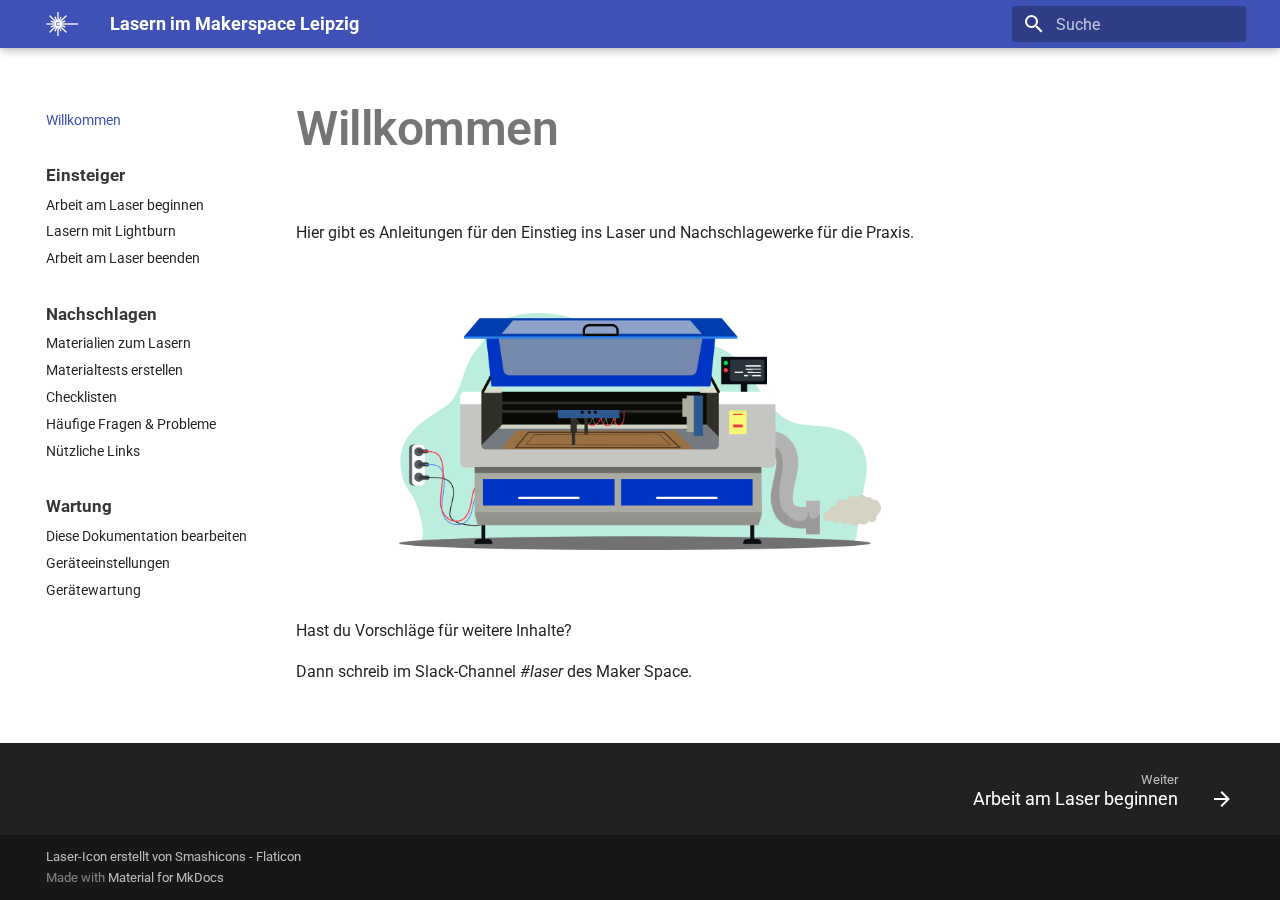
<file: index.html>
<!doctype html>
<html lang="de" class="no-js">
  <head>
    
      <meta charset="utf-8">
      <meta name="viewport" content="width=device-width,initial-scale=1">
      
      
      
      
      
        <link rel="next" href="einsteiger_ger%C3%A4testart.html">
      
      
      <link rel="icon" href="assets/images/favicon.png">
      <meta name="generator" content="mkdocs-1.5.3, mkdocs-material-9.5.6">
    
    
      
        <title>Lasern im Makerspace Leipzig</title>
      
    
    
      <link rel="stylesheet" href="assets/stylesheets/main.50c56a3b.min.css">
      
      


    
    
      
    
    
      
        
        
        <link rel="preconnect" href="https://fonts.gstatic.com" crossorigin>
        <link rel="stylesheet" href="https://fonts.googleapis.com/css?family=Roboto:300,300i,400,400i,700,700i%7CRoboto+Mono:400,400i,700,700i&display=fallback">
        <style>:root{--md-text-font:"Roboto";--md-code-font:"Roboto Mono"}</style>
      
    
    
      <link rel="stylesheet" href="style.css">
    
    <script>__md_scope=new URL(".",location),__md_hash=e=>[...e].reduce((e,_)=>(e<<5)-e+_.charCodeAt(0),0),__md_get=(e,_=localStorage,t=__md_scope)=>JSON.parse(_.getItem(t.pathname+"."+e)),__md_set=(e,_,t=localStorage,a=__md_scope)=>{try{t.setItem(a.pathname+"."+e,JSON.stringify(_))}catch(e){}}</script>
    
      

    
    
    
  </head>
  
  
    <body dir="ltr">
  
    
    <input class="md-toggle" data-md-toggle="drawer" type="checkbox" id="__drawer" autocomplete="off">
    <input class="md-toggle" data-md-toggle="search" type="checkbox" id="__search" autocomplete="off">
    <label class="md-overlay" for="__drawer"></label>
    <div data-md-component="skip">
      
        
        <a href="#willkommen" class="md-skip">
          Zum Inhalt
        </a>
      
    </div>
    <div data-md-component="announce">
      
    </div>
    
    
      

  

<header class="md-header md-header--shadow" data-md-component="header">
  <nav class="md-header__inner md-grid" aria-label="Kopfzeile">
    <a href="index.html" title="Lasern im Makerspace Leipzig" class="md-header__button md-logo" aria-label="Lasern im Makerspace Leipzig" data-md-component="logo">
      
  <img src="assets/Icon - Laser.png" alt="logo">

    </a>
    <label class="md-header__button md-icon" for="__drawer">
      
      <svg xmlns="http://www.w3.org/2000/svg" viewBox="0 0 24 24"><path d="M3 6h18v2H3V6m0 5h18v2H3v-2m0 5h18v2H3v-2Z"/></svg>
    </label>
    <div class="md-header__title" data-md-component="header-title">
      <div class="md-header__ellipsis">
        <div class="md-header__topic">
          <span class="md-ellipsis">
            Lasern im Makerspace Leipzig
          </span>
        </div>
        <div class="md-header__topic" data-md-component="header-topic">
          <span class="md-ellipsis">
            
              Willkommen
            
          </span>
        </div>
      </div>
    </div>
    
    
      <script>var media,input,key,value,palette=__md_get("__palette");if(palette&&palette.color){"(prefers-color-scheme)"===palette.color.media&&(media=matchMedia("(prefers-color-scheme: light)"),input=document.querySelector(media.matches?"[data-md-color-media='(prefers-color-scheme: light)']":"[data-md-color-media='(prefers-color-scheme: dark)']"),palette.color.media=input.getAttribute("data-md-color-media"),palette.color.scheme=input.getAttribute("data-md-color-scheme"),palette.color.primary=input.getAttribute("data-md-color-primary"),palette.color.accent=input.getAttribute("data-md-color-accent"));for([key,value]of Object.entries(palette.color))document.body.setAttribute("data-md-color-"+key,value)}</script>
    
    
    
      <label class="md-header__button md-icon" for="__search">
        
        <svg xmlns="http://www.w3.org/2000/svg" viewBox="0 0 24 24"><path d="M9.5 3A6.5 6.5 0 0 1 16 9.5c0 1.61-.59 3.09-1.56 4.23l.27.27h.79l5 5-1.5 1.5-5-5v-.79l-.27-.27A6.516 6.516 0 0 1 9.5 16 6.5 6.5 0 0 1 3 9.5 6.5 6.5 0 0 1 9.5 3m0 2C7 5 5 7 5 9.5S7 14 9.5 14 14 12 14 9.5 12 5 9.5 5Z"/></svg>
      </label>
      <div class="md-search" data-md-component="search" role="dialog">
  <label class="md-search__overlay" for="__search"></label>
  <div class="md-search__inner" role="search">
    <form class="md-search__form" name="search">
      <input type="text" class="md-search__input" name="query" aria-label="Suche" placeholder="Suche" autocapitalize="off" autocorrect="off" autocomplete="off" spellcheck="false" data-md-component="search-query" required>
      <label class="md-search__icon md-icon" for="__search">
        
        <svg xmlns="http://www.w3.org/2000/svg" viewBox="0 0 24 24"><path d="M9.5 3A6.5 6.5 0 0 1 16 9.5c0 1.61-.59 3.09-1.56 4.23l.27.27h.79l5 5-1.5 1.5-5-5v-.79l-.27-.27A6.516 6.516 0 0 1 9.5 16 6.5 6.5 0 0 1 3 9.5 6.5 6.5 0 0 1 9.5 3m0 2C7 5 5 7 5 9.5S7 14 9.5 14 14 12 14 9.5 12 5 9.5 5Z"/></svg>
        
        <svg xmlns="http://www.w3.org/2000/svg" viewBox="0 0 24 24"><path d="M20 11v2H8l5.5 5.5-1.42 1.42L4.16 12l7.92-7.92L13.5 5.5 8 11h12Z"/></svg>
      </label>
      <nav class="md-search__options" aria-label="Suche">
        
        <button type="reset" class="md-search__icon md-icon" title="Zurücksetzen" aria-label="Zurücksetzen" tabindex="-1">
          
          <svg xmlns="http://www.w3.org/2000/svg" viewBox="0 0 24 24"><path d="M19 6.41 17.59 5 12 10.59 6.41 5 5 6.41 10.59 12 5 17.59 6.41 19 12 13.41 17.59 19 19 17.59 13.41 12 19 6.41Z"/></svg>
        </button>
      </nav>
      
    </form>
    <div class="md-search__output">
      <div class="md-search__scrollwrap" data-md-scrollfix>
        <div class="md-search-result" data-md-component="search-result">
          <div class="md-search-result__meta">
            Suche wird initialisiert
          </div>
          <ol class="md-search-result__list" role="presentation"></ol>
        </div>
      </div>
    </div>
  </div>
</div>
    
    
  </nav>
  
</header>
    
    <div class="md-container" data-md-component="container">
      
      
        
          
        
      
      <main class="md-main" data-md-component="main">
        <div class="md-main__inner md-grid">
          
            
              
              <div class="md-sidebar md-sidebar--primary" data-md-component="sidebar" data-md-type="navigation" >
                <div class="md-sidebar__scrollwrap">
                  <div class="md-sidebar__inner">
                    



<nav class="md-nav md-nav--primary" aria-label="Navigation" data-md-level="0">
  <label class="md-nav__title" for="__drawer">
    <a href="index.html" title="Lasern im Makerspace Leipzig" class="md-nav__button md-logo" aria-label="Lasern im Makerspace Leipzig" data-md-component="logo">
      
  <img src="assets/Icon - Laser.png" alt="logo">

    </a>
    Lasern im Makerspace Leipzig
  </label>
  
  <ul class="md-nav__list" data-md-scrollfix>
    
      
      
  
  
    
  
  
  
    <li class="md-nav__item md-nav__item--active">
      
      <input class="md-nav__toggle md-toggle" type="checkbox" id="__toc">
      
      
        
      
      
      <a href="index.html" class="md-nav__link md-nav__link--active">
        
  
  <span class="md-ellipsis">
    Willkommen
  </span>
  

      </a>
      
    </li>
  

    
      
      
  
  
  
  
    
    
    
    
    
      
      
    
    <li class="md-nav__item md-nav__item--section md-nav__item--nested">
      
        
        
        
        <input class="md-nav__toggle md-toggle " type="checkbox" id="__nav_2" >
        
          
          <label class="md-nav__link" for="__nav_2" id="__nav_2_label" tabindex="">
            
  
  <span class="md-ellipsis">
    Einsteiger
  </span>
  

            <span class="md-nav__icon md-icon"></span>
          </label>
        
        <nav class="md-nav" data-md-level="1" aria-labelledby="__nav_2_label" aria-expanded="false">
          <label class="md-nav__title" for="__nav_2">
            <span class="md-nav__icon md-icon"></span>
            Einsteiger
          </label>
          <ul class="md-nav__list" data-md-scrollfix>
            
              
                
  
  
  
  
    <li class="md-nav__item">
      <a href="einsteiger_ger%C3%A4testart.html" class="md-nav__link">
        
  
  <span class="md-ellipsis">
    Arbeit am Laser beginnen
  </span>
  

      </a>
    </li>
  

              
            
              
                
  
  
  
  
    <li class="md-nav__item">
      <a href="einsteiger_lightburn_lasern.html" class="md-nav__link">
        
  
  <span class="md-ellipsis">
    Lasern mit Lightburn
  </span>
  

      </a>
    </li>
  

              
            
              
                
  
  
  
  
    <li class="md-nav__item">
      <a href="einsteiger_beenden.html" class="md-nav__link">
        
  
  <span class="md-ellipsis">
    Arbeit am Laser beenden
  </span>
  

      </a>
    </li>
  

              
            
          </ul>
        </nav>
      
    </li>
  

    
      
      
  
  
  
  
    
    
    
    
    
      
      
    
    <li class="md-nav__item md-nav__item--section md-nav__item--nested">
      
        
        
        
        <input class="md-nav__toggle md-toggle " type="checkbox" id="__nav_3" >
        
          
          <label class="md-nav__link" for="__nav_3" id="__nav_3_label" tabindex="">
            
  
  <span class="md-ellipsis">
    Nachschlagen
  </span>
  

            <span class="md-nav__icon md-icon"></span>
          </label>
        
        <nav class="md-nav" data-md-level="1" aria-labelledby="__nav_3_label" aria-expanded="false">
          <label class="md-nav__title" for="__nav_3">
            <span class="md-nav__icon md-icon"></span>
            Nachschlagen
          </label>
          <ul class="md-nav__list" data-md-scrollfix>
            
              
                
  
  
  
  
    <li class="md-nav__item">
      <a href="nachschlagen_materialliste.html" class="md-nav__link">
        
  
  <span class="md-ellipsis">
    Materialien zum Lasern
  </span>
  

      </a>
    </li>
  

              
            
              
                
  
  
  
  
    <li class="md-nav__item">
      <a href="nachschlagen_materialtest.html" class="md-nav__link">
        
  
  <span class="md-ellipsis">
    Materialtests erstellen
  </span>
  

      </a>
    </li>
  

              
            
              
                
  
  
  
  
    <li class="md-nav__item">
      <a href="nachschlagen_checklisten.html" class="md-nav__link">
        
  
  <span class="md-ellipsis">
    Checklisten
  </span>
  

      </a>
    </li>
  

              
            
              
                
  
  
  
  
    <li class="md-nav__item">
      <a href="nachschlagen_faq.html" class="md-nav__link">
        
  
  <span class="md-ellipsis">
    Häufige Fragen & Probleme
  </span>
  

      </a>
    </li>
  

              
            
              
                
  
  
  
  
    <li class="md-nav__item">
      <a href="nachschlagen_links.html" class="md-nav__link">
        
  
  <span class="md-ellipsis">
    Nützliche Links
  </span>
  

      </a>
    </li>
  

              
            
          </ul>
        </nav>
      
    </li>
  

    
      
      
  
  
  
  
    
    
    
    
    
      
      
    
    <li class="md-nav__item md-nav__item--section md-nav__item--nested">
      
        
        
        
        <input class="md-nav__toggle md-toggle " type="checkbox" id="__nav_4" >
        
          
          <label class="md-nav__link" for="__nav_4" id="__nav_4_label" tabindex="">
            
  
  <span class="md-ellipsis">
    Wartung
  </span>
  

            <span class="md-nav__icon md-icon"></span>
          </label>
        
        <nav class="md-nav" data-md-level="1" aria-labelledby="__nav_4_label" aria-expanded="false">
          <label class="md-nav__title" for="__nav_4">
            <span class="md-nav__icon md-icon"></span>
            Wartung
          </label>
          <ul class="md-nav__list" data-md-scrollfix>
            
              
                
  
  
  
  
    <li class="md-nav__item">
      <a href="wartung_dokumentation.html" class="md-nav__link">
        
  
  <span class="md-ellipsis">
    Diese Dokumentation bearbeiten
  </span>
  

      </a>
    </li>
  

              
            
              
                
  
  
  
  
    <li class="md-nav__item">
      <a href="wartung_ger%C3%A4teeinstellungen.html" class="md-nav__link">
        
  
  <span class="md-ellipsis">
    Geräteeinstellungen
  </span>
  

      </a>
    </li>
  

              
            
              
                
  
  
  
  
    <li class="md-nav__item">
      <a href="wartung_ger%C3%A4tewartung.html" class="md-nav__link">
        
  
  <span class="md-ellipsis">
    Gerätewartung
  </span>
  

      </a>
    </li>
  

              
            
          </ul>
        </nav>
      
    </li>
  

    
  </ul>
</nav>
                  </div>
                </div>
              </div>
            
            
              
              <div class="md-sidebar md-sidebar--secondary" data-md-component="sidebar" data-md-type="toc" >
                <div class="md-sidebar__scrollwrap">
                  <div class="md-sidebar__inner">
                    

<nav class="md-nav md-nav--secondary" aria-label="Inhaltsverzeichnis">
  
  
  
    
  
  
</nav>
                  </div>
                </div>
              </div>
            
          
          
            <div class="md-content" data-md-component="content">
              <article class="md-content__inner md-typeset">
                
                  


<h1 id="willkommen">Willkommen</h1>
<p>Hier gibt es Anleitungen für den Einstieg ins Laser und Nachschlagewerke für die Praxis.</p>
<p><br><br>
<img alt="img70" src="assets/Grafik%20-%20Lasercutter.png" /></p>
<p><br><br>
Hast du Vorschläge für weitere Inhalte?</p>
<p>Dann schreib im Slack-Channel <em>#laser</em> des Maker Space.</p>












                
              </article>
            </div>
          
          
<script>var target=document.getElementById(location.hash.slice(1));target&&target.name&&(target.checked=target.name.startsWith("__tabbed_"))</script>
        </div>
        
      </main>
      
        <footer class="md-footer">
  
    
      
      <nav class="md-footer__inner md-grid" aria-label="Fußzeile" >
        
        
          
          <a href="einsteiger_ger%C3%A4testart.html" class="md-footer__link md-footer__link--next" aria-label="Weiter: Arbeit am Laser beginnen">
            <div class="md-footer__title">
              <span class="md-footer__direction">
                Weiter
              </span>
              <div class="md-ellipsis">
                Arbeit am Laser beginnen
              </div>
            </div>
            <div class="md-footer__button md-icon">
              
              <svg xmlns="http://www.w3.org/2000/svg" viewBox="0 0 24 24"><path d="M4 11v2h12l-5.5 5.5 1.42 1.42L19.84 12l-7.92-7.92L10.5 5.5 16 11H4Z"/></svg>
            </div>
          </a>
        
      </nav>
    
  
  <div class="md-footer-meta md-typeset">
    <div class="md-footer-meta__inner md-grid">
      <div class="md-copyright">
  
    <div class="md-copyright__highlight">
      <a href="https://www.flaticon.com/de/kostenlose-icons/laser-behandlung" target="_blank" title="Laser-Icon">Laser-Icon erstellt von Smashicons - Flaticon</a>
    </div>
  
  
    Made with
    <a href="https://squidfunk.github.io/mkdocs-material/" target="_blank" rel="noopener">
      Material for MkDocs
    </a>
  
</div>
      
    </div>
  </div>
</footer>
      
    </div>
    <div class="md-dialog" data-md-component="dialog">
      <div class="md-dialog__inner md-typeset"></div>
    </div>
    
    
    <script id="__config" type="application/json">{"base": ".", "features": ["navigation.sections", "navigation.footer"], "search": "assets/javascripts/workers/search.b8dbb3d2.min.js", "translations": {"clipboard.copied": "In Zwischenablage kopiert", "clipboard.copy": "In Zwischenablage kopieren", "search.result.more.one": "1 weiteres Suchergebnis auf dieser Seite", "search.result.more.other": "# weitere Suchergebnisse auf dieser Seite", "search.result.none": "Keine Suchergebnisse", "search.result.one": "1 Suchergebnis", "search.result.other": "# Suchergebnisse", "search.result.placeholder": "Suchbegriff eingeben", "search.result.term.missing": "Es fehlt", "select.version": "Version ausw\u00e4hlen"}}</script>
    
    
      <script src="assets/javascripts/bundle.e1c3ead8.min.js"></script>
      
    
  </body>
</html>
</file>
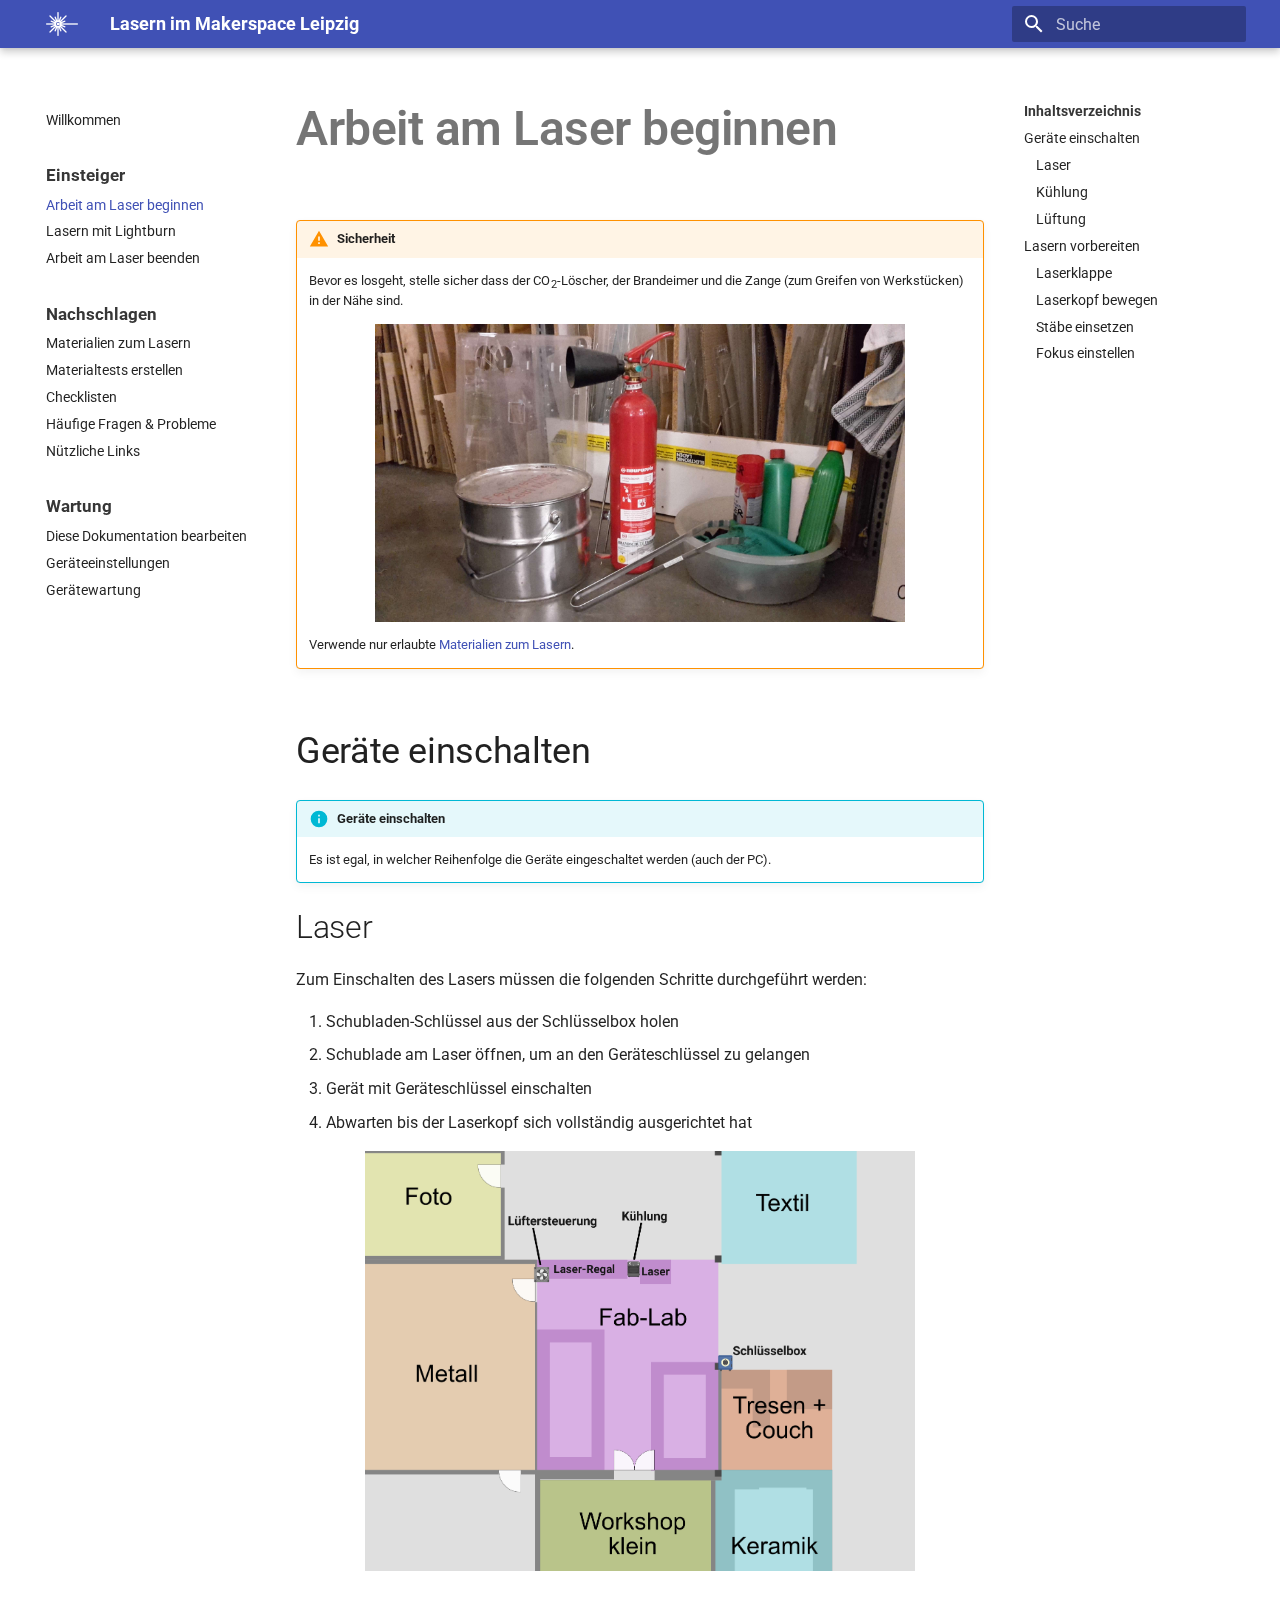
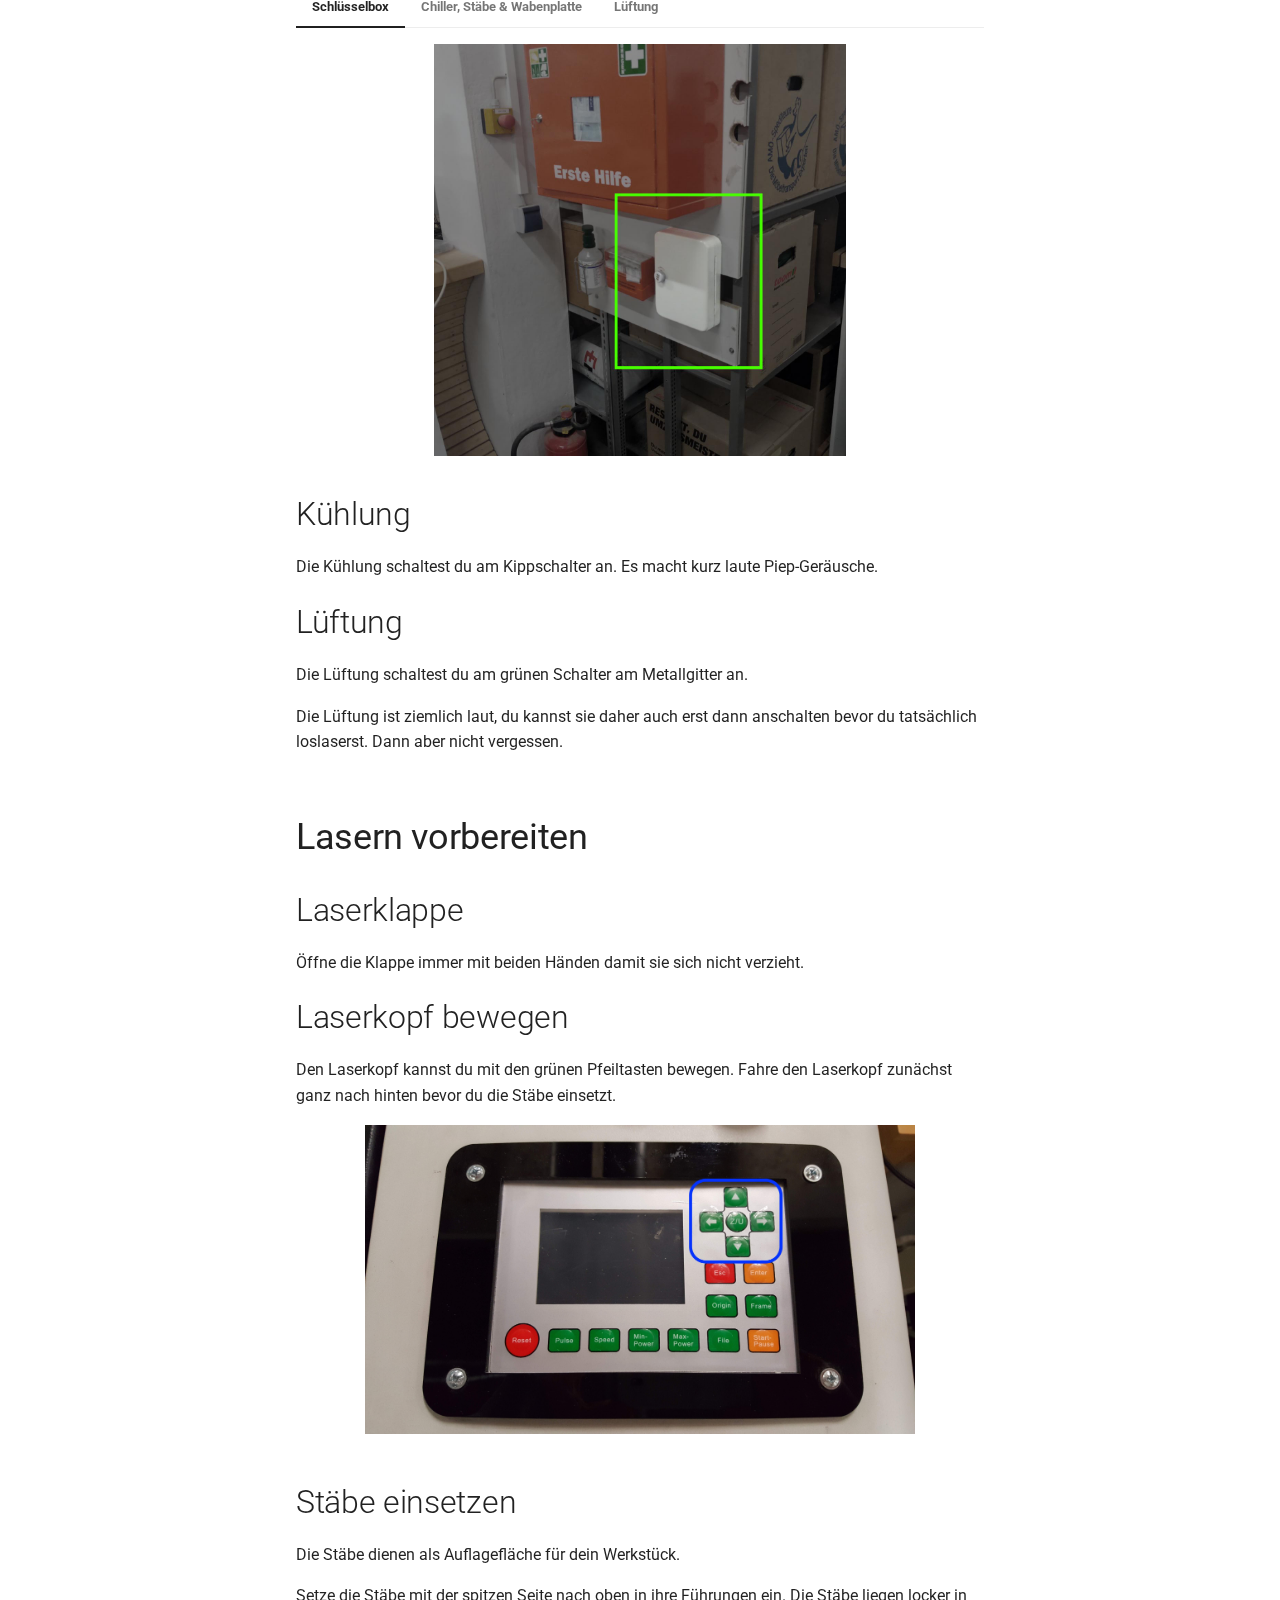
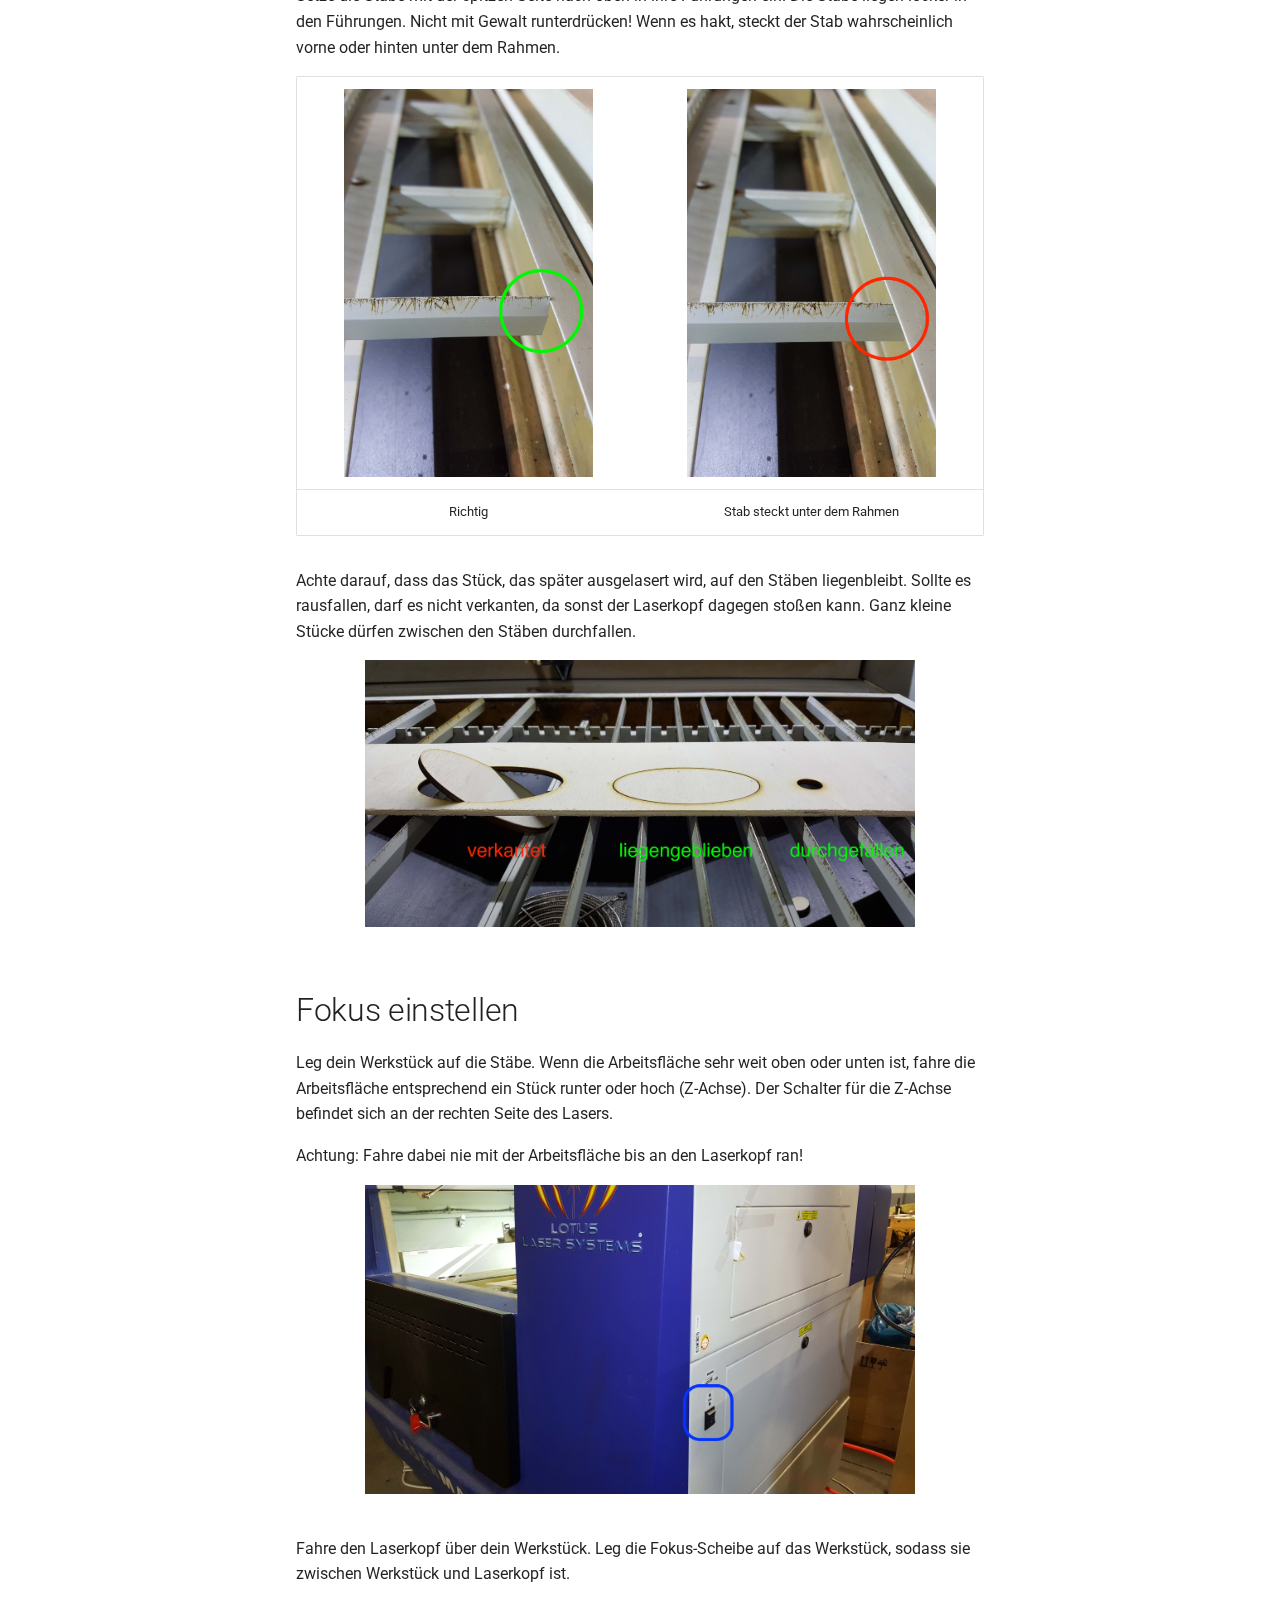
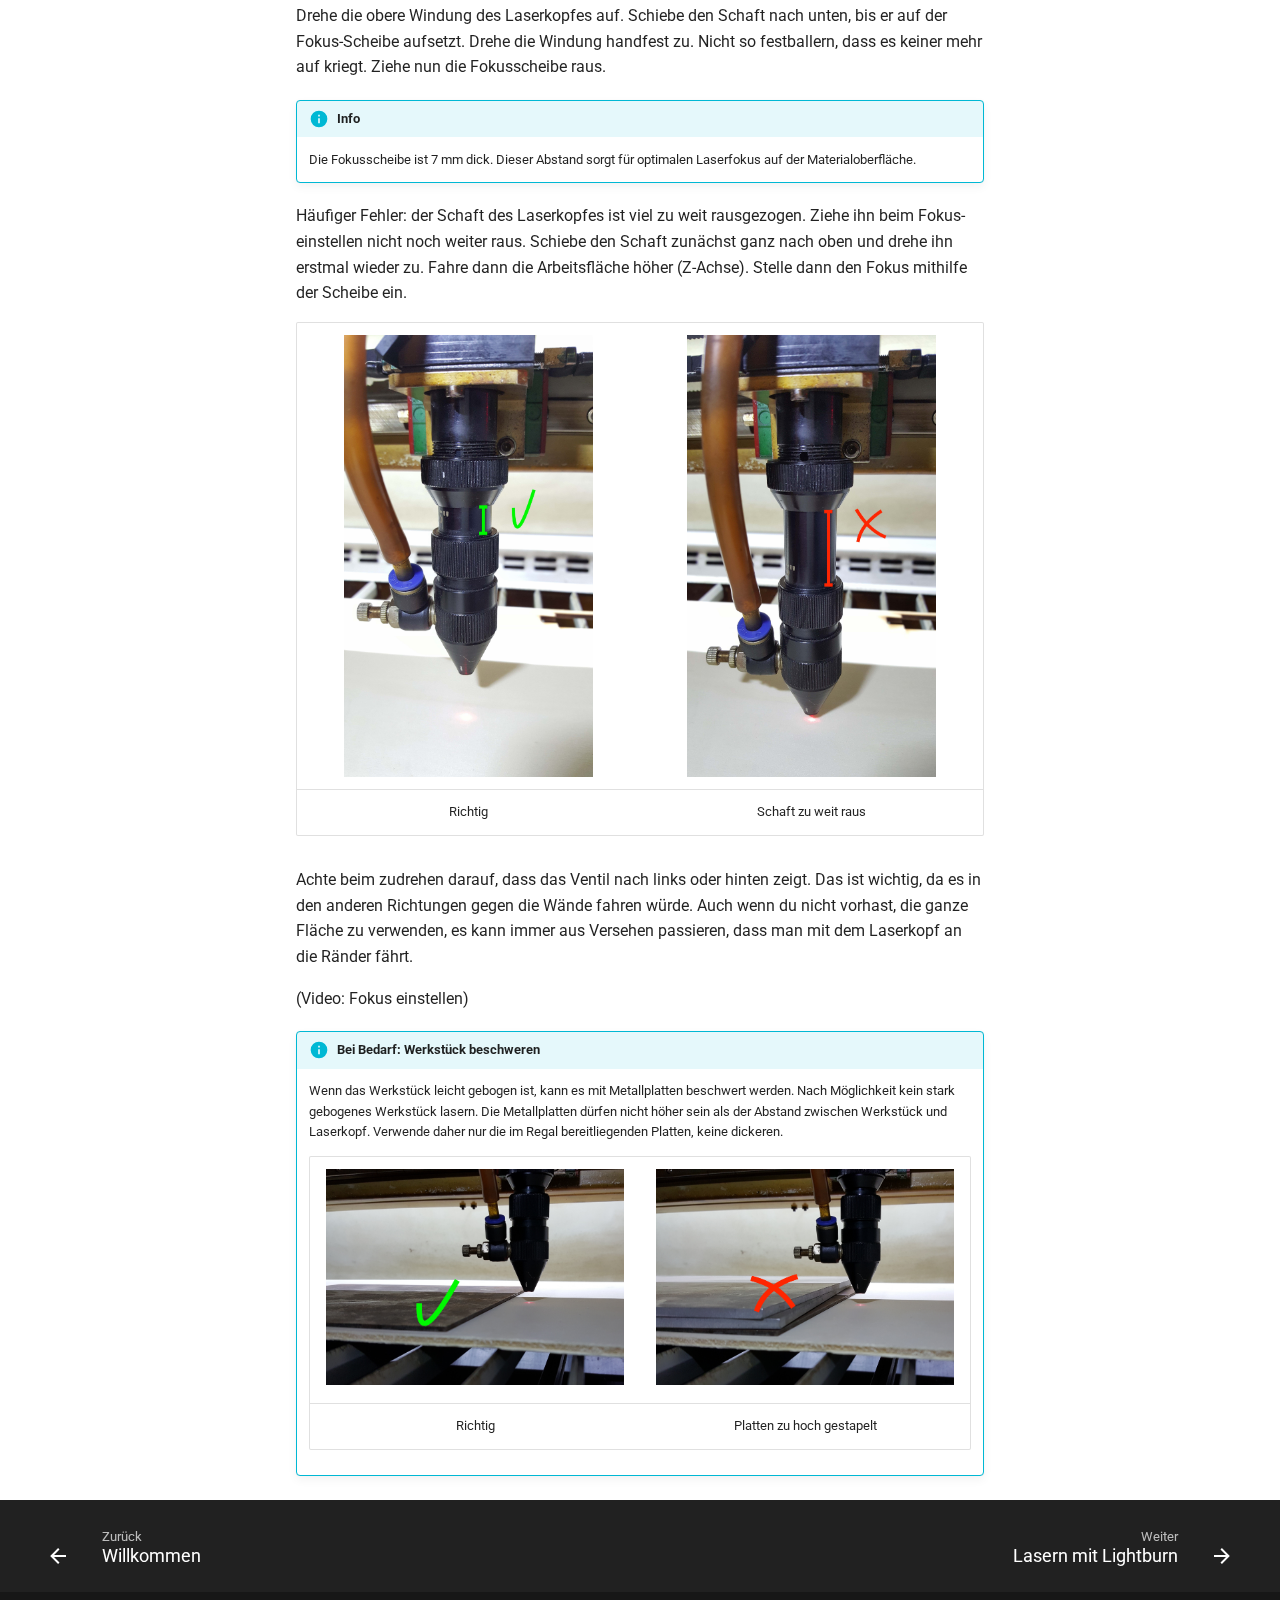
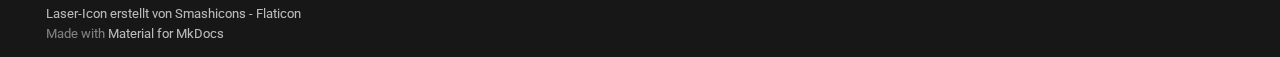
<file: einsteiger_gerätestart.html>
<!doctype html>
<html lang="de" class="no-js">
  <head>
    
      <meta charset="utf-8">
      <meta name="viewport" content="width=device-width,initial-scale=1">
      
      
      
      
        <link rel="prev" href="index.html">
      
      
        <link rel="next" href="einsteiger_lightburn_lasern.html">
      
      
      <link rel="icon" href="assets/images/favicon.png">
      <meta name="generator" content="mkdocs-1.5.3, mkdocs-material-9.5.6">
    
    
      
        <title>Arbeit am Laser beginnen - Lasern im Makerspace Leipzig</title>
      
    
    
      <link rel="stylesheet" href="assets/stylesheets/main.50c56a3b.min.css">
      
      


    
    
      
    
    
      
        
        
        <link rel="preconnect" href="https://fonts.gstatic.com" crossorigin>
        <link rel="stylesheet" href="https://fonts.googleapis.com/css?family=Roboto:300,300i,400,400i,700,700i%7CRoboto+Mono:400,400i,700,700i&display=fallback">
        <style>:root{--md-text-font:"Roboto";--md-code-font:"Roboto Mono"}</style>
      
    
    
      <link rel="stylesheet" href="style.css">
    
    <script>__md_scope=new URL(".",location),__md_hash=e=>[...e].reduce((e,_)=>(e<<5)-e+_.charCodeAt(0),0),__md_get=(e,_=localStorage,t=__md_scope)=>JSON.parse(_.getItem(t.pathname+"."+e)),__md_set=(e,_,t=localStorage,a=__md_scope)=>{try{t.setItem(a.pathname+"."+e,JSON.stringify(_))}catch(e){}}</script>
    
      

    
    
    
  </head>
  
  
    <body dir="ltr">
  
    
    <input class="md-toggle" data-md-toggle="drawer" type="checkbox" id="__drawer" autocomplete="off">
    <input class="md-toggle" data-md-toggle="search" type="checkbox" id="__search" autocomplete="off">
    <label class="md-overlay" for="__drawer"></label>
    <div data-md-component="skip">
      
        
        <a href="#arbeit-am-laser-beginnen" class="md-skip">
          Zum Inhalt
        </a>
      
    </div>
    <div data-md-component="announce">
      
    </div>
    
    
      

  

<header class="md-header md-header--shadow" data-md-component="header">
  <nav class="md-header__inner md-grid" aria-label="Kopfzeile">
    <a href="index.html" title="Lasern im Makerspace Leipzig" class="md-header__button md-logo" aria-label="Lasern im Makerspace Leipzig" data-md-component="logo">
      
  <img src="assets/Icon - Laser.png" alt="logo">

    </a>
    <label class="md-header__button md-icon" for="__drawer">
      
      <svg xmlns="http://www.w3.org/2000/svg" viewBox="0 0 24 24"><path d="M3 6h18v2H3V6m0 5h18v2H3v-2m0 5h18v2H3v-2Z"/></svg>
    </label>
    <div class="md-header__title" data-md-component="header-title">
      <div class="md-header__ellipsis">
        <div class="md-header__topic">
          <span class="md-ellipsis">
            Lasern im Makerspace Leipzig
          </span>
        </div>
        <div class="md-header__topic" data-md-component="header-topic">
          <span class="md-ellipsis">
            
              Arbeit am Laser beginnen
            
          </span>
        </div>
      </div>
    </div>
    
    
      <script>var media,input,key,value,palette=__md_get("__palette");if(palette&&palette.color){"(prefers-color-scheme)"===palette.color.media&&(media=matchMedia("(prefers-color-scheme: light)"),input=document.querySelector(media.matches?"[data-md-color-media='(prefers-color-scheme: light)']":"[data-md-color-media='(prefers-color-scheme: dark)']"),palette.color.media=input.getAttribute("data-md-color-media"),palette.color.scheme=input.getAttribute("data-md-color-scheme"),palette.color.primary=input.getAttribute("data-md-color-primary"),palette.color.accent=input.getAttribute("data-md-color-accent"));for([key,value]of Object.entries(palette.color))document.body.setAttribute("data-md-color-"+key,value)}</script>
    
    
    
      <label class="md-header__button md-icon" for="__search">
        
        <svg xmlns="http://www.w3.org/2000/svg" viewBox="0 0 24 24"><path d="M9.5 3A6.5 6.5 0 0 1 16 9.5c0 1.61-.59 3.09-1.56 4.23l.27.27h.79l5 5-1.5 1.5-5-5v-.79l-.27-.27A6.516 6.516 0 0 1 9.5 16 6.5 6.5 0 0 1 3 9.5 6.5 6.5 0 0 1 9.5 3m0 2C7 5 5 7 5 9.5S7 14 9.5 14 14 12 14 9.5 12 5 9.5 5Z"/></svg>
      </label>
      <div class="md-search" data-md-component="search" role="dialog">
  <label class="md-search__overlay" for="__search"></label>
  <div class="md-search__inner" role="search">
    <form class="md-search__form" name="search">
      <input type="text" class="md-search__input" name="query" aria-label="Suche" placeholder="Suche" autocapitalize="off" autocorrect="off" autocomplete="off" spellcheck="false" data-md-component="search-query" required>
      <label class="md-search__icon md-icon" for="__search">
        
        <svg xmlns="http://www.w3.org/2000/svg" viewBox="0 0 24 24"><path d="M9.5 3A6.5 6.5 0 0 1 16 9.5c0 1.61-.59 3.09-1.56 4.23l.27.27h.79l5 5-1.5 1.5-5-5v-.79l-.27-.27A6.516 6.516 0 0 1 9.5 16 6.5 6.5 0 0 1 3 9.5 6.5 6.5 0 0 1 9.5 3m0 2C7 5 5 7 5 9.5S7 14 9.5 14 14 12 14 9.5 12 5 9.5 5Z"/></svg>
        
        <svg xmlns="http://www.w3.org/2000/svg" viewBox="0 0 24 24"><path d="M20 11v2H8l5.5 5.5-1.42 1.42L4.16 12l7.92-7.92L13.5 5.5 8 11h12Z"/></svg>
      </label>
      <nav class="md-search__options" aria-label="Suche">
        
        <button type="reset" class="md-search__icon md-icon" title="Zurücksetzen" aria-label="Zurücksetzen" tabindex="-1">
          
          <svg xmlns="http://www.w3.org/2000/svg" viewBox="0 0 24 24"><path d="M19 6.41 17.59 5 12 10.59 6.41 5 5 6.41 10.59 12 5 17.59 6.41 19 12 13.41 17.59 19 19 17.59 13.41 12 19 6.41Z"/></svg>
        </button>
      </nav>
      
    </form>
    <div class="md-search__output">
      <div class="md-search__scrollwrap" data-md-scrollfix>
        <div class="md-search-result" data-md-component="search-result">
          <div class="md-search-result__meta">
            Suche wird initialisiert
          </div>
          <ol class="md-search-result__list" role="presentation"></ol>
        </div>
      </div>
    </div>
  </div>
</div>
    
    
  </nav>
  
</header>
    
    <div class="md-container" data-md-component="container">
      
      
        
          
        
      
      <main class="md-main" data-md-component="main">
        <div class="md-main__inner md-grid">
          
            
              
              <div class="md-sidebar md-sidebar--primary" data-md-component="sidebar" data-md-type="navigation" >
                <div class="md-sidebar__scrollwrap">
                  <div class="md-sidebar__inner">
                    



<nav class="md-nav md-nav--primary" aria-label="Navigation" data-md-level="0">
  <label class="md-nav__title" for="__drawer">
    <a href="index.html" title="Lasern im Makerspace Leipzig" class="md-nav__button md-logo" aria-label="Lasern im Makerspace Leipzig" data-md-component="logo">
      
  <img src="assets/Icon - Laser.png" alt="logo">

    </a>
    Lasern im Makerspace Leipzig
  </label>
  
  <ul class="md-nav__list" data-md-scrollfix>
    
      
      
  
  
  
  
    <li class="md-nav__item">
      <a href="index.html" class="md-nav__link">
        
  
  <span class="md-ellipsis">
    Willkommen
  </span>
  

      </a>
    </li>
  

    
      
      
  
  
    
  
  
  
    
    
    
    
    
      
      
    
    <li class="md-nav__item md-nav__item--active md-nav__item--section md-nav__item--nested">
      
        
        
        
        <input class="md-nav__toggle md-toggle " type="checkbox" id="__nav_2" checked>
        
          
          <label class="md-nav__link" for="__nav_2" id="__nav_2_label" tabindex="">
            
  
  <span class="md-ellipsis">
    Einsteiger
  </span>
  

            <span class="md-nav__icon md-icon"></span>
          </label>
        
        <nav class="md-nav" data-md-level="1" aria-labelledby="__nav_2_label" aria-expanded="true">
          <label class="md-nav__title" for="__nav_2">
            <span class="md-nav__icon md-icon"></span>
            Einsteiger
          </label>
          <ul class="md-nav__list" data-md-scrollfix>
            
              
                
  
  
    
  
  
  
    <li class="md-nav__item md-nav__item--active">
      
      <input class="md-nav__toggle md-toggle" type="checkbox" id="__toc">
      
      
        
      
      
        <label class="md-nav__link md-nav__link--active" for="__toc">
          
  
  <span class="md-ellipsis">
    Arbeit am Laser beginnen
  </span>
  

          <span class="md-nav__icon md-icon"></span>
        </label>
      
      <a href="einsteiger_ger%C3%A4testart.html" class="md-nav__link md-nav__link--active">
        
  
  <span class="md-ellipsis">
    Arbeit am Laser beginnen
  </span>
  

      </a>
      
        

<nav class="md-nav md-nav--secondary" aria-label="Inhaltsverzeichnis">
  
  
  
    
  
  
    <label class="md-nav__title" for="__toc">
      <span class="md-nav__icon md-icon"></span>
      Inhaltsverzeichnis
    </label>
    <ul class="md-nav__list" data-md-component="toc" data-md-scrollfix>
      
        <li class="md-nav__item">
  <a href="#gerate-einschalten" class="md-nav__link">
    <span class="md-ellipsis">
      Geräte einschalten
    </span>
  </a>
  
    <nav class="md-nav" aria-label="Geräte einschalten">
      <ul class="md-nav__list">
        
          <li class="md-nav__item">
  <a href="#laser" class="md-nav__link">
    <span class="md-ellipsis">
      Laser
    </span>
  </a>
  
</li>
        
          <li class="md-nav__item">
  <a href="#kuhlung" class="md-nav__link">
    <span class="md-ellipsis">
      Kühlung
    </span>
  </a>
  
</li>
        
          <li class="md-nav__item">
  <a href="#luftung" class="md-nav__link">
    <span class="md-ellipsis">
      Lüftung
    </span>
  </a>
  
</li>
        
      </ul>
    </nav>
  
</li>
      
        <li class="md-nav__item">
  <a href="#lasern-vorbereiten" class="md-nav__link">
    <span class="md-ellipsis">
      Lasern vorbereiten
    </span>
  </a>
  
    <nav class="md-nav" aria-label="Lasern vorbereiten">
      <ul class="md-nav__list">
        
          <li class="md-nav__item">
  <a href="#laserklappe" class="md-nav__link">
    <span class="md-ellipsis">
      Laserklappe
    </span>
  </a>
  
</li>
        
          <li class="md-nav__item">
  <a href="#laserkopf-bewegen" class="md-nav__link">
    <span class="md-ellipsis">
      Laserkopf bewegen
    </span>
  </a>
  
</li>
        
          <li class="md-nav__item">
  <a href="#stabe-einsetzen" class="md-nav__link">
    <span class="md-ellipsis">
      Stäbe einsetzen
    </span>
  </a>
  
</li>
        
          <li class="md-nav__item">
  <a href="#fokus-einstellen" class="md-nav__link">
    <span class="md-ellipsis">
      Fokus einstellen
    </span>
  </a>
  
</li>
        
      </ul>
    </nav>
  
</li>
      
    </ul>
  
</nav>
      
    </li>
  

              
            
              
                
  
  
  
  
    <li class="md-nav__item">
      <a href="einsteiger_lightburn_lasern.html" class="md-nav__link">
        
  
  <span class="md-ellipsis">
    Lasern mit Lightburn
  </span>
  

      </a>
    </li>
  

              
            
              
                
  
  
  
  
    <li class="md-nav__item">
      <a href="einsteiger_beenden.html" class="md-nav__link">
        
  
  <span class="md-ellipsis">
    Arbeit am Laser beenden
  </span>
  

      </a>
    </li>
  

              
            
          </ul>
        </nav>
      
    </li>
  

    
      
      
  
  
  
  
    
    
    
    
    
      
      
    
    <li class="md-nav__item md-nav__item--section md-nav__item--nested">
      
        
        
        
        <input class="md-nav__toggle md-toggle " type="checkbox" id="__nav_3" >
        
          
          <label class="md-nav__link" for="__nav_3" id="__nav_3_label" tabindex="">
            
  
  <span class="md-ellipsis">
    Nachschlagen
  </span>
  

            <span class="md-nav__icon md-icon"></span>
          </label>
        
        <nav class="md-nav" data-md-level="1" aria-labelledby="__nav_3_label" aria-expanded="false">
          <label class="md-nav__title" for="__nav_3">
            <span class="md-nav__icon md-icon"></span>
            Nachschlagen
          </label>
          <ul class="md-nav__list" data-md-scrollfix>
            
              
                
  
  
  
  
    <li class="md-nav__item">
      <a href="nachschlagen_materialliste.html" class="md-nav__link">
        
  
  <span class="md-ellipsis">
    Materialien zum Lasern
  </span>
  

      </a>
    </li>
  

              
            
              
                
  
  
  
  
    <li class="md-nav__item">
      <a href="nachschlagen_materialtest.html" class="md-nav__link">
        
  
  <span class="md-ellipsis">
    Materialtests erstellen
  </span>
  

      </a>
    </li>
  

              
            
              
                
  
  
  
  
    <li class="md-nav__item">
      <a href="nachschlagen_checklisten.html" class="md-nav__link">
        
  
  <span class="md-ellipsis">
    Checklisten
  </span>
  

      </a>
    </li>
  

              
            
              
                
  
  
  
  
    <li class="md-nav__item">
      <a href="nachschlagen_faq.html" class="md-nav__link">
        
  
  <span class="md-ellipsis">
    Häufige Fragen & Probleme
  </span>
  

      </a>
    </li>
  

              
            
              
                
  
  
  
  
    <li class="md-nav__item">
      <a href="nachschlagen_links.html" class="md-nav__link">
        
  
  <span class="md-ellipsis">
    Nützliche Links
  </span>
  

      </a>
    </li>
  

              
            
          </ul>
        </nav>
      
    </li>
  

    
      
      
  
  
  
  
    
    
    
    
    
      
      
    
    <li class="md-nav__item md-nav__item--section md-nav__item--nested">
      
        
        
        
        <input class="md-nav__toggle md-toggle " type="checkbox" id="__nav_4" >
        
          
          <label class="md-nav__link" for="__nav_4" id="__nav_4_label" tabindex="">
            
  
  <span class="md-ellipsis">
    Wartung
  </span>
  

            <span class="md-nav__icon md-icon"></span>
          </label>
        
        <nav class="md-nav" data-md-level="1" aria-labelledby="__nav_4_label" aria-expanded="false">
          <label class="md-nav__title" for="__nav_4">
            <span class="md-nav__icon md-icon"></span>
            Wartung
          </label>
          <ul class="md-nav__list" data-md-scrollfix>
            
              
                
  
  
  
  
    <li class="md-nav__item">
      <a href="wartung_dokumentation.html" class="md-nav__link">
        
  
  <span class="md-ellipsis">
    Diese Dokumentation bearbeiten
  </span>
  

      </a>
    </li>
  

              
            
              
                
  
  
  
  
    <li class="md-nav__item">
      <a href="wartung_ger%C3%A4teeinstellungen.html" class="md-nav__link">
        
  
  <span class="md-ellipsis">
    Geräteeinstellungen
  </span>
  

      </a>
    </li>
  

              
            
              
                
  
  
  
  
    <li class="md-nav__item">
      <a href="wartung_ger%C3%A4tewartung.html" class="md-nav__link">
        
  
  <span class="md-ellipsis">
    Gerätewartung
  </span>
  

      </a>
    </li>
  

              
            
          </ul>
        </nav>
      
    </li>
  

    
  </ul>
</nav>
                  </div>
                </div>
              </div>
            
            
              
              <div class="md-sidebar md-sidebar--secondary" data-md-component="sidebar" data-md-type="toc" >
                <div class="md-sidebar__scrollwrap">
                  <div class="md-sidebar__inner">
                    

<nav class="md-nav md-nav--secondary" aria-label="Inhaltsverzeichnis">
  
  
  
    
  
  
    <label class="md-nav__title" for="__toc">
      <span class="md-nav__icon md-icon"></span>
      Inhaltsverzeichnis
    </label>
    <ul class="md-nav__list" data-md-component="toc" data-md-scrollfix>
      
        <li class="md-nav__item">
  <a href="#gerate-einschalten" class="md-nav__link">
    <span class="md-ellipsis">
      Geräte einschalten
    </span>
  </a>
  
    <nav class="md-nav" aria-label="Geräte einschalten">
      <ul class="md-nav__list">
        
          <li class="md-nav__item">
  <a href="#laser" class="md-nav__link">
    <span class="md-ellipsis">
      Laser
    </span>
  </a>
  
</li>
        
          <li class="md-nav__item">
  <a href="#kuhlung" class="md-nav__link">
    <span class="md-ellipsis">
      Kühlung
    </span>
  </a>
  
</li>
        
          <li class="md-nav__item">
  <a href="#luftung" class="md-nav__link">
    <span class="md-ellipsis">
      Lüftung
    </span>
  </a>
  
</li>
        
      </ul>
    </nav>
  
</li>
      
        <li class="md-nav__item">
  <a href="#lasern-vorbereiten" class="md-nav__link">
    <span class="md-ellipsis">
      Lasern vorbereiten
    </span>
  </a>
  
    <nav class="md-nav" aria-label="Lasern vorbereiten">
      <ul class="md-nav__list">
        
          <li class="md-nav__item">
  <a href="#laserklappe" class="md-nav__link">
    <span class="md-ellipsis">
      Laserklappe
    </span>
  </a>
  
</li>
        
          <li class="md-nav__item">
  <a href="#laserkopf-bewegen" class="md-nav__link">
    <span class="md-ellipsis">
      Laserkopf bewegen
    </span>
  </a>
  
</li>
        
          <li class="md-nav__item">
  <a href="#stabe-einsetzen" class="md-nav__link">
    <span class="md-ellipsis">
      Stäbe einsetzen
    </span>
  </a>
  
</li>
        
          <li class="md-nav__item">
  <a href="#fokus-einstellen" class="md-nav__link">
    <span class="md-ellipsis">
      Fokus einstellen
    </span>
  </a>
  
</li>
        
      </ul>
    </nav>
  
</li>
      
    </ul>
  
</nav>
                  </div>
                </div>
              </div>
            
          
          
            <div class="md-content" data-md-component="content">
              <article class="md-content__inner md-typeset">
                
                  


<h1 id="arbeit-am-laser-beginnen">Arbeit am Laser beginnen</h1>
<div class="admonition warning">
<p class="admonition-title">Sicherheit</p>
<p>Bevor es losgeht, stelle sicher dass der CO<sub>2</sub>-Löscher, der Brandeimer und die Zange (zum Greifen von Werkstücken) in der Nähe sind.</p>
<p><img alt="img80" src="assets/fotoSicherheit.jpg" /></p>
<p>Verwende nur erlaubte <a href="nachschlagen_materialliste.html">Materialien zum Lasern</a>.</p>
</div>
<h2 id="gerate-einschalten">Geräte einschalten</h2>
<div class="admonition info">
<p class="admonition-title">Geräte einschalten</p>
<p>Es ist egal, in welcher Reihenfolge die Geräte eingeschaltet werden (auch der PC).</p>
</div>
<h3 id="laser">Laser</h3>
<p>Zum Einschalten des Lasers müssen die folgenden Schritte durchgeführt werden:</p>
<ol>
<li>Schubladen-Schlüssel aus der Schlüsselbox holen</li>
<li>Schublade am Laser öffnen, um an den Geräteschlüssel zu gelangen</li>
<li>Gerät mit Geräteschlüssel einschalten</li>
<li>Abwarten bis der Laserkopf sich vollständig ausgerichtet hat</li>
</ol>
<p><img alt="img80" src="assets/Grafik%20-%20Lageplan.png" /></p>
<div class="tabbed-set tabbed-alternate" data-tabs="1:3"><input checked="checked" id="__tabbed_1_1" name="__tabbed_1" type="radio" /><input id="__tabbed_1_2" name="__tabbed_1" type="radio" /><input id="__tabbed_1_3" name="__tabbed_1" type="radio" /><div class="tabbed-labels"><label for="__tabbed_1_1">Schlüsselbox</label><label for="__tabbed_1_2">Chiller, Stäbe &amp; Wabenplatte</label><label for="__tabbed_1_3">Lüftung</label></div>
<div class="tabbed-content">
<div class="tabbed-block">
<p><img alt="img60" src="assets/Foto%20-%20Safe.jpg" /></p>
</div>
<div class="tabbed-block">
<p><img alt="img60" src="assets/Foto%20-%20Chiller.jpg" /></p>
</div>
<div class="tabbed-block">
<p><img alt="img60" src="assets/Foto%20-%20L%C3%BCftung.jpg" /></p>
</div>
</div>
</div>
<h3 id="kuhlung">Kühlung</h3>
<p>Die Kühlung schaltest du am Kippschalter an. Es macht kurz laute Piep-Geräusche.</p>
<h3 id="luftung">Lüftung</h3>
<p>Die Lüftung schaltest du am grünen Schalter am Metallgitter an.</p>
<p>Die Lüftung ist ziemlich laut, du kannst sie daher auch erst dann anschalten bevor du tatsächlich loslaserst. Dann aber nicht vergessen.</p>
<p><br></p>
<h2 id="lasern-vorbereiten">Lasern vorbereiten</h2>
<h3 id="laserklappe">Laserklappe</h3>
<p>Öffne die Klappe immer mit beiden Händen damit sie sich nicht verzieht.</p>
<h3 id="laserkopf-bewegen">Laserkopf bewegen</h3>
<p>Den Laserkopf kannst du mit den grünen Pfeiltasten bewegen. Fahre den Laserkopf zunächst ganz nach hinten bevor du die Stäbe einsetzt.</p>
<p><img alt="img80" src="assets/fotoLasertasten.jpg" />
<br></p>
<h3 id="stabe-einsetzen">Stäbe einsetzen</h3>
<p>Die Stäbe dienen als Auflagefläche für dein Werkstück.</p>
<p>Setze die Stäbe mit der spitzen Seite nach oben in ihre Führungen ein. Die Stäbe liegen locker in den Führungen. Nicht mit Gewalt runterdrücken! Wenn es hakt, steckt der Stab wahrscheinlich vorne oder hinten unter dem Rahmen.</p>
<table>
<thead>
<tr>
<th><img alt="img80" src="assets/fotoStabRichtig.jpg" /></th>
<th style="text-align: center;"><img alt="img80" src="assets/fotoStabFalsch.jpg" /></th>
</tr>
</thead>
<tbody>
<tr>
<td><p style="text-align: center;">Richtig</p></td>
<td style="text-align: center;"><p style="text-align: center;">Stab steckt unter dem Rahmen</p></td>
</tr>
</tbody>
</table>
<p>Achte darauf, dass das Stück, das später ausgelasert wird, auf den Stäben liegenbleibt. Sollte es rausfallen, darf es nicht verkanten, da sonst der Laserkopf dagegen stoßen kann. Ganz kleine Stücke dürfen zwischen den Stäben durchfallen.</p>
<p><img alt="img80" src="assets/fotoVerkantet.jpg" /></p>
<p><br></p>
<h3 id="fokus-einstellen">Fokus einstellen</h3>
<p>Leg dein Werkstück auf die Stäbe. Wenn die Arbeitsfläche sehr weit oben oder unten ist, fahre die Arbeitsfläche entsprechend ein Stück runter oder hoch (Z-Achse). Der Schalter für die Z-Achse befindet sich an der rechten Seite des Lasers.</p>
<p>Achtung: Fahre dabei nie mit der Arbeitsfläche bis an den Laserkopf ran!</p>
<p><img alt="img80" src="assets/fotoZAchse.jpg" />
<br></p>
<p>Fahre den Laserkopf über dein Werkstück. Leg die Fokus-Scheibe auf das Werkstück, sodass sie zwischen Werkstück und Laserkopf ist.</p>
<p>Drehe die obere Windung des Laserkopfes auf. Schiebe den Schaft nach unten, bis er auf der Fokus-Scheibe aufsetzt. Drehe die Windung handfest zu. Nicht so festballern, dass es keiner mehr auf kriegt. Ziehe nun die Fokusscheibe raus.</p>
<div class="admonition info">
<p class="admonition-title">Info</p>
<p>Die Fokusscheibe ist 7 mm dick. Dieser Abstand sorgt für optimalen Laserfokus auf der Materialoberfläche.</p>
</div>
<p>Häufiger Fehler: der Schaft des Laserkopfes ist viel zu weit rausgezogen. Ziehe ihn beim Fokus-einstellen nicht noch weiter raus. Schiebe den Schaft zunächst ganz nach oben und drehe ihn erstmal wieder zu. Fahre dann die Arbeitsfläche höher (Z-Achse). Stelle dann den Fokus mithilfe der Scheibe ein.</p>
<table>
<thead>
<tr>
<th><img alt="img80" src="assets/fotoSchaftRichtig.jpg" /></th>
<th style="text-align: center;"><img alt="img80" src="assets/fotoSchaftFalsch.jpg" /></th>
</tr>
</thead>
<tbody>
<tr>
<td><p style="text-align: center;">Richtig</p></td>
<td style="text-align: center;"><p style="text-align: center;">Schaft zu weit raus</p></td>
</tr>
</tbody>
</table>
<p>Achte beim zudrehen darauf, dass das Ventil nach links oder hinten zeigt. Das ist wichtig, da es in den anderen Richtungen gegen die Wände fahren würde. Auch wenn du nicht vorhast, die ganze Fläche zu verwenden, es kann immer aus Versehen passieren, dass man mit dem Laserkopf an die Ränder fährt.</p>
<p>(Video: Fokus einstellen)</p>
<div class="admonition info">
<p class="admonition-title">Bei Bedarf: Werkstück beschweren</p>
<p>Wenn das Werkstück leicht gebogen ist, kann es mit Metallplatten beschwert werden. Nach Möglichkeit kein stark gebogenes Werkstück lasern.
Die Metallplatten dürfen nicht höher sein als der Abstand zwischen Werkstück und Laserkopf. Verwende daher nur die im Regal bereitliegenden Platten, keine dickeren.</p>
<table>
<thead>
<tr>
<th><img alt="img" src="assets/fotoPlattenRichtig.jpg" /></th>
<th style="text-align: center;"><img alt="img" src="assets/fotoPlattenFalsch.jpg" /></th>
</tr>
</thead>
<tbody>
<tr>
<td><p style="text-align: center;">Richtig</p></td>
<td style="text-align: center;"><p style="text-align: center;">Platten zu hoch gestapelt</p></td>
</tr>
</tbody>
</table>
</div>












                
              </article>
            </div>
          
          
<script>var target=document.getElementById(location.hash.slice(1));target&&target.name&&(target.checked=target.name.startsWith("__tabbed_"))</script>
        </div>
        
      </main>
      
        <footer class="md-footer">
  
    
      
      <nav class="md-footer__inner md-grid" aria-label="Fußzeile" >
        
          
          <a href="index.html" class="md-footer__link md-footer__link--prev" aria-label="Zurück: Willkommen">
            <div class="md-footer__button md-icon">
              
              <svg xmlns="http://www.w3.org/2000/svg" viewBox="0 0 24 24"><path d="M20 11v2H8l5.5 5.5-1.42 1.42L4.16 12l7.92-7.92L13.5 5.5 8 11h12Z"/></svg>
            </div>
            <div class="md-footer__title">
              <span class="md-footer__direction">
                Zurück
              </span>
              <div class="md-ellipsis">
                Willkommen
              </div>
            </div>
          </a>
        
        
          
          <a href="einsteiger_lightburn_lasern.html" class="md-footer__link md-footer__link--next" aria-label="Weiter: Lasern mit Lightburn">
            <div class="md-footer__title">
              <span class="md-footer__direction">
                Weiter
              </span>
              <div class="md-ellipsis">
                Lasern mit Lightburn
              </div>
            </div>
            <div class="md-footer__button md-icon">
              
              <svg xmlns="http://www.w3.org/2000/svg" viewBox="0 0 24 24"><path d="M4 11v2h12l-5.5 5.5 1.42 1.42L19.84 12l-7.92-7.92L10.5 5.5 16 11H4Z"/></svg>
            </div>
          </a>
        
      </nav>
    
  
  <div class="md-footer-meta md-typeset">
    <div class="md-footer-meta__inner md-grid">
      <div class="md-copyright">
  
    <div class="md-copyright__highlight">
      <a href="https://www.flaticon.com/de/kostenlose-icons/laser-behandlung" target="_blank" title="Laser-Icon">Laser-Icon erstellt von Smashicons - Flaticon</a>
    </div>
  
  
    Made with
    <a href="https://squidfunk.github.io/mkdocs-material/" target="_blank" rel="noopener">
      Material for MkDocs
    </a>
  
</div>
      
    </div>
  </div>
</footer>
      
    </div>
    <div class="md-dialog" data-md-component="dialog">
      <div class="md-dialog__inner md-typeset"></div>
    </div>
    
    
    <script id="__config" type="application/json">{"base": ".", "features": ["navigation.sections", "navigation.footer"], "search": "assets/javascripts/workers/search.b8dbb3d2.min.js", "translations": {"clipboard.copied": "In Zwischenablage kopiert", "clipboard.copy": "In Zwischenablage kopieren", "search.result.more.one": "1 weiteres Suchergebnis auf dieser Seite", "search.result.more.other": "# weitere Suchergebnisse auf dieser Seite", "search.result.none": "Keine Suchergebnisse", "search.result.one": "1 Suchergebnis", "search.result.other": "# Suchergebnisse", "search.result.placeholder": "Suchbegriff eingeben", "search.result.term.missing": "Es fehlt", "select.version": "Version ausw\u00e4hlen"}}</script>
    
    
      <script src="assets/javascripts/bundle.e1c3ead8.min.js"></script>
      
    
  </body>
</html>
</file>
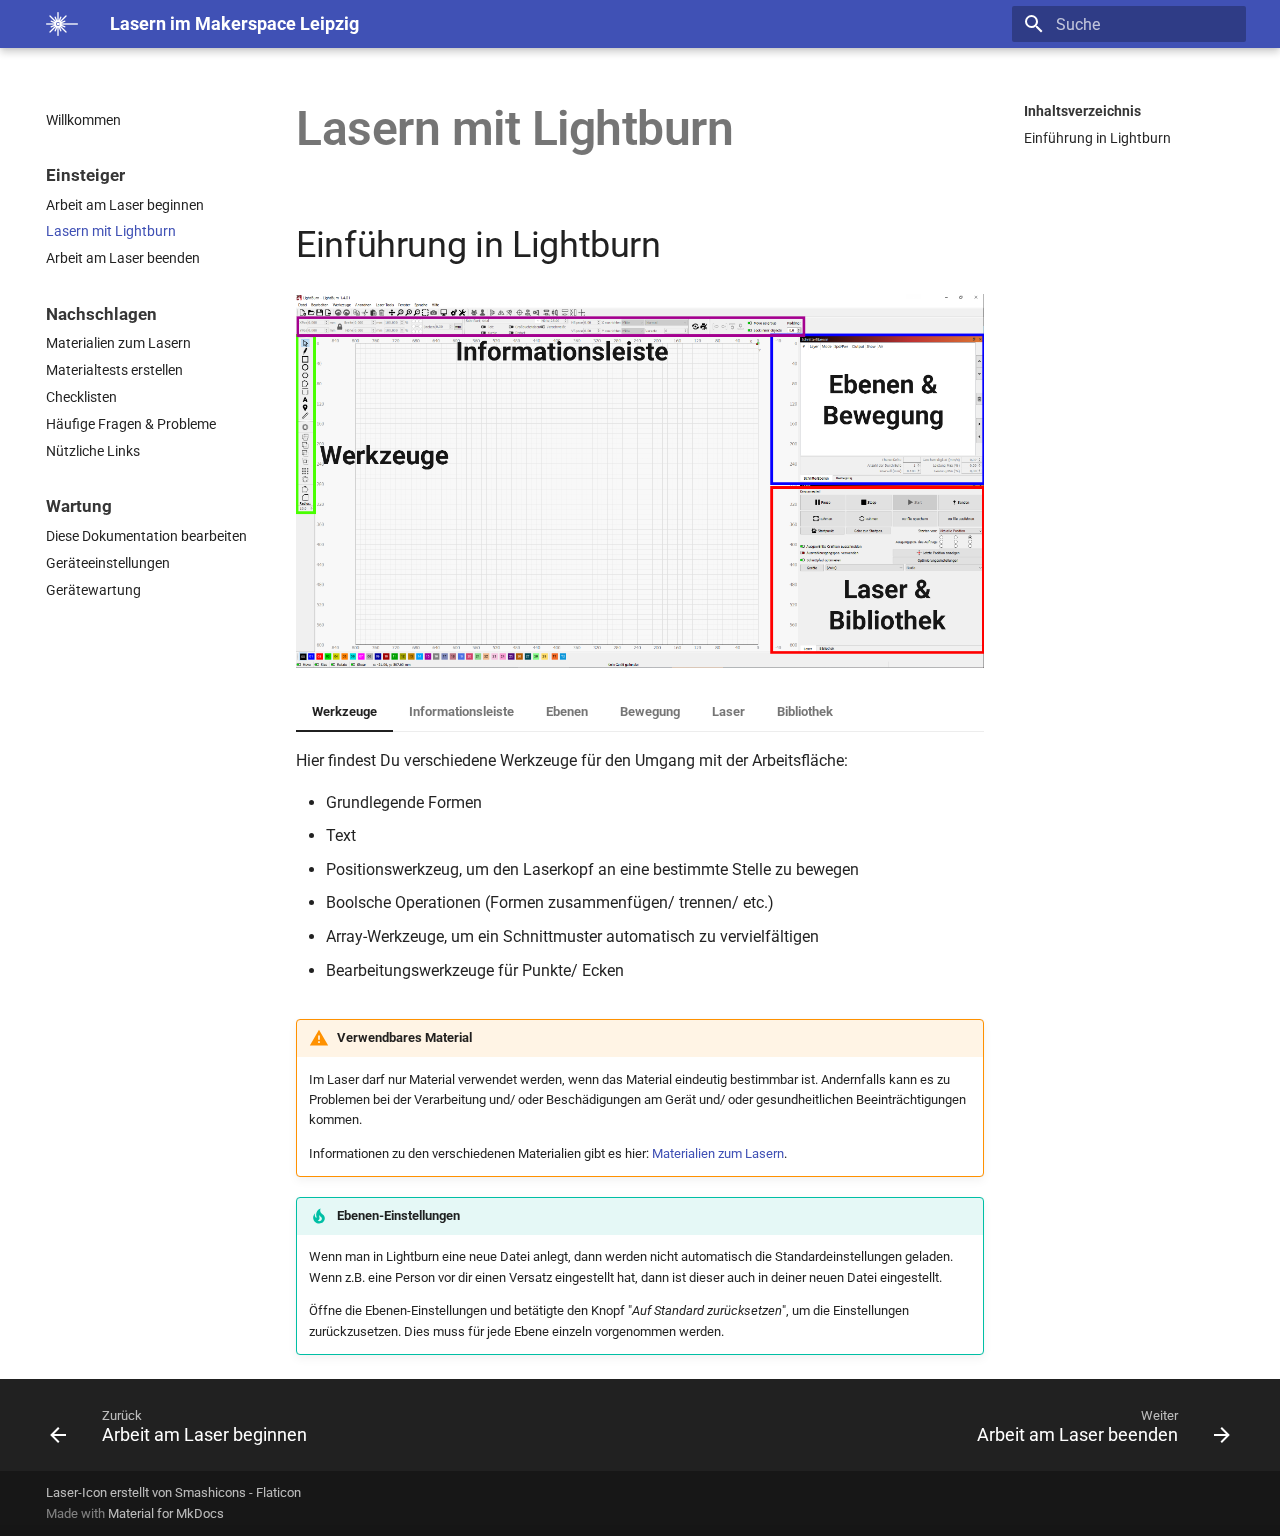
<file: einsteiger_lightburn_lasern.html>
<!doctype html>
<html lang="de" class="no-js">
  <head>
    
      <meta charset="utf-8">
      <meta name="viewport" content="width=device-width,initial-scale=1">
      
      
      
      
        <link rel="prev" href="einsteiger_ger%C3%A4testart.html">
      
      
        <link rel="next" href="einsteiger_beenden.html">
      
      
      <link rel="icon" href="assets/images/favicon.png">
      <meta name="generator" content="mkdocs-1.5.3, mkdocs-material-9.4.12">
    
    
      
        <title>Lasern mit Lightburn - Lasern im Makerspace Leipzig</title>
      
    
    
      <link rel="stylesheet" href="assets/stylesheets/main.fad675c6.min.css">
      
      


    
    
      
    
    
      
        
        
        <link rel="preconnect" href="https://fonts.gstatic.com" crossorigin>
        <link rel="stylesheet" href="https://fonts.googleapis.com/css?family=Roboto:300,300i,400,400i,700,700i%7CRoboto+Mono:400,400i,700,700i&display=fallback">
        <style>:root{--md-text-font:"Roboto";--md-code-font:"Roboto Mono"}</style>
      
    
    
      <link rel="stylesheet" href="style.css">
    
    <script>__md_scope=new URL(".",location),__md_hash=e=>[...e].reduce((e,_)=>(e<<5)-e+_.charCodeAt(0),0),__md_get=(e,_=localStorage,t=__md_scope)=>JSON.parse(_.getItem(t.pathname+"."+e)),__md_set=(e,_,t=localStorage,a=__md_scope)=>{try{t.setItem(a.pathname+"."+e,JSON.stringify(_))}catch(e){}}</script>
    
      

    
    
    
  </head>
  
  
    <body dir="ltr">
  
    
    
      <script>var palette=__md_get("__palette");if(palette&&"object"==typeof palette.color)for(var key of Object.keys(palette.color))document.body.setAttribute("data-md-color-"+key,palette.color[key])</script>
    
    <input class="md-toggle" data-md-toggle="drawer" type="checkbox" id="__drawer" autocomplete="off">
    <input class="md-toggle" data-md-toggle="search" type="checkbox" id="__search" autocomplete="off">
    <label class="md-overlay" for="__drawer"></label>
    <div data-md-component="skip">
      
        
        <a href="#lasern-mit-lightburn" class="md-skip">
          Zum Inhalt
        </a>
      
    </div>
    <div data-md-component="announce">
      
    </div>
    
    
      

  

<header class="md-header md-header--shadow" data-md-component="header">
  <nav class="md-header__inner md-grid" aria-label="Kopfzeile">
    <a href="index.html" title="Lasern im Makerspace Leipzig" class="md-header__button md-logo" aria-label="Lasern im Makerspace Leipzig" data-md-component="logo">
      
  <img src="assets/Icon - Laser.png" alt="logo">

    </a>
    <label class="md-header__button md-icon" for="__drawer">
      
      <svg xmlns="http://www.w3.org/2000/svg" viewBox="0 0 24 24"><path d="M3 6h18v2H3V6m0 5h18v2H3v-2m0 5h18v2H3v-2Z"/></svg>
    </label>
    <div class="md-header__title" data-md-component="header-title">
      <div class="md-header__ellipsis">
        <div class="md-header__topic">
          <span class="md-ellipsis">
            Lasern im Makerspace Leipzig
          </span>
        </div>
        <div class="md-header__topic" data-md-component="header-topic">
          <span class="md-ellipsis">
            
              Lasern mit Lightburn
            
          </span>
        </div>
      </div>
    </div>
    
    
    
      <label class="md-header__button md-icon" for="__search">
        
        <svg xmlns="http://www.w3.org/2000/svg" viewBox="0 0 24 24"><path d="M9.5 3A6.5 6.5 0 0 1 16 9.5c0 1.61-.59 3.09-1.56 4.23l.27.27h.79l5 5-1.5 1.5-5-5v-.79l-.27-.27A6.516 6.516 0 0 1 9.5 16 6.5 6.5 0 0 1 3 9.5 6.5 6.5 0 0 1 9.5 3m0 2C7 5 5 7 5 9.5S7 14 9.5 14 14 12 14 9.5 12 5 9.5 5Z"/></svg>
      </label>
      <div class="md-search" data-md-component="search" role="dialog">
  <label class="md-search__overlay" for="__search"></label>
  <div class="md-search__inner" role="search">
    <form class="md-search__form" name="search">
      <input type="text" class="md-search__input" name="query" aria-label="Suche" placeholder="Suche" autocapitalize="off" autocorrect="off" autocomplete="off" spellcheck="false" data-md-component="search-query" required>
      <label class="md-search__icon md-icon" for="__search">
        
        <svg xmlns="http://www.w3.org/2000/svg" viewBox="0 0 24 24"><path d="M9.5 3A6.5 6.5 0 0 1 16 9.5c0 1.61-.59 3.09-1.56 4.23l.27.27h.79l5 5-1.5 1.5-5-5v-.79l-.27-.27A6.516 6.516 0 0 1 9.5 16 6.5 6.5 0 0 1 3 9.5 6.5 6.5 0 0 1 9.5 3m0 2C7 5 5 7 5 9.5S7 14 9.5 14 14 12 14 9.5 12 5 9.5 5Z"/></svg>
        
        <svg xmlns="http://www.w3.org/2000/svg" viewBox="0 0 24 24"><path d="M20 11v2H8l5.5 5.5-1.42 1.42L4.16 12l7.92-7.92L13.5 5.5 8 11h12Z"/></svg>
      </label>
      <nav class="md-search__options" aria-label="Suche">
        
        <button type="reset" class="md-search__icon md-icon" title="Zurücksetzen" aria-label="Zurücksetzen" tabindex="-1">
          
          <svg xmlns="http://www.w3.org/2000/svg" viewBox="0 0 24 24"><path d="M19 6.41 17.59 5 12 10.59 6.41 5 5 6.41 10.59 12 5 17.59 6.41 19 12 13.41 17.59 19 19 17.59 13.41 12 19 6.41Z"/></svg>
        </button>
      </nav>
      
    </form>
    <div class="md-search__output">
      <div class="md-search__scrollwrap" data-md-scrollfix>
        <div class="md-search-result" data-md-component="search-result">
          <div class="md-search-result__meta">
            Suche wird initialisiert
          </div>
          <ol class="md-search-result__list" role="presentation"></ol>
        </div>
      </div>
    </div>
  </div>
</div>
    
    
  </nav>
  
</header>
    
    <div class="md-container" data-md-component="container">
      
      
        
          
        
      
      <main class="md-main" data-md-component="main">
        <div class="md-main__inner md-grid">
          
            
              
              <div class="md-sidebar md-sidebar--primary" data-md-component="sidebar" data-md-type="navigation" >
                <div class="md-sidebar__scrollwrap">
                  <div class="md-sidebar__inner">
                    



<nav class="md-nav md-nav--primary" aria-label="Navigation" data-md-level="0">
  <label class="md-nav__title" for="__drawer">
    <a href="index.html" title="Lasern im Makerspace Leipzig" class="md-nav__button md-logo" aria-label="Lasern im Makerspace Leipzig" data-md-component="logo">
      
  <img src="assets/Icon - Laser.png" alt="logo">

    </a>
    Lasern im Makerspace Leipzig
  </label>
  
  <ul class="md-nav__list" data-md-scrollfix>
    
      
      
  
  
  
    <li class="md-nav__item">
      <a href="index.html" class="md-nav__link">
        
  
  <span class="md-ellipsis">
    Willkommen
  </span>
  

      </a>
    </li>
  

    
      
      
  
  
    
  
  
    
    
    
    
    
      
      
    
    <li class="md-nav__item md-nav__item--active md-nav__item--section md-nav__item--nested">
      
        
        
        
        <input class="md-nav__toggle md-toggle " type="checkbox" id="__nav_2" checked>
        
          
          <label class="md-nav__link" for="__nav_2" id="__nav_2_label" tabindex="">
            
  
  <span class="md-ellipsis">
    Einsteiger
  </span>
  

            <span class="md-nav__icon md-icon"></span>
          </label>
        
        <nav class="md-nav" data-md-level="1" aria-labelledby="__nav_2_label" aria-expanded="true">
          <label class="md-nav__title" for="__nav_2">
            <span class="md-nav__icon md-icon"></span>
            Einsteiger
          </label>
          <ul class="md-nav__list" data-md-scrollfix>
            
              
                
  
  
  
    <li class="md-nav__item">
      <a href="einsteiger_ger%C3%A4testart.html" class="md-nav__link">
        
  
  <span class="md-ellipsis">
    Arbeit am Laser beginnen
  </span>
  

      </a>
    </li>
  

              
            
              
                
  
  
    
  
  
    <li class="md-nav__item md-nav__item--active">
      
      <input class="md-nav__toggle md-toggle" type="checkbox" id="__toc">
      
      
        
      
      
        <label class="md-nav__link md-nav__link--active" for="__toc">
          
  
  <span class="md-ellipsis">
    Lasern mit Lightburn
  </span>
  

          <span class="md-nav__icon md-icon"></span>
        </label>
      
      <a href="einsteiger_lightburn_lasern.html" class="md-nav__link md-nav__link--active">
        
  
  <span class="md-ellipsis">
    Lasern mit Lightburn
  </span>
  

      </a>
      
        

<nav class="md-nav md-nav--secondary" aria-label="Inhaltsverzeichnis">
  
  
  
    
  
  
    <label class="md-nav__title" for="__toc">
      <span class="md-nav__icon md-icon"></span>
      Inhaltsverzeichnis
    </label>
    <ul class="md-nav__list" data-md-component="toc" data-md-scrollfix>
      
        <li class="md-nav__item">
  <a href="#einfuhrung-in-lightburn" class="md-nav__link">
    <span class="md-ellipsis">
      Einführung in Lightburn
    </span>
  </a>
  
</li>
      
    </ul>
  
</nav>
      
    </li>
  

              
            
              
                
  
  
  
    <li class="md-nav__item">
      <a href="einsteiger_beenden.html" class="md-nav__link">
        
  
  <span class="md-ellipsis">
    Arbeit am Laser beenden
  </span>
  

      </a>
    </li>
  

              
            
          </ul>
        </nav>
      
    </li>
  

    
      
      
  
  
  
    
    
    
    
    
      
      
    
    <li class="md-nav__item md-nav__item--section md-nav__item--nested">
      
        
        
        
        <input class="md-nav__toggle md-toggle " type="checkbox" id="__nav_3" >
        
          
          <label class="md-nav__link" for="__nav_3" id="__nav_3_label" tabindex="">
            
  
  <span class="md-ellipsis">
    Nachschlagen
  </span>
  

            <span class="md-nav__icon md-icon"></span>
          </label>
        
        <nav class="md-nav" data-md-level="1" aria-labelledby="__nav_3_label" aria-expanded="false">
          <label class="md-nav__title" for="__nav_3">
            <span class="md-nav__icon md-icon"></span>
            Nachschlagen
          </label>
          <ul class="md-nav__list" data-md-scrollfix>
            
              
                
  
  
  
    <li class="md-nav__item">
      <a href="nachschlagen_materialliste.html" class="md-nav__link">
        
  
  <span class="md-ellipsis">
    Materialien zum Lasern
  </span>
  

      </a>
    </li>
  

              
            
              
                
  
  
  
    <li class="md-nav__item">
      <a href="nachschlagen_materialtest.html" class="md-nav__link">
        
  
  <span class="md-ellipsis">
    Materialtests erstellen
  </span>
  

      </a>
    </li>
  

              
            
              
                
  
  
  
    <li class="md-nav__item">
      <a href="nachschlagen_checklisten.html" class="md-nav__link">
        
  
  <span class="md-ellipsis">
    Checklisten
  </span>
  

      </a>
    </li>
  

              
            
              
                
  
  
  
    <li class="md-nav__item">
      <a href="nachschlagen_faq.html" class="md-nav__link">
        
  
  <span class="md-ellipsis">
    Häufige Fragen & Probleme
  </span>
  

      </a>
    </li>
  

              
            
              
                
  
  
  
    <li class="md-nav__item">
      <a href="nachschlagen_links.html" class="md-nav__link">
        
  
  <span class="md-ellipsis">
    Nützliche Links
  </span>
  

      </a>
    </li>
  

              
            
          </ul>
        </nav>
      
    </li>
  

    
      
      
  
  
  
    
    
    
    
    
      
      
    
    <li class="md-nav__item md-nav__item--section md-nav__item--nested">
      
        
        
        
        <input class="md-nav__toggle md-toggle " type="checkbox" id="__nav_4" >
        
          
          <label class="md-nav__link" for="__nav_4" id="__nav_4_label" tabindex="">
            
  
  <span class="md-ellipsis">
    Wartung
  </span>
  

            <span class="md-nav__icon md-icon"></span>
          </label>
        
        <nav class="md-nav" data-md-level="1" aria-labelledby="__nav_4_label" aria-expanded="false">
          <label class="md-nav__title" for="__nav_4">
            <span class="md-nav__icon md-icon"></span>
            Wartung
          </label>
          <ul class="md-nav__list" data-md-scrollfix>
            
              
                
  
  
  
    <li class="md-nav__item">
      <a href="wartung_dokumentation.html" class="md-nav__link">
        
  
  <span class="md-ellipsis">
    Diese Dokumentation bearbeiten
  </span>
  

      </a>
    </li>
  

              
            
              
                
  
  
  
    <li class="md-nav__item">
      <a href="wartung_ger%C3%A4teeinstellungen.html" class="md-nav__link">
        
  
  <span class="md-ellipsis">
    Geräteeinstellungen
  </span>
  

      </a>
    </li>
  

              
            
              
                
  
  
  
    <li class="md-nav__item">
      <a href="wartung_ger%C3%A4tewartung.html" class="md-nav__link">
        
  
  <span class="md-ellipsis">
    Gerätewartung
  </span>
  

      </a>
    </li>
  

              
            
          </ul>
        </nav>
      
    </li>
  

    
  </ul>
</nav>
                  </div>
                </div>
              </div>
            
            
              
              <div class="md-sidebar md-sidebar--secondary" data-md-component="sidebar" data-md-type="toc" >
                <div class="md-sidebar__scrollwrap">
                  <div class="md-sidebar__inner">
                    

<nav class="md-nav md-nav--secondary" aria-label="Inhaltsverzeichnis">
  
  
  
    
  
  
    <label class="md-nav__title" for="__toc">
      <span class="md-nav__icon md-icon"></span>
      Inhaltsverzeichnis
    </label>
    <ul class="md-nav__list" data-md-component="toc" data-md-scrollfix>
      
        <li class="md-nav__item">
  <a href="#einfuhrung-in-lightburn" class="md-nav__link">
    <span class="md-ellipsis">
      Einführung in Lightburn
    </span>
  </a>
  
</li>
      
    </ul>
  
</nav>
                  </div>
                </div>
              </div>
            
          
          
            <div class="md-content" data-md-component="content">
              <article class="md-content__inner md-typeset">
                
                  


<h1 id="lasern-mit-lightburn">Lasern mit Lightburn</h1>
<h2 id="einfuhrung-in-lightburn">Einführung in Lightburn</h2>
<p><img alt="Screenshot Lightburn" src="assets/Screenshot%20-%20Lightburn.png" /></p>
<div class="tabbed-set tabbed-alternate" data-tabs="1:6"><input checked="checked" id="__tabbed_1_1" name="__tabbed_1" type="radio" /><input id="__tabbed_1_2" name="__tabbed_1" type="radio" /><input id="__tabbed_1_3" name="__tabbed_1" type="radio" /><input id="__tabbed_1_4" name="__tabbed_1" type="radio" /><input id="__tabbed_1_5" name="__tabbed_1" type="radio" /><input id="__tabbed_1_6" name="__tabbed_1" type="radio" /><div class="tabbed-labels"><label for="__tabbed_1_1">Werkzeuge</label><label for="__tabbed_1_2">Informationsleiste</label><label for="__tabbed_1_3">Ebenen</label><label for="__tabbed_1_4">Bewegung</label><label for="__tabbed_1_5">Laser</label><label for="__tabbed_1_6">Bibliothek</label></div>
<div class="tabbed-content">
<div class="tabbed-block">
<p>Hier findest Du verschiedene Werkzeuge für den Umgang mit der Arbeitsfläche:</p>
<ul>
<li>Grundlegende Formen</li>
<li>Text</li>
<li>Positionswerkzeug, um den Laserkopf an eine bestimmte Stelle zu bewegen</li>
<li>Boolsche Operationen (Formen zusammenfügen/ trennen/ etc.)</li>
<li>Array-Werkzeuge, um ein Schnittmuster automatisch zu vervielfältigen</li>
<li>Bearbeitungswerkzeuge für Punkte/ Ecken</li>
</ul>
</div>
<div class="tabbed-block">
<p>Hier werden Informationen (u.a. Position, Größe) zum aktuell ausgewählten Objekt angezeigt. Wenn ein Text ausgewählt ist, dann kann hier die Schriftart, -größe usw. eingestellt werden.</p>
<p>Im rechten Teil der Leiste befinden sich erweiterte Funktionen zum Anordnen von Objekten.</p>
</div>
<div class="tabbed-block">
<p>Schnittmuster können auf mehrere Ebenen verteilt werden. So kannst Du bequem unterschiedliche Teile deines Schnittmusters mit unterschiedlichen Einstellungen lasern.</p>
<p>Bei den Ebenen wird die Art des Laserns (Schneiden/ Gravur) sowie die Laserstärke eingestellt. Bei Bedarf auch andere Einstellungen (z.B. Anzahl der Durchgänge, Versatz).</p>
<p>Die Bedienfelder <em>Ebenen</em> und <em>Bewegung</em> befinden sich an der gleichen Stelle. Man wechselt zwischen beiden über die Tabs.</p>
</div>
<div class="tabbed-block">
<p>Hier kann der Laserkopf manuell gesteuert. Dabei kann die Geschwindigkeit und die Schrittweite eingestellt werden.</p>
<p>Je nach persönlicher Arbeitsweise ersetzt oder ergänzt dieses Bedienfeld die Steuerung direkt am Gerät.</p>
</div>
<div class="tabbed-block">
<p>Hier erfolgt die grundlegende Steuerung des Laservorgangs (Start, Stop, Pause, Ausgangspunkt des Laserns).</p>
</div>
<div class="tabbed-block">
<p>In der Materialbibliothek können Einstellungen zum Lasern abgelegt werden, sodass diese später bequem wiederverwendet können.</p>
</div>
</div>
</div>
<div class="admonition warning">
<p class="admonition-title">Verwendbares Material</p>
<p>Im Laser darf nur Material verwendet werden, wenn das Material eindeutig bestimmbar ist. Andernfalls kann es zu Problemen bei der Verarbeitung und/ oder Beschädigungen am Gerät und/ oder gesundheitlichen Beeinträchtigungen kommen.</p>
<p>Informationen zu den verschiedenen Materialien gibt es hier: <a href="nachschlagen_materialliste.html">Materialien zum Lasern</a>.</p>
</div>
<div class="admonition tip">
<p class="admonition-title">Ebenen-Einstellungen</p>
<p>Wenn man in Lightburn eine neue Datei anlegt, dann werden nicht automatisch die Standardeinstellungen geladen. Wenn z.B. eine Person vor dir einen Versatz eingestellt hat, dann ist dieser auch in deiner neuen Datei eingestellt.</p>
<p>Öffne die Ebenen-Einstellungen und betätigte den Knopf "<em>Auf Standard zurücksetzen</em>", um die Einstellungen zurückzusetzen. Dies muss für jede Ebene einzeln vorgenommen werden.</p>
</div>





                
              </article>
            </div>
          
          
        </div>
        
      </main>
      
        <footer class="md-footer">
  
    
      
      <nav class="md-footer__inner md-grid" aria-label="Fußzeile" >
        
          
          <a href="einsteiger_ger%C3%A4testart.html" class="md-footer__link md-footer__link--prev" aria-label="Zurück: Arbeit am Laser beginnen">
            <div class="md-footer__button md-icon">
              
              <svg xmlns="http://www.w3.org/2000/svg" viewBox="0 0 24 24"><path d="M20 11v2H8l5.5 5.5-1.42 1.42L4.16 12l7.92-7.92L13.5 5.5 8 11h12Z"/></svg>
            </div>
            <div class="md-footer__title">
              <span class="md-footer__direction">
                Zurück
              </span>
              <div class="md-ellipsis">
                Arbeit am Laser beginnen
              </div>
            </div>
          </a>
        
        
          
          <a href="einsteiger_beenden.html" class="md-footer__link md-footer__link--next" aria-label="Weiter: Arbeit am Laser beenden">
            <div class="md-footer__title">
              <span class="md-footer__direction">
                Weiter
              </span>
              <div class="md-ellipsis">
                Arbeit am Laser beenden
              </div>
            </div>
            <div class="md-footer__button md-icon">
              
              <svg xmlns="http://www.w3.org/2000/svg" viewBox="0 0 24 24"><path d="M4 11v2h12l-5.5 5.5 1.42 1.42L19.84 12l-7.92-7.92L10.5 5.5 16 11H4Z"/></svg>
            </div>
          </a>
        
      </nav>
    
  
  <div class="md-footer-meta md-typeset">
    <div class="md-footer-meta__inner md-grid">
      <div class="md-copyright">
  
    <div class="md-copyright__highlight">
      <a href="https://www.flaticon.com/de/kostenlose-icons/laser-behandlung" target="_blank" title="Laser-Icon">Laser-Icon erstellt von Smashicons - Flaticon</a>
    </div>
  
  
    Made with
    <a href="https://squidfunk.github.io/mkdocs-material/" target="_blank" rel="noopener">
      Material for MkDocs
    </a>
  
</div>
      
    </div>
  </div>
</footer>
      
    </div>
    <div class="md-dialog" data-md-component="dialog">
      <div class="md-dialog__inner md-typeset"></div>
    </div>
    
    
    <script id="__config" type="application/json">{"base": ".", "features": ["navigation.sections", "navigation.footer"], "search": "assets/javascripts/workers/search.f886a092.min.js", "translations": {"clipboard.copied": "In Zwischenablage kopiert", "clipboard.copy": "In Zwischenablage kopieren", "search.result.more.one": "1 weiteres Suchergebnis auf dieser Seite", "search.result.more.other": "# weitere Suchergebnisse auf dieser Seite", "search.result.none": "Keine Suchergebnisse", "search.result.one": "1 Suchergebnis", "search.result.other": "# Suchergebnisse", "search.result.placeholder": "Suchbegriff eingeben", "search.result.term.missing": "Es fehlt", "select.version": "Version ausw\u00e4hlen"}}</script>
    
    
      <script src="assets/javascripts/bundle.6c14ae12.min.js"></script>
      
    
  </body>
</html>
</file>
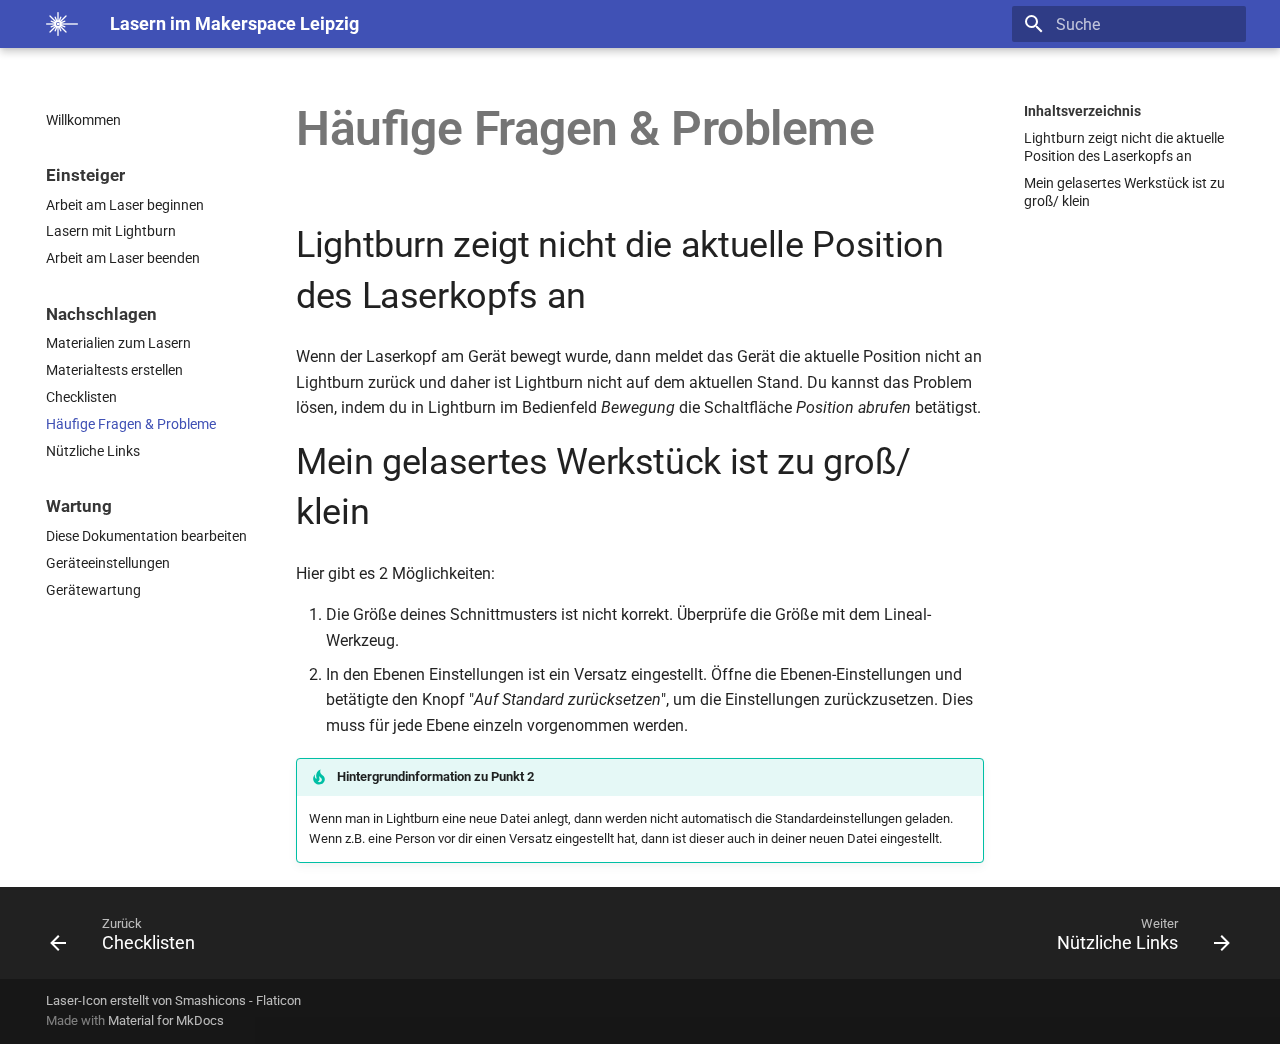
<file: nachschlagen_faq.html>
<!doctype html>
<html lang="de" class="no-js">
  <head>
    
      <meta charset="utf-8">
      <meta name="viewport" content="width=device-width,initial-scale=1">
      
      
      
      
        <link rel="prev" href="nachschlagen_checklisten.html">
      
      
        <link rel="next" href="nachschlagen_links.html">
      
      
      <link rel="icon" href="assets/images/favicon.png">
      <meta name="generator" content="mkdocs-1.5.3, mkdocs-material-9.4.12">
    
    
      
        <title>Häufige Fragen & Probleme - Lasern im Makerspace Leipzig</title>
      
    
    
      <link rel="stylesheet" href="assets/stylesheets/main.fad675c6.min.css">
      
      


    
    
      
    
    
      
        
        
        <link rel="preconnect" href="https://fonts.gstatic.com" crossorigin>
        <link rel="stylesheet" href="https://fonts.googleapis.com/css?family=Roboto:300,300i,400,400i,700,700i%7CRoboto+Mono:400,400i,700,700i&display=fallback">
        <style>:root{--md-text-font:"Roboto";--md-code-font:"Roboto Mono"}</style>
      
    
    
      <link rel="stylesheet" href="style.css">
    
    <script>__md_scope=new URL(".",location),__md_hash=e=>[...e].reduce((e,_)=>(e<<5)-e+_.charCodeAt(0),0),__md_get=(e,_=localStorage,t=__md_scope)=>JSON.parse(_.getItem(t.pathname+"."+e)),__md_set=(e,_,t=localStorage,a=__md_scope)=>{try{t.setItem(a.pathname+"."+e,JSON.stringify(_))}catch(e){}}</script>
    
      

    
    
    
  </head>
  
  
    <body dir="ltr">
  
    
    
      <script>var palette=__md_get("__palette");if(palette&&"object"==typeof palette.color)for(var key of Object.keys(palette.color))document.body.setAttribute("data-md-color-"+key,palette.color[key])</script>
    
    <input class="md-toggle" data-md-toggle="drawer" type="checkbox" id="__drawer" autocomplete="off">
    <input class="md-toggle" data-md-toggle="search" type="checkbox" id="__search" autocomplete="off">
    <label class="md-overlay" for="__drawer"></label>
    <div data-md-component="skip">
      
        
        <a href="#haufige-fragen-probleme" class="md-skip">
          Zum Inhalt
        </a>
      
    </div>
    <div data-md-component="announce">
      
    </div>
    
    
      

  

<header class="md-header md-header--shadow" data-md-component="header">
  <nav class="md-header__inner md-grid" aria-label="Kopfzeile">
    <a href="index.html" title="Lasern im Makerspace Leipzig" class="md-header__button md-logo" aria-label="Lasern im Makerspace Leipzig" data-md-component="logo">
      
  <img src="assets/Icon - Laser.png" alt="logo">

    </a>
    <label class="md-header__button md-icon" for="__drawer">
      
      <svg xmlns="http://www.w3.org/2000/svg" viewBox="0 0 24 24"><path d="M3 6h18v2H3V6m0 5h18v2H3v-2m0 5h18v2H3v-2Z"/></svg>
    </label>
    <div class="md-header__title" data-md-component="header-title">
      <div class="md-header__ellipsis">
        <div class="md-header__topic">
          <span class="md-ellipsis">
            Lasern im Makerspace Leipzig
          </span>
        </div>
        <div class="md-header__topic" data-md-component="header-topic">
          <span class="md-ellipsis">
            
              Häufige Fragen & Probleme
            
          </span>
        </div>
      </div>
    </div>
    
    
    
      <label class="md-header__button md-icon" for="__search">
        
        <svg xmlns="http://www.w3.org/2000/svg" viewBox="0 0 24 24"><path d="M9.5 3A6.5 6.5 0 0 1 16 9.5c0 1.61-.59 3.09-1.56 4.23l.27.27h.79l5 5-1.5 1.5-5-5v-.79l-.27-.27A6.516 6.516 0 0 1 9.5 16 6.5 6.5 0 0 1 3 9.5 6.5 6.5 0 0 1 9.5 3m0 2C7 5 5 7 5 9.5S7 14 9.5 14 14 12 14 9.5 12 5 9.5 5Z"/></svg>
      </label>
      <div class="md-search" data-md-component="search" role="dialog">
  <label class="md-search__overlay" for="__search"></label>
  <div class="md-search__inner" role="search">
    <form class="md-search__form" name="search">
      <input type="text" class="md-search__input" name="query" aria-label="Suche" placeholder="Suche" autocapitalize="off" autocorrect="off" autocomplete="off" spellcheck="false" data-md-component="search-query" required>
      <label class="md-search__icon md-icon" for="__search">
        
        <svg xmlns="http://www.w3.org/2000/svg" viewBox="0 0 24 24"><path d="M9.5 3A6.5 6.5 0 0 1 16 9.5c0 1.61-.59 3.09-1.56 4.23l.27.27h.79l5 5-1.5 1.5-5-5v-.79l-.27-.27A6.516 6.516 0 0 1 9.5 16 6.5 6.5 0 0 1 3 9.5 6.5 6.5 0 0 1 9.5 3m0 2C7 5 5 7 5 9.5S7 14 9.5 14 14 12 14 9.5 12 5 9.5 5Z"/></svg>
        
        <svg xmlns="http://www.w3.org/2000/svg" viewBox="0 0 24 24"><path d="M20 11v2H8l5.5 5.5-1.42 1.42L4.16 12l7.92-7.92L13.5 5.5 8 11h12Z"/></svg>
      </label>
      <nav class="md-search__options" aria-label="Suche">
        
        <button type="reset" class="md-search__icon md-icon" title="Zurücksetzen" aria-label="Zurücksetzen" tabindex="-1">
          
          <svg xmlns="http://www.w3.org/2000/svg" viewBox="0 0 24 24"><path d="M19 6.41 17.59 5 12 10.59 6.41 5 5 6.41 10.59 12 5 17.59 6.41 19 12 13.41 17.59 19 19 17.59 13.41 12 19 6.41Z"/></svg>
        </button>
      </nav>
      
    </form>
    <div class="md-search__output">
      <div class="md-search__scrollwrap" data-md-scrollfix>
        <div class="md-search-result" data-md-component="search-result">
          <div class="md-search-result__meta">
            Suche wird initialisiert
          </div>
          <ol class="md-search-result__list" role="presentation"></ol>
        </div>
      </div>
    </div>
  </div>
</div>
    
    
  </nav>
  
</header>
    
    <div class="md-container" data-md-component="container">
      
      
        
          
        
      
      <main class="md-main" data-md-component="main">
        <div class="md-main__inner md-grid">
          
            
              
              <div class="md-sidebar md-sidebar--primary" data-md-component="sidebar" data-md-type="navigation" >
                <div class="md-sidebar__scrollwrap">
                  <div class="md-sidebar__inner">
                    



<nav class="md-nav md-nav--primary" aria-label="Navigation" data-md-level="0">
  <label class="md-nav__title" for="__drawer">
    <a href="index.html" title="Lasern im Makerspace Leipzig" class="md-nav__button md-logo" aria-label="Lasern im Makerspace Leipzig" data-md-component="logo">
      
  <img src="assets/Icon - Laser.png" alt="logo">

    </a>
    Lasern im Makerspace Leipzig
  </label>
  
  <ul class="md-nav__list" data-md-scrollfix>
    
      
      
  
  
  
    <li class="md-nav__item">
      <a href="index.html" class="md-nav__link">
        
  
  <span class="md-ellipsis">
    Willkommen
  </span>
  

      </a>
    </li>
  

    
      
      
  
  
  
    
    
    
    
    
      
      
    
    <li class="md-nav__item md-nav__item--section md-nav__item--nested">
      
        
        
        
        <input class="md-nav__toggle md-toggle " type="checkbox" id="__nav_2" >
        
          
          <label class="md-nav__link" for="__nav_2" id="__nav_2_label" tabindex="">
            
  
  <span class="md-ellipsis">
    Einsteiger
  </span>
  

            <span class="md-nav__icon md-icon"></span>
          </label>
        
        <nav class="md-nav" data-md-level="1" aria-labelledby="__nav_2_label" aria-expanded="false">
          <label class="md-nav__title" for="__nav_2">
            <span class="md-nav__icon md-icon"></span>
            Einsteiger
          </label>
          <ul class="md-nav__list" data-md-scrollfix>
            
              
                
  
  
  
    <li class="md-nav__item">
      <a href="einsteiger_ger%C3%A4testart.html" class="md-nav__link">
        
  
  <span class="md-ellipsis">
    Arbeit am Laser beginnen
  </span>
  

      </a>
    </li>
  

              
            
              
                
  
  
  
    <li class="md-nav__item">
      <a href="einsteiger_lightburn_lasern.html" class="md-nav__link">
        
  
  <span class="md-ellipsis">
    Lasern mit Lightburn
  </span>
  

      </a>
    </li>
  

              
            
              
                
  
  
  
    <li class="md-nav__item">
      <a href="einsteiger_beenden.html" class="md-nav__link">
        
  
  <span class="md-ellipsis">
    Arbeit am Laser beenden
  </span>
  

      </a>
    </li>
  

              
            
          </ul>
        </nav>
      
    </li>
  

    
      
      
  
  
    
  
  
    
    
    
    
    
      
      
    
    <li class="md-nav__item md-nav__item--active md-nav__item--section md-nav__item--nested">
      
        
        
        
        <input class="md-nav__toggle md-toggle " type="checkbox" id="__nav_3" checked>
        
          
          <label class="md-nav__link" for="__nav_3" id="__nav_3_label" tabindex="">
            
  
  <span class="md-ellipsis">
    Nachschlagen
  </span>
  

            <span class="md-nav__icon md-icon"></span>
          </label>
        
        <nav class="md-nav" data-md-level="1" aria-labelledby="__nav_3_label" aria-expanded="true">
          <label class="md-nav__title" for="__nav_3">
            <span class="md-nav__icon md-icon"></span>
            Nachschlagen
          </label>
          <ul class="md-nav__list" data-md-scrollfix>
            
              
                
  
  
  
    <li class="md-nav__item">
      <a href="nachschlagen_materialliste.html" class="md-nav__link">
        
  
  <span class="md-ellipsis">
    Materialien zum Lasern
  </span>
  

      </a>
    </li>
  

              
            
              
                
  
  
  
    <li class="md-nav__item">
      <a href="nachschlagen_materialtest.html" class="md-nav__link">
        
  
  <span class="md-ellipsis">
    Materialtests erstellen
  </span>
  

      </a>
    </li>
  

              
            
              
                
  
  
  
    <li class="md-nav__item">
      <a href="nachschlagen_checklisten.html" class="md-nav__link">
        
  
  <span class="md-ellipsis">
    Checklisten
  </span>
  

      </a>
    </li>
  

              
            
              
                
  
  
    
  
  
    <li class="md-nav__item md-nav__item--active">
      
      <input class="md-nav__toggle md-toggle" type="checkbox" id="__toc">
      
      
        
      
      
        <label class="md-nav__link md-nav__link--active" for="__toc">
          
  
  <span class="md-ellipsis">
    Häufige Fragen & Probleme
  </span>
  

          <span class="md-nav__icon md-icon"></span>
        </label>
      
      <a href="nachschlagen_faq.html" class="md-nav__link md-nav__link--active">
        
  
  <span class="md-ellipsis">
    Häufige Fragen & Probleme
  </span>
  

      </a>
      
        

<nav class="md-nav md-nav--secondary" aria-label="Inhaltsverzeichnis">
  
  
  
    
  
  
    <label class="md-nav__title" for="__toc">
      <span class="md-nav__icon md-icon"></span>
      Inhaltsverzeichnis
    </label>
    <ul class="md-nav__list" data-md-component="toc" data-md-scrollfix>
      
        <li class="md-nav__item">
  <a href="#lightburn-zeigt-nicht-die-aktuelle-position-des-laserkopfs-an" class="md-nav__link">
    <span class="md-ellipsis">
      Lightburn zeigt nicht die aktuelle Position des Laserkopfs an
    </span>
  </a>
  
</li>
      
        <li class="md-nav__item">
  <a href="#mein-gelasertes-werkstuck-ist-zu-gro-klein" class="md-nav__link">
    <span class="md-ellipsis">
      Mein gelasertes Werkstück ist zu groß/ klein
    </span>
  </a>
  
</li>
      
    </ul>
  
</nav>
      
    </li>
  

              
            
              
                
  
  
  
    <li class="md-nav__item">
      <a href="nachschlagen_links.html" class="md-nav__link">
        
  
  <span class="md-ellipsis">
    Nützliche Links
  </span>
  

      </a>
    </li>
  

              
            
          </ul>
        </nav>
      
    </li>
  

    
      
      
  
  
  
    
    
    
    
    
      
      
    
    <li class="md-nav__item md-nav__item--section md-nav__item--nested">
      
        
        
        
        <input class="md-nav__toggle md-toggle " type="checkbox" id="__nav_4" >
        
          
          <label class="md-nav__link" for="__nav_4" id="__nav_4_label" tabindex="">
            
  
  <span class="md-ellipsis">
    Wartung
  </span>
  

            <span class="md-nav__icon md-icon"></span>
          </label>
        
        <nav class="md-nav" data-md-level="1" aria-labelledby="__nav_4_label" aria-expanded="false">
          <label class="md-nav__title" for="__nav_4">
            <span class="md-nav__icon md-icon"></span>
            Wartung
          </label>
          <ul class="md-nav__list" data-md-scrollfix>
            
              
                
  
  
  
    <li class="md-nav__item">
      <a href="wartung_dokumentation.html" class="md-nav__link">
        
  
  <span class="md-ellipsis">
    Diese Dokumentation bearbeiten
  </span>
  

      </a>
    </li>
  

              
            
              
                
  
  
  
    <li class="md-nav__item">
      <a href="wartung_ger%C3%A4teeinstellungen.html" class="md-nav__link">
        
  
  <span class="md-ellipsis">
    Geräteeinstellungen
  </span>
  

      </a>
    </li>
  

              
            
              
                
  
  
  
    <li class="md-nav__item">
      <a href="wartung_ger%C3%A4tewartung.html" class="md-nav__link">
        
  
  <span class="md-ellipsis">
    Gerätewartung
  </span>
  

      </a>
    </li>
  

              
            
          </ul>
        </nav>
      
    </li>
  

    
  </ul>
</nav>
                  </div>
                </div>
              </div>
            
            
              
              <div class="md-sidebar md-sidebar--secondary" data-md-component="sidebar" data-md-type="toc" >
                <div class="md-sidebar__scrollwrap">
                  <div class="md-sidebar__inner">
                    

<nav class="md-nav md-nav--secondary" aria-label="Inhaltsverzeichnis">
  
  
  
    
  
  
    <label class="md-nav__title" for="__toc">
      <span class="md-nav__icon md-icon"></span>
      Inhaltsverzeichnis
    </label>
    <ul class="md-nav__list" data-md-component="toc" data-md-scrollfix>
      
        <li class="md-nav__item">
  <a href="#lightburn-zeigt-nicht-die-aktuelle-position-des-laserkopfs-an" class="md-nav__link">
    <span class="md-ellipsis">
      Lightburn zeigt nicht die aktuelle Position des Laserkopfs an
    </span>
  </a>
  
</li>
      
        <li class="md-nav__item">
  <a href="#mein-gelasertes-werkstuck-ist-zu-gro-klein" class="md-nav__link">
    <span class="md-ellipsis">
      Mein gelasertes Werkstück ist zu groß/ klein
    </span>
  </a>
  
</li>
      
    </ul>
  
</nav>
                  </div>
                </div>
              </div>
            
          
          
            <div class="md-content" data-md-component="content">
              <article class="md-content__inner md-typeset">
                
                  


<h1 id="haufige-fragen-probleme">Häufige Fragen &amp; Probleme</h1>
<h2 id="lightburn-zeigt-nicht-die-aktuelle-position-des-laserkopfs-an">Lightburn zeigt nicht die aktuelle Position des Laserkopfs an</h2>
<p>Wenn der Laserkopf am Gerät bewegt wurde, dann meldet das Gerät die aktuelle Position nicht an Lightburn zurück und daher ist Lightburn nicht auf dem aktuellen Stand. Du kannst das Problem lösen, indem du in Lightburn im Bedienfeld <em>Bewegung</em> die Schaltfläche <em>Position abrufen</em> betätigst.</p>
<h2 id="mein-gelasertes-werkstuck-ist-zu-gro-klein">Mein gelasertes Werkstück ist zu groß/ klein</h2>
<p>Hier gibt es 2 Möglichkeiten:</p>
<ol>
<li>Die Größe deines Schnittmusters ist nicht korrekt. Überprüfe die Größe mit dem Lineal-Werkzeug.</li>
<li>In den Ebenen Einstellungen ist ein Versatz eingestellt. Öffne die Ebenen-Einstellungen und betätigte den Knopf "<em>Auf Standard zurücksetzen</em>", um die Einstellungen zurückzusetzen. Dies muss für jede Ebene einzeln vorgenommen werden.</li>
</ol>
<div class="admonition tip">
<p class="admonition-title">Hintergrundinformation zu Punkt 2</p>
<p>Wenn man in Lightburn eine neue Datei anlegt, dann werden nicht automatisch die Standardeinstellungen geladen. Wenn z.B. eine Person vor dir einen Versatz eingestellt hat, dann ist dieser auch in deiner neuen Datei eingestellt.</p>
</div>





                
              </article>
            </div>
          
          
        </div>
        
      </main>
      
        <footer class="md-footer">
  
    
      
      <nav class="md-footer__inner md-grid" aria-label="Fußzeile" >
        
          
          <a href="nachschlagen_checklisten.html" class="md-footer__link md-footer__link--prev" aria-label="Zurück: Checklisten">
            <div class="md-footer__button md-icon">
              
              <svg xmlns="http://www.w3.org/2000/svg" viewBox="0 0 24 24"><path d="M20 11v2H8l5.5 5.5-1.42 1.42L4.16 12l7.92-7.92L13.5 5.5 8 11h12Z"/></svg>
            </div>
            <div class="md-footer__title">
              <span class="md-footer__direction">
                Zurück
              </span>
              <div class="md-ellipsis">
                Checklisten
              </div>
            </div>
          </a>
        
        
          
          <a href="nachschlagen_links.html" class="md-footer__link md-footer__link--next" aria-label="Weiter: Nützliche Links">
            <div class="md-footer__title">
              <span class="md-footer__direction">
                Weiter
              </span>
              <div class="md-ellipsis">
                Nützliche Links
              </div>
            </div>
            <div class="md-footer__button md-icon">
              
              <svg xmlns="http://www.w3.org/2000/svg" viewBox="0 0 24 24"><path d="M4 11v2h12l-5.5 5.5 1.42 1.42L19.84 12l-7.92-7.92L10.5 5.5 16 11H4Z"/></svg>
            </div>
          </a>
        
      </nav>
    
  
  <div class="md-footer-meta md-typeset">
    <div class="md-footer-meta__inner md-grid">
      <div class="md-copyright">
  
    <div class="md-copyright__highlight">
      <a href="https://www.flaticon.com/de/kostenlose-icons/laser-behandlung" target="_blank" title="Laser-Icon">Laser-Icon erstellt von Smashicons - Flaticon</a>
    </div>
  
  
    Made with
    <a href="https://squidfunk.github.io/mkdocs-material/" target="_blank" rel="noopener">
      Material for MkDocs
    </a>
  
</div>
      
    </div>
  </div>
</footer>
      
    </div>
    <div class="md-dialog" data-md-component="dialog">
      <div class="md-dialog__inner md-typeset"></div>
    </div>
    
    
    <script id="__config" type="application/json">{"base": ".", "features": ["navigation.sections", "navigation.footer"], "search": "assets/javascripts/workers/search.f886a092.min.js", "translations": {"clipboard.copied": "In Zwischenablage kopiert", "clipboard.copy": "In Zwischenablage kopieren", "search.result.more.one": "1 weiteres Suchergebnis auf dieser Seite", "search.result.more.other": "# weitere Suchergebnisse auf dieser Seite", "search.result.none": "Keine Suchergebnisse", "search.result.one": "1 Suchergebnis", "search.result.other": "# Suchergebnisse", "search.result.placeholder": "Suchbegriff eingeben", "search.result.term.missing": "Es fehlt", "select.version": "Version ausw\u00e4hlen"}}</script>
    
    
      <script src="assets/javascripts/bundle.6c14ae12.min.js"></script>
      
    
  </body>
</html>
</file>
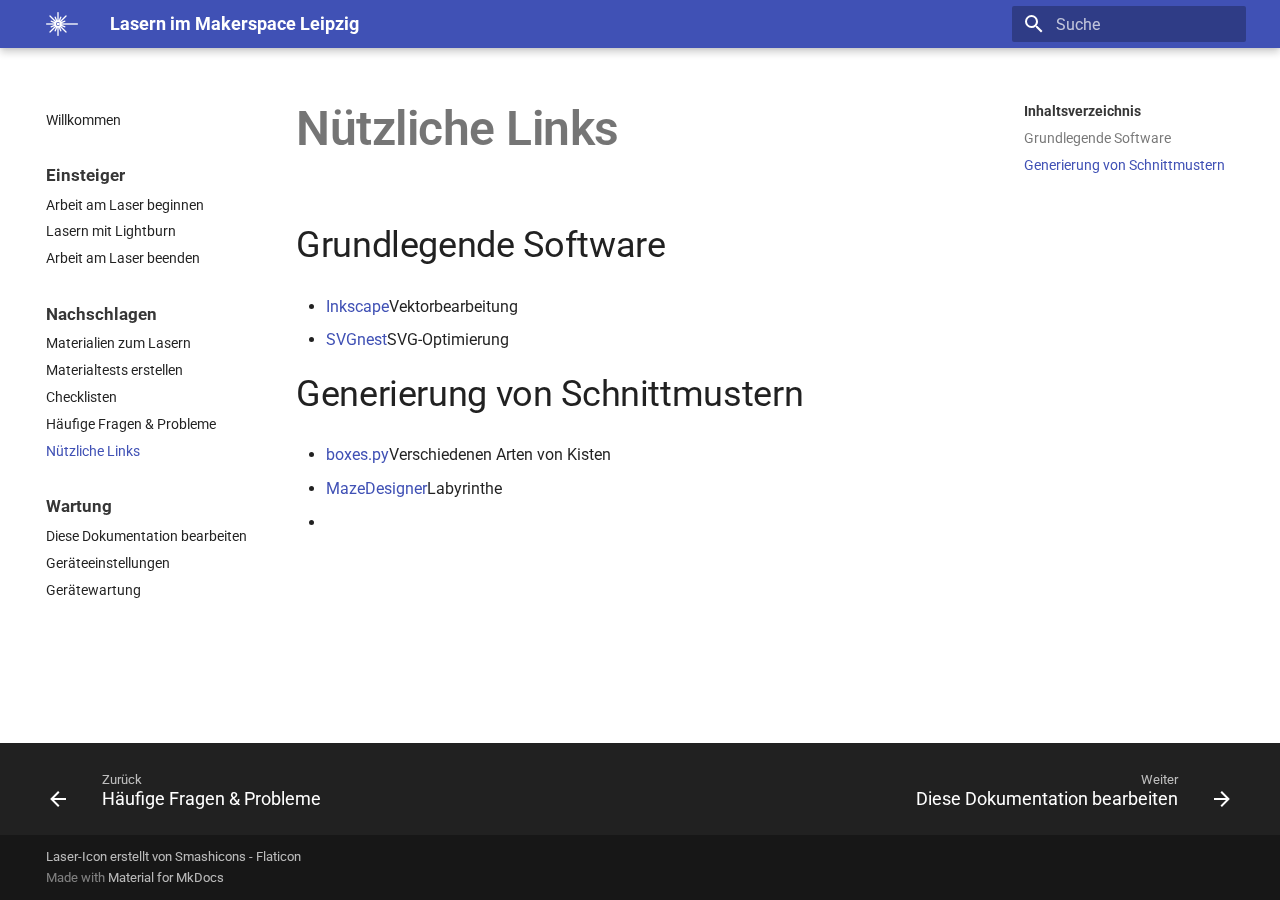
<file: nachschlagen_links.html>
<!doctype html>
<html lang="de" class="no-js">
  <head>
    
      <meta charset="utf-8">
      <meta name="viewport" content="width=device-width,initial-scale=1">
      
      
      
      
        <link rel="prev" href="nachschlagen_faq.html">
      
      
        <link rel="next" href="wartung_dokumentation.html">
      
      
      <link rel="icon" href="assets/images/favicon.png">
      <meta name="generator" content="mkdocs-1.5.3, mkdocs-material-9.4.12">
    
    
      
        <title>Nützliche Links - Lasern im Makerspace Leipzig</title>
      
    
    
      <link rel="stylesheet" href="assets/stylesheets/main.fad675c6.min.css">
      
      


    
    
      
    
    
      
        
        
        <link rel="preconnect" href="https://fonts.gstatic.com" crossorigin>
        <link rel="stylesheet" href="https://fonts.googleapis.com/css?family=Roboto:300,300i,400,400i,700,700i%7CRoboto+Mono:400,400i,700,700i&display=fallback">
        <style>:root{--md-text-font:"Roboto";--md-code-font:"Roboto Mono"}</style>
      
    
    
      <link rel="stylesheet" href="style.css">
    
    <script>__md_scope=new URL(".",location),__md_hash=e=>[...e].reduce((e,_)=>(e<<5)-e+_.charCodeAt(0),0),__md_get=(e,_=localStorage,t=__md_scope)=>JSON.parse(_.getItem(t.pathname+"."+e)),__md_set=(e,_,t=localStorage,a=__md_scope)=>{try{t.setItem(a.pathname+"."+e,JSON.stringify(_))}catch(e){}}</script>
    
      

    
    
    
  </head>
  
  
    <body dir="ltr">
  
    
    
      <script>var palette=__md_get("__palette");if(palette&&"object"==typeof palette.color)for(var key of Object.keys(palette.color))document.body.setAttribute("data-md-color-"+key,palette.color[key])</script>
    
    <input class="md-toggle" data-md-toggle="drawer" type="checkbox" id="__drawer" autocomplete="off">
    <input class="md-toggle" data-md-toggle="search" type="checkbox" id="__search" autocomplete="off">
    <label class="md-overlay" for="__drawer"></label>
    <div data-md-component="skip">
      
        
        <a href="#nutzliche-links" class="md-skip">
          Zum Inhalt
        </a>
      
    </div>
    <div data-md-component="announce">
      
    </div>
    
    
      

  

<header class="md-header md-header--shadow" data-md-component="header">
  <nav class="md-header__inner md-grid" aria-label="Kopfzeile">
    <a href="index.html" title="Lasern im Makerspace Leipzig" class="md-header__button md-logo" aria-label="Lasern im Makerspace Leipzig" data-md-component="logo">
      
  <img src="assets/Icon - Laser.png" alt="logo">

    </a>
    <label class="md-header__button md-icon" for="__drawer">
      
      <svg xmlns="http://www.w3.org/2000/svg" viewBox="0 0 24 24"><path d="M3 6h18v2H3V6m0 5h18v2H3v-2m0 5h18v2H3v-2Z"/></svg>
    </label>
    <div class="md-header__title" data-md-component="header-title">
      <div class="md-header__ellipsis">
        <div class="md-header__topic">
          <span class="md-ellipsis">
            Lasern im Makerspace Leipzig
          </span>
        </div>
        <div class="md-header__topic" data-md-component="header-topic">
          <span class="md-ellipsis">
            
              Nützliche Links
            
          </span>
        </div>
      </div>
    </div>
    
    
    
      <label class="md-header__button md-icon" for="__search">
        
        <svg xmlns="http://www.w3.org/2000/svg" viewBox="0 0 24 24"><path d="M9.5 3A6.5 6.5 0 0 1 16 9.5c0 1.61-.59 3.09-1.56 4.23l.27.27h.79l5 5-1.5 1.5-5-5v-.79l-.27-.27A6.516 6.516 0 0 1 9.5 16 6.5 6.5 0 0 1 3 9.5 6.5 6.5 0 0 1 9.5 3m0 2C7 5 5 7 5 9.5S7 14 9.5 14 14 12 14 9.5 12 5 9.5 5Z"/></svg>
      </label>
      <div class="md-search" data-md-component="search" role="dialog">
  <label class="md-search__overlay" for="__search"></label>
  <div class="md-search__inner" role="search">
    <form class="md-search__form" name="search">
      <input type="text" class="md-search__input" name="query" aria-label="Suche" placeholder="Suche" autocapitalize="off" autocorrect="off" autocomplete="off" spellcheck="false" data-md-component="search-query" required>
      <label class="md-search__icon md-icon" for="__search">
        
        <svg xmlns="http://www.w3.org/2000/svg" viewBox="0 0 24 24"><path d="M9.5 3A6.5 6.5 0 0 1 16 9.5c0 1.61-.59 3.09-1.56 4.23l.27.27h.79l5 5-1.5 1.5-5-5v-.79l-.27-.27A6.516 6.516 0 0 1 9.5 16 6.5 6.5 0 0 1 3 9.5 6.5 6.5 0 0 1 9.5 3m0 2C7 5 5 7 5 9.5S7 14 9.5 14 14 12 14 9.5 12 5 9.5 5Z"/></svg>
        
        <svg xmlns="http://www.w3.org/2000/svg" viewBox="0 0 24 24"><path d="M20 11v2H8l5.5 5.5-1.42 1.42L4.16 12l7.92-7.92L13.5 5.5 8 11h12Z"/></svg>
      </label>
      <nav class="md-search__options" aria-label="Suche">
        
        <button type="reset" class="md-search__icon md-icon" title="Zurücksetzen" aria-label="Zurücksetzen" tabindex="-1">
          
          <svg xmlns="http://www.w3.org/2000/svg" viewBox="0 0 24 24"><path d="M19 6.41 17.59 5 12 10.59 6.41 5 5 6.41 10.59 12 5 17.59 6.41 19 12 13.41 17.59 19 19 17.59 13.41 12 19 6.41Z"/></svg>
        </button>
      </nav>
      
    </form>
    <div class="md-search__output">
      <div class="md-search__scrollwrap" data-md-scrollfix>
        <div class="md-search-result" data-md-component="search-result">
          <div class="md-search-result__meta">
            Suche wird initialisiert
          </div>
          <ol class="md-search-result__list" role="presentation"></ol>
        </div>
      </div>
    </div>
  </div>
</div>
    
    
  </nav>
  
</header>
    
    <div class="md-container" data-md-component="container">
      
      
        
          
        
      
      <main class="md-main" data-md-component="main">
        <div class="md-main__inner md-grid">
          
            
              
              <div class="md-sidebar md-sidebar--primary" data-md-component="sidebar" data-md-type="navigation" >
                <div class="md-sidebar__scrollwrap">
                  <div class="md-sidebar__inner">
                    



<nav class="md-nav md-nav--primary" aria-label="Navigation" data-md-level="0">
  <label class="md-nav__title" for="__drawer">
    <a href="index.html" title="Lasern im Makerspace Leipzig" class="md-nav__button md-logo" aria-label="Lasern im Makerspace Leipzig" data-md-component="logo">
      
  <img src="assets/Icon - Laser.png" alt="logo">

    </a>
    Lasern im Makerspace Leipzig
  </label>
  
  <ul class="md-nav__list" data-md-scrollfix>
    
      
      
  
  
  
    <li class="md-nav__item">
      <a href="index.html" class="md-nav__link">
        
  
  <span class="md-ellipsis">
    Willkommen
  </span>
  

      </a>
    </li>
  

    
      
      
  
  
  
    
    
    
    
    
      
      
    
    <li class="md-nav__item md-nav__item--section md-nav__item--nested">
      
        
        
        
        <input class="md-nav__toggle md-toggle " type="checkbox" id="__nav_2" >
        
          
          <label class="md-nav__link" for="__nav_2" id="__nav_2_label" tabindex="">
            
  
  <span class="md-ellipsis">
    Einsteiger
  </span>
  

            <span class="md-nav__icon md-icon"></span>
          </label>
        
        <nav class="md-nav" data-md-level="1" aria-labelledby="__nav_2_label" aria-expanded="false">
          <label class="md-nav__title" for="__nav_2">
            <span class="md-nav__icon md-icon"></span>
            Einsteiger
          </label>
          <ul class="md-nav__list" data-md-scrollfix>
            
              
                
  
  
  
    <li class="md-nav__item">
      <a href="einsteiger_ger%C3%A4testart.html" class="md-nav__link">
        
  
  <span class="md-ellipsis">
    Arbeit am Laser beginnen
  </span>
  

      </a>
    </li>
  

              
            
              
                
  
  
  
    <li class="md-nav__item">
      <a href="einsteiger_lightburn_lasern.html" class="md-nav__link">
        
  
  <span class="md-ellipsis">
    Lasern mit Lightburn
  </span>
  

      </a>
    </li>
  

              
            
              
                
  
  
  
    <li class="md-nav__item">
      <a href="einsteiger_beenden.html" class="md-nav__link">
        
  
  <span class="md-ellipsis">
    Arbeit am Laser beenden
  </span>
  

      </a>
    </li>
  

              
            
          </ul>
        </nav>
      
    </li>
  

    
      
      
  
  
    
  
  
    
    
    
    
    
      
      
    
    <li class="md-nav__item md-nav__item--active md-nav__item--section md-nav__item--nested">
      
        
        
        
        <input class="md-nav__toggle md-toggle " type="checkbox" id="__nav_3" checked>
        
          
          <label class="md-nav__link" for="__nav_3" id="__nav_3_label" tabindex="">
            
  
  <span class="md-ellipsis">
    Nachschlagen
  </span>
  

            <span class="md-nav__icon md-icon"></span>
          </label>
        
        <nav class="md-nav" data-md-level="1" aria-labelledby="__nav_3_label" aria-expanded="true">
          <label class="md-nav__title" for="__nav_3">
            <span class="md-nav__icon md-icon"></span>
            Nachschlagen
          </label>
          <ul class="md-nav__list" data-md-scrollfix>
            
              
                
  
  
  
    <li class="md-nav__item">
      <a href="nachschlagen_materialliste.html" class="md-nav__link">
        
  
  <span class="md-ellipsis">
    Materialien zum Lasern
  </span>
  

      </a>
    </li>
  

              
            
              
                
  
  
  
    <li class="md-nav__item">
      <a href="nachschlagen_materialtest.html" class="md-nav__link">
        
  
  <span class="md-ellipsis">
    Materialtests erstellen
  </span>
  

      </a>
    </li>
  

              
            
              
                
  
  
  
    <li class="md-nav__item">
      <a href="nachschlagen_checklisten.html" class="md-nav__link">
        
  
  <span class="md-ellipsis">
    Checklisten
  </span>
  

      </a>
    </li>
  

              
            
              
                
  
  
  
    <li class="md-nav__item">
      <a href="nachschlagen_faq.html" class="md-nav__link">
        
  
  <span class="md-ellipsis">
    Häufige Fragen & Probleme
  </span>
  

      </a>
    </li>
  

              
            
              
                
  
  
    
  
  
    <li class="md-nav__item md-nav__item--active">
      
      <input class="md-nav__toggle md-toggle" type="checkbox" id="__toc">
      
      
        
      
      
        <label class="md-nav__link md-nav__link--active" for="__toc">
          
  
  <span class="md-ellipsis">
    Nützliche Links
  </span>
  

          <span class="md-nav__icon md-icon"></span>
        </label>
      
      <a href="nachschlagen_links.html" class="md-nav__link md-nav__link--active">
        
  
  <span class="md-ellipsis">
    Nützliche Links
  </span>
  

      </a>
      
        

<nav class="md-nav md-nav--secondary" aria-label="Inhaltsverzeichnis">
  
  
  
    
  
  
    <label class="md-nav__title" for="__toc">
      <span class="md-nav__icon md-icon"></span>
      Inhaltsverzeichnis
    </label>
    <ul class="md-nav__list" data-md-component="toc" data-md-scrollfix>
      
        <li class="md-nav__item">
  <a href="#grundlegende-software" class="md-nav__link">
    <span class="md-ellipsis">
      Grundlegende Software
    </span>
  </a>
  
</li>
      
        <li class="md-nav__item">
  <a href="#generierung-von-schnittmustern" class="md-nav__link">
    <span class="md-ellipsis">
      Generierung von Schnittmustern
    </span>
  </a>
  
</li>
      
    </ul>
  
</nav>
      
    </li>
  

              
            
          </ul>
        </nav>
      
    </li>
  

    
      
      
  
  
  
    
    
    
    
    
      
      
    
    <li class="md-nav__item md-nav__item--section md-nav__item--nested">
      
        
        
        
        <input class="md-nav__toggle md-toggle " type="checkbox" id="__nav_4" >
        
          
          <label class="md-nav__link" for="__nav_4" id="__nav_4_label" tabindex="">
            
  
  <span class="md-ellipsis">
    Wartung
  </span>
  

            <span class="md-nav__icon md-icon"></span>
          </label>
        
        <nav class="md-nav" data-md-level="1" aria-labelledby="__nav_4_label" aria-expanded="false">
          <label class="md-nav__title" for="__nav_4">
            <span class="md-nav__icon md-icon"></span>
            Wartung
          </label>
          <ul class="md-nav__list" data-md-scrollfix>
            
              
                
  
  
  
    <li class="md-nav__item">
      <a href="wartung_dokumentation.html" class="md-nav__link">
        
  
  <span class="md-ellipsis">
    Diese Dokumentation bearbeiten
  </span>
  

      </a>
    </li>
  

              
            
              
                
  
  
  
    <li class="md-nav__item">
      <a href="wartung_ger%C3%A4teeinstellungen.html" class="md-nav__link">
        
  
  <span class="md-ellipsis">
    Geräteeinstellungen
  </span>
  

      </a>
    </li>
  

              
            
              
                
  
  
  
    <li class="md-nav__item">
      <a href="wartung_ger%C3%A4tewartung.html" class="md-nav__link">
        
  
  <span class="md-ellipsis">
    Gerätewartung
  </span>
  

      </a>
    </li>
  

              
            
          </ul>
        </nav>
      
    </li>
  

    
  </ul>
</nav>
                  </div>
                </div>
              </div>
            
            
              
              <div class="md-sidebar md-sidebar--secondary" data-md-component="sidebar" data-md-type="toc" >
                <div class="md-sidebar__scrollwrap">
                  <div class="md-sidebar__inner">
                    

<nav class="md-nav md-nav--secondary" aria-label="Inhaltsverzeichnis">
  
  
  
    
  
  
    <label class="md-nav__title" for="__toc">
      <span class="md-nav__icon md-icon"></span>
      Inhaltsverzeichnis
    </label>
    <ul class="md-nav__list" data-md-component="toc" data-md-scrollfix>
      
        <li class="md-nav__item">
  <a href="#grundlegende-software" class="md-nav__link">
    <span class="md-ellipsis">
      Grundlegende Software
    </span>
  </a>
  
</li>
      
        <li class="md-nav__item">
  <a href="#generierung-von-schnittmustern" class="md-nav__link">
    <span class="md-ellipsis">
      Generierung von Schnittmustern
    </span>
  </a>
  
</li>
      
    </ul>
  
</nav>
                  </div>
                </div>
              </div>
            
          
          
            <div class="md-content" data-md-component="content">
              <article class="md-content__inner md-typeset">
                
                  


<h1 id="nutzliche-links">Nützliche Links</h1>
<h2 id="grundlegende-software">Grundlegende Software</h2>
<ul>
<li><a href="https://inkscape.org/" target="_blank">Inkscape</a>Vektorbearbeitung</li>
<li><a href="https://svgnest.com/" target="_blank">SVGnest</a>SVG-Optimierung</li>
</ul>
<h2 id="generierung-von-schnittmustern">Generierung von Schnittmustern</h2>
<ul>
<li><a href="https://www.festi.info/boxes.py/" target="_blank">boxes.py</a>Verschiedenen Arten von Kisten</li>
<li><a href="https://adashrod.github.io/LaserCutMazes/" target="_blank">MazeDesigner</a>Labyrinthe</li>
<li></li>
</ul>





                
              </article>
            </div>
          
          
        </div>
        
      </main>
      
        <footer class="md-footer">
  
    
      
      <nav class="md-footer__inner md-grid" aria-label="Fußzeile" >
        
          
          <a href="nachschlagen_faq.html" class="md-footer__link md-footer__link--prev" aria-label="Zurück: Häufige Fragen &amp; Probleme">
            <div class="md-footer__button md-icon">
              
              <svg xmlns="http://www.w3.org/2000/svg" viewBox="0 0 24 24"><path d="M20 11v2H8l5.5 5.5-1.42 1.42L4.16 12l7.92-7.92L13.5 5.5 8 11h12Z"/></svg>
            </div>
            <div class="md-footer__title">
              <span class="md-footer__direction">
                Zurück
              </span>
              <div class="md-ellipsis">
                Häufige Fragen & Probleme
              </div>
            </div>
          </a>
        
        
          
          <a href="wartung_dokumentation.html" class="md-footer__link md-footer__link--next" aria-label="Weiter: Diese Dokumentation bearbeiten">
            <div class="md-footer__title">
              <span class="md-footer__direction">
                Weiter
              </span>
              <div class="md-ellipsis">
                Diese Dokumentation bearbeiten
              </div>
            </div>
            <div class="md-footer__button md-icon">
              
              <svg xmlns="http://www.w3.org/2000/svg" viewBox="0 0 24 24"><path d="M4 11v2h12l-5.5 5.5 1.42 1.42L19.84 12l-7.92-7.92L10.5 5.5 16 11H4Z"/></svg>
            </div>
          </a>
        
      </nav>
    
  
  <div class="md-footer-meta md-typeset">
    <div class="md-footer-meta__inner md-grid">
      <div class="md-copyright">
  
    <div class="md-copyright__highlight">
      <a href="https://www.flaticon.com/de/kostenlose-icons/laser-behandlung" target="_blank" title="Laser-Icon">Laser-Icon erstellt von Smashicons - Flaticon</a>
    </div>
  
  
    Made with
    <a href="https://squidfunk.github.io/mkdocs-material/" target="_blank" rel="noopener">
      Material for MkDocs
    </a>
  
</div>
      
    </div>
  </div>
</footer>
      
    </div>
    <div class="md-dialog" data-md-component="dialog">
      <div class="md-dialog__inner md-typeset"></div>
    </div>
    
    
    <script id="__config" type="application/json">{"base": ".", "features": ["navigation.sections", "navigation.footer"], "search": "assets/javascripts/workers/search.f886a092.min.js", "translations": {"clipboard.copied": "In Zwischenablage kopiert", "clipboard.copy": "In Zwischenablage kopieren", "search.result.more.one": "1 weiteres Suchergebnis auf dieser Seite", "search.result.more.other": "# weitere Suchergebnisse auf dieser Seite", "search.result.none": "Keine Suchergebnisse", "search.result.one": "1 Suchergebnis", "search.result.other": "# Suchergebnisse", "search.result.placeholder": "Suchbegriff eingeben", "search.result.term.missing": "Es fehlt", "select.version": "Version ausw\u00e4hlen"}}</script>
    
    
      <script src="assets/javascripts/bundle.6c14ae12.min.js"></script>
      
    
  </body>
</html>
</file>
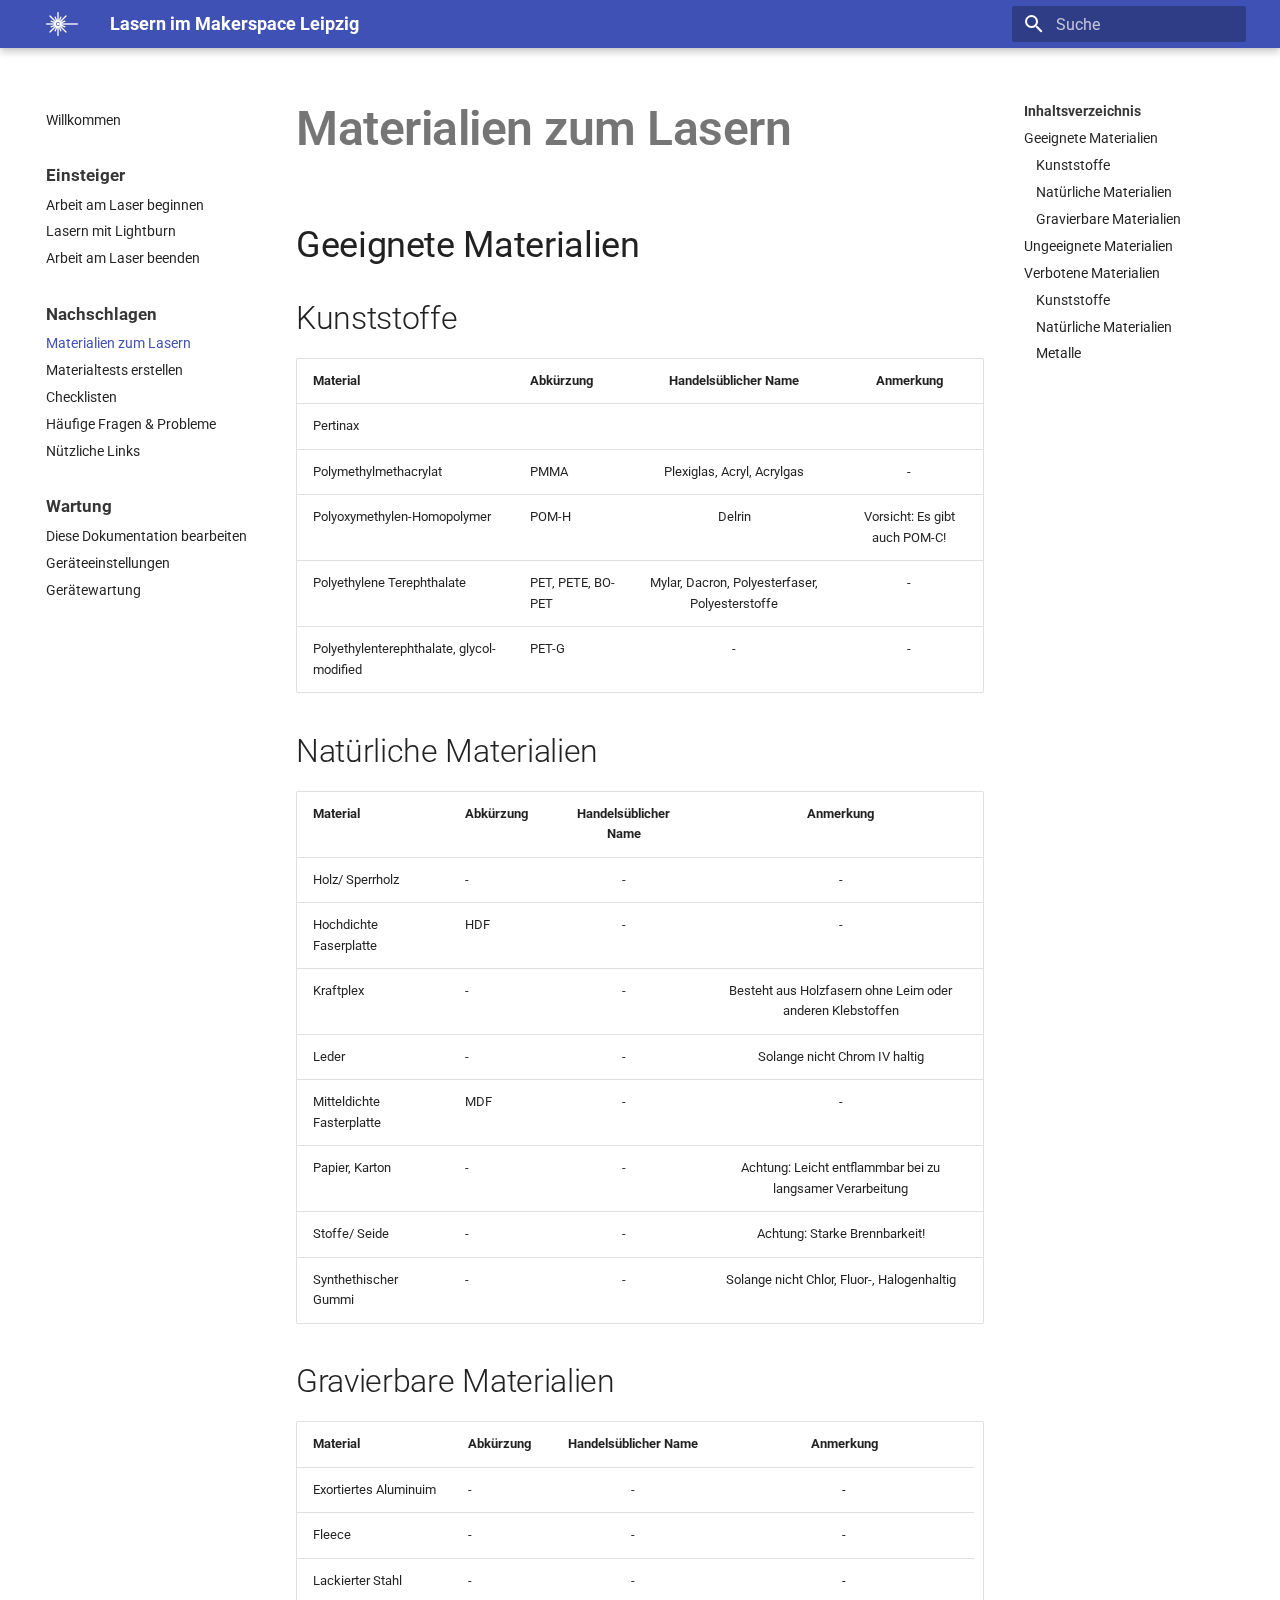
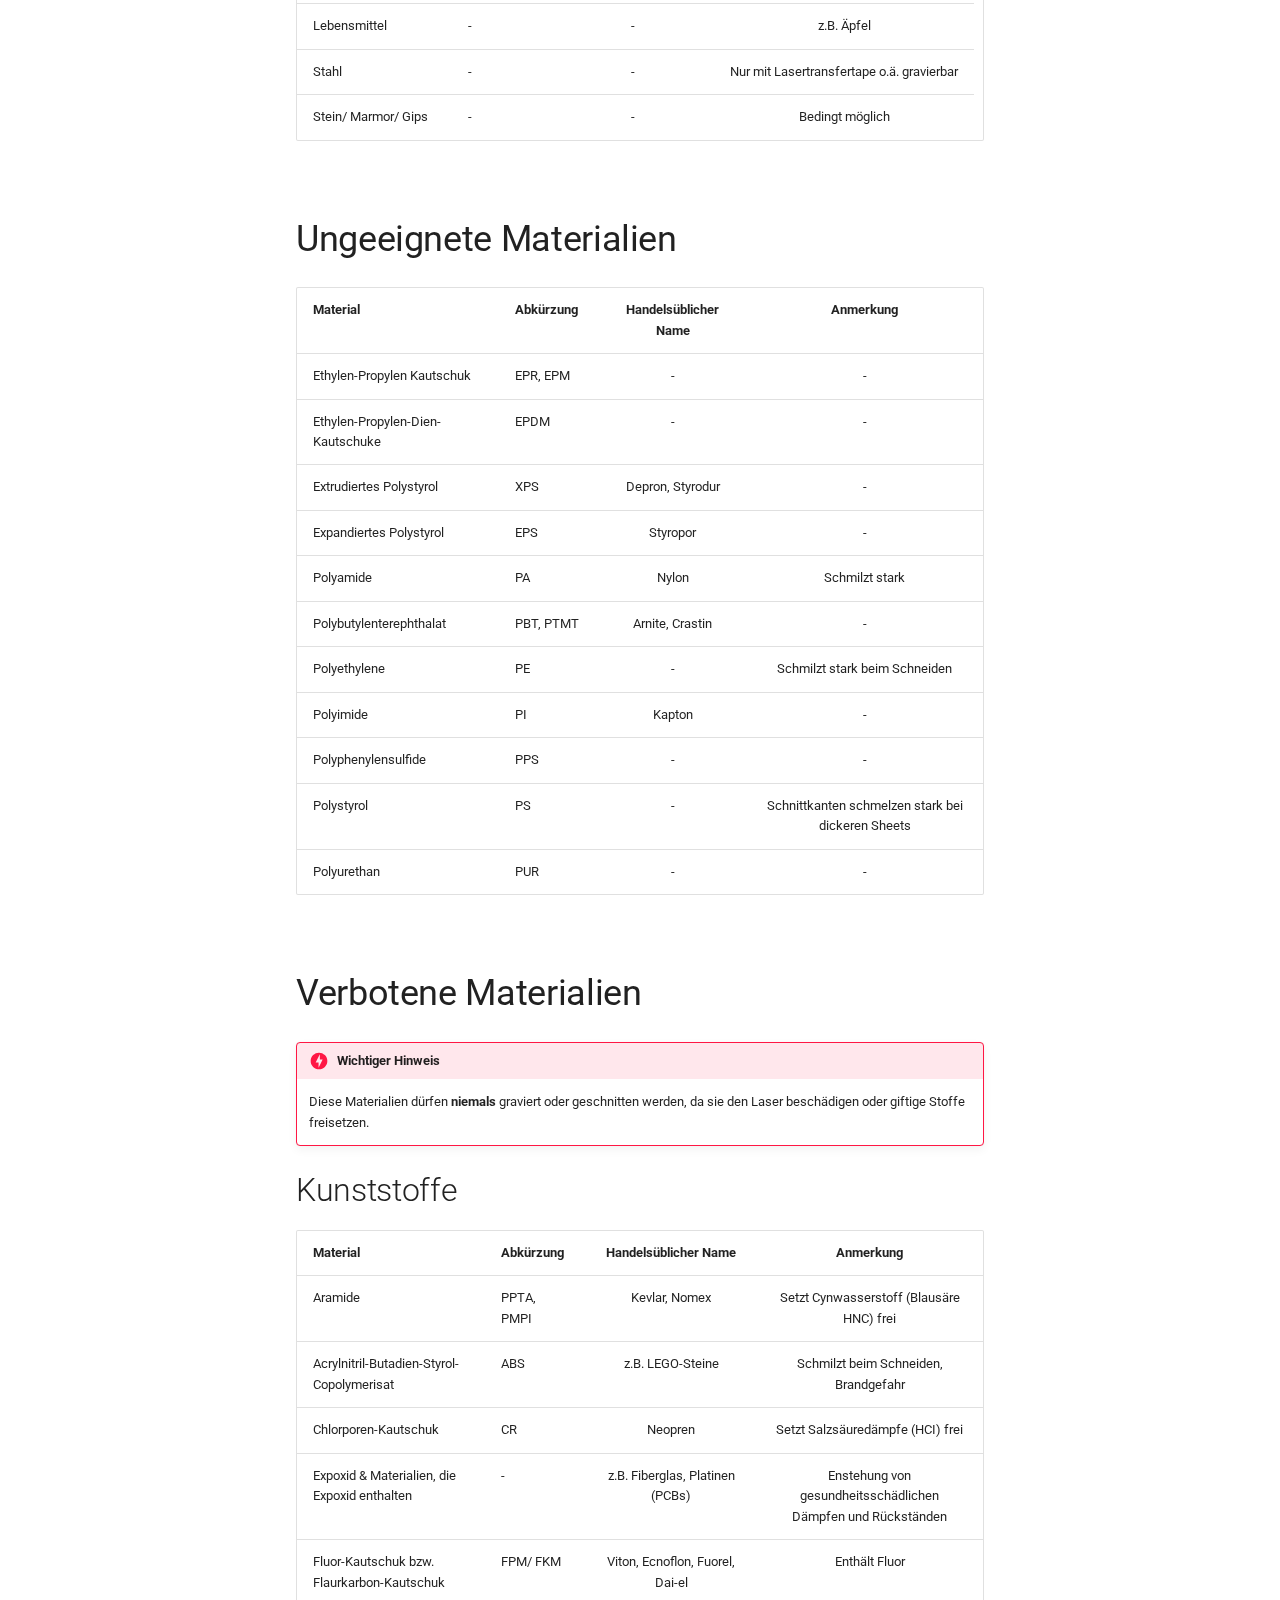
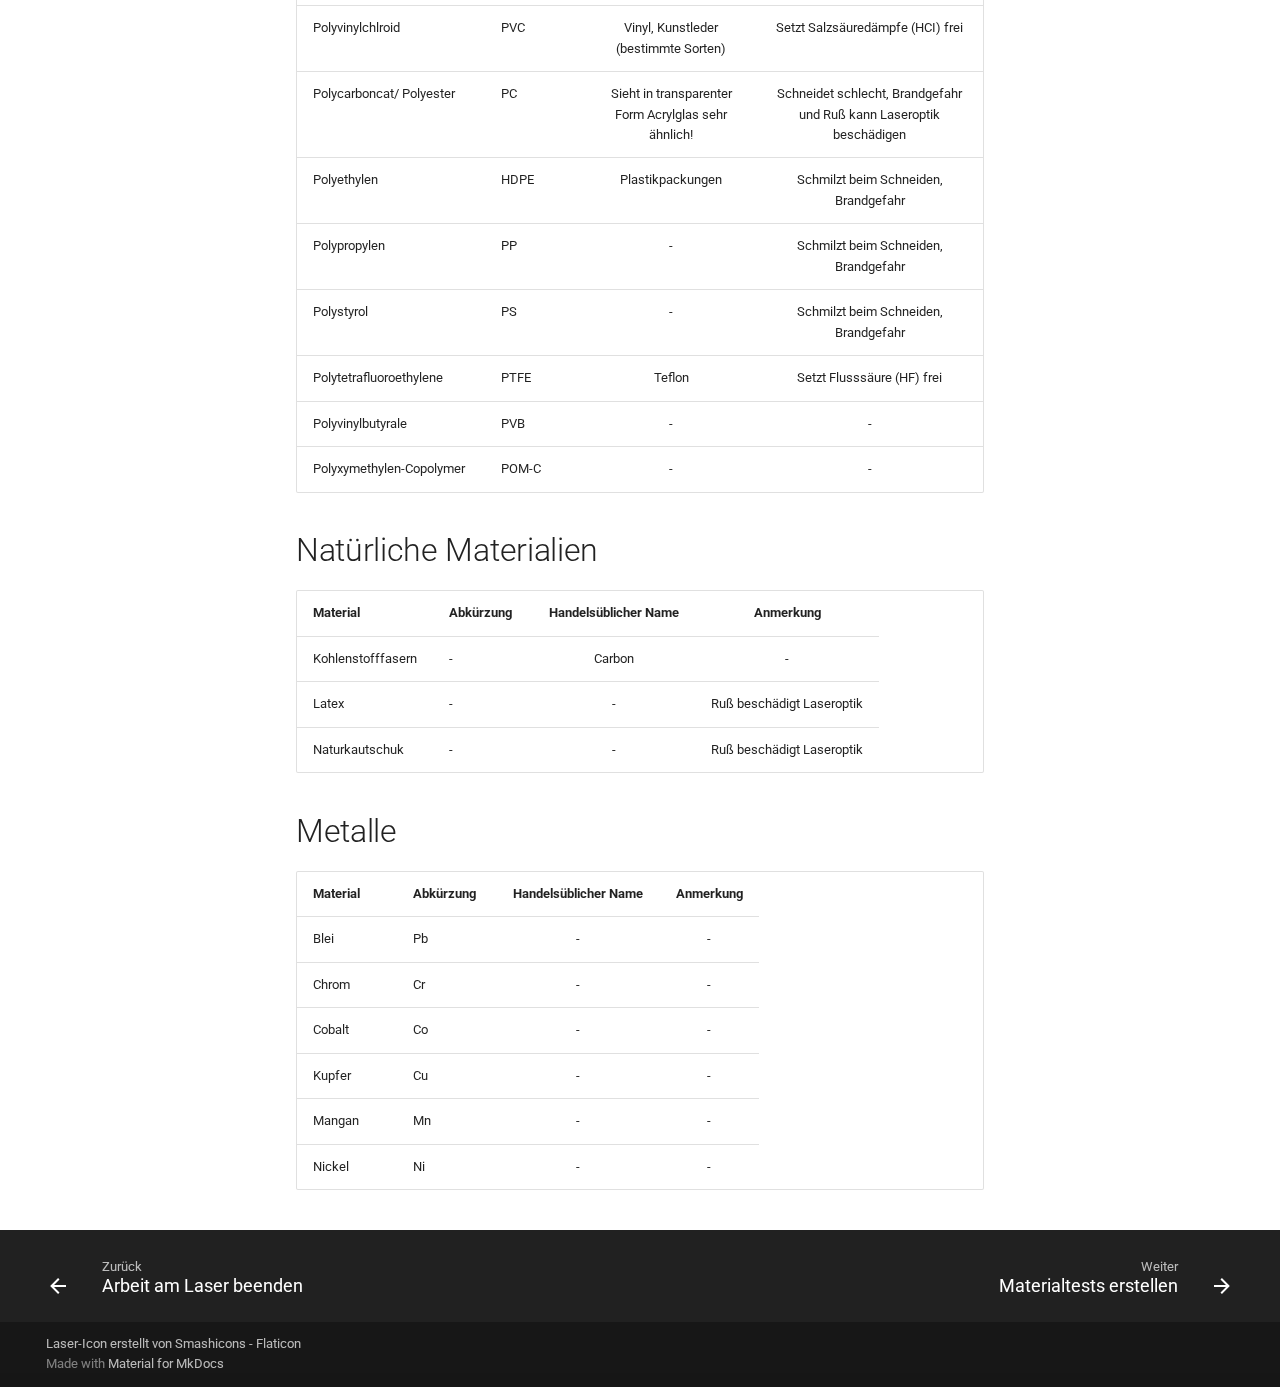
<file: nachschlagen_materialliste.html>
<!doctype html>
<html lang="de" class="no-js">
  <head>
    
      <meta charset="utf-8">
      <meta name="viewport" content="width=device-width,initial-scale=1">
      
      
      
      
        <link rel="prev" href="einsteiger_beenden.html">
      
      
        <link rel="next" href="nachschlagen_materialtest.html">
      
      
      <link rel="icon" href="assets/images/favicon.png">
      <meta name="generator" content="mkdocs-1.5.3, mkdocs-material-9.5.6">
    
    
      
        <title>Materialien zum Lasern - Lasern im Makerspace Leipzig</title>
      
    
    
      <link rel="stylesheet" href="assets/stylesheets/main.50c56a3b.min.css">
      
      


    
    
      
    
    
      
        
        
        <link rel="preconnect" href="https://fonts.gstatic.com" crossorigin>
        <link rel="stylesheet" href="https://fonts.googleapis.com/css?family=Roboto:300,300i,400,400i,700,700i%7CRoboto+Mono:400,400i,700,700i&display=fallback">
        <style>:root{--md-text-font:"Roboto";--md-code-font:"Roboto Mono"}</style>
      
    
    
      <link rel="stylesheet" href="style.css">
    
    <script>__md_scope=new URL(".",location),__md_hash=e=>[...e].reduce((e,_)=>(e<<5)-e+_.charCodeAt(0),0),__md_get=(e,_=localStorage,t=__md_scope)=>JSON.parse(_.getItem(t.pathname+"."+e)),__md_set=(e,_,t=localStorage,a=__md_scope)=>{try{t.setItem(a.pathname+"."+e,JSON.stringify(_))}catch(e){}}</script>
    
      

    
    
    
  </head>
  
  
    <body dir="ltr">
  
    
    <input class="md-toggle" data-md-toggle="drawer" type="checkbox" id="__drawer" autocomplete="off">
    <input class="md-toggle" data-md-toggle="search" type="checkbox" id="__search" autocomplete="off">
    <label class="md-overlay" for="__drawer"></label>
    <div data-md-component="skip">
      
        
        <a href="#materialien-zum-lasern" class="md-skip">
          Zum Inhalt
        </a>
      
    </div>
    <div data-md-component="announce">
      
    </div>
    
    
      

  

<header class="md-header md-header--shadow" data-md-component="header">
  <nav class="md-header__inner md-grid" aria-label="Kopfzeile">
    <a href="index.html" title="Lasern im Makerspace Leipzig" class="md-header__button md-logo" aria-label="Lasern im Makerspace Leipzig" data-md-component="logo">
      
  <img src="assets/Icon - Laser.png" alt="logo">

    </a>
    <label class="md-header__button md-icon" for="__drawer">
      
      <svg xmlns="http://www.w3.org/2000/svg" viewBox="0 0 24 24"><path d="M3 6h18v2H3V6m0 5h18v2H3v-2m0 5h18v2H3v-2Z"/></svg>
    </label>
    <div class="md-header__title" data-md-component="header-title">
      <div class="md-header__ellipsis">
        <div class="md-header__topic">
          <span class="md-ellipsis">
            Lasern im Makerspace Leipzig
          </span>
        </div>
        <div class="md-header__topic" data-md-component="header-topic">
          <span class="md-ellipsis">
            
              Materialien zum Lasern
            
          </span>
        </div>
      </div>
    </div>
    
    
      <script>var media,input,key,value,palette=__md_get("__palette");if(palette&&palette.color){"(prefers-color-scheme)"===palette.color.media&&(media=matchMedia("(prefers-color-scheme: light)"),input=document.querySelector(media.matches?"[data-md-color-media='(prefers-color-scheme: light)']":"[data-md-color-media='(prefers-color-scheme: dark)']"),palette.color.media=input.getAttribute("data-md-color-media"),palette.color.scheme=input.getAttribute("data-md-color-scheme"),palette.color.primary=input.getAttribute("data-md-color-primary"),palette.color.accent=input.getAttribute("data-md-color-accent"));for([key,value]of Object.entries(palette.color))document.body.setAttribute("data-md-color-"+key,value)}</script>
    
    
    
      <label class="md-header__button md-icon" for="__search">
        
        <svg xmlns="http://www.w3.org/2000/svg" viewBox="0 0 24 24"><path d="M9.5 3A6.5 6.5 0 0 1 16 9.5c0 1.61-.59 3.09-1.56 4.23l.27.27h.79l5 5-1.5 1.5-5-5v-.79l-.27-.27A6.516 6.516 0 0 1 9.5 16 6.5 6.5 0 0 1 3 9.5 6.5 6.5 0 0 1 9.5 3m0 2C7 5 5 7 5 9.5S7 14 9.5 14 14 12 14 9.5 12 5 9.5 5Z"/></svg>
      </label>
      <div class="md-search" data-md-component="search" role="dialog">
  <label class="md-search__overlay" for="__search"></label>
  <div class="md-search__inner" role="search">
    <form class="md-search__form" name="search">
      <input type="text" class="md-search__input" name="query" aria-label="Suche" placeholder="Suche" autocapitalize="off" autocorrect="off" autocomplete="off" spellcheck="false" data-md-component="search-query" required>
      <label class="md-search__icon md-icon" for="__search">
        
        <svg xmlns="http://www.w3.org/2000/svg" viewBox="0 0 24 24"><path d="M9.5 3A6.5 6.5 0 0 1 16 9.5c0 1.61-.59 3.09-1.56 4.23l.27.27h.79l5 5-1.5 1.5-5-5v-.79l-.27-.27A6.516 6.516 0 0 1 9.5 16 6.5 6.5 0 0 1 3 9.5 6.5 6.5 0 0 1 9.5 3m0 2C7 5 5 7 5 9.5S7 14 9.5 14 14 12 14 9.5 12 5 9.5 5Z"/></svg>
        
        <svg xmlns="http://www.w3.org/2000/svg" viewBox="0 0 24 24"><path d="M20 11v2H8l5.5 5.5-1.42 1.42L4.16 12l7.92-7.92L13.5 5.5 8 11h12Z"/></svg>
      </label>
      <nav class="md-search__options" aria-label="Suche">
        
        <button type="reset" class="md-search__icon md-icon" title="Zurücksetzen" aria-label="Zurücksetzen" tabindex="-1">
          
          <svg xmlns="http://www.w3.org/2000/svg" viewBox="0 0 24 24"><path d="M19 6.41 17.59 5 12 10.59 6.41 5 5 6.41 10.59 12 5 17.59 6.41 19 12 13.41 17.59 19 19 17.59 13.41 12 19 6.41Z"/></svg>
        </button>
      </nav>
      
    </form>
    <div class="md-search__output">
      <div class="md-search__scrollwrap" data-md-scrollfix>
        <div class="md-search-result" data-md-component="search-result">
          <div class="md-search-result__meta">
            Suche wird initialisiert
          </div>
          <ol class="md-search-result__list" role="presentation"></ol>
        </div>
      </div>
    </div>
  </div>
</div>
    
    
  </nav>
  
</header>
    
    <div class="md-container" data-md-component="container">
      
      
        
          
        
      
      <main class="md-main" data-md-component="main">
        <div class="md-main__inner md-grid">
          
            
              
              <div class="md-sidebar md-sidebar--primary" data-md-component="sidebar" data-md-type="navigation" >
                <div class="md-sidebar__scrollwrap">
                  <div class="md-sidebar__inner">
                    



<nav class="md-nav md-nav--primary" aria-label="Navigation" data-md-level="0">
  <label class="md-nav__title" for="__drawer">
    <a href="index.html" title="Lasern im Makerspace Leipzig" class="md-nav__button md-logo" aria-label="Lasern im Makerspace Leipzig" data-md-component="logo">
      
  <img src="assets/Icon - Laser.png" alt="logo">

    </a>
    Lasern im Makerspace Leipzig
  </label>
  
  <ul class="md-nav__list" data-md-scrollfix>
    
      
      
  
  
  
  
    <li class="md-nav__item">
      <a href="index.html" class="md-nav__link">
        
  
  <span class="md-ellipsis">
    Willkommen
  </span>
  

      </a>
    </li>
  

    
      
      
  
  
  
  
    
    
    
    
    
      
      
    
    <li class="md-nav__item md-nav__item--section md-nav__item--nested">
      
        
        
        
        <input class="md-nav__toggle md-toggle " type="checkbox" id="__nav_2" >
        
          
          <label class="md-nav__link" for="__nav_2" id="__nav_2_label" tabindex="">
            
  
  <span class="md-ellipsis">
    Einsteiger
  </span>
  

            <span class="md-nav__icon md-icon"></span>
          </label>
        
        <nav class="md-nav" data-md-level="1" aria-labelledby="__nav_2_label" aria-expanded="false">
          <label class="md-nav__title" for="__nav_2">
            <span class="md-nav__icon md-icon"></span>
            Einsteiger
          </label>
          <ul class="md-nav__list" data-md-scrollfix>
            
              
                
  
  
  
  
    <li class="md-nav__item">
      <a href="einsteiger_ger%C3%A4testart.html" class="md-nav__link">
        
  
  <span class="md-ellipsis">
    Arbeit am Laser beginnen
  </span>
  

      </a>
    </li>
  

              
            
              
                
  
  
  
  
    <li class="md-nav__item">
      <a href="einsteiger_lightburn_lasern.html" class="md-nav__link">
        
  
  <span class="md-ellipsis">
    Lasern mit Lightburn
  </span>
  

      </a>
    </li>
  

              
            
              
                
  
  
  
  
    <li class="md-nav__item">
      <a href="einsteiger_beenden.html" class="md-nav__link">
        
  
  <span class="md-ellipsis">
    Arbeit am Laser beenden
  </span>
  

      </a>
    </li>
  

              
            
          </ul>
        </nav>
      
    </li>
  

    
      
      
  
  
    
  
  
  
    
    
    
    
    
      
      
    
    <li class="md-nav__item md-nav__item--active md-nav__item--section md-nav__item--nested">
      
        
        
        
        <input class="md-nav__toggle md-toggle " type="checkbox" id="__nav_3" checked>
        
          
          <label class="md-nav__link" for="__nav_3" id="__nav_3_label" tabindex="">
            
  
  <span class="md-ellipsis">
    Nachschlagen
  </span>
  

            <span class="md-nav__icon md-icon"></span>
          </label>
        
        <nav class="md-nav" data-md-level="1" aria-labelledby="__nav_3_label" aria-expanded="true">
          <label class="md-nav__title" for="__nav_3">
            <span class="md-nav__icon md-icon"></span>
            Nachschlagen
          </label>
          <ul class="md-nav__list" data-md-scrollfix>
            
              
                
  
  
    
  
  
  
    <li class="md-nav__item md-nav__item--active">
      
      <input class="md-nav__toggle md-toggle" type="checkbox" id="__toc">
      
      
        
      
      
        <label class="md-nav__link md-nav__link--active" for="__toc">
          
  
  <span class="md-ellipsis">
    Materialien zum Lasern
  </span>
  

          <span class="md-nav__icon md-icon"></span>
        </label>
      
      <a href="nachschlagen_materialliste.html" class="md-nav__link md-nav__link--active">
        
  
  <span class="md-ellipsis">
    Materialien zum Lasern
  </span>
  

      </a>
      
        

<nav class="md-nav md-nav--secondary" aria-label="Inhaltsverzeichnis">
  
  
  
    
  
  
    <label class="md-nav__title" for="__toc">
      <span class="md-nav__icon md-icon"></span>
      Inhaltsverzeichnis
    </label>
    <ul class="md-nav__list" data-md-component="toc" data-md-scrollfix>
      
        <li class="md-nav__item">
  <a href="#geeignete-materialien" class="md-nav__link">
    <span class="md-ellipsis">
      Geeignete Materialien
    </span>
  </a>
  
    <nav class="md-nav" aria-label="Geeignete Materialien">
      <ul class="md-nav__list">
        
          <li class="md-nav__item">
  <a href="#kunststoffe" class="md-nav__link">
    <span class="md-ellipsis">
      Kunststoffe
    </span>
  </a>
  
</li>
        
          <li class="md-nav__item">
  <a href="#naturliche-materialien" class="md-nav__link">
    <span class="md-ellipsis">
      Natürliche Materialien
    </span>
  </a>
  
</li>
        
          <li class="md-nav__item">
  <a href="#gravierbare-materialien" class="md-nav__link">
    <span class="md-ellipsis">
      Gravierbare Materialien
    </span>
  </a>
  
</li>
        
      </ul>
    </nav>
  
</li>
      
        <li class="md-nav__item">
  <a href="#ungeeignete-materialien" class="md-nav__link">
    <span class="md-ellipsis">
      Ungeeignete Materialien
    </span>
  </a>
  
</li>
      
        <li class="md-nav__item">
  <a href="#verbotene-materialien" class="md-nav__link">
    <span class="md-ellipsis">
      Verbotene Materialien
    </span>
  </a>
  
    <nav class="md-nav" aria-label="Verbotene Materialien">
      <ul class="md-nav__list">
        
          <li class="md-nav__item">
  <a href="#kunststoffe_1" class="md-nav__link">
    <span class="md-ellipsis">
      Kunststoffe
    </span>
  </a>
  
</li>
        
          <li class="md-nav__item">
  <a href="#naturliche-materialien_1" class="md-nav__link">
    <span class="md-ellipsis">
      Natürliche Materialien
    </span>
  </a>
  
</li>
        
          <li class="md-nav__item">
  <a href="#metalle" class="md-nav__link">
    <span class="md-ellipsis">
      Metalle
    </span>
  </a>
  
</li>
        
      </ul>
    </nav>
  
</li>
      
    </ul>
  
</nav>
      
    </li>
  

              
            
              
                
  
  
  
  
    <li class="md-nav__item">
      <a href="nachschlagen_materialtest.html" class="md-nav__link">
        
  
  <span class="md-ellipsis">
    Materialtests erstellen
  </span>
  

      </a>
    </li>
  

              
            
              
                
  
  
  
  
    <li class="md-nav__item">
      <a href="nachschlagen_checklisten.html" class="md-nav__link">
        
  
  <span class="md-ellipsis">
    Checklisten
  </span>
  

      </a>
    </li>
  

              
            
              
                
  
  
  
  
    <li class="md-nav__item">
      <a href="nachschlagen_faq.html" class="md-nav__link">
        
  
  <span class="md-ellipsis">
    Häufige Fragen & Probleme
  </span>
  

      </a>
    </li>
  

              
            
              
                
  
  
  
  
    <li class="md-nav__item">
      <a href="nachschlagen_links.html" class="md-nav__link">
        
  
  <span class="md-ellipsis">
    Nützliche Links
  </span>
  

      </a>
    </li>
  

              
            
          </ul>
        </nav>
      
    </li>
  

    
      
      
  
  
  
  
    
    
    
    
    
      
      
    
    <li class="md-nav__item md-nav__item--section md-nav__item--nested">
      
        
        
        
        <input class="md-nav__toggle md-toggle " type="checkbox" id="__nav_4" >
        
          
          <label class="md-nav__link" for="__nav_4" id="__nav_4_label" tabindex="">
            
  
  <span class="md-ellipsis">
    Wartung
  </span>
  

            <span class="md-nav__icon md-icon"></span>
          </label>
        
        <nav class="md-nav" data-md-level="1" aria-labelledby="__nav_4_label" aria-expanded="false">
          <label class="md-nav__title" for="__nav_4">
            <span class="md-nav__icon md-icon"></span>
            Wartung
          </label>
          <ul class="md-nav__list" data-md-scrollfix>
            
              
                
  
  
  
  
    <li class="md-nav__item">
      <a href="wartung_dokumentation.html" class="md-nav__link">
        
  
  <span class="md-ellipsis">
    Diese Dokumentation bearbeiten
  </span>
  

      </a>
    </li>
  

              
            
              
                
  
  
  
  
    <li class="md-nav__item">
      <a href="wartung_ger%C3%A4teeinstellungen.html" class="md-nav__link">
        
  
  <span class="md-ellipsis">
    Geräteeinstellungen
  </span>
  

      </a>
    </li>
  

              
            
              
                
  
  
  
  
    <li class="md-nav__item">
      <a href="wartung_ger%C3%A4tewartung.html" class="md-nav__link">
        
  
  <span class="md-ellipsis">
    Gerätewartung
  </span>
  

      </a>
    </li>
  

              
            
          </ul>
        </nav>
      
    </li>
  

    
  </ul>
</nav>
                  </div>
                </div>
              </div>
            
            
              
              <div class="md-sidebar md-sidebar--secondary" data-md-component="sidebar" data-md-type="toc" >
                <div class="md-sidebar__scrollwrap">
                  <div class="md-sidebar__inner">
                    

<nav class="md-nav md-nav--secondary" aria-label="Inhaltsverzeichnis">
  
  
  
    
  
  
    <label class="md-nav__title" for="__toc">
      <span class="md-nav__icon md-icon"></span>
      Inhaltsverzeichnis
    </label>
    <ul class="md-nav__list" data-md-component="toc" data-md-scrollfix>
      
        <li class="md-nav__item">
  <a href="#geeignete-materialien" class="md-nav__link">
    <span class="md-ellipsis">
      Geeignete Materialien
    </span>
  </a>
  
    <nav class="md-nav" aria-label="Geeignete Materialien">
      <ul class="md-nav__list">
        
          <li class="md-nav__item">
  <a href="#kunststoffe" class="md-nav__link">
    <span class="md-ellipsis">
      Kunststoffe
    </span>
  </a>
  
</li>
        
          <li class="md-nav__item">
  <a href="#naturliche-materialien" class="md-nav__link">
    <span class="md-ellipsis">
      Natürliche Materialien
    </span>
  </a>
  
</li>
        
          <li class="md-nav__item">
  <a href="#gravierbare-materialien" class="md-nav__link">
    <span class="md-ellipsis">
      Gravierbare Materialien
    </span>
  </a>
  
</li>
        
      </ul>
    </nav>
  
</li>
      
        <li class="md-nav__item">
  <a href="#ungeeignete-materialien" class="md-nav__link">
    <span class="md-ellipsis">
      Ungeeignete Materialien
    </span>
  </a>
  
</li>
      
        <li class="md-nav__item">
  <a href="#verbotene-materialien" class="md-nav__link">
    <span class="md-ellipsis">
      Verbotene Materialien
    </span>
  </a>
  
    <nav class="md-nav" aria-label="Verbotene Materialien">
      <ul class="md-nav__list">
        
          <li class="md-nav__item">
  <a href="#kunststoffe_1" class="md-nav__link">
    <span class="md-ellipsis">
      Kunststoffe
    </span>
  </a>
  
</li>
        
          <li class="md-nav__item">
  <a href="#naturliche-materialien_1" class="md-nav__link">
    <span class="md-ellipsis">
      Natürliche Materialien
    </span>
  </a>
  
</li>
        
          <li class="md-nav__item">
  <a href="#metalle" class="md-nav__link">
    <span class="md-ellipsis">
      Metalle
    </span>
  </a>
  
</li>
        
      </ul>
    </nav>
  
</li>
      
    </ul>
  
</nav>
                  </div>
                </div>
              </div>
            
          
          
            <div class="md-content" data-md-component="content">
              <article class="md-content__inner md-typeset">
                
                  


<h1 id="materialien-zum-lasern">Materialien zum Lasern</h1>
<h2 id="geeignete-materialien">Geeignete Materialien</h2>
<h3 id="kunststoffe">Kunststoffe</h3>
<table>
<thead>
<tr>
<th>Material</th>
<th>Abkürzung</th>
<th style="text-align: center;">Handelsüblicher Name</th>
<th style="text-align: center;">Anmerkung</th>
</tr>
</thead>
<tbody>
<tr>
<td>Pertinax</td>
<td></td>
<td style="text-align: center;"></td>
<td style="text-align: center;"></td>
</tr>
<tr>
<td>Polymethylmethacrylat</td>
<td>PMMA</td>
<td style="text-align: center;">Plexiglas, Acryl, Acrylgas</td>
<td style="text-align: center;">-</td>
</tr>
<tr>
<td>Polyoxymethylen-Homopolymer</td>
<td>POM-H</td>
<td style="text-align: center;">Delrin</td>
<td style="text-align: center;">Vorsicht: Es gibt auch POM-C!</td>
</tr>
<tr>
<td>Polyethylene Terephthalate</td>
<td>PET, PETE, BO-PET</td>
<td style="text-align: center;">Mylar, Dacron, Polyesterfaser, Polyesterstoffe</td>
<td style="text-align: center;">-</td>
</tr>
<tr>
<td>Polyethylenterephthalate, glycol-modified</td>
<td>PET-G</td>
<td style="text-align: center;">-</td>
<td style="text-align: center;">-</td>
</tr>
</tbody>
</table>
<h3 id="naturliche-materialien">Natürliche Materialien</h3>
<table>
<thead>
<tr>
<th>Material</th>
<th>Abkürzung</th>
<th style="text-align: center;">Handelsüblicher Name</th>
<th style="text-align: center;">Anmerkung</th>
</tr>
</thead>
<tbody>
<tr>
<td>Holz/ Sperrholz</td>
<td>-</td>
<td style="text-align: center;">-</td>
<td style="text-align: center;">-</td>
</tr>
<tr>
<td>Hochdichte Faserplatte</td>
<td>HDF</td>
<td style="text-align: center;">-</td>
<td style="text-align: center;">-</td>
</tr>
<tr>
<td>Kraftplex</td>
<td>-</td>
<td style="text-align: center;">-</td>
<td style="text-align: center;">Besteht aus Holzfasern ohne Leim oder anderen Klebstoffen</td>
</tr>
<tr>
<td>Leder</td>
<td>-</td>
<td style="text-align: center;">-</td>
<td style="text-align: center;">Solange nicht Chrom IV haltig</td>
</tr>
<tr>
<td>Mitteldichte Fasterplatte</td>
<td>MDF</td>
<td style="text-align: center;">-</td>
<td style="text-align: center;">-</td>
</tr>
<tr>
<td>Papier, Karton</td>
<td>-</td>
<td style="text-align: center;">-</td>
<td style="text-align: center;">Achtung: Leicht entflammbar bei zu langsamer Verarbeitung</td>
</tr>
<tr>
<td>Stoffe/ Seide</td>
<td>-</td>
<td style="text-align: center;">-</td>
<td style="text-align: center;">Achtung: Starke Brennbarkeit!</td>
</tr>
<tr>
<td>Synthethischer Gummi</td>
<td>-</td>
<td style="text-align: center;">-</td>
<td style="text-align: center;">Solange nicht Chlor, Fluor-, Halogenhaltig</td>
</tr>
</tbody>
</table>
<h3 id="gravierbare-materialien">Gravierbare Materialien</h3>
<table>
<thead>
<tr>
<th>Material</th>
<th>Abkürzung</th>
<th style="text-align: center;">Handelsüblicher Name</th>
<th style="text-align: center;">Anmerkung</th>
</tr>
</thead>
<tbody>
<tr>
<td>Exortiertes Aluminuim</td>
<td>-</td>
<td style="text-align: center;">-</td>
<td style="text-align: center;">-</td>
</tr>
<tr>
<td>Fleece</td>
<td>-</td>
<td style="text-align: center;">-</td>
<td style="text-align: center;">-</td>
</tr>
<tr>
<td>Lackierter Stahl</td>
<td>-</td>
<td style="text-align: center;">-</td>
<td style="text-align: center;">-</td>
</tr>
<tr>
<td>Lebensmittel</td>
<td>-</td>
<td style="text-align: center;">-</td>
<td style="text-align: center;">z.B. Äpfel</td>
</tr>
<tr>
<td>Stahl</td>
<td>-</td>
<td style="text-align: center;">-</td>
<td style="text-align: center;">Nur mit Lasertransfertape o.ä. gravierbar</td>
</tr>
<tr>
<td>Stein/ Marmor/ Gips</td>
<td>-</td>
<td style="text-align: center;">-</td>
<td style="text-align: center;">Bedingt möglich</td>
</tr>
</tbody>
</table>
<p><br></p>
<h2 id="ungeeignete-materialien">Ungeeignete Materialien</h2>
<table>
<thead>
<tr>
<th>Material</th>
<th>Abkürzung</th>
<th style="text-align: center;">Handelsüblicher Name</th>
<th style="text-align: center;">Anmerkung</th>
</tr>
</thead>
<tbody>
<tr>
<td>Ethylen-Propylen Kautschuk</td>
<td>EPR, EPM</td>
<td style="text-align: center;">-</td>
<td style="text-align: center;">-</td>
</tr>
<tr>
<td>Ethylen-Propylen-Dien-Kautschuke</td>
<td>EPDM</td>
<td style="text-align: center;">-</td>
<td style="text-align: center;">-</td>
</tr>
<tr>
<td>Extrudiertes Polystyrol</td>
<td>XPS</td>
<td style="text-align: center;">Depron, Styrodur</td>
<td style="text-align: center;">-</td>
</tr>
<tr>
<td>Expandiertes Polystyrol</td>
<td>EPS</td>
<td style="text-align: center;">Styropor</td>
<td style="text-align: center;">-</td>
</tr>
<tr>
<td>Polyamide</td>
<td>PA</td>
<td style="text-align: center;">Nylon</td>
<td style="text-align: center;">Schmilzt stark</td>
</tr>
<tr>
<td>Polybutylenterephthalat</td>
<td>PBT, PTMT</td>
<td style="text-align: center;">Arnite, Crastin</td>
<td style="text-align: center;">-</td>
</tr>
<tr>
<td>Polyethylene</td>
<td>PE</td>
<td style="text-align: center;">-</td>
<td style="text-align: center;">Schmilzt stark beim Schneiden</td>
</tr>
<tr>
<td>Polyimide</td>
<td>PI</td>
<td style="text-align: center;">Kapton</td>
<td style="text-align: center;">-</td>
</tr>
<tr>
<td>Polyphenylensulfide</td>
<td>PPS</td>
<td style="text-align: center;">-</td>
<td style="text-align: center;">-</td>
</tr>
<tr>
<td>Polystyrol</td>
<td>PS</td>
<td style="text-align: center;">-</td>
<td style="text-align: center;">Schnittkanten schmelzen stark bei dickeren Sheets</td>
</tr>
<tr>
<td>Polyurethan</td>
<td>PUR</td>
<td style="text-align: center;">-</td>
<td style="text-align: center;">-</td>
</tr>
</tbody>
</table>
<p><br></p>
<h2 id="verbotene-materialien">Verbotene Materialien</h2>
<div class="admonition danger">
<p class="admonition-title">Wichtiger Hinweis</p>
<p>Diese Materialien dürfen <strong>niemals</strong> graviert oder geschnitten werden, da sie den Laser beschädigen oder giftige Stoffe freisetzen.</p>
</div>
<h3 id="kunststoffe_1">Kunststoffe</h3>
<table>
<thead>
<tr>
<th>Material</th>
<th>Abkürzung</th>
<th style="text-align: center;">Handelsüblicher Name</th>
<th style="text-align: center;">Anmerkung</th>
</tr>
</thead>
<tbody>
<tr>
<td>Aramide</td>
<td>PPTA, PMPI</td>
<td style="text-align: center;">Kevlar, Nomex</td>
<td style="text-align: center;">Setzt Cynwasserstoff (Blausäre HNC) frei</td>
</tr>
<tr>
<td>Acrylnitril-Butadien-Styrol-Copolymerisat</td>
<td>ABS</td>
<td style="text-align: center;">z.B. LEGO-Steine</td>
<td style="text-align: center;">Schmilzt beim Schneiden, Brandgefahr</td>
</tr>
<tr>
<td>Chlorporen-Kautschuk</td>
<td>CR</td>
<td style="text-align: center;">Neopren</td>
<td style="text-align: center;">Setzt Salzsäuredämpfe (HCI) frei</td>
</tr>
<tr>
<td>Expoxid &amp; Materialien, die Expoxid enthalten</td>
<td>-</td>
<td style="text-align: center;">z.B. Fiberglas, Platinen (PCBs)</td>
<td style="text-align: center;">Enstehung von gesundheitsschädlichen Dämpfen und Rückständen</td>
</tr>
<tr>
<td>Fluor-Kautschuk bzw. Flaurkarbon-Kautschuk</td>
<td>FPM/ FKM</td>
<td style="text-align: center;">Viton, Ecnoflon, Fuorel, Dai-el</td>
<td style="text-align: center;">Enthält Fluor</td>
</tr>
<tr>
<td>Polyvinylchlroid</td>
<td>PVC</td>
<td style="text-align: center;">Vinyl, Kunstleder (bestimmte Sorten)</td>
<td style="text-align: center;">Setzt Salzsäuredämpfe (HCI) frei</td>
</tr>
<tr>
<td>Polycarboncat/ Polyester</td>
<td>PC</td>
<td style="text-align: center;">Sieht in transparenter Form Acrylglas sehr ähnlich!</td>
<td style="text-align: center;">Schneidet schlecht, Brandgefahr und Ruß kann Laseroptik beschädigen</td>
</tr>
<tr>
<td>Polyethylen</td>
<td>HDPE</td>
<td style="text-align: center;">Plastikpackungen</td>
<td style="text-align: center;">Schmilzt beim Schneiden, Brandgefahr</td>
</tr>
<tr>
<td>Polypropylen</td>
<td>PP</td>
<td style="text-align: center;">-</td>
<td style="text-align: center;">Schmilzt beim Schneiden, Brandgefahr</td>
</tr>
<tr>
<td>Polystyrol</td>
<td>PS</td>
<td style="text-align: center;">-</td>
<td style="text-align: center;">Schmilzt beim Schneiden, Brandgefahr</td>
</tr>
<tr>
<td>Polytetrafluoroethylene</td>
<td>PTFE</td>
<td style="text-align: center;">Teflon</td>
<td style="text-align: center;">Setzt Flusssäure (HF) frei</td>
</tr>
<tr>
<td>Polyvinylbutyrale</td>
<td>PVB</td>
<td style="text-align: center;">-</td>
<td style="text-align: center;">-</td>
</tr>
<tr>
<td>Polyxymethylen-Copolymer</td>
<td>POM-C</td>
<td style="text-align: center;">-</td>
<td style="text-align: center;">-</td>
</tr>
</tbody>
</table>
<h3 id="naturliche-materialien_1">Natürliche Materialien</h3>
<table>
<thead>
<tr>
<th>Material</th>
<th>Abkürzung</th>
<th style="text-align: center;">Handelsüblicher Name</th>
<th style="text-align: center;">Anmerkung</th>
</tr>
</thead>
<tbody>
<tr>
<td>Kohlenstofffasern</td>
<td>-</td>
<td style="text-align: center;">Carbon</td>
<td style="text-align: center;">-</td>
</tr>
<tr>
<td>Latex</td>
<td>-</td>
<td style="text-align: center;">-</td>
<td style="text-align: center;">Ruß beschädigt Laseroptik</td>
</tr>
<tr>
<td>Naturkautschuk</td>
<td>-</td>
<td style="text-align: center;">-</td>
<td style="text-align: center;">Ruß beschädigt Laseroptik</td>
</tr>
</tbody>
</table>
<h3 id="metalle">Metalle</h3>
<table>
<thead>
<tr>
<th>Material</th>
<th>Abkürzung</th>
<th style="text-align: center;">Handelsüblicher Name</th>
<th style="text-align: center;">Anmerkung</th>
</tr>
</thead>
<tbody>
<tr>
<td>Blei</td>
<td>Pb</td>
<td style="text-align: center;">-</td>
<td style="text-align: center;">-</td>
</tr>
<tr>
<td>Chrom</td>
<td>Cr</td>
<td style="text-align: center;">-</td>
<td style="text-align: center;">-</td>
</tr>
<tr>
<td>Cobalt</td>
<td>Co</td>
<td style="text-align: center;">-</td>
<td style="text-align: center;">-</td>
</tr>
<tr>
<td>Kupfer</td>
<td>Cu</td>
<td style="text-align: center;">-</td>
<td style="text-align: center;">-</td>
</tr>
<tr>
<td>Mangan</td>
<td>Mn</td>
<td style="text-align: center;">-</td>
<td style="text-align: center;">-</td>
</tr>
<tr>
<td>Nickel</td>
<td>Ni</td>
<td style="text-align: center;">-</td>
<td style="text-align: center;">-</td>
</tr>
</tbody>
</table>












                
              </article>
            </div>
          
          
<script>var target=document.getElementById(location.hash.slice(1));target&&target.name&&(target.checked=target.name.startsWith("__tabbed_"))</script>
        </div>
        
      </main>
      
        <footer class="md-footer">
  
    
      
      <nav class="md-footer__inner md-grid" aria-label="Fußzeile" >
        
          
          <a href="einsteiger_beenden.html" class="md-footer__link md-footer__link--prev" aria-label="Zurück: Arbeit am Laser beenden">
            <div class="md-footer__button md-icon">
              
              <svg xmlns="http://www.w3.org/2000/svg" viewBox="0 0 24 24"><path d="M20 11v2H8l5.5 5.5-1.42 1.42L4.16 12l7.92-7.92L13.5 5.5 8 11h12Z"/></svg>
            </div>
            <div class="md-footer__title">
              <span class="md-footer__direction">
                Zurück
              </span>
              <div class="md-ellipsis">
                Arbeit am Laser beenden
              </div>
            </div>
          </a>
        
        
          
          <a href="nachschlagen_materialtest.html" class="md-footer__link md-footer__link--next" aria-label="Weiter: Materialtests erstellen">
            <div class="md-footer__title">
              <span class="md-footer__direction">
                Weiter
              </span>
              <div class="md-ellipsis">
                Materialtests erstellen
              </div>
            </div>
            <div class="md-footer__button md-icon">
              
              <svg xmlns="http://www.w3.org/2000/svg" viewBox="0 0 24 24"><path d="M4 11v2h12l-5.5 5.5 1.42 1.42L19.84 12l-7.92-7.92L10.5 5.5 16 11H4Z"/></svg>
            </div>
          </a>
        
      </nav>
    
  
  <div class="md-footer-meta md-typeset">
    <div class="md-footer-meta__inner md-grid">
      <div class="md-copyright">
  
    <div class="md-copyright__highlight">
      <a href="https://www.flaticon.com/de/kostenlose-icons/laser-behandlung" target="_blank" title="Laser-Icon">Laser-Icon erstellt von Smashicons - Flaticon</a>
    </div>
  
  
    Made with
    <a href="https://squidfunk.github.io/mkdocs-material/" target="_blank" rel="noopener">
      Material for MkDocs
    </a>
  
</div>
      
    </div>
  </div>
</footer>
      
    </div>
    <div class="md-dialog" data-md-component="dialog">
      <div class="md-dialog__inner md-typeset"></div>
    </div>
    
    
    <script id="__config" type="application/json">{"base": ".", "features": ["navigation.sections", "navigation.footer"], "search": "assets/javascripts/workers/search.b8dbb3d2.min.js", "translations": {"clipboard.copied": "In Zwischenablage kopiert", "clipboard.copy": "In Zwischenablage kopieren", "search.result.more.one": "1 weiteres Suchergebnis auf dieser Seite", "search.result.more.other": "# weitere Suchergebnisse auf dieser Seite", "search.result.none": "Keine Suchergebnisse", "search.result.one": "1 Suchergebnis", "search.result.other": "# Suchergebnisse", "search.result.placeholder": "Suchbegriff eingeben", "search.result.term.missing": "Es fehlt", "select.version": "Version ausw\u00e4hlen"}}</script>
    
    
      <script src="assets/javascripts/bundle.e1c3ead8.min.js"></script>
      
    
  </body>
</html>
</file>
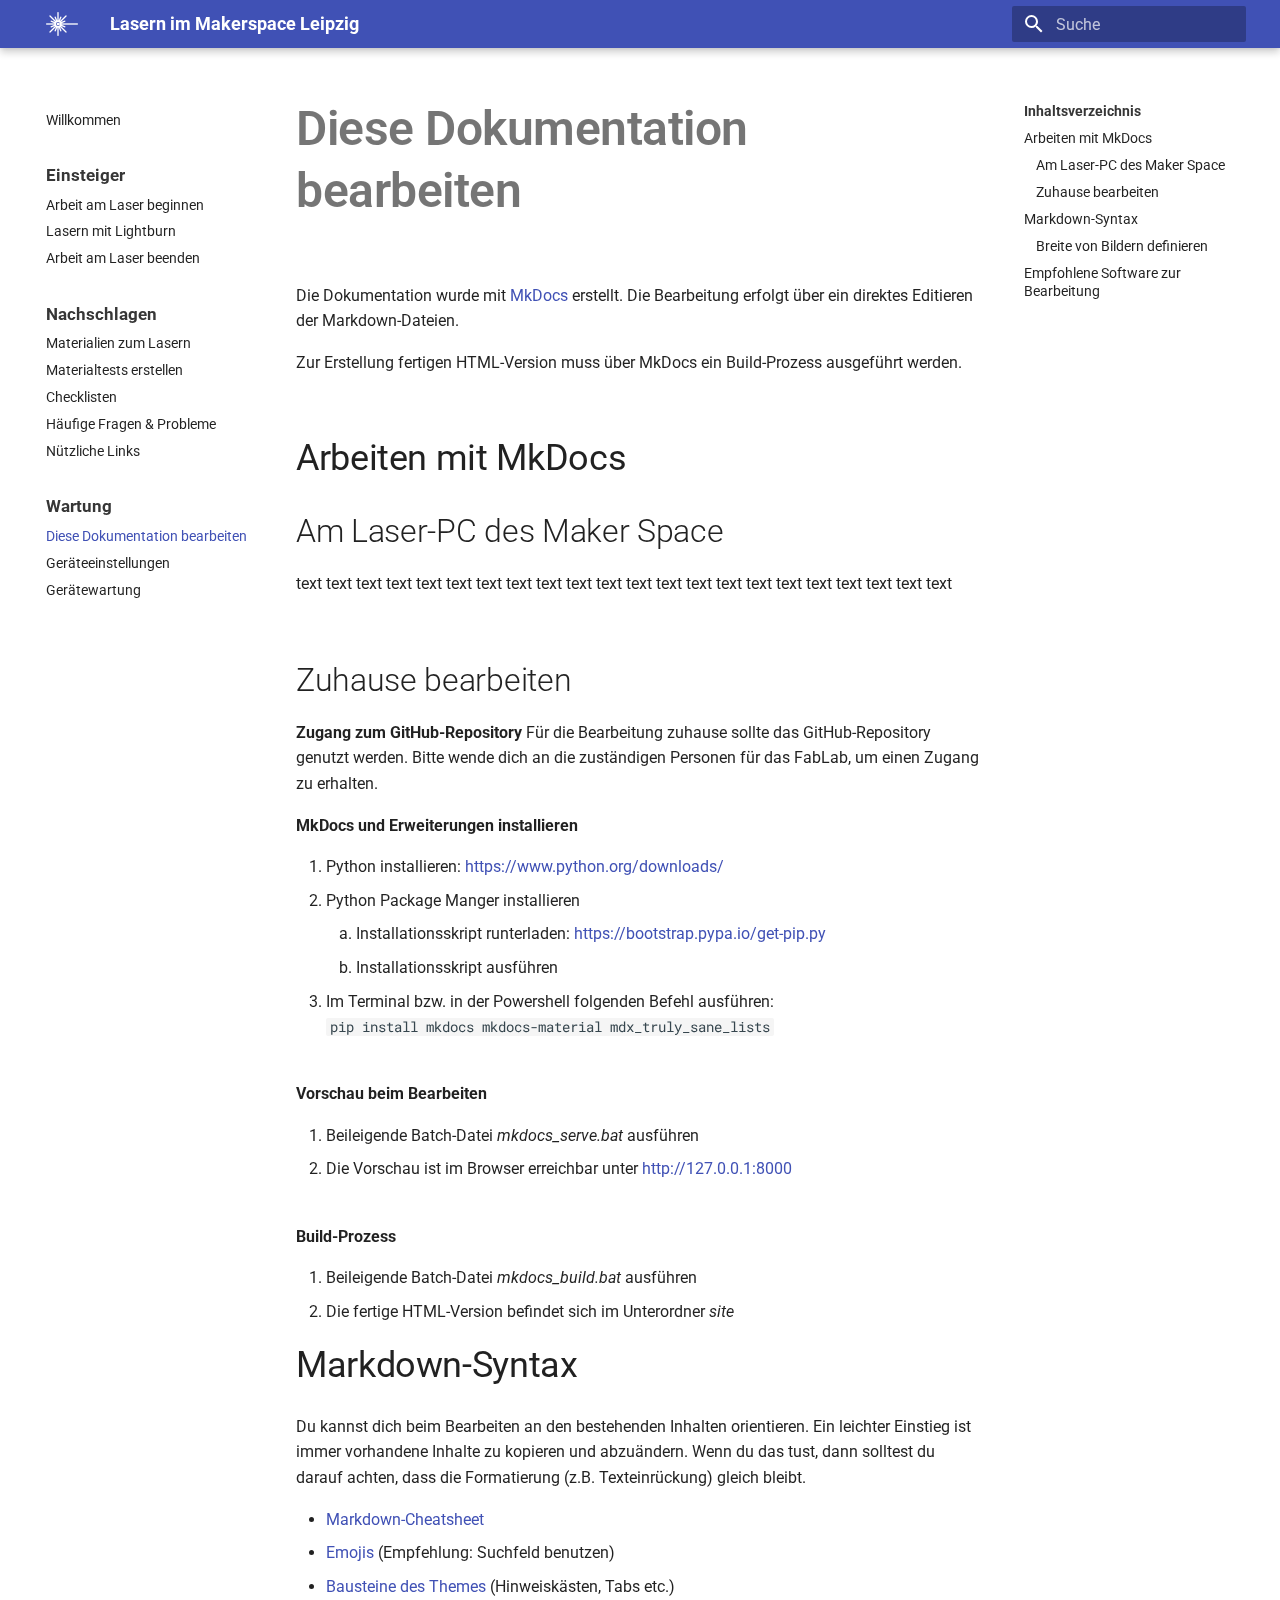
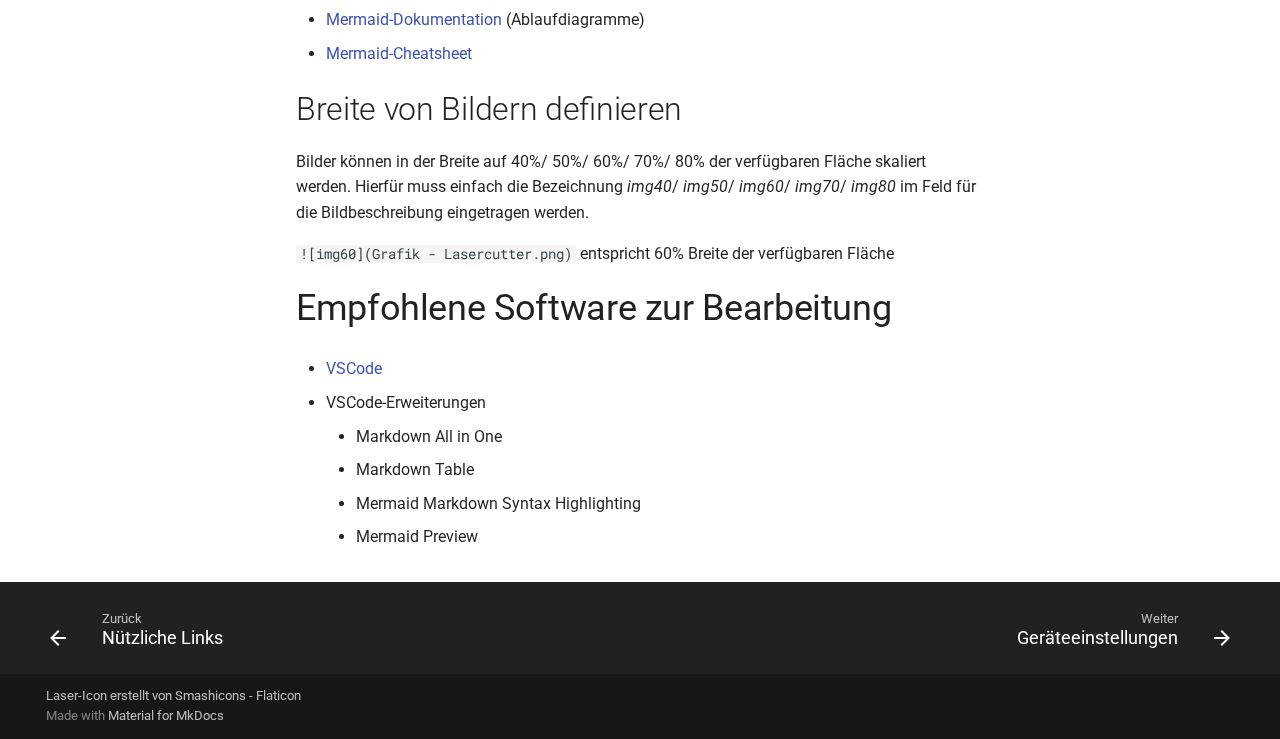
<file: wartung_dokumentation.html>
<!doctype html>
<html lang="de" class="no-js">
  <head>
    
      <meta charset="utf-8">
      <meta name="viewport" content="width=device-width,initial-scale=1">
      
      
      
      
        <link rel="prev" href="nachschlagen_links.html">
      
      
        <link rel="next" href="wartung_ger%C3%A4teeinstellungen.html">
      
      
      <link rel="icon" href="assets/images/favicon.png">
      <meta name="generator" content="mkdocs-1.5.3, mkdocs-material-9.5.6">
    
    
      
        <title>Diese Dokumentation bearbeiten - Lasern im Makerspace Leipzig</title>
      
    
    
      <link rel="stylesheet" href="assets/stylesheets/main.50c56a3b.min.css">
      
      


    
    
      
    
    
      
        
        
        <link rel="preconnect" href="https://fonts.gstatic.com" crossorigin>
        <link rel="stylesheet" href="https://fonts.googleapis.com/css?family=Roboto:300,300i,400,400i,700,700i%7CRoboto+Mono:400,400i,700,700i&display=fallback">
        <style>:root{--md-text-font:"Roboto";--md-code-font:"Roboto Mono"}</style>
      
    
    
      <link rel="stylesheet" href="style.css">
    
    <script>__md_scope=new URL(".",location),__md_hash=e=>[...e].reduce((e,_)=>(e<<5)-e+_.charCodeAt(0),0),__md_get=(e,_=localStorage,t=__md_scope)=>JSON.parse(_.getItem(t.pathname+"."+e)),__md_set=(e,_,t=localStorage,a=__md_scope)=>{try{t.setItem(a.pathname+"."+e,JSON.stringify(_))}catch(e){}}</script>
    
      

    
    
    
  </head>
  
  
    <body dir="ltr">
  
    
    <input class="md-toggle" data-md-toggle="drawer" type="checkbox" id="__drawer" autocomplete="off">
    <input class="md-toggle" data-md-toggle="search" type="checkbox" id="__search" autocomplete="off">
    <label class="md-overlay" for="__drawer"></label>
    <div data-md-component="skip">
      
        
        <a href="#diese-dokumentation-bearbeiten" class="md-skip">
          Zum Inhalt
        </a>
      
    </div>
    <div data-md-component="announce">
      
    </div>
    
    
      

  

<header class="md-header md-header--shadow" data-md-component="header">
  <nav class="md-header__inner md-grid" aria-label="Kopfzeile">
    <a href="index.html" title="Lasern im Makerspace Leipzig" class="md-header__button md-logo" aria-label="Lasern im Makerspace Leipzig" data-md-component="logo">
      
  <img src="assets/Icon - Laser.png" alt="logo">

    </a>
    <label class="md-header__button md-icon" for="__drawer">
      
      <svg xmlns="http://www.w3.org/2000/svg" viewBox="0 0 24 24"><path d="M3 6h18v2H3V6m0 5h18v2H3v-2m0 5h18v2H3v-2Z"/></svg>
    </label>
    <div class="md-header__title" data-md-component="header-title">
      <div class="md-header__ellipsis">
        <div class="md-header__topic">
          <span class="md-ellipsis">
            Lasern im Makerspace Leipzig
          </span>
        </div>
        <div class="md-header__topic" data-md-component="header-topic">
          <span class="md-ellipsis">
            
              Diese Dokumentation bearbeiten
            
          </span>
        </div>
      </div>
    </div>
    
    
      <script>var media,input,key,value,palette=__md_get("__palette");if(palette&&palette.color){"(prefers-color-scheme)"===palette.color.media&&(media=matchMedia("(prefers-color-scheme: light)"),input=document.querySelector(media.matches?"[data-md-color-media='(prefers-color-scheme: light)']":"[data-md-color-media='(prefers-color-scheme: dark)']"),palette.color.media=input.getAttribute("data-md-color-media"),palette.color.scheme=input.getAttribute("data-md-color-scheme"),palette.color.primary=input.getAttribute("data-md-color-primary"),palette.color.accent=input.getAttribute("data-md-color-accent"));for([key,value]of Object.entries(palette.color))document.body.setAttribute("data-md-color-"+key,value)}</script>
    
    
    
      <label class="md-header__button md-icon" for="__search">
        
        <svg xmlns="http://www.w3.org/2000/svg" viewBox="0 0 24 24"><path d="M9.5 3A6.5 6.5 0 0 1 16 9.5c0 1.61-.59 3.09-1.56 4.23l.27.27h.79l5 5-1.5 1.5-5-5v-.79l-.27-.27A6.516 6.516 0 0 1 9.5 16 6.5 6.5 0 0 1 3 9.5 6.5 6.5 0 0 1 9.5 3m0 2C7 5 5 7 5 9.5S7 14 9.5 14 14 12 14 9.5 12 5 9.5 5Z"/></svg>
      </label>
      <div class="md-search" data-md-component="search" role="dialog">
  <label class="md-search__overlay" for="__search"></label>
  <div class="md-search__inner" role="search">
    <form class="md-search__form" name="search">
      <input type="text" class="md-search__input" name="query" aria-label="Suche" placeholder="Suche" autocapitalize="off" autocorrect="off" autocomplete="off" spellcheck="false" data-md-component="search-query" required>
      <label class="md-search__icon md-icon" for="__search">
        
        <svg xmlns="http://www.w3.org/2000/svg" viewBox="0 0 24 24"><path d="M9.5 3A6.5 6.5 0 0 1 16 9.5c0 1.61-.59 3.09-1.56 4.23l.27.27h.79l5 5-1.5 1.5-5-5v-.79l-.27-.27A6.516 6.516 0 0 1 9.5 16 6.5 6.5 0 0 1 3 9.5 6.5 6.5 0 0 1 9.5 3m0 2C7 5 5 7 5 9.5S7 14 9.5 14 14 12 14 9.5 12 5 9.5 5Z"/></svg>
        
        <svg xmlns="http://www.w3.org/2000/svg" viewBox="0 0 24 24"><path d="M20 11v2H8l5.5 5.5-1.42 1.42L4.16 12l7.92-7.92L13.5 5.5 8 11h12Z"/></svg>
      </label>
      <nav class="md-search__options" aria-label="Suche">
        
        <button type="reset" class="md-search__icon md-icon" title="Zurücksetzen" aria-label="Zurücksetzen" tabindex="-1">
          
          <svg xmlns="http://www.w3.org/2000/svg" viewBox="0 0 24 24"><path d="M19 6.41 17.59 5 12 10.59 6.41 5 5 6.41 10.59 12 5 17.59 6.41 19 12 13.41 17.59 19 19 17.59 13.41 12 19 6.41Z"/></svg>
        </button>
      </nav>
      
    </form>
    <div class="md-search__output">
      <div class="md-search__scrollwrap" data-md-scrollfix>
        <div class="md-search-result" data-md-component="search-result">
          <div class="md-search-result__meta">
            Suche wird initialisiert
          </div>
          <ol class="md-search-result__list" role="presentation"></ol>
        </div>
      </div>
    </div>
  </div>
</div>
    
    
  </nav>
  
</header>
    
    <div class="md-container" data-md-component="container">
      
      
        
          
        
      
      <main class="md-main" data-md-component="main">
        <div class="md-main__inner md-grid">
          
            
              
              <div class="md-sidebar md-sidebar--primary" data-md-component="sidebar" data-md-type="navigation" >
                <div class="md-sidebar__scrollwrap">
                  <div class="md-sidebar__inner">
                    



<nav class="md-nav md-nav--primary" aria-label="Navigation" data-md-level="0">
  <label class="md-nav__title" for="__drawer">
    <a href="index.html" title="Lasern im Makerspace Leipzig" class="md-nav__button md-logo" aria-label="Lasern im Makerspace Leipzig" data-md-component="logo">
      
  <img src="assets/Icon - Laser.png" alt="logo">

    </a>
    Lasern im Makerspace Leipzig
  </label>
  
  <ul class="md-nav__list" data-md-scrollfix>
    
      
      
  
  
  
  
    <li class="md-nav__item">
      <a href="index.html" class="md-nav__link">
        
  
  <span class="md-ellipsis">
    Willkommen
  </span>
  

      </a>
    </li>
  

    
      
      
  
  
  
  
    
    
    
    
    
      
      
    
    <li class="md-nav__item md-nav__item--section md-nav__item--nested">
      
        
        
        
        <input class="md-nav__toggle md-toggle " type="checkbox" id="__nav_2" >
        
          
          <label class="md-nav__link" for="__nav_2" id="__nav_2_label" tabindex="">
            
  
  <span class="md-ellipsis">
    Einsteiger
  </span>
  

            <span class="md-nav__icon md-icon"></span>
          </label>
        
        <nav class="md-nav" data-md-level="1" aria-labelledby="__nav_2_label" aria-expanded="false">
          <label class="md-nav__title" for="__nav_2">
            <span class="md-nav__icon md-icon"></span>
            Einsteiger
          </label>
          <ul class="md-nav__list" data-md-scrollfix>
            
              
                
  
  
  
  
    <li class="md-nav__item">
      <a href="einsteiger_ger%C3%A4testart.html" class="md-nav__link">
        
  
  <span class="md-ellipsis">
    Arbeit am Laser beginnen
  </span>
  

      </a>
    </li>
  

              
            
              
                
  
  
  
  
    <li class="md-nav__item">
      <a href="einsteiger_lightburn_lasern.html" class="md-nav__link">
        
  
  <span class="md-ellipsis">
    Lasern mit Lightburn
  </span>
  

      </a>
    </li>
  

              
            
              
                
  
  
  
  
    <li class="md-nav__item">
      <a href="einsteiger_beenden.html" class="md-nav__link">
        
  
  <span class="md-ellipsis">
    Arbeit am Laser beenden
  </span>
  

      </a>
    </li>
  

              
            
          </ul>
        </nav>
      
    </li>
  

    
      
      
  
  
  
  
    
    
    
    
    
      
      
    
    <li class="md-nav__item md-nav__item--section md-nav__item--nested">
      
        
        
        
        <input class="md-nav__toggle md-toggle " type="checkbox" id="__nav_3" >
        
          
          <label class="md-nav__link" for="__nav_3" id="__nav_3_label" tabindex="">
            
  
  <span class="md-ellipsis">
    Nachschlagen
  </span>
  

            <span class="md-nav__icon md-icon"></span>
          </label>
        
        <nav class="md-nav" data-md-level="1" aria-labelledby="__nav_3_label" aria-expanded="false">
          <label class="md-nav__title" for="__nav_3">
            <span class="md-nav__icon md-icon"></span>
            Nachschlagen
          </label>
          <ul class="md-nav__list" data-md-scrollfix>
            
              
                
  
  
  
  
    <li class="md-nav__item">
      <a href="nachschlagen_materialliste.html" class="md-nav__link">
        
  
  <span class="md-ellipsis">
    Materialien zum Lasern
  </span>
  

      </a>
    </li>
  

              
            
              
                
  
  
  
  
    <li class="md-nav__item">
      <a href="nachschlagen_materialtest.html" class="md-nav__link">
        
  
  <span class="md-ellipsis">
    Materialtests erstellen
  </span>
  

      </a>
    </li>
  

              
            
              
                
  
  
  
  
    <li class="md-nav__item">
      <a href="nachschlagen_checklisten.html" class="md-nav__link">
        
  
  <span class="md-ellipsis">
    Checklisten
  </span>
  

      </a>
    </li>
  

              
            
              
                
  
  
  
  
    <li class="md-nav__item">
      <a href="nachschlagen_faq.html" class="md-nav__link">
        
  
  <span class="md-ellipsis">
    Häufige Fragen & Probleme
  </span>
  

      </a>
    </li>
  

              
            
              
                
  
  
  
  
    <li class="md-nav__item">
      <a href="nachschlagen_links.html" class="md-nav__link">
        
  
  <span class="md-ellipsis">
    Nützliche Links
  </span>
  

      </a>
    </li>
  

              
            
          </ul>
        </nav>
      
    </li>
  

    
      
      
  
  
    
  
  
  
    
    
    
    
    
      
      
    
    <li class="md-nav__item md-nav__item--active md-nav__item--section md-nav__item--nested">
      
        
        
        
        <input class="md-nav__toggle md-toggle " type="checkbox" id="__nav_4" checked>
        
          
          <label class="md-nav__link" for="__nav_4" id="__nav_4_label" tabindex="">
            
  
  <span class="md-ellipsis">
    Wartung
  </span>
  

            <span class="md-nav__icon md-icon"></span>
          </label>
        
        <nav class="md-nav" data-md-level="1" aria-labelledby="__nav_4_label" aria-expanded="true">
          <label class="md-nav__title" for="__nav_4">
            <span class="md-nav__icon md-icon"></span>
            Wartung
          </label>
          <ul class="md-nav__list" data-md-scrollfix>
            
              
                
  
  
    
  
  
  
    <li class="md-nav__item md-nav__item--active">
      
      <input class="md-nav__toggle md-toggle" type="checkbox" id="__toc">
      
      
        
      
      
        <label class="md-nav__link md-nav__link--active" for="__toc">
          
  
  <span class="md-ellipsis">
    Diese Dokumentation bearbeiten
  </span>
  

          <span class="md-nav__icon md-icon"></span>
        </label>
      
      <a href="wartung_dokumentation.html" class="md-nav__link md-nav__link--active">
        
  
  <span class="md-ellipsis">
    Diese Dokumentation bearbeiten
  </span>
  

      </a>
      
        

<nav class="md-nav md-nav--secondary" aria-label="Inhaltsverzeichnis">
  
  
  
    
  
  
    <label class="md-nav__title" for="__toc">
      <span class="md-nav__icon md-icon"></span>
      Inhaltsverzeichnis
    </label>
    <ul class="md-nav__list" data-md-component="toc" data-md-scrollfix>
      
        <li class="md-nav__item">
  <a href="#arbeiten-mit-mkdocs" class="md-nav__link">
    <span class="md-ellipsis">
      Arbeiten mit MkDocs
    </span>
  </a>
  
    <nav class="md-nav" aria-label="Arbeiten mit MkDocs">
      <ul class="md-nav__list">
        
          <li class="md-nav__item">
  <a href="#am-laser-pc-des-maker-space" class="md-nav__link">
    <span class="md-ellipsis">
      Am Laser-PC des Maker Space
    </span>
  </a>
  
</li>
        
          <li class="md-nav__item">
  <a href="#zuhause-bearbeiten" class="md-nav__link">
    <span class="md-ellipsis">
      Zuhause bearbeiten
    </span>
  </a>
  
</li>
        
      </ul>
    </nav>
  
</li>
      
        <li class="md-nav__item">
  <a href="#markdown-syntax" class="md-nav__link">
    <span class="md-ellipsis">
      Markdown-Syntax
    </span>
  </a>
  
    <nav class="md-nav" aria-label="Markdown-Syntax">
      <ul class="md-nav__list">
        
          <li class="md-nav__item">
  <a href="#breite-von-bildern-definieren" class="md-nav__link">
    <span class="md-ellipsis">
      Breite von Bildern definieren
    </span>
  </a>
  
</li>
        
      </ul>
    </nav>
  
</li>
      
        <li class="md-nav__item">
  <a href="#empfohlene-software-zur-bearbeitung" class="md-nav__link">
    <span class="md-ellipsis">
      Empfohlene Software zur Bearbeitung
    </span>
  </a>
  
</li>
      
    </ul>
  
</nav>
      
    </li>
  

              
            
              
                
  
  
  
  
    <li class="md-nav__item">
      <a href="wartung_ger%C3%A4teeinstellungen.html" class="md-nav__link">
        
  
  <span class="md-ellipsis">
    Geräteeinstellungen
  </span>
  

      </a>
    </li>
  

              
            
              
                
  
  
  
  
    <li class="md-nav__item">
      <a href="wartung_ger%C3%A4tewartung.html" class="md-nav__link">
        
  
  <span class="md-ellipsis">
    Gerätewartung
  </span>
  

      </a>
    </li>
  

              
            
          </ul>
        </nav>
      
    </li>
  

    
  </ul>
</nav>
                  </div>
                </div>
              </div>
            
            
              
              <div class="md-sidebar md-sidebar--secondary" data-md-component="sidebar" data-md-type="toc" >
                <div class="md-sidebar__scrollwrap">
                  <div class="md-sidebar__inner">
                    

<nav class="md-nav md-nav--secondary" aria-label="Inhaltsverzeichnis">
  
  
  
    
  
  
    <label class="md-nav__title" for="__toc">
      <span class="md-nav__icon md-icon"></span>
      Inhaltsverzeichnis
    </label>
    <ul class="md-nav__list" data-md-component="toc" data-md-scrollfix>
      
        <li class="md-nav__item">
  <a href="#arbeiten-mit-mkdocs" class="md-nav__link">
    <span class="md-ellipsis">
      Arbeiten mit MkDocs
    </span>
  </a>
  
    <nav class="md-nav" aria-label="Arbeiten mit MkDocs">
      <ul class="md-nav__list">
        
          <li class="md-nav__item">
  <a href="#am-laser-pc-des-maker-space" class="md-nav__link">
    <span class="md-ellipsis">
      Am Laser-PC des Maker Space
    </span>
  </a>
  
</li>
        
          <li class="md-nav__item">
  <a href="#zuhause-bearbeiten" class="md-nav__link">
    <span class="md-ellipsis">
      Zuhause bearbeiten
    </span>
  </a>
  
</li>
        
      </ul>
    </nav>
  
</li>
      
        <li class="md-nav__item">
  <a href="#markdown-syntax" class="md-nav__link">
    <span class="md-ellipsis">
      Markdown-Syntax
    </span>
  </a>
  
    <nav class="md-nav" aria-label="Markdown-Syntax">
      <ul class="md-nav__list">
        
          <li class="md-nav__item">
  <a href="#breite-von-bildern-definieren" class="md-nav__link">
    <span class="md-ellipsis">
      Breite von Bildern definieren
    </span>
  </a>
  
</li>
        
      </ul>
    </nav>
  
</li>
      
        <li class="md-nav__item">
  <a href="#empfohlene-software-zur-bearbeitung" class="md-nav__link">
    <span class="md-ellipsis">
      Empfohlene Software zur Bearbeitung
    </span>
  </a>
  
</li>
      
    </ul>
  
</nav>
                  </div>
                </div>
              </div>
            
          
          
            <div class="md-content" data-md-component="content">
              <article class="md-content__inner md-typeset">
                
                  


<h1 id="diese-dokumentation-bearbeiten">Diese Dokumentation bearbeiten</h1>
<p>Die Dokumentation wurde mit <a href="https://www.mkdocs.org/" target="_blank">MkDocs</a> erstellt. Die Bearbeitung erfolgt über ein direktes Editieren der Markdown-Dateien.</p>
<p>Zur Erstellung fertigen HTML-Version muss über MkDocs ein Build-Prozess ausgeführt werden.</p>
<h2 id="arbeiten-mit-mkdocs">Arbeiten mit MkDocs</h2>
<h3 id="am-laser-pc-des-maker-space">Am Laser-PC des Maker Space</h3>
<p>text text text text text text text text text text text text text text text text text text text text text text</p>
<p><br></p>
<h3 id="zuhause-bearbeiten">Zuhause bearbeiten</h3>
<p><strong>Zugang zum GitHub-Repository</strong>
Für die Bearbeitung zuhause sollte das GitHub-Repository genutzt werden. Bitte wende dich an die zuständigen Personen für das FabLab, um einen Zugang zu erhalten.</p>
<p><strong>MkDocs und Erweiterungen installieren</strong></p>
<ol>
<li>Python installieren: <a href="https://www.python.org/downloads/" target="_blank">https://www.python.org/downloads/</a></li>
<li>Python Package Manger installieren<ol>
<li>Installationsskript runterladen: <a href="https://bootstrap.pypa.io/get-pip.py" target="_blank">https://bootstrap.pypa.io/get-pip.py</a></li>
<li>Installationsskript ausführen</li>
</ol>
</li>
<li>Im Terminal bzw. in der Powershell folgenden Befehl ausführen:
<br><code>pip install mkdocs mkdocs-material mdx_truly_sane_lists</code></li>
</ol>
<p><br>
<strong>Vorschau beim Bearbeiten</strong></p>
<ol>
<li>Beileigende Batch-Datei <em>mkdocs_serve.bat</em> ausführen</li>
<li>Die Vorschau ist im Browser erreichbar unter <a href="http://127.0.0.1:8000" target="_blank">http://127.0.0.1:8000</a></li>
</ol>
<p><br>
<strong>Build-Prozess</strong></p>
<ol>
<li>Beileigende Batch-Datei <em>mkdocs_build.bat</em> ausführen</li>
<li>Die fertige HTML-Version befindet sich im Unterordner <em>site</em></li>
</ol>
<h2 id="markdown-syntax">Markdown-Syntax</h2>
<p>Du kannst dich beim Bearbeiten an den bestehenden Inhalten orientieren. Ein leichter Einstieg ist immer vorhandene Inhalte zu kopieren und abzuändern. Wenn du das tust, dann solltest du darauf achten, dass die Formatierung (z.B. Texteinrückung) gleich bleibt.</p>
<ul>
<li><a href="https://www.markdownguide.org/cheat-sheet/" target="_blank">Markdown-Cheatsheet</a></li>
<li><a href="https://squidfunk.github.io/mkdocs-material/reference/icons-emojis/" target="_blank">Emojis</a> (Empfehlung: Suchfeld benutzen)</li>
<li><a href="https://squidfunk.github.io/mkdocs-material/reference/admonitions/" target="_blank">Bausteine des Themes</a> (Hinweiskästen, Tabs etc.)</li>
<li><a href="https://mermaid.js.org/intro/" target="_blank">Mermaid-Dokumentation</a> (Ablaufdiagramme)</li>
<li><a href="https://jojozhuang.github.io/tutorial/mermaid-cheat-sheet/" target="_blank">Mermaid-Cheatsheet</a></li>
</ul>
<h3 id="breite-von-bildern-definieren">Breite von Bildern definieren</h3>
<p>Bilder können in der Breite auf 40%/ 50%/ 60%/ 70%/ 80% der verfügbaren Fläche skaliert werden. Hierfür muss einfach die Bezeichnung <em>img40</em>/ <em>img50</em>/ <em>img60</em>/ <em>img70</em>/ <em>img80</em> im Feld für die Bildbeschreibung eingetragen werden.</p>
<p><code>![img60](Grafik - Lasercutter.png)</code> entspricht 60% Breite der verfügbaren Fläche</p>
<h2 id="empfohlene-software-zur-bearbeitung">Empfohlene Software zur Bearbeitung</h2>
<ul>
<li><a href="https://code.visualstudio.com/" target="_blank">VSCode</a></li>
<li>VSCode-Erweiterungen<ul>
<li>Markdown All in One</li>
<li>Markdown Table</li>
<li>Mermaid Markdown Syntax Highlighting</li>
<li>Mermaid Preview</li>
</ul>
</li>
</ul>












                
              </article>
            </div>
          
          
<script>var target=document.getElementById(location.hash.slice(1));target&&target.name&&(target.checked=target.name.startsWith("__tabbed_"))</script>
        </div>
        
      </main>
      
        <footer class="md-footer">
  
    
      
      <nav class="md-footer__inner md-grid" aria-label="Fußzeile" >
        
          
          <a href="nachschlagen_links.html" class="md-footer__link md-footer__link--prev" aria-label="Zurück: Nützliche Links">
            <div class="md-footer__button md-icon">
              
              <svg xmlns="http://www.w3.org/2000/svg" viewBox="0 0 24 24"><path d="M20 11v2H8l5.5 5.5-1.42 1.42L4.16 12l7.92-7.92L13.5 5.5 8 11h12Z"/></svg>
            </div>
            <div class="md-footer__title">
              <span class="md-footer__direction">
                Zurück
              </span>
              <div class="md-ellipsis">
                Nützliche Links
              </div>
            </div>
          </a>
        
        
          
          <a href="wartung_ger%C3%A4teeinstellungen.html" class="md-footer__link md-footer__link--next" aria-label="Weiter: Geräteeinstellungen">
            <div class="md-footer__title">
              <span class="md-footer__direction">
                Weiter
              </span>
              <div class="md-ellipsis">
                Geräteeinstellungen
              </div>
            </div>
            <div class="md-footer__button md-icon">
              
              <svg xmlns="http://www.w3.org/2000/svg" viewBox="0 0 24 24"><path d="M4 11v2h12l-5.5 5.5 1.42 1.42L19.84 12l-7.92-7.92L10.5 5.5 16 11H4Z"/></svg>
            </div>
          </a>
        
      </nav>
    
  
  <div class="md-footer-meta md-typeset">
    <div class="md-footer-meta__inner md-grid">
      <div class="md-copyright">
  
    <div class="md-copyright__highlight">
      <a href="https://www.flaticon.com/de/kostenlose-icons/laser-behandlung" target="_blank" title="Laser-Icon">Laser-Icon erstellt von Smashicons - Flaticon</a>
    </div>
  
  
    Made with
    <a href="https://squidfunk.github.io/mkdocs-material/" target="_blank" rel="noopener">
      Material for MkDocs
    </a>
  
</div>
      
    </div>
  </div>
</footer>
      
    </div>
    <div class="md-dialog" data-md-component="dialog">
      <div class="md-dialog__inner md-typeset"></div>
    </div>
    
    
    <script id="__config" type="application/json">{"base": ".", "features": ["navigation.sections", "navigation.footer"], "search": "assets/javascripts/workers/search.b8dbb3d2.min.js", "translations": {"clipboard.copied": "In Zwischenablage kopiert", "clipboard.copy": "In Zwischenablage kopieren", "search.result.more.one": "1 weiteres Suchergebnis auf dieser Seite", "search.result.more.other": "# weitere Suchergebnisse auf dieser Seite", "search.result.none": "Keine Suchergebnisse", "search.result.one": "1 Suchergebnis", "search.result.other": "# Suchergebnisse", "search.result.placeholder": "Suchbegriff eingeben", "search.result.term.missing": "Es fehlt", "select.version": "Version ausw\u00e4hlen"}}</script>
    
    
      <script src="assets/javascripts/bundle.e1c3ead8.min.js"></script>
      
    
  </body>
</html>
</file>
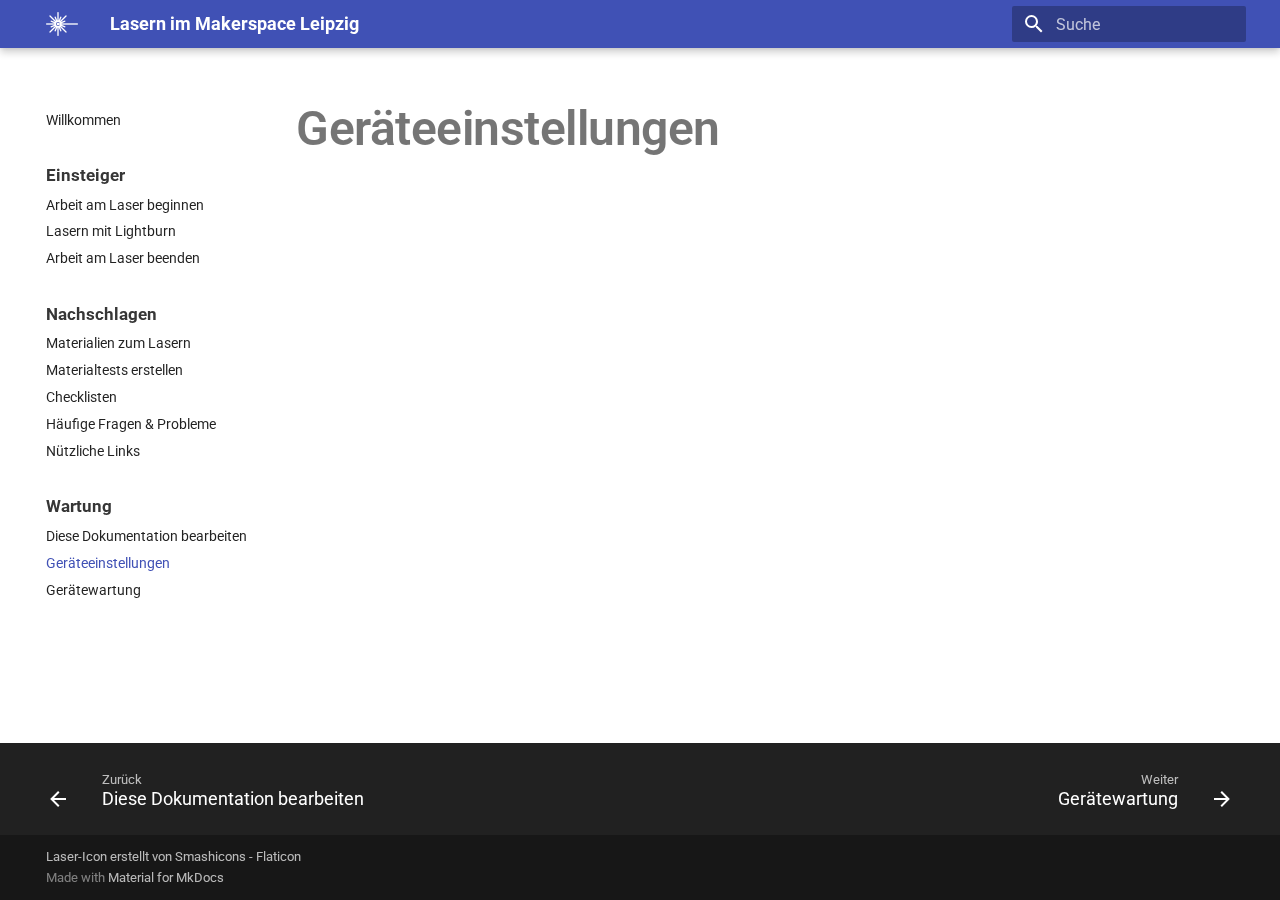
<file: wartung_geräteeinstellungen.html>
<!doctype html>
<html lang="de" class="no-js">
  <head>
    
      <meta charset="utf-8">
      <meta name="viewport" content="width=device-width,initial-scale=1">
      
      
      
      
        <link rel="prev" href="wartung_dokumentation.html">
      
      
        <link rel="next" href="wartung_ger%C3%A4tewartung.html">
      
      
      <link rel="icon" href="assets/images/favicon.png">
      <meta name="generator" content="mkdocs-1.5.3, mkdocs-material-9.5.6">
    
    
      
        <title>Geräteeinstellungen - Lasern im Makerspace Leipzig</title>
      
    
    
      <link rel="stylesheet" href="assets/stylesheets/main.50c56a3b.min.css">
      
      


    
    
      
    
    
      
        
        
        <link rel="preconnect" href="https://fonts.gstatic.com" crossorigin>
        <link rel="stylesheet" href="https://fonts.googleapis.com/css?family=Roboto:300,300i,400,400i,700,700i%7CRoboto+Mono:400,400i,700,700i&display=fallback">
        <style>:root{--md-text-font:"Roboto";--md-code-font:"Roboto Mono"}</style>
      
    
    
      <link rel="stylesheet" href="style.css">
    
    <script>__md_scope=new URL(".",location),__md_hash=e=>[...e].reduce((e,_)=>(e<<5)-e+_.charCodeAt(0),0),__md_get=(e,_=localStorage,t=__md_scope)=>JSON.parse(_.getItem(t.pathname+"."+e)),__md_set=(e,_,t=localStorage,a=__md_scope)=>{try{t.setItem(a.pathname+"."+e,JSON.stringify(_))}catch(e){}}</script>
    
      

    
    
    
  </head>
  
  
    <body dir="ltr">
  
    
    <input class="md-toggle" data-md-toggle="drawer" type="checkbox" id="__drawer" autocomplete="off">
    <input class="md-toggle" data-md-toggle="search" type="checkbox" id="__search" autocomplete="off">
    <label class="md-overlay" for="__drawer"></label>
    <div data-md-component="skip">
      
        
        <a href="#gerateeinstellungen" class="md-skip">
          Zum Inhalt
        </a>
      
    </div>
    <div data-md-component="announce">
      
    </div>
    
    
      

  

<header class="md-header md-header--shadow" data-md-component="header">
  <nav class="md-header__inner md-grid" aria-label="Kopfzeile">
    <a href="index.html" title="Lasern im Makerspace Leipzig" class="md-header__button md-logo" aria-label="Lasern im Makerspace Leipzig" data-md-component="logo">
      
  <img src="assets/Icon - Laser.png" alt="logo">

    </a>
    <label class="md-header__button md-icon" for="__drawer">
      
      <svg xmlns="http://www.w3.org/2000/svg" viewBox="0 0 24 24"><path d="M3 6h18v2H3V6m0 5h18v2H3v-2m0 5h18v2H3v-2Z"/></svg>
    </label>
    <div class="md-header__title" data-md-component="header-title">
      <div class="md-header__ellipsis">
        <div class="md-header__topic">
          <span class="md-ellipsis">
            Lasern im Makerspace Leipzig
          </span>
        </div>
        <div class="md-header__topic" data-md-component="header-topic">
          <span class="md-ellipsis">
            
              Geräteeinstellungen
            
          </span>
        </div>
      </div>
    </div>
    
    
      <script>var media,input,key,value,palette=__md_get("__palette");if(palette&&palette.color){"(prefers-color-scheme)"===palette.color.media&&(media=matchMedia("(prefers-color-scheme: light)"),input=document.querySelector(media.matches?"[data-md-color-media='(prefers-color-scheme: light)']":"[data-md-color-media='(prefers-color-scheme: dark)']"),palette.color.media=input.getAttribute("data-md-color-media"),palette.color.scheme=input.getAttribute("data-md-color-scheme"),palette.color.primary=input.getAttribute("data-md-color-primary"),palette.color.accent=input.getAttribute("data-md-color-accent"));for([key,value]of Object.entries(palette.color))document.body.setAttribute("data-md-color-"+key,value)}</script>
    
    
    
      <label class="md-header__button md-icon" for="__search">
        
        <svg xmlns="http://www.w3.org/2000/svg" viewBox="0 0 24 24"><path d="M9.5 3A6.5 6.5 0 0 1 16 9.5c0 1.61-.59 3.09-1.56 4.23l.27.27h.79l5 5-1.5 1.5-5-5v-.79l-.27-.27A6.516 6.516 0 0 1 9.5 16 6.5 6.5 0 0 1 3 9.5 6.5 6.5 0 0 1 9.5 3m0 2C7 5 5 7 5 9.5S7 14 9.5 14 14 12 14 9.5 12 5 9.5 5Z"/></svg>
      </label>
      <div class="md-search" data-md-component="search" role="dialog">
  <label class="md-search__overlay" for="__search"></label>
  <div class="md-search__inner" role="search">
    <form class="md-search__form" name="search">
      <input type="text" class="md-search__input" name="query" aria-label="Suche" placeholder="Suche" autocapitalize="off" autocorrect="off" autocomplete="off" spellcheck="false" data-md-component="search-query" required>
      <label class="md-search__icon md-icon" for="__search">
        
        <svg xmlns="http://www.w3.org/2000/svg" viewBox="0 0 24 24"><path d="M9.5 3A6.5 6.5 0 0 1 16 9.5c0 1.61-.59 3.09-1.56 4.23l.27.27h.79l5 5-1.5 1.5-5-5v-.79l-.27-.27A6.516 6.516 0 0 1 9.5 16 6.5 6.5 0 0 1 3 9.5 6.5 6.5 0 0 1 9.5 3m0 2C7 5 5 7 5 9.5S7 14 9.5 14 14 12 14 9.5 12 5 9.5 5Z"/></svg>
        
        <svg xmlns="http://www.w3.org/2000/svg" viewBox="0 0 24 24"><path d="M20 11v2H8l5.5 5.5-1.42 1.42L4.16 12l7.92-7.92L13.5 5.5 8 11h12Z"/></svg>
      </label>
      <nav class="md-search__options" aria-label="Suche">
        
        <button type="reset" class="md-search__icon md-icon" title="Zurücksetzen" aria-label="Zurücksetzen" tabindex="-1">
          
          <svg xmlns="http://www.w3.org/2000/svg" viewBox="0 0 24 24"><path d="M19 6.41 17.59 5 12 10.59 6.41 5 5 6.41 10.59 12 5 17.59 6.41 19 12 13.41 17.59 19 19 17.59 13.41 12 19 6.41Z"/></svg>
        </button>
      </nav>
      
    </form>
    <div class="md-search__output">
      <div class="md-search__scrollwrap" data-md-scrollfix>
        <div class="md-search-result" data-md-component="search-result">
          <div class="md-search-result__meta">
            Suche wird initialisiert
          </div>
          <ol class="md-search-result__list" role="presentation"></ol>
        </div>
      </div>
    </div>
  </div>
</div>
    
    
  </nav>
  
</header>
    
    <div class="md-container" data-md-component="container">
      
      
        
          
        
      
      <main class="md-main" data-md-component="main">
        <div class="md-main__inner md-grid">
          
            
              
              <div class="md-sidebar md-sidebar--primary" data-md-component="sidebar" data-md-type="navigation" >
                <div class="md-sidebar__scrollwrap">
                  <div class="md-sidebar__inner">
                    



<nav class="md-nav md-nav--primary" aria-label="Navigation" data-md-level="0">
  <label class="md-nav__title" for="__drawer">
    <a href="index.html" title="Lasern im Makerspace Leipzig" class="md-nav__button md-logo" aria-label="Lasern im Makerspace Leipzig" data-md-component="logo">
      
  <img src="assets/Icon - Laser.png" alt="logo">

    </a>
    Lasern im Makerspace Leipzig
  </label>
  
  <ul class="md-nav__list" data-md-scrollfix>
    
      
      
  
  
  
  
    <li class="md-nav__item">
      <a href="index.html" class="md-nav__link">
        
  
  <span class="md-ellipsis">
    Willkommen
  </span>
  

      </a>
    </li>
  

    
      
      
  
  
  
  
    
    
    
    
    
      
      
    
    <li class="md-nav__item md-nav__item--section md-nav__item--nested">
      
        
        
        
        <input class="md-nav__toggle md-toggle " type="checkbox" id="__nav_2" >
        
          
          <label class="md-nav__link" for="__nav_2" id="__nav_2_label" tabindex="">
            
  
  <span class="md-ellipsis">
    Einsteiger
  </span>
  

            <span class="md-nav__icon md-icon"></span>
          </label>
        
        <nav class="md-nav" data-md-level="1" aria-labelledby="__nav_2_label" aria-expanded="false">
          <label class="md-nav__title" for="__nav_2">
            <span class="md-nav__icon md-icon"></span>
            Einsteiger
          </label>
          <ul class="md-nav__list" data-md-scrollfix>
            
              
                
  
  
  
  
    <li class="md-nav__item">
      <a href="einsteiger_ger%C3%A4testart.html" class="md-nav__link">
        
  
  <span class="md-ellipsis">
    Arbeit am Laser beginnen
  </span>
  

      </a>
    </li>
  

              
            
              
                
  
  
  
  
    <li class="md-nav__item">
      <a href="einsteiger_lightburn_lasern.html" class="md-nav__link">
        
  
  <span class="md-ellipsis">
    Lasern mit Lightburn
  </span>
  

      </a>
    </li>
  

              
            
              
                
  
  
  
  
    <li class="md-nav__item">
      <a href="einsteiger_beenden.html" class="md-nav__link">
        
  
  <span class="md-ellipsis">
    Arbeit am Laser beenden
  </span>
  

      </a>
    </li>
  

              
            
          </ul>
        </nav>
      
    </li>
  

    
      
      
  
  
  
  
    
    
    
    
    
      
      
    
    <li class="md-nav__item md-nav__item--section md-nav__item--nested">
      
        
        
        
        <input class="md-nav__toggle md-toggle " type="checkbox" id="__nav_3" >
        
          
          <label class="md-nav__link" for="__nav_3" id="__nav_3_label" tabindex="">
            
  
  <span class="md-ellipsis">
    Nachschlagen
  </span>
  

            <span class="md-nav__icon md-icon"></span>
          </label>
        
        <nav class="md-nav" data-md-level="1" aria-labelledby="__nav_3_label" aria-expanded="false">
          <label class="md-nav__title" for="__nav_3">
            <span class="md-nav__icon md-icon"></span>
            Nachschlagen
          </label>
          <ul class="md-nav__list" data-md-scrollfix>
            
              
                
  
  
  
  
    <li class="md-nav__item">
      <a href="nachschlagen_materialliste.html" class="md-nav__link">
        
  
  <span class="md-ellipsis">
    Materialien zum Lasern
  </span>
  

      </a>
    </li>
  

              
            
              
                
  
  
  
  
    <li class="md-nav__item">
      <a href="nachschlagen_materialtest.html" class="md-nav__link">
        
  
  <span class="md-ellipsis">
    Materialtests erstellen
  </span>
  

      </a>
    </li>
  

              
            
              
                
  
  
  
  
    <li class="md-nav__item">
      <a href="nachschlagen_checklisten.html" class="md-nav__link">
        
  
  <span class="md-ellipsis">
    Checklisten
  </span>
  

      </a>
    </li>
  

              
            
              
                
  
  
  
  
    <li class="md-nav__item">
      <a href="nachschlagen_faq.html" class="md-nav__link">
        
  
  <span class="md-ellipsis">
    Häufige Fragen & Probleme
  </span>
  

      </a>
    </li>
  

              
            
              
                
  
  
  
  
    <li class="md-nav__item">
      <a href="nachschlagen_links.html" class="md-nav__link">
        
  
  <span class="md-ellipsis">
    Nützliche Links
  </span>
  

      </a>
    </li>
  

              
            
          </ul>
        </nav>
      
    </li>
  

    
      
      
  
  
    
  
  
  
    
    
    
    
    
      
      
    
    <li class="md-nav__item md-nav__item--active md-nav__item--section md-nav__item--nested">
      
        
        
        
        <input class="md-nav__toggle md-toggle " type="checkbox" id="__nav_4" checked>
        
          
          <label class="md-nav__link" for="__nav_4" id="__nav_4_label" tabindex="">
            
  
  <span class="md-ellipsis">
    Wartung
  </span>
  

            <span class="md-nav__icon md-icon"></span>
          </label>
        
        <nav class="md-nav" data-md-level="1" aria-labelledby="__nav_4_label" aria-expanded="true">
          <label class="md-nav__title" for="__nav_4">
            <span class="md-nav__icon md-icon"></span>
            Wartung
          </label>
          <ul class="md-nav__list" data-md-scrollfix>
            
              
                
  
  
  
  
    <li class="md-nav__item">
      <a href="wartung_dokumentation.html" class="md-nav__link">
        
  
  <span class="md-ellipsis">
    Diese Dokumentation bearbeiten
  </span>
  

      </a>
    </li>
  

              
            
              
                
  
  
    
  
  
  
    <li class="md-nav__item md-nav__item--active">
      
      <input class="md-nav__toggle md-toggle" type="checkbox" id="__toc">
      
      
        
      
      
      <a href="wartung_ger%C3%A4teeinstellungen.html" class="md-nav__link md-nav__link--active">
        
  
  <span class="md-ellipsis">
    Geräteeinstellungen
  </span>
  

      </a>
      
    </li>
  

              
            
              
                
  
  
  
  
    <li class="md-nav__item">
      <a href="wartung_ger%C3%A4tewartung.html" class="md-nav__link">
        
  
  <span class="md-ellipsis">
    Gerätewartung
  </span>
  

      </a>
    </li>
  

              
            
          </ul>
        </nav>
      
    </li>
  

    
  </ul>
</nav>
                  </div>
                </div>
              </div>
            
            
              
              <div class="md-sidebar md-sidebar--secondary" data-md-component="sidebar" data-md-type="toc" >
                <div class="md-sidebar__scrollwrap">
                  <div class="md-sidebar__inner">
                    

<nav class="md-nav md-nav--secondary" aria-label="Inhaltsverzeichnis">
  
  
  
    
  
  
</nav>
                  </div>
                </div>
              </div>
            
          
          
            <div class="md-content" data-md-component="content">
              <article class="md-content__inner md-typeset">
                
                  


<h1 id="gerateeinstellungen">Geräteeinstellungen</h1>












                
              </article>
            </div>
          
          
<script>var target=document.getElementById(location.hash.slice(1));target&&target.name&&(target.checked=target.name.startsWith("__tabbed_"))</script>
        </div>
        
      </main>
      
        <footer class="md-footer">
  
    
      
      <nav class="md-footer__inner md-grid" aria-label="Fußzeile" >
        
          
          <a href="wartung_dokumentation.html" class="md-footer__link md-footer__link--prev" aria-label="Zurück: Diese Dokumentation bearbeiten">
            <div class="md-footer__button md-icon">
              
              <svg xmlns="http://www.w3.org/2000/svg" viewBox="0 0 24 24"><path d="M20 11v2H8l5.5 5.5-1.42 1.42L4.16 12l7.92-7.92L13.5 5.5 8 11h12Z"/></svg>
            </div>
            <div class="md-footer__title">
              <span class="md-footer__direction">
                Zurück
              </span>
              <div class="md-ellipsis">
                Diese Dokumentation bearbeiten
              </div>
            </div>
          </a>
        
        
          
          <a href="wartung_ger%C3%A4tewartung.html" class="md-footer__link md-footer__link--next" aria-label="Weiter: Gerätewartung">
            <div class="md-footer__title">
              <span class="md-footer__direction">
                Weiter
              </span>
              <div class="md-ellipsis">
                Gerätewartung
              </div>
            </div>
            <div class="md-footer__button md-icon">
              
              <svg xmlns="http://www.w3.org/2000/svg" viewBox="0 0 24 24"><path d="M4 11v2h12l-5.5 5.5 1.42 1.42L19.84 12l-7.92-7.92L10.5 5.5 16 11H4Z"/></svg>
            </div>
          </a>
        
      </nav>
    
  
  <div class="md-footer-meta md-typeset">
    <div class="md-footer-meta__inner md-grid">
      <div class="md-copyright">
  
    <div class="md-copyright__highlight">
      <a href="https://www.flaticon.com/de/kostenlose-icons/laser-behandlung" target="_blank" title="Laser-Icon">Laser-Icon erstellt von Smashicons - Flaticon</a>
    </div>
  
  
    Made with
    <a href="https://squidfunk.github.io/mkdocs-material/" target="_blank" rel="noopener">
      Material for MkDocs
    </a>
  
</div>
      
    </div>
  </div>
</footer>
      
    </div>
    <div class="md-dialog" data-md-component="dialog">
      <div class="md-dialog__inner md-typeset"></div>
    </div>
    
    
    <script id="__config" type="application/json">{"base": ".", "features": ["navigation.sections", "navigation.footer"], "search": "assets/javascripts/workers/search.b8dbb3d2.min.js", "translations": {"clipboard.copied": "In Zwischenablage kopiert", "clipboard.copy": "In Zwischenablage kopieren", "search.result.more.one": "1 weiteres Suchergebnis auf dieser Seite", "search.result.more.other": "# weitere Suchergebnisse auf dieser Seite", "search.result.none": "Keine Suchergebnisse", "search.result.one": "1 Suchergebnis", "search.result.other": "# Suchergebnisse", "search.result.placeholder": "Suchbegriff eingeben", "search.result.term.missing": "Es fehlt", "select.version": "Version ausw\u00e4hlen"}}</script>
    
    
      <script src="assets/javascripts/bundle.e1c3ead8.min.js"></script>
      
    
  </body>
</html>
</file>
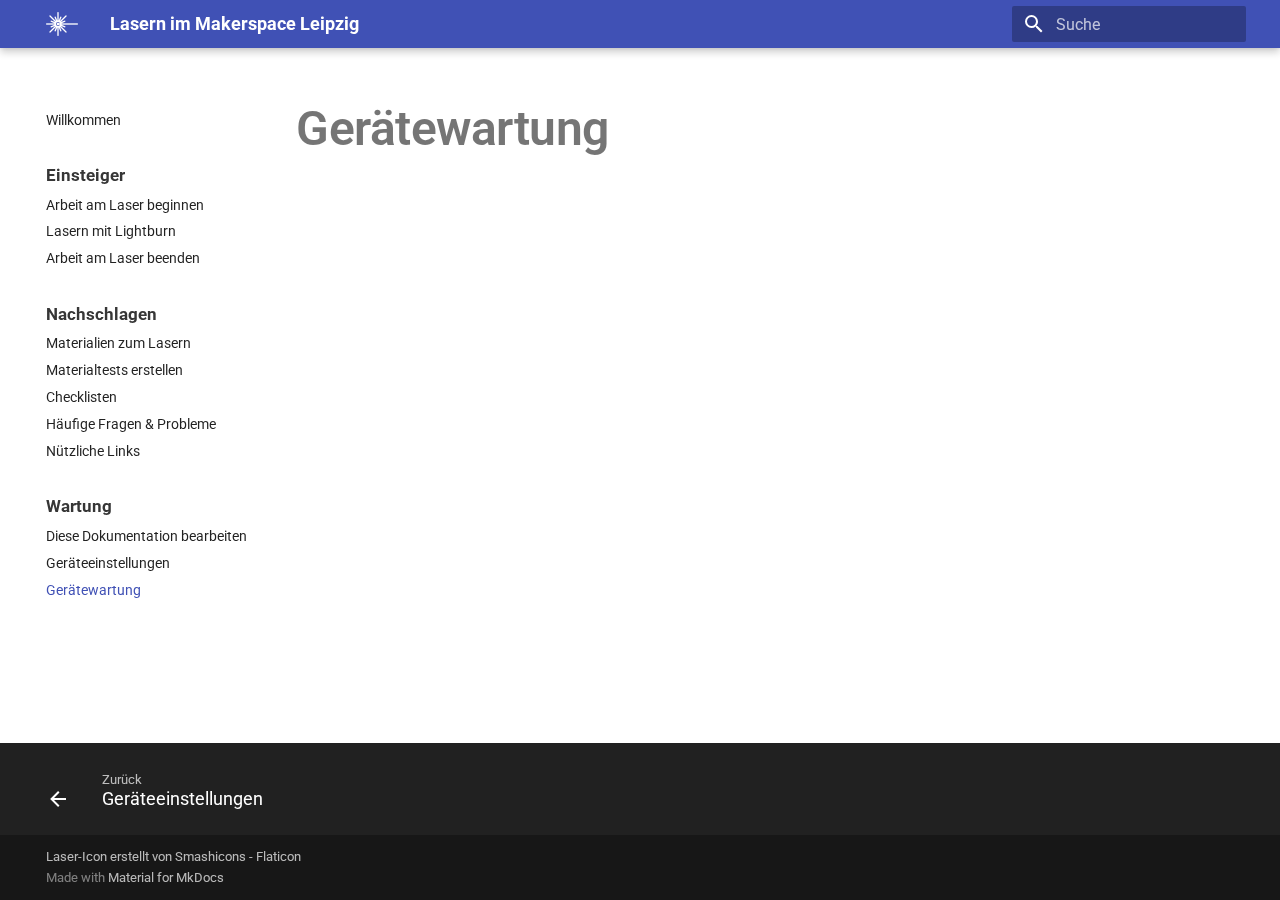
<file: wartung_gerätewartung.html>
<!doctype html>
<html lang="de" class="no-js">
  <head>
    
      <meta charset="utf-8">
      <meta name="viewport" content="width=device-width,initial-scale=1">
      
      
      
      
        <link rel="prev" href="wartung_ger%C3%A4teeinstellungen.html">
      
      
      
      <link rel="icon" href="assets/images/favicon.png">
      <meta name="generator" content="mkdocs-1.5.3, mkdocs-material-9.4.12">
    
    
      
        <title>Gerätewartung - Lasern im Makerspace Leipzig</title>
      
    
    
      <link rel="stylesheet" href="assets/stylesheets/main.fad675c6.min.css">
      
      


    
    
      
    
    
      
        
        
        <link rel="preconnect" href="https://fonts.gstatic.com" crossorigin>
        <link rel="stylesheet" href="https://fonts.googleapis.com/css?family=Roboto:300,300i,400,400i,700,700i%7CRoboto+Mono:400,400i,700,700i&display=fallback">
        <style>:root{--md-text-font:"Roboto";--md-code-font:"Roboto Mono"}</style>
      
    
    
      <link rel="stylesheet" href="style.css">
    
    <script>__md_scope=new URL(".",location),__md_hash=e=>[...e].reduce((e,_)=>(e<<5)-e+_.charCodeAt(0),0),__md_get=(e,_=localStorage,t=__md_scope)=>JSON.parse(_.getItem(t.pathname+"."+e)),__md_set=(e,_,t=localStorage,a=__md_scope)=>{try{t.setItem(a.pathname+"."+e,JSON.stringify(_))}catch(e){}}</script>
    
      

    
    
    
  </head>
  
  
    <body dir="ltr">
  
    
    
      <script>var palette=__md_get("__palette");if(palette&&"object"==typeof palette.color)for(var key of Object.keys(palette.color))document.body.setAttribute("data-md-color-"+key,palette.color[key])</script>
    
    <input class="md-toggle" data-md-toggle="drawer" type="checkbox" id="__drawer" autocomplete="off">
    <input class="md-toggle" data-md-toggle="search" type="checkbox" id="__search" autocomplete="off">
    <label class="md-overlay" for="__drawer"></label>
    <div data-md-component="skip">
      
        
        <a href="#geratewartung" class="md-skip">
          Zum Inhalt
        </a>
      
    </div>
    <div data-md-component="announce">
      
    </div>
    
    
      

  

<header class="md-header md-header--shadow" data-md-component="header">
  <nav class="md-header__inner md-grid" aria-label="Kopfzeile">
    <a href="index.html" title="Lasern im Makerspace Leipzig" class="md-header__button md-logo" aria-label="Lasern im Makerspace Leipzig" data-md-component="logo">
      
  <img src="assets/Icon - Laser.png" alt="logo">

    </a>
    <label class="md-header__button md-icon" for="__drawer">
      
      <svg xmlns="http://www.w3.org/2000/svg" viewBox="0 0 24 24"><path d="M3 6h18v2H3V6m0 5h18v2H3v-2m0 5h18v2H3v-2Z"/></svg>
    </label>
    <div class="md-header__title" data-md-component="header-title">
      <div class="md-header__ellipsis">
        <div class="md-header__topic">
          <span class="md-ellipsis">
            Lasern im Makerspace Leipzig
          </span>
        </div>
        <div class="md-header__topic" data-md-component="header-topic">
          <span class="md-ellipsis">
            
              Gerätewartung
            
          </span>
        </div>
      </div>
    </div>
    
    
    
      <label class="md-header__button md-icon" for="__search">
        
        <svg xmlns="http://www.w3.org/2000/svg" viewBox="0 0 24 24"><path d="M9.5 3A6.5 6.5 0 0 1 16 9.5c0 1.61-.59 3.09-1.56 4.23l.27.27h.79l5 5-1.5 1.5-5-5v-.79l-.27-.27A6.516 6.516 0 0 1 9.5 16 6.5 6.5 0 0 1 3 9.5 6.5 6.5 0 0 1 9.5 3m0 2C7 5 5 7 5 9.5S7 14 9.5 14 14 12 14 9.5 12 5 9.5 5Z"/></svg>
      </label>
      <div class="md-search" data-md-component="search" role="dialog">
  <label class="md-search__overlay" for="__search"></label>
  <div class="md-search__inner" role="search">
    <form class="md-search__form" name="search">
      <input type="text" class="md-search__input" name="query" aria-label="Suche" placeholder="Suche" autocapitalize="off" autocorrect="off" autocomplete="off" spellcheck="false" data-md-component="search-query" required>
      <label class="md-search__icon md-icon" for="__search">
        
        <svg xmlns="http://www.w3.org/2000/svg" viewBox="0 0 24 24"><path d="M9.5 3A6.5 6.5 0 0 1 16 9.5c0 1.61-.59 3.09-1.56 4.23l.27.27h.79l5 5-1.5 1.5-5-5v-.79l-.27-.27A6.516 6.516 0 0 1 9.5 16 6.5 6.5 0 0 1 3 9.5 6.5 6.5 0 0 1 9.5 3m0 2C7 5 5 7 5 9.5S7 14 9.5 14 14 12 14 9.5 12 5 9.5 5Z"/></svg>
        
        <svg xmlns="http://www.w3.org/2000/svg" viewBox="0 0 24 24"><path d="M20 11v2H8l5.5 5.5-1.42 1.42L4.16 12l7.92-7.92L13.5 5.5 8 11h12Z"/></svg>
      </label>
      <nav class="md-search__options" aria-label="Suche">
        
        <button type="reset" class="md-search__icon md-icon" title="Zurücksetzen" aria-label="Zurücksetzen" tabindex="-1">
          
          <svg xmlns="http://www.w3.org/2000/svg" viewBox="0 0 24 24"><path d="M19 6.41 17.59 5 12 10.59 6.41 5 5 6.41 10.59 12 5 17.59 6.41 19 12 13.41 17.59 19 19 17.59 13.41 12 19 6.41Z"/></svg>
        </button>
      </nav>
      
    </form>
    <div class="md-search__output">
      <div class="md-search__scrollwrap" data-md-scrollfix>
        <div class="md-search-result" data-md-component="search-result">
          <div class="md-search-result__meta">
            Suche wird initialisiert
          </div>
          <ol class="md-search-result__list" role="presentation"></ol>
        </div>
      </div>
    </div>
  </div>
</div>
    
    
  </nav>
  
</header>
    
    <div class="md-container" data-md-component="container">
      
      
        
          
        
      
      <main class="md-main" data-md-component="main">
        <div class="md-main__inner md-grid">
          
            
              
              <div class="md-sidebar md-sidebar--primary" data-md-component="sidebar" data-md-type="navigation" >
                <div class="md-sidebar__scrollwrap">
                  <div class="md-sidebar__inner">
                    



<nav class="md-nav md-nav--primary" aria-label="Navigation" data-md-level="0">
  <label class="md-nav__title" for="__drawer">
    <a href="index.html" title="Lasern im Makerspace Leipzig" class="md-nav__button md-logo" aria-label="Lasern im Makerspace Leipzig" data-md-component="logo">
      
  <img src="assets/Icon - Laser.png" alt="logo">

    </a>
    Lasern im Makerspace Leipzig
  </label>
  
  <ul class="md-nav__list" data-md-scrollfix>
    
      
      
  
  
  
    <li class="md-nav__item">
      <a href="index.html" class="md-nav__link">
        
  
  <span class="md-ellipsis">
    Willkommen
  </span>
  

      </a>
    </li>
  

    
      
      
  
  
  
    
    
    
    
    
      
      
    
    <li class="md-nav__item md-nav__item--section md-nav__item--nested">
      
        
        
        
        <input class="md-nav__toggle md-toggle " type="checkbox" id="__nav_2" >
        
          
          <label class="md-nav__link" for="__nav_2" id="__nav_2_label" tabindex="">
            
  
  <span class="md-ellipsis">
    Einsteiger
  </span>
  

            <span class="md-nav__icon md-icon"></span>
          </label>
        
        <nav class="md-nav" data-md-level="1" aria-labelledby="__nav_2_label" aria-expanded="false">
          <label class="md-nav__title" for="__nav_2">
            <span class="md-nav__icon md-icon"></span>
            Einsteiger
          </label>
          <ul class="md-nav__list" data-md-scrollfix>
            
              
                
  
  
  
    <li class="md-nav__item">
      <a href="einsteiger_ger%C3%A4testart.html" class="md-nav__link">
        
  
  <span class="md-ellipsis">
    Arbeit am Laser beginnen
  </span>
  

      </a>
    </li>
  

              
            
              
                
  
  
  
    <li class="md-nav__item">
      <a href="einsteiger_lightburn_lasern.html" class="md-nav__link">
        
  
  <span class="md-ellipsis">
    Lasern mit Lightburn
  </span>
  

      </a>
    </li>
  

              
            
              
                
  
  
  
    <li class="md-nav__item">
      <a href="einsteiger_beenden.html" class="md-nav__link">
        
  
  <span class="md-ellipsis">
    Arbeit am Laser beenden
  </span>
  

      </a>
    </li>
  

              
            
          </ul>
        </nav>
      
    </li>
  

    
      
      
  
  
  
    
    
    
    
    
      
      
    
    <li class="md-nav__item md-nav__item--section md-nav__item--nested">
      
        
        
        
        <input class="md-nav__toggle md-toggle " type="checkbox" id="__nav_3" >
        
          
          <label class="md-nav__link" for="__nav_3" id="__nav_3_label" tabindex="">
            
  
  <span class="md-ellipsis">
    Nachschlagen
  </span>
  

            <span class="md-nav__icon md-icon"></span>
          </label>
        
        <nav class="md-nav" data-md-level="1" aria-labelledby="__nav_3_label" aria-expanded="false">
          <label class="md-nav__title" for="__nav_3">
            <span class="md-nav__icon md-icon"></span>
            Nachschlagen
          </label>
          <ul class="md-nav__list" data-md-scrollfix>
            
              
                
  
  
  
    <li class="md-nav__item">
      <a href="nachschlagen_materialliste.html" class="md-nav__link">
        
  
  <span class="md-ellipsis">
    Materialien zum Lasern
  </span>
  

      </a>
    </li>
  

              
            
              
                
  
  
  
    <li class="md-nav__item">
      <a href="nachschlagen_materialtest.html" class="md-nav__link">
        
  
  <span class="md-ellipsis">
    Materialtests erstellen
  </span>
  

      </a>
    </li>
  

              
            
              
                
  
  
  
    <li class="md-nav__item">
      <a href="nachschlagen_checklisten.html" class="md-nav__link">
        
  
  <span class="md-ellipsis">
    Checklisten
  </span>
  

      </a>
    </li>
  

              
            
              
                
  
  
  
    <li class="md-nav__item">
      <a href="nachschlagen_faq.html" class="md-nav__link">
        
  
  <span class="md-ellipsis">
    Häufige Fragen & Probleme
  </span>
  

      </a>
    </li>
  

              
            
              
                
  
  
  
    <li class="md-nav__item">
      <a href="nachschlagen_links.html" class="md-nav__link">
        
  
  <span class="md-ellipsis">
    Nützliche Links
  </span>
  

      </a>
    </li>
  

              
            
          </ul>
        </nav>
      
    </li>
  

    
      
      
  
  
    
  
  
    
    
    
    
    
      
      
    
    <li class="md-nav__item md-nav__item--active md-nav__item--section md-nav__item--nested">
      
        
        
        
        <input class="md-nav__toggle md-toggle " type="checkbox" id="__nav_4" checked>
        
          
          <label class="md-nav__link" for="__nav_4" id="__nav_4_label" tabindex="">
            
  
  <span class="md-ellipsis">
    Wartung
  </span>
  

            <span class="md-nav__icon md-icon"></span>
          </label>
        
        <nav class="md-nav" data-md-level="1" aria-labelledby="__nav_4_label" aria-expanded="true">
          <label class="md-nav__title" for="__nav_4">
            <span class="md-nav__icon md-icon"></span>
            Wartung
          </label>
          <ul class="md-nav__list" data-md-scrollfix>
            
              
                
  
  
  
    <li class="md-nav__item">
      <a href="wartung_dokumentation.html" class="md-nav__link">
        
  
  <span class="md-ellipsis">
    Diese Dokumentation bearbeiten
  </span>
  

      </a>
    </li>
  

              
            
              
                
  
  
  
    <li class="md-nav__item">
      <a href="wartung_ger%C3%A4teeinstellungen.html" class="md-nav__link">
        
  
  <span class="md-ellipsis">
    Geräteeinstellungen
  </span>
  

      </a>
    </li>
  

              
            
              
                
  
  
    
  
  
    <li class="md-nav__item md-nav__item--active">
      
      <input class="md-nav__toggle md-toggle" type="checkbox" id="__toc">
      
      
        
      
      
      <a href="wartung_ger%C3%A4tewartung.html" class="md-nav__link md-nav__link--active">
        
  
  <span class="md-ellipsis">
    Gerätewartung
  </span>
  

      </a>
      
    </li>
  

              
            
          </ul>
        </nav>
      
    </li>
  

    
  </ul>
</nav>
                  </div>
                </div>
              </div>
            
            
              
              <div class="md-sidebar md-sidebar--secondary" data-md-component="sidebar" data-md-type="toc" >
                <div class="md-sidebar__scrollwrap">
                  <div class="md-sidebar__inner">
                    

<nav class="md-nav md-nav--secondary" aria-label="Inhaltsverzeichnis">
  
  
  
    
  
  
</nav>
                  </div>
                </div>
              </div>
            
          
          
            <div class="md-content" data-md-component="content">
              <article class="md-content__inner md-typeset">
                
                  


<h1 id="geratewartung">Gerätewartung</h1>





                
              </article>
            </div>
          
          
        </div>
        
      </main>
      
        <footer class="md-footer">
  
    
      
      <nav class="md-footer__inner md-grid" aria-label="Fußzeile" >
        
          
          <a href="wartung_ger%C3%A4teeinstellungen.html" class="md-footer__link md-footer__link--prev" aria-label="Zurück: Geräteeinstellungen">
            <div class="md-footer__button md-icon">
              
              <svg xmlns="http://www.w3.org/2000/svg" viewBox="0 0 24 24"><path d="M20 11v2H8l5.5 5.5-1.42 1.42L4.16 12l7.92-7.92L13.5 5.5 8 11h12Z"/></svg>
            </div>
            <div class="md-footer__title">
              <span class="md-footer__direction">
                Zurück
              </span>
              <div class="md-ellipsis">
                Geräteeinstellungen
              </div>
            </div>
          </a>
        
        
      </nav>
    
  
  <div class="md-footer-meta md-typeset">
    <div class="md-footer-meta__inner md-grid">
      <div class="md-copyright">
  
    <div class="md-copyright__highlight">
      <a href="https://www.flaticon.com/de/kostenlose-icons/laser-behandlung" target="_blank" title="Laser-Icon">Laser-Icon erstellt von Smashicons - Flaticon</a>
    </div>
  
  
    Made with
    <a href="https://squidfunk.github.io/mkdocs-material/" target="_blank" rel="noopener">
      Material for MkDocs
    </a>
  
</div>
      
    </div>
  </div>
</footer>
      
    </div>
    <div class="md-dialog" data-md-component="dialog">
      <div class="md-dialog__inner md-typeset"></div>
    </div>
    
    
    <script id="__config" type="application/json">{"base": ".", "features": ["navigation.sections", "navigation.footer"], "search": "assets/javascripts/workers/search.f886a092.min.js", "translations": {"clipboard.copied": "In Zwischenablage kopiert", "clipboard.copy": "In Zwischenablage kopieren", "search.result.more.one": "1 weiteres Suchergebnis auf dieser Seite", "search.result.more.other": "# weitere Suchergebnisse auf dieser Seite", "search.result.none": "Keine Suchergebnisse", "search.result.one": "1 Suchergebnis", "search.result.other": "# Suchergebnisse", "search.result.placeholder": "Suchbegriff eingeben", "search.result.term.missing": "Es fehlt", "select.version": "Version ausw\u00e4hlen"}}</script>
    
    
      <script src="assets/javascripts/bundle.6c14ae12.min.js"></script>
      
    
  </body>
</html>
</file>
<file: style.css>
/* Breite des Content-Bereichs */

.md-grid {
    /* max-width: 80% !important; */

}

/* Breite von Tabellen */
.md-typeset__table {
    min-width: 100% !important;
}

.md-typeset__table tr {
    width: 100% !important;
}



/* Navigation-Sidebar (links): Farbe des Sektionstitels + Oberer Abstand der Sektion*/

ul li label {
    color: #363636 !important;
    font-size: 1.2em;
}

ul .md-nav__item--nested {
    margin-top: 36px;
}



/* Navigation-Sidebar (links): Farbe des Seitentitels oben im Menü */

.md-nav--primary .md-nav__title {
    display: none;
}


/* Sidbar (rechts): Farbe von "Inhaltsverzeichnis" */

.md-nav--secondary .md-nav__title {
    color: #363636 !important;
}


/* Überschriften */
h1 {
    font-size: 48px !important;
    font-weight: 600 !important;
}

h2 {
    font-size: 36px !important;
    font-weight: 400 !important;
}

h2:not(:first-of-type) {
    margin-top: 12px !important;
}

h3 {
    font-size: 32px !important;
    font-weight: 300 !important;
    margin-top: 18px !important;
    margin-bottom: 0px !important;
}






/* Breite-Formatierungen für Bilder, die mit entsprechenden Alternativtexte benannt sind  */

img[alt=img40] {
    width: 40% !important;
    margin: auto;
    display: block;
}

img[alt=img50] {
    width: 50% !important;
    margin: auto;
    display: block;
}

img[alt=img60] {
    width: 60% !important;
    margin: auto;
    display: block;
}

img[alt=img70] {
    width: 70% !important;
    margin: auto;
    display: block;
}

img[alt=img80] {
    width: 80% !important;
    margin: auto;
    display: block;
}



/* Mermaid */

.mermaid {
    text-align: center;
}
</file>
<file: assets/stylesheets/main.50c56a3b.min.css>
@charset "UTF-8";html{-webkit-text-size-adjust:none;-moz-text-size-adjust:none;text-size-adjust:none;box-sizing:border-box}*,:after,:before{box-sizing:inherit}@media (prefers-reduced-motion){*,:after,:before{transition:none!important}}body{margin:0}a,button,input,label{-webkit-tap-highlight-color:transparent}a{color:inherit;text-decoration:none}hr{border:0;box-sizing:initial;display:block;height:.05rem;overflow:visible;padding:0}small{font-size:80%}sub,sup{line-height:1em}img{border-style:none}table{border-collapse:initial;border-spacing:0}td,th{font-weight:400;vertical-align:top}button{background:#0000;border:0;font-family:inherit;font-size:inherit;margin:0;padding:0}input{border:0;outline:none}:root{--md-primary-fg-color:#4051b5;--md-primary-fg-color--light:#5d6cc0;--md-primary-fg-color--dark:#303fa1;--md-primary-bg-color:#fff;--md-primary-bg-color--light:#ffffffb3;--md-accent-fg-color:#526cfe;--md-accent-fg-color--transparent:#526cfe1a;--md-accent-bg-color:#fff;--md-accent-bg-color--light:#ffffffb3}[data-md-color-scheme=default]{color-scheme:light}[data-md-color-scheme=default] img[src$="#gh-dark-mode-only"],[data-md-color-scheme=default] img[src$="#only-dark"]{display:none}:root,[data-md-color-scheme=default]{--md-hue:225deg;--md-default-fg-color:#000000de;--md-default-fg-color--light:#0000008a;--md-default-fg-color--lighter:#00000052;--md-default-fg-color--lightest:#00000012;--md-default-bg-color:#fff;--md-default-bg-color--light:#ffffffb3;--md-default-bg-color--lighter:#ffffff4d;--md-default-bg-color--lightest:#ffffff1f;--md-code-fg-color:#36464e;--md-code-bg-color:#f5f5f5;--md-code-hl-color:#4287ff;--md-code-hl-color--light:#4287ff1a;--md-code-hl-number-color:#d52a2a;--md-code-hl-special-color:#db1457;--md-code-hl-function-color:#a846b9;--md-code-hl-constant-color:#6e59d9;--md-code-hl-keyword-color:#3f6ec6;--md-code-hl-string-color:#1c7d4d;--md-code-hl-name-color:var(--md-code-fg-color);--md-code-hl-operator-color:var(--md-default-fg-color--light);--md-code-hl-punctuation-color:var(--md-default-fg-color--light);--md-code-hl-comment-color:var(--md-default-fg-color--light);--md-code-hl-generic-color:var(--md-default-fg-color--light);--md-code-hl-variable-color:var(--md-default-fg-color--light);--md-typeset-color:var(--md-default-fg-color);--md-typeset-a-color:var(--md-primary-fg-color);--md-typeset-del-color:#f5503d26;--md-typeset-ins-color:#0bd57026;--md-typeset-kbd-color:#fafafa;--md-typeset-kbd-accent-color:#fff;--md-typeset-kbd-border-color:#b8b8b8;--md-typeset-mark-color:#ffff0080;--md-typeset-table-color:#0000001f;--md-typeset-table-color--light:rgba(0,0,0,.035);--md-admonition-fg-color:var(--md-default-fg-color);--md-admonition-bg-color:var(--md-default-bg-color);--md-warning-fg-color:#000000de;--md-warning-bg-color:#ff9;--md-footer-fg-color:#fff;--md-footer-fg-color--light:#ffffffb3;--md-footer-fg-color--lighter:#ffffff73;--md-footer-bg-color:#000000de;--md-footer-bg-color--dark:#00000052;--md-shadow-z1:0 0.2rem 0.5rem #0000000d,0 0 0.05rem #0000001a;--md-shadow-z2:0 0.2rem 0.5rem #0000001a,0 0 0.05rem #00000040;--md-shadow-z3:0 0.2rem 0.5rem #0003,0 0 0.05rem #00000059}.md-icon svg{fill:currentcolor;display:block;height:1.2rem;width:1.2rem}body{-webkit-font-smoothing:antialiased;-moz-osx-font-smoothing:grayscale;--md-text-font-family:var(--md-text-font,_),-apple-system,BlinkMacSystemFont,Helvetica,Arial,sans-serif;--md-code-font-family:var(--md-code-font,_),SFMono-Regular,Consolas,Menlo,monospace}aside,body,input{font-feature-settings:"kern","liga";color:var(--md-typeset-color);font-family:var(--md-text-font-family)}code,kbd,pre{font-feature-settings:"kern";font-family:var(--md-code-font-family)}:root{--md-typeset-table-sort-icon:url('data:image/svg+xml;charset=utf-8,<svg xmlns="http://www.w3.org/2000/svg" viewBox="0 0 24 24"><path d="m18 21-4-4h3V7h-3l4-4 4 4h-3v10h3M2 19v-2h10v2M2 13v-2h7v2M2 7V5h4v2H2Z"/></svg>');--md-typeset-table-sort-icon--asc:url('data:image/svg+xml;charset=utf-8,<svg xmlns="http://www.w3.org/2000/svg" viewBox="0 0 24 24"><path d="M19 17h3l-4 4-4-4h3V3h2M2 17h10v2H2M6 5v2H2V5m0 6h7v2H2v-2Z"/></svg>');--md-typeset-table-sort-icon--desc:url('data:image/svg+xml;charset=utf-8,<svg xmlns="http://www.w3.org/2000/svg" viewBox="0 0 24 24"><path d="M19 7h3l-4-4-4 4h3v14h2M2 17h10v2H2M6 5v2H2V5m0 6h7v2H2v-2Z"/></svg>')}.md-typeset{-webkit-print-color-adjust:exact;color-adjust:exact;font-size:.8rem;line-height:1.6}@media print{.md-typeset{font-size:.68rem}}.md-typeset blockquote,.md-typeset dl,.md-typeset figure,.md-typeset ol,.md-typeset pre,.md-typeset ul{margin-bottom:1em;margin-top:1em}.md-typeset h1{color:var(--md-default-fg-color--light);font-size:2em;line-height:1.3;margin:0 0 1.25em}.md-typeset h1,.md-typeset h2{font-weight:300;letter-spacing:-.01em}.md-typeset h2{font-size:1.5625em;line-height:1.4;margin:1.6em 0 .64em}.md-typeset h3{font-size:1.25em;font-weight:400;letter-spacing:-.01em;line-height:1.5;margin:1.6em 0 .8em}.md-typeset h2+h3{margin-top:.8em}.md-typeset h4{font-weight:700;letter-spacing:-.01em;margin:1em 0}.md-typeset h5,.md-typeset h6{color:var(--md-default-fg-color--light);font-size:.8em;font-weight:700;letter-spacing:-.01em;margin:1.25em 0}.md-typeset h5{text-transform:uppercase}.md-typeset hr{border-bottom:.05rem solid var(--md-default-fg-color--lightest);display:flow-root;margin:1.5em 0}.md-typeset a{color:var(--md-typeset-a-color);word-break:break-word}.md-typeset a,.md-typeset a:before{transition:color 125ms}.md-typeset a:focus,.md-typeset a:hover{color:var(--md-accent-fg-color)}.md-typeset a:focus code,.md-typeset a:hover code{background-color:var(--md-accent-fg-color--transparent)}.md-typeset a code{color:currentcolor;transition:background-color 125ms}.md-typeset a.focus-visible{outline-color:var(--md-accent-fg-color);outline-offset:.2rem}.md-typeset code,.md-typeset kbd,.md-typeset pre{color:var(--md-code-fg-color);direction:ltr;font-variant-ligatures:none}@media print{.md-typeset code,.md-typeset kbd,.md-typeset pre{white-space:pre-wrap}}.md-typeset code{background-color:var(--md-code-bg-color);border-radius:.1rem;-webkit-box-decoration-break:clone;box-decoration-break:clone;font-size:.85em;padding:0 .2941176471em;word-break:break-word}.md-typeset code:not(.focus-visible){-webkit-tap-highlight-color:transparent;outline:none}.md-typeset pre{display:flow-root;line-height:1.4;position:relative}.md-typeset pre>code{-webkit-box-decoration-break:slice;box-decoration-break:slice;box-shadow:none;display:block;margin:0;outline-color:var(--md-accent-fg-color);overflow:auto;padding:.7720588235em 1.1764705882em;scrollbar-color:var(--md-default-fg-color--lighter) #0000;scrollbar-width:thin;touch-action:auto;word-break:normal}.md-typeset pre>code:hover{scrollbar-color:var(--md-accent-fg-color) #0000}.md-typeset pre>code::-webkit-scrollbar{height:.2rem;width:.2rem}.md-typeset pre>code::-webkit-scrollbar-thumb{background-color:var(--md-default-fg-color--lighter)}.md-typeset pre>code::-webkit-scrollbar-thumb:hover{background-color:var(--md-accent-fg-color)}.md-typeset kbd{background-color:var(--md-typeset-kbd-color);border-radius:.1rem;box-shadow:0 .1rem 0 .05rem var(--md-typeset-kbd-border-color),0 .1rem 0 var(--md-typeset-kbd-border-color),0 -.1rem .2rem var(--md-typeset-kbd-accent-color) inset;color:var(--md-default-fg-color);display:inline-block;font-size:.75em;padding:0 .6666666667em;vertical-align:text-top;word-break:break-word}.md-typeset mark{background-color:var(--md-typeset-mark-color);-webkit-box-decoration-break:clone;box-decoration-break:clone;color:inherit;word-break:break-word}.md-typeset abbr{border-bottom:.05rem dotted var(--md-default-fg-color--light);cursor:help;text-decoration:none}.md-typeset small{opacity:.75}[dir=ltr] .md-typeset sub,[dir=ltr] .md-typeset sup{margin-left:.078125em}[dir=rtl] .md-typeset sub,[dir=rtl] .md-typeset sup{margin-right:.078125em}[dir=ltr] .md-typeset blockquote{padding-left:.6rem}[dir=rtl] .md-typeset blockquote{padding-right:.6rem}[dir=ltr] .md-typeset blockquote{border-left:.2rem solid var(--md-default-fg-color--lighter)}[dir=rtl] .md-typeset blockquote{border-right:.2rem solid var(--md-default-fg-color--lighter)}.md-typeset blockquote{color:var(--md-default-fg-color--light);margin-left:0;margin-right:0}.md-typeset ul{list-style-type:disc}[dir=ltr] .md-typeset ol,[dir=ltr] .md-typeset ul{margin-left:.625em}[dir=rtl] .md-typeset ol,[dir=rtl] .md-typeset ul{margin-right:.625em}.md-typeset ol,.md-typeset ul{padding:0}.md-typeset ol:not([hidden]),.md-typeset ul:not([hidden]){display:flow-root}.md-typeset ol ol,.md-typeset ul ol{list-style-type:lower-alpha}.md-typeset ol ol ol,.md-typeset ul ol ol{list-style-type:lower-roman}[dir=ltr] .md-typeset ol li,[dir=ltr] .md-typeset ul li{margin-left:1.25em}[dir=rtl] .md-typeset ol li,[dir=rtl] .md-typeset ul li{margin-right:1.25em}.md-typeset ol li,.md-typeset ul li{margin-bottom:.5em}.md-typeset ol li blockquote,.md-typeset ol li p,.md-typeset ul li blockquote,.md-typeset ul li p{margin:.5em 0}.md-typeset ol li:last-child,.md-typeset ul li:last-child{margin-bottom:0}[dir=ltr] .md-typeset ol li ol,[dir=ltr] .md-typeset ol li ul,[dir=ltr] .md-typeset ul li ol,[dir=ltr] .md-typeset ul li ul{margin-left:.625em}[dir=rtl] .md-typeset ol li ol,[dir=rtl] .md-typeset ol li ul,[dir=rtl] .md-typeset ul li ol,[dir=rtl] .md-typeset ul li ul{margin-right:.625em}.md-typeset ol li ol,.md-typeset ol li ul,.md-typeset ul li ol,.md-typeset ul li ul{margin-bottom:.5em;margin-top:.5em}[dir=ltr] .md-typeset dd{margin-left:1.875em}[dir=rtl] .md-typeset dd{margin-right:1.875em}.md-typeset dd{margin-bottom:1.5em;margin-top:1em}.md-typeset img,.md-typeset svg,.md-typeset video{height:auto;max-width:100%}.md-typeset img[align=left]{margin:1em 1em 1em 0}.md-typeset img[align=right]{margin:1em 0 1em 1em}.md-typeset img[align]:only-child{margin-top:0}.md-typeset figure{display:flow-root;margin:1em auto;max-width:100%;text-align:center;width:-webkit-fit-content;width:-moz-fit-content;width:fit-content}.md-typeset figure img{display:block}.md-typeset figcaption{font-style:italic;margin:1em auto;max-width:24rem}.md-typeset iframe{max-width:100%}.md-typeset table:not([class]){background-color:var(--md-default-bg-color);border:.05rem solid var(--md-typeset-table-color);border-radius:.1rem;display:inline-block;font-size:.64rem;max-width:100%;overflow:auto;touch-action:auto}@media print{.md-typeset table:not([class]){display:table}}.md-typeset table:not([class])+*{margin-top:1.5em}.md-typeset table:not([class]) td>:first-child,.md-typeset table:not([class]) th>:first-child{margin-top:0}.md-typeset table:not([class]) td>:last-child,.md-typeset table:not([class]) th>:last-child{margin-bottom:0}.md-typeset table:not([class]) td:not([align]),.md-typeset table:not([class]) th:not([align]){text-align:left}[dir=rtl] .md-typeset table:not([class]) td:not([align]),[dir=rtl] .md-typeset table:not([class]) th:not([align]){text-align:right}.md-typeset table:not([class]) th{font-weight:700;min-width:5rem;padding:.9375em 1.25em;vertical-align:top}.md-typeset table:not([class]) td{border-top:.05rem solid var(--md-typeset-table-color);padding:.9375em 1.25em;vertical-align:top}.md-typeset table:not([class]) tbody tr{transition:background-color 125ms}.md-typeset table:not([class]) tbody tr:hover{background-color:var(--md-typeset-table-color--light);box-shadow:0 .05rem 0 var(--md-default-bg-color) inset}.md-typeset table:not([class]) a{word-break:normal}.md-typeset table th[role=columnheader]{cursor:pointer}[dir=ltr] .md-typeset table th[role=columnheader]:after{margin-left:.5em}[dir=rtl] .md-typeset table th[role=columnheader]:after{margin-right:.5em}.md-typeset table th[role=columnheader]:after{content:"";display:inline-block;height:1.2em;-webkit-mask-image:var(--md-typeset-table-sort-icon);mask-image:var(--md-typeset-table-sort-icon);-webkit-mask-repeat:no-repeat;mask-repeat:no-repeat;-webkit-mask-size:contain;mask-size:contain;transition:background-color 125ms;vertical-align:text-bottom;width:1.2em}.md-typeset table th[role=columnheader]:hover:after{background-color:var(--md-default-fg-color--lighter)}.md-typeset table th[role=columnheader][aria-sort=ascending]:after{background-color:var(--md-default-fg-color--light);-webkit-mask-image:var(--md-typeset-table-sort-icon--asc);mask-image:var(--md-typeset-table-sort-icon--asc)}.md-typeset table th[role=columnheader][aria-sort=descending]:after{background-color:var(--md-default-fg-color--light);-webkit-mask-image:var(--md-typeset-table-sort-icon--desc);mask-image:var(--md-typeset-table-sort-icon--desc)}.md-typeset__scrollwrap{margin:1em -.8rem;overflow-x:auto;touch-action:auto}.md-typeset__table{display:inline-block;margin-bottom:.5em;padding:0 .8rem}@media print{.md-typeset__table{display:block}}html .md-typeset__table table{display:table;margin:0;overflow:hidden;width:100%}@media screen and (max-width:44.984375em){.md-content__inner>pre{margin:1em -.8rem}.md-content__inner>pre code{border-radius:0}}.md-typeset .md-author{border-radius:100%;display:block;flex-shrink:0;height:1.6rem;overflow:hidden;position:relative;transition:color 125ms,transform 125ms;width:1.6rem}.md-typeset .md-author img{display:block}.md-typeset .md-author--more{background:var(--md-default-fg-color--lightest);color:var(--md-default-fg-color--lighter);font-size:.6rem;font-weight:700;line-height:1.6rem;text-align:center}.md-typeset .md-author--long{height:2.4rem;width:2.4rem}.md-typeset a.md-author{transform:scale(1)}.md-typeset a.md-author img{filter:grayscale(100%) opacity(75%);transition:filter 125ms}.md-typeset a.md-author:focus,.md-typeset a.md-author:hover{transform:scale(1.1);z-index:1}.md-typeset a.md-author:focus img,.md-typeset a.md-author:hover img{filter:grayscale(0)}.md-banner{background-color:var(--md-footer-bg-color);color:var(--md-footer-fg-color);overflow:auto}@media print{.md-banner{display:none}}.md-banner--warning{background-color:var(--md-warning-bg-color);color:var(--md-warning-fg-color)}.md-banner__inner{font-size:.7rem;margin:.6rem auto;padding:0 .8rem}[dir=ltr] .md-banner__button{float:right}[dir=rtl] .md-banner__button{float:left}.md-banner__button{color:inherit;cursor:pointer;transition:opacity .25s}.no-js .md-banner__button{display:none}.md-banner__button:hover{opacity:.7}html{font-size:125%;height:100%;overflow-x:hidden}@media screen and (min-width:100em){html{font-size:137.5%}}@media screen and (min-width:125em){html{font-size:150%}}body{background-color:var(--md-default-bg-color);display:flex;flex-direction:column;font-size:.5rem;min-height:100%;position:relative;width:100%}@media print{body{display:block}}@media screen and (max-width:59.984375em){body[data-md-scrolllock]{position:fixed}}.md-grid{margin-left:auto;margin-right:auto;max-width:61rem}.md-container{display:flex;flex-direction:column;flex-grow:1}@media print{.md-container{display:block}}.md-main{flex-grow:1}.md-main__inner{display:flex;height:100%;margin-top:1.5rem}.md-ellipsis{overflow:hidden;text-overflow:ellipsis}.md-toggle{display:none}.md-option{height:0;opacity:0;position:absolute;width:0}.md-option:checked+label:not([hidden]){display:block}.md-option.focus-visible+label{outline-color:var(--md-accent-fg-color);outline-style:auto}.md-skip{background-color:var(--md-default-fg-color);border-radius:.1rem;color:var(--md-default-bg-color);font-size:.64rem;margin:.5rem;opacity:0;outline-color:var(--md-accent-fg-color);padding:.3rem .5rem;position:fixed;transform:translateY(.4rem);z-index:-1}.md-skip:focus{opacity:1;transform:translateY(0);transition:transform .25s cubic-bezier(.4,0,.2,1),opacity 175ms 75ms;z-index:10}@page{margin:25mm}:root{--md-clipboard-icon:url('data:image/svg+xml;charset=utf-8,<svg xmlns="http://www.w3.org/2000/svg" viewBox="0 0 24 24"><path d="M19 21H8V7h11m0-2H8a2 2 0 0 0-2 2v14a2 2 0 0 0 2 2h11a2 2 0 0 0 2-2V7a2 2 0 0 0-2-2m-3-4H4a2 2 0 0 0-2 2v14h2V3h12V1Z"/></svg>')}.md-clipboard{border-radius:.1rem;color:var(--md-default-fg-color--lightest);cursor:pointer;height:1.5em;outline-color:var(--md-accent-fg-color);outline-offset:.1rem;position:absolute;right:.5em;top:.5em;transition:color .25s;width:1.5em;z-index:1}@media print{.md-clipboard{display:none}}.md-clipboard:not(.focus-visible){-webkit-tap-highlight-color:transparent;outline:none}:hover>.md-clipboard{color:var(--md-default-fg-color--light)}.md-clipboard:focus,.md-clipboard:hover{color:var(--md-accent-fg-color)}.md-clipboard:after{background-color:currentcolor;content:"";display:block;height:1.125em;margin:0 auto;-webkit-mask-image:var(--md-clipboard-icon);mask-image:var(--md-clipboard-icon);-webkit-mask-position:center;mask-position:center;-webkit-mask-repeat:no-repeat;mask-repeat:no-repeat;-webkit-mask-size:contain;mask-size:contain;width:1.125em}.md-clipboard--inline{cursor:pointer}.md-clipboard--inline code{transition:color .25s,background-color .25s}.md-clipboard--inline:focus code,.md-clipboard--inline:hover code{background-color:var(--md-accent-fg-color--transparent);color:var(--md-accent-fg-color)}@keyframes consent{0%{opacity:0;transform:translateY(100%)}to{opacity:1;transform:translateY(0)}}@keyframes overlay{0%{opacity:0}to{opacity:1}}.md-consent__overlay{animation:overlay .25s both;-webkit-backdrop-filter:blur(.1rem);backdrop-filter:blur(.1rem);background-color:#0000008a;height:100%;opacity:1;position:fixed;top:0;width:100%;z-index:5}.md-consent__inner{animation:consent .5s cubic-bezier(.1,.7,.1,1) both;background-color:var(--md-default-bg-color);border:0;border-radius:.1rem;bottom:0;box-shadow:0 0 .2rem #0000001a,0 .2rem .4rem #0003;max-height:100%;overflow:auto;padding:0;position:fixed;width:100%;z-index:5}.md-consent__form{padding:.8rem}.md-consent__settings{display:none;margin:1em 0}input:checked+.md-consent__settings{display:block}.md-consent__controls{margin-bottom:.8rem}.md-typeset .md-consent__controls .md-button{display:inline}@media screen and (max-width:44.984375em){.md-typeset .md-consent__controls .md-button{display:block;margin-top:.4rem;text-align:center;width:100%}}.md-consent label{cursor:pointer}.md-content{flex-grow:1;min-width:0}.md-content__inner{margin:0 .8rem 1.2rem;padding-top:.6rem}@media screen and (min-width:76.25em){[dir=ltr] .md-sidebar--primary:not([hidden])~.md-content>.md-content__inner{margin-left:1.2rem}[dir=ltr] .md-sidebar--secondary:not([hidden])~.md-content>.md-content__inner,[dir=rtl] .md-sidebar--primary:not([hidden])~.md-content>.md-content__inner{margin-right:1.2rem}[dir=rtl] .md-sidebar--secondary:not([hidden])~.md-content>.md-content__inner{margin-left:1.2rem}}.md-content__inner:before{content:"";display:block;height:.4rem}.md-content__inner>:last-child{margin-bottom:0}[dir=ltr] .md-content__button{float:right}[dir=rtl] .md-content__button{float:left}[dir=ltr] .md-content__button{margin-left:.4rem}[dir=rtl] .md-content__button{margin-right:.4rem}.md-content__button{margin:.4rem 0;padding:0}@media print{.md-content__button{display:none}}.md-typeset .md-content__button{color:var(--md-default-fg-color--lighter)}.md-content__button svg{display:inline;vertical-align:top}[dir=rtl] .md-content__button svg{transform:scaleX(-1)}[dir=ltr] .md-dialog{right:.8rem}[dir=rtl] .md-dialog{left:.8rem}.md-dialog{background-color:var(--md-default-fg-color);border-radius:.1rem;bottom:.8rem;box-shadow:var(--md-shadow-z3);min-width:11.1rem;opacity:0;padding:.4rem .6rem;pointer-events:none;position:fixed;transform:translateY(100%);transition:transform 0ms .4s,opacity .4s;z-index:4}@media print{.md-dialog{display:none}}.md-dialog--active{opacity:1;pointer-events:auto;transform:translateY(0);transition:transform .4s cubic-bezier(.075,.85,.175,1),opacity .4s}.md-dialog__inner{color:var(--md-default-bg-color);font-size:.7rem}.md-feedback{margin:2em 0 1em;text-align:center}.md-feedback fieldset{border:none;margin:0;padding:0}.md-feedback__title{font-weight:700;margin:1em auto}.md-feedback__inner{position:relative}.md-feedback__list{display:flex;flex-wrap:wrap;place-content:baseline center;position:relative}.md-feedback__list:hover .md-icon:not(:disabled){color:var(--md-default-fg-color--lighter)}:disabled .md-feedback__list{min-height:1.8rem}.md-feedback__icon{color:var(--md-default-fg-color--light);cursor:pointer;flex-shrink:0;margin:0 .1rem;transition:color 125ms}.md-feedback__icon:not(:disabled).md-icon:hover{color:var(--md-accent-fg-color)}.md-feedback__icon:disabled{color:var(--md-default-fg-color--lightest);pointer-events:none}.md-feedback__note{opacity:0;position:relative;transform:translateY(.4rem);transition:transform .4s cubic-bezier(.1,.7,.1,1),opacity .15s}.md-feedback__note>*{margin:0 auto;max-width:16rem}:disabled .md-feedback__note{opacity:1;transform:translateY(0)}.md-footer{background-color:var(--md-footer-bg-color);color:var(--md-footer-fg-color)}@media print{.md-footer{display:none}}.md-footer__inner{justify-content:space-between;overflow:auto;padding:.2rem}.md-footer__inner:not([hidden]){display:flex}.md-footer__link{align-items:end;display:flex;flex-grow:0.01;margin-bottom:.4rem;margin-top:1rem;max-width:100%;outline-color:var(--md-accent-fg-color);overflow:hidden;transition:opacity .25s}.md-footer__link:focus,.md-footer__link:hover{opacity:.7}[dir=rtl] .md-footer__link svg{transform:scaleX(-1)}@media screen and (max-width:44.984375em){.md-footer__link--prev{flex-shrink:0}.md-footer__link--prev .md-footer__title{display:none}}[dir=ltr] .md-footer__link--next{margin-left:auto}[dir=rtl] .md-footer__link--next{margin-right:auto}.md-footer__link--next{text-align:right}[dir=rtl] .md-footer__link--next{text-align:left}.md-footer__title{flex-grow:1;font-size:.9rem;margin-bottom:.7rem;max-width:calc(100% - 2.4rem);padding:0 1rem;white-space:nowrap}.md-footer__button{margin:.2rem;padding:.4rem}.md-footer__direction{font-size:.64rem;opacity:.7}.md-footer-meta{background-color:var(--md-footer-bg-color--dark)}.md-footer-meta__inner{display:flex;flex-wrap:wrap;justify-content:space-between;padding:.2rem}html .md-footer-meta.md-typeset a{color:var(--md-footer-fg-color--light)}html .md-footer-meta.md-typeset a:focus,html .md-footer-meta.md-typeset a:hover{color:var(--md-footer-fg-color)}.md-copyright{color:var(--md-footer-fg-color--lighter);font-size:.64rem;margin:auto .6rem;padding:.4rem 0;width:100%}@media screen and (min-width:45em){.md-copyright{width:auto}}.md-copyright__highlight{color:var(--md-footer-fg-color--light)}.md-social{display:inline-flex;gap:.2rem;margin:0 .4rem;padding:.2rem 0 .6rem}@media screen and (min-width:45em){.md-social{padding:.6rem 0}}.md-social__link{display:inline-block;height:1.6rem;text-align:center;width:1.6rem}.md-social__link:before{line-height:1.9}.md-social__link svg{fill:currentcolor;max-height:.8rem;vertical-align:-25%}.md-typeset .md-button{border:.1rem solid;border-radius:.1rem;color:var(--md-primary-fg-color);cursor:pointer;display:inline-block;font-weight:700;padding:.625em 2em;transition:color 125ms,background-color 125ms,border-color 125ms}.md-typeset .md-button--primary{background-color:var(--md-primary-fg-color);border-color:var(--md-primary-fg-color);color:var(--md-primary-bg-color)}.md-typeset .md-button:focus,.md-typeset .md-button:hover{background-color:var(--md-accent-fg-color);border-color:var(--md-accent-fg-color);color:var(--md-accent-bg-color)}[dir=ltr] .md-typeset .md-input{border-top-left-radius:.1rem}[dir=ltr] .md-typeset .md-input,[dir=rtl] .md-typeset .md-input{border-top-right-radius:.1rem}[dir=rtl] .md-typeset .md-input{border-top-left-radius:.1rem}.md-typeset .md-input{border-bottom:.1rem solid var(--md-default-fg-color--lighter);box-shadow:var(--md-shadow-z1);font-size:.8rem;height:1.8rem;padding:0 .6rem;transition:border .25s,box-shadow .25s}.md-typeset .md-input:focus,.md-typeset .md-input:hover{border-bottom-color:var(--md-accent-fg-color);box-shadow:var(--md-shadow-z2)}.md-typeset .md-input--stretch{width:100%}.md-header{background-color:var(--md-primary-fg-color);box-shadow:0 0 .2rem #0000,0 .2rem .4rem #0000;color:var(--md-primary-bg-color);display:block;left:0;position:sticky;right:0;top:0;z-index:4}@media print{.md-header{display:none}}.md-header[hidden]{transform:translateY(-100%);transition:transform .25s cubic-bezier(.8,0,.6,1),box-shadow .25s}.md-header--shadow{box-shadow:0 0 .2rem #0000001a,0 .2rem .4rem #0003;transition:transform .25s cubic-bezier(.1,.7,.1,1),box-shadow .25s}.md-header__inner{align-items:center;display:flex;padding:0 .2rem}.md-header__button{color:currentcolor;cursor:pointer;margin:.2rem;outline-color:var(--md-accent-fg-color);padding:.4rem;position:relative;transition:opacity .25s;vertical-align:middle;z-index:1}.md-header__button:hover{opacity:.7}.md-header__button:not([hidden]){display:inline-block}.md-header__button:not(.focus-visible){-webkit-tap-highlight-color:transparent;outline:none}.md-header__button.md-logo{margin:.2rem;padding:.4rem}@media screen and (max-width:76.234375em){.md-header__button.md-logo{display:none}}.md-header__button.md-logo img,.md-header__button.md-logo svg{fill:currentcolor;display:block;height:1.2rem;width:auto}@media screen and (min-width:60em){.md-header__button[for=__search]{display:none}}.no-js .md-header__button[for=__search]{display:none}[dir=rtl] .md-header__button[for=__search] svg{transform:scaleX(-1)}@media screen and (min-width:76.25em){.md-header__button[for=__drawer]{display:none}}.md-header__topic{display:flex;max-width:100%;position:absolute;transition:transform .4s cubic-bezier(.1,.7,.1,1),opacity .15s;white-space:nowrap}.md-header__topic+.md-header__topic{opacity:0;pointer-events:none;transform:translateX(1.25rem);transition:transform .4s cubic-bezier(1,.7,.1,.1),opacity .15s;z-index:-1}[dir=rtl] .md-header__topic+.md-header__topic{transform:translateX(-1.25rem)}.md-header__topic:first-child{font-weight:700}[dir=ltr] .md-header__title{margin-left:1rem;margin-right:.4rem}[dir=rtl] .md-header__title{margin-left:.4rem;margin-right:1rem}.md-header__title{flex-grow:1;font-size:.9rem;height:2.4rem;line-height:2.4rem}.md-header__title--active .md-header__topic{opacity:0;pointer-events:none;transform:translateX(-1.25rem);transition:transform .4s cubic-bezier(1,.7,.1,.1),opacity .15s;z-index:-1}[dir=rtl] .md-header__title--active .md-header__topic{transform:translateX(1.25rem)}.md-header__title--active .md-header__topic+.md-header__topic{opacity:1;pointer-events:auto;transform:translateX(0);transition:transform .4s cubic-bezier(.1,.7,.1,1),opacity .15s;z-index:0}.md-header__title>.md-header__ellipsis{height:100%;position:relative;width:100%}.md-header__option{display:flex;flex-shrink:0;max-width:100%;transition:max-width 0ms .25s,opacity .25s .25s;white-space:nowrap}[data-md-toggle=search]:checked~.md-header .md-header__option{max-width:0;opacity:0;transition:max-width 0ms,opacity 0ms}.md-header__option>input{bottom:0}.md-header__source{display:none}@media screen and (min-width:60em){[dir=ltr] .md-header__source{margin-left:1rem}[dir=rtl] .md-header__source{margin-right:1rem}.md-header__source{display:block;max-width:11.7rem;width:11.7rem}}@media screen and (min-width:76.25em){[dir=ltr] .md-header__source{margin-left:1.4rem}[dir=rtl] .md-header__source{margin-right:1.4rem}}.md-meta{color:var(--md-default-fg-color--light);font-size:.7rem;line-height:1.3}.md-meta__list{display:inline-flex;flex-wrap:wrap;list-style:none;margin:0;padding:0}.md-meta__item:not(:last-child):after{content:"·";margin-left:.2rem;margin-right:.2rem}.md-meta__link{color:var(--md-typeset-a-color)}.md-meta__link:focus,.md-meta__link:hover{color:var(--md-accent-fg-color)}.md-draft{background-color:#ff1744;border-radius:.125em;color:#fff;display:inline-block;font-weight:700;padding-left:.5714285714em;padding-right:.5714285714em}:root{--md-nav-icon--prev:url('data:image/svg+xml;charset=utf-8,<svg xmlns="http://www.w3.org/2000/svg" viewBox="0 0 24 24"><path d="M20 11v2H8l5.5 5.5-1.42 1.42L4.16 12l7.92-7.92L13.5 5.5 8 11h12Z"/></svg>');--md-nav-icon--next:url('data:image/svg+xml;charset=utf-8,<svg xmlns="http://www.w3.org/2000/svg" viewBox="0 0 24 24"><path d="M8.59 16.58 13.17 12 8.59 7.41 10 6l6 6-6 6-1.41-1.42Z"/></svg>');--md-toc-icon:url('data:image/svg+xml;charset=utf-8,<svg xmlns="http://www.w3.org/2000/svg" viewBox="0 0 24 24"><path d="M3 9h14V7H3v2m0 4h14v-2H3v2m0 4h14v-2H3v2m16 0h2v-2h-2v2m0-10v2h2V7h-2m0 6h2v-2h-2v2Z"/></svg>')}.md-nav{font-size:.7rem;line-height:1.3}.md-nav__title{color:var(--md-default-fg-color--light);display:block;font-weight:700;overflow:hidden;padding:0 .6rem;text-overflow:ellipsis}.md-nav__title .md-nav__button{display:none}.md-nav__title .md-nav__button img{height:100%;width:auto}.md-nav__title .md-nav__button.md-logo img,.md-nav__title .md-nav__button.md-logo svg{fill:currentcolor;display:block;height:2.4rem;max-width:100%;object-fit:contain;width:auto}.md-nav__list{list-style:none;margin:0;padding:0}.md-nav__link{align-items:flex-start;display:flex;gap:.4rem;margin-top:.625em;scroll-snap-align:start;transition:color 125ms}.md-nav__link--passed{color:var(--md-default-fg-color--light)}.md-nav__item .md-nav__link--active,.md-nav__item .md-nav__link--active code{color:var(--md-typeset-a-color)}.md-nav__link .md-ellipsis{position:relative}[dir=ltr] .md-nav__link .md-icon:last-child{margin-left:auto}[dir=rtl] .md-nav__link .md-icon:last-child{margin-right:auto}.md-nav__link svg{fill:currentcolor;flex-shrink:0;height:1.3em}.md-nav__link[for]:focus,.md-nav__link[for]:hover,.md-nav__link[href]:focus,.md-nav__link[href]:hover{color:var(--md-accent-fg-color);cursor:pointer}.md-nav__link.focus-visible{outline-color:var(--md-accent-fg-color);outline-offset:.2rem}.md-nav--primary .md-nav__link[for=__toc]{display:none}.md-nav--primary .md-nav__link[for=__toc] .md-icon:after{background-color:currentcolor;display:block;height:100%;-webkit-mask-image:var(--md-toc-icon);mask-image:var(--md-toc-icon);width:100%}.md-nav--primary .md-nav__link[for=__toc]~.md-nav{display:none}.md-nav__container>.md-nav__link{margin-top:0}.md-nav__container>.md-nav__link:first-child{flex-grow:1;min-width:0}.md-nav__icon{flex-shrink:0}.md-nav__source{display:none}@media screen and (max-width:76.234375em){.md-nav--primary,.md-nav--primary .md-nav{background-color:var(--md-default-bg-color);display:flex;flex-direction:column;height:100%;left:0;position:absolute;right:0;top:0;z-index:1}.md-nav--primary .md-nav__item,.md-nav--primary .md-nav__title{font-size:.8rem;line-height:1.5}.md-nav--primary .md-nav__title{background-color:var(--md-default-fg-color--lightest);color:var(--md-default-fg-color--light);cursor:pointer;height:5.6rem;line-height:2.4rem;padding:3rem .8rem .2rem;position:relative;white-space:nowrap}[dir=ltr] .md-nav--primary .md-nav__title .md-nav__icon{left:.4rem}[dir=rtl] .md-nav--primary .md-nav__title .md-nav__icon{right:.4rem}.md-nav--primary .md-nav__title .md-nav__icon{display:block;height:1.2rem;margin:.2rem;position:absolute;top:.4rem;width:1.2rem}.md-nav--primary .md-nav__title .md-nav__icon:after{background-color:currentcolor;content:"";display:block;height:100%;-webkit-mask-image:var(--md-nav-icon--prev);mask-image:var(--md-nav-icon--prev);-webkit-mask-position:center;mask-position:center;-webkit-mask-repeat:no-repeat;mask-repeat:no-repeat;-webkit-mask-size:contain;mask-size:contain;width:100%}.md-nav--primary .md-nav__title~.md-nav__list{background-color:var(--md-default-bg-color);box-shadow:0 .05rem 0 var(--md-default-fg-color--lightest) inset;overflow-y:auto;scroll-snap-type:y mandatory;touch-action:pan-y}.md-nav--primary .md-nav__title~.md-nav__list>:first-child{border-top:0}.md-nav--primary .md-nav__title[for=__drawer]{background-color:var(--md-primary-fg-color);color:var(--md-primary-bg-color);font-weight:700}.md-nav--primary .md-nav__title .md-logo{display:block;left:.2rem;margin:.2rem;padding:.4rem;position:absolute;right:.2rem;top:.2rem}.md-nav--primary .md-nav__list{flex:1}.md-nav--primary .md-nav__item{border-top:.05rem solid var(--md-default-fg-color--lightest)}.md-nav--primary .md-nav__item--active>.md-nav__link{color:var(--md-typeset-a-color)}.md-nav--primary .md-nav__item--active>.md-nav__link:focus,.md-nav--primary .md-nav__item--active>.md-nav__link:hover{color:var(--md-accent-fg-color)}.md-nav--primary .md-nav__link{margin-top:0;padding:.6rem .8rem}.md-nav--primary .md-nav__link svg{margin-top:.1em}.md-nav--primary .md-nav__link>.md-nav__link{padding:0}[dir=ltr] .md-nav--primary .md-nav__link .md-nav__icon{margin-right:-.2rem}[dir=rtl] .md-nav--primary .md-nav__link .md-nav__icon{margin-left:-.2rem}.md-nav--primary .md-nav__link .md-nav__icon{font-size:1.2rem;height:1.2rem;width:1.2rem}.md-nav--primary .md-nav__link .md-nav__icon:after{background-color:currentcolor;content:"";display:block;height:100%;-webkit-mask-image:var(--md-nav-icon--next);mask-image:var(--md-nav-icon--next);-webkit-mask-position:center;mask-position:center;-webkit-mask-repeat:no-repeat;mask-repeat:no-repeat;-webkit-mask-size:contain;mask-size:contain;width:100%}[dir=rtl] .md-nav--primary .md-nav__icon:after{transform:scale(-1)}.md-nav--primary .md-nav--secondary .md-nav{background-color:initial;position:static}[dir=ltr] .md-nav--primary .md-nav--secondary .md-nav .md-nav__link{padding-left:1.4rem}[dir=rtl] .md-nav--primary .md-nav--secondary .md-nav .md-nav__link{padding-right:1.4rem}[dir=ltr] .md-nav--primary .md-nav--secondary .md-nav .md-nav .md-nav__link{padding-left:2rem}[dir=rtl] .md-nav--primary .md-nav--secondary .md-nav .md-nav .md-nav__link{padding-right:2rem}[dir=ltr] .md-nav--primary .md-nav--secondary .md-nav .md-nav .md-nav .md-nav__link{padding-left:2.6rem}[dir=rtl] .md-nav--primary .md-nav--secondary .md-nav .md-nav .md-nav .md-nav__link{padding-right:2.6rem}[dir=ltr] .md-nav--primary .md-nav--secondary .md-nav .md-nav .md-nav .md-nav .md-nav__link{padding-left:3.2rem}[dir=rtl] .md-nav--primary .md-nav--secondary .md-nav .md-nav .md-nav .md-nav .md-nav__link{padding-right:3.2rem}.md-nav--secondary{background-color:initial}.md-nav__toggle~.md-nav{display:flex;opacity:0;transform:translateX(100%);transition:transform .25s cubic-bezier(.8,0,.6,1),opacity 125ms 50ms}[dir=rtl] .md-nav__toggle~.md-nav{transform:translateX(-100%)}.md-nav__toggle:checked~.md-nav{opacity:1;transform:translateX(0);transition:transform .25s cubic-bezier(.4,0,.2,1),opacity 125ms 125ms}.md-nav__toggle:checked~.md-nav>.md-nav__list{-webkit-backface-visibility:hidden;backface-visibility:hidden}}@media screen and (max-width:59.984375em){.md-nav--primary .md-nav__link[for=__toc]{display:flex}.md-nav--primary .md-nav__link[for=__toc] .md-icon:after{content:""}.md-nav--primary .md-nav__link[for=__toc]+.md-nav__link{display:none}.md-nav--primary .md-nav__link[for=__toc]~.md-nav{display:flex}.md-nav__source{background-color:var(--md-primary-fg-color--dark);color:var(--md-primary-bg-color);display:block;padding:0 .2rem}}@media screen and (min-width:60em) and (max-width:76.234375em){.md-nav--integrated .md-nav__link[for=__toc]{display:flex}.md-nav--integrated .md-nav__link[for=__toc] .md-icon:after{content:""}.md-nav--integrated .md-nav__link[for=__toc]+.md-nav__link{display:none}.md-nav--integrated .md-nav__link[for=__toc]~.md-nav{display:flex}}@media screen and (min-width:60em){.md-nav{margin-bottom:-.4rem}.md-nav--secondary .md-nav__title{background:var(--md-default-bg-color);box-shadow:0 0 .4rem .4rem var(--md-default-bg-color);position:sticky;top:0;z-index:1}.md-nav--secondary .md-nav__title[for=__toc]{scroll-snap-align:start}.md-nav--secondary .md-nav__title .md-nav__icon{display:none}[dir=ltr] .md-nav--secondary .md-nav__list{padding-left:.6rem}[dir=rtl] .md-nav--secondary .md-nav__list{padding-right:.6rem}.md-nav--secondary .md-nav__list{padding-bottom:.4rem}[dir=ltr] .md-nav--secondary .md-nav__item>.md-nav__link{margin-right:.4rem}[dir=rtl] .md-nav--secondary .md-nav__item>.md-nav__link{margin-left:.4rem}}@media screen and (min-width:76.25em){.md-nav{margin-bottom:-.4rem;transition:max-height .25s cubic-bezier(.86,0,.07,1)}.md-nav--primary .md-nav__title{background:var(--md-default-bg-color);box-shadow:0 0 .4rem .4rem var(--md-default-bg-color);position:sticky;top:0;z-index:1}.md-nav--primary .md-nav__title[for=__drawer]{scroll-snap-align:start}.md-nav--primary .md-nav__title .md-nav__icon{display:none}[dir=ltr] .md-nav--primary .md-nav__list{padding-left:.6rem}[dir=rtl] .md-nav--primary .md-nav__list{padding-right:.6rem}.md-nav--primary .md-nav__list{padding-bottom:.4rem}[dir=ltr] .md-nav--primary .md-nav__item>.md-nav__link{margin-right:.4rem}[dir=rtl] .md-nav--primary .md-nav__item>.md-nav__link{margin-left:.4rem}.md-nav__toggle~.md-nav{display:grid;grid-template-rows:0fr;opacity:0;transition:grid-template-rows .25s cubic-bezier(.86,0,.07,1),opacity .25s,visibility 0ms .25s;visibility:collapse}.md-nav__toggle~.md-nav>.md-nav__list{overflow:hidden}.md-nav__toggle.md-toggle--indeterminate~.md-nav,.md-nav__toggle:checked~.md-nav{grid-template-rows:1fr;opacity:1;transition:grid-template-rows .25s cubic-bezier(.86,0,.07,1),opacity .15s .1s,visibility 0ms;visibility:visible}.md-nav__toggle.md-toggle--indeterminate~.md-nav{transition:none}.md-nav__item--nested>.md-nav>.md-nav__title{display:none}.md-nav__item--section{display:block;margin:1.25em 0}.md-nav__item--section:last-child{margin-bottom:0}.md-nav__item--section>.md-nav__link{font-weight:700}.md-nav__item--section>.md-nav__link[for]{color:var(--md-default-fg-color--light)}.md-nav__item--section>.md-nav__link:not(.md-nav__container){pointer-events:none}.md-nav__item--section>.md-nav__link .md-icon,.md-nav__item--section>.md-nav__link>[for]{display:none}[dir=ltr] .md-nav__item--section>.md-nav{margin-left:-.6rem}[dir=rtl] .md-nav__item--section>.md-nav{margin-right:-.6rem}.md-nav__item--section>.md-nav{display:block;opacity:1;visibility:visible}.md-nav__item--section>.md-nav>.md-nav__list>.md-nav__item{padding:0}.md-nav__icon{border-radius:100%;height:.9rem;transition:background-color .25s;width:.9rem}.md-nav__icon:hover{background-color:var(--md-accent-fg-color--transparent)}.md-nav__icon:after{background-color:currentcolor;border-radius:100%;content:"";display:inline-block;height:100%;-webkit-mask-image:var(--md-nav-icon--next);mask-image:var(--md-nav-icon--next);-webkit-mask-position:center;mask-position:center;-webkit-mask-repeat:no-repeat;mask-repeat:no-repeat;-webkit-mask-size:contain;mask-size:contain;transition:transform .25s;vertical-align:-.1rem;width:100%}[dir=rtl] .md-nav__icon:after{transform:rotate(180deg)}.md-nav__item--nested .md-nav__toggle:checked~.md-nav__link .md-nav__icon:after,.md-nav__item--nested .md-toggle--indeterminate~.md-nav__link .md-nav__icon:after{transform:rotate(90deg)}.md-nav--lifted>.md-nav__list>.md-nav__item,.md-nav--lifted>.md-nav__title{display:none}.md-nav--lifted>.md-nav__list>.md-nav__item--active{display:block}.md-nav--lifted>.md-nav__list>.md-nav__item--active>.md-nav__link{background:var(--md-default-bg-color);box-shadow:0 0 .4rem .4rem var(--md-default-bg-color);margin-top:0;position:sticky;top:0;z-index:1}.md-nav--lifted>.md-nav__list>.md-nav__item--active>.md-nav__link:not(.md-nav__container){pointer-events:none}.md-nav--lifted>.md-nav__list>.md-nav__item--active.md-nav__item--section{margin:0}[dir=ltr] .md-nav--lifted>.md-nav__list>.md-nav__item>.md-nav{margin-left:-.6rem}[dir=rtl] .md-nav--lifted>.md-nav__list>.md-nav__item>.md-nav{margin-right:-.6rem}.md-nav--lifted>.md-nav__list>.md-nav__item>[for]{color:var(--md-default-fg-color--light)}.md-nav--lifted .md-nav[data-md-level="1"]{grid-template-rows:1fr;opacity:1;visibility:visible}.md-nav--integrated>.md-nav__list>.md-nav__item--active:not(.md-nav__item--nested){padding:0 .6rem}.md-nav--integrated>.md-nav__list>.md-nav__item--active:not(.md-nav__item--nested)>.md-nav__link{padding:0}[dir=ltr] .md-nav--integrated>.md-nav__list>.md-nav__item--active .md-nav--secondary{border-left:.05rem solid var(--md-primary-fg-color)}[dir=rtl] .md-nav--integrated>.md-nav__list>.md-nav__item--active .md-nav--secondary{border-right:.05rem solid var(--md-primary-fg-color)}.md-nav--integrated>.md-nav__list>.md-nav__item--active .md-nav--secondary{display:block;margin-bottom:1.25em;opacity:1;visibility:visible}.md-nav--integrated>.md-nav__list>.md-nav__item--active .md-nav--secondary>.md-nav__list{overflow:visible;padding-bottom:0}.md-nav--integrated>.md-nav__list>.md-nav__item--active .md-nav--secondary>.md-nav__title{display:none}}.md-pagination{font-size:.8rem;font-weight:700;gap:.4rem}.md-pagination,.md-pagination>*{align-items:center;display:flex;justify-content:center}.md-pagination>*{border-radius:.2rem;height:1.8rem;min-width:1.8rem;text-align:center}.md-pagination__current{background-color:var(--md-default-fg-color--lightest);color:var(--md-default-fg-color--light)}.md-pagination__link{transition:color 125ms,background-color 125ms}.md-pagination__link:focus,.md-pagination__link:hover{background-color:var(--md-accent-fg-color--transparent);color:var(--md-accent-fg-color)}.md-pagination__link:focus svg,.md-pagination__link:hover svg{color:var(--md-accent-fg-color)}.md-pagination__link.focus-visible{outline-color:var(--md-accent-fg-color);outline-offset:.2rem}.md-pagination__link svg{fill:currentcolor;color:var(--md-default-fg-color--lighter);display:block;max-height:100%;width:1.2rem}.md-post__back{border-bottom:.05rem solid var(--md-default-fg-color--lightest);margin-bottom:1.2rem;padding-bottom:1.2rem}@media screen and (max-width:76.234375em){.md-post__back{display:none}}[dir=rtl] .md-post__back svg{transform:scaleX(-1)}.md-post__authors{display:flex;flex-direction:column;gap:.6rem;margin:0 .6rem 1.2rem}.md-post .md-post__meta a{transition:color 125ms}.md-post .md-post__meta a:focus,.md-post .md-post__meta a:hover{color:var(--md-accent-fg-color)}.md-post__title{color:var(--md-default-fg-color--light);font-weight:700}.md-post--excerpt{margin-bottom:3.2rem}.md-post--excerpt .md-post__header{align-items:center;display:flex;gap:.6rem;min-height:1.6rem}.md-post--excerpt .md-post__authors{align-items:center;display:inline-flex;flex-direction:row;gap:.2rem;margin:0;min-height:2.4rem}[dir=ltr] .md-post--excerpt .md-post__meta .md-meta__list{margin-right:.4rem}[dir=rtl] .md-post--excerpt .md-post__meta .md-meta__list{margin-left:.4rem}.md-post--excerpt .md-post__content>:first-child{--md-scroll-margin:6rem;margin-top:0}.md-post>.md-nav--secondary{margin:1em 0}.md-profile{align-items:center;display:flex;font-size:.7rem;gap:.6rem;line-height:1.4;width:100%}.md-profile__description{flex-grow:1}.md-content--post{display:flex}@media screen and (max-width:76.234375em){.md-content--post{flex-flow:column-reverse}}.md-content--post>.md-content__inner{min-width:0}@media screen and (min-width:76.25em){[dir=ltr] .md-content--post>.md-content__inner{margin-left:1.2rem}[dir=rtl] .md-content--post>.md-content__inner{margin-right:1.2rem}}@media screen and (max-width:76.234375em){.md-sidebar.md-sidebar--post{padding:0;position:static;width:100%}.md-sidebar.md-sidebar--post .md-sidebar__scrollwrap{overflow:visible}.md-sidebar.md-sidebar--post .md-sidebar__inner{padding:0}.md-sidebar.md-sidebar--post .md-post__meta{margin-left:.6rem;margin-right:.6rem}.md-sidebar.md-sidebar--post .md-nav__item{border:none;display:inline}.md-sidebar.md-sidebar--post .md-nav__list{display:inline-flex;flex-wrap:wrap;gap:.6rem;padding-bottom:.6rem;padding-top:.6rem}.md-sidebar.md-sidebar--post .md-nav__link{padding:0}.md-sidebar.md-sidebar--post .md-nav{height:auto;margin-bottom:0;position:static}}:root{--md-progress-value:0;--md-progress-delay:400ms}.md-progress{background:var(--md-primary-bg-color);height:.075rem;opacity:min(clamp(0,var(--md-progress-value),1),clamp(0,100 - var(--md-progress-value),1));position:fixed;top:0;transform:scaleX(calc(var(--md-progress-value)*1%));transform-origin:left;transition:transform .5s cubic-bezier(.19,1,.22,1),opacity .25s var(--md-progress-delay);width:100%;z-index:4}:root{--md-search-result-icon:url('data:image/svg+xml;charset=utf-8,<svg xmlns="http://www.w3.org/2000/svg" viewBox="0 0 24 24"><path d="M14 2H6a2 2 0 0 0-2 2v16a2 2 0 0 0 2 2h7c-.41-.25-.8-.56-1.14-.9-.33-.33-.61-.7-.86-1.1H6V4h7v5h5v1.18c.71.16 1.39.43 2 .82V8l-6-6m6.31 16.9c1.33-2.11.69-4.9-1.4-6.22-2.11-1.33-4.91-.68-6.22 1.4-1.34 2.11-.69 4.89 1.4 6.22 1.46.93 3.32.93 4.79.02L22 23.39 23.39 22l-3.08-3.1m-3.81.1a2.5 2.5 0 0 1-2.5-2.5 2.5 2.5 0 0 1 2.5-2.5 2.5 2.5 0 0 1 2.5 2.5 2.5 2.5 0 0 1-2.5 2.5Z"/></svg>')}.md-search{position:relative}@media screen and (min-width:60em){.md-search{padding:.2rem 0}}.no-js .md-search{display:none}.md-search__overlay{opacity:0;z-index:1}@media screen and (max-width:59.984375em){[dir=ltr] .md-search__overlay{left:-2.2rem}[dir=rtl] .md-search__overlay{right:-2.2rem}.md-search__overlay{background-color:var(--md-default-bg-color);border-radius:1rem;height:2rem;overflow:hidden;pointer-events:none;position:absolute;top:-1rem;transform-origin:center;transition:transform .3s .1s,opacity .2s .2s;width:2rem}[data-md-toggle=search]:checked~.md-header .md-search__overlay{opacity:1;transition:transform .4s,opacity .1s}}@media screen and (min-width:60em){[dir=ltr] .md-search__overlay{left:0}[dir=rtl] .md-search__overlay{right:0}.md-search__overlay{background-color:#0000008a;cursor:pointer;height:0;position:fixed;top:0;transition:width 0ms .25s,height 0ms .25s,opacity .25s;width:0}[data-md-toggle=search]:checked~.md-header .md-search__overlay{height:200vh;opacity:1;transition:width 0ms,height 0ms,opacity .25s;width:100%}}@media screen and (max-width:29.984375em){[data-md-toggle=search]:checked~.md-header .md-search__overlay{transform:scale(45)}}@media screen and (min-width:30em) and (max-width:44.984375em){[data-md-toggle=search]:checked~.md-header .md-search__overlay{transform:scale(60)}}@media screen and (min-width:45em) and (max-width:59.984375em){[data-md-toggle=search]:checked~.md-header .md-search__overlay{transform:scale(75)}}.md-search__inner{-webkit-backface-visibility:hidden;backface-visibility:hidden}@media screen and (max-width:59.984375em){[dir=ltr] .md-search__inner{left:0}[dir=rtl] .md-search__inner{right:0}.md-search__inner{height:0;opacity:0;overflow:hidden;position:fixed;top:0;transform:translateX(5%);transition:width 0ms .3s,height 0ms .3s,transform .15s cubic-bezier(.4,0,.2,1) .15s,opacity .15s .15s;width:0;z-index:2}[dir=rtl] .md-search__inner{transform:translateX(-5%)}[data-md-toggle=search]:checked~.md-header .md-search__inner{height:100%;opacity:1;transform:translateX(0);transition:width 0ms 0ms,height 0ms 0ms,transform .15s cubic-bezier(.1,.7,.1,1) .15s,opacity .15s .15s;width:100%}}@media screen and (min-width:60em){[dir=ltr] .md-search__inner{float:right}[dir=rtl] .md-search__inner{float:left}.md-search__inner{padding:.1rem 0;position:relative;transition:width .25s cubic-bezier(.1,.7,.1,1);width:11.7rem}}@media screen and (min-width:60em) and (max-width:76.234375em){[data-md-toggle=search]:checked~.md-header .md-search__inner{width:23.4rem}}@media screen and (min-width:76.25em){[data-md-toggle=search]:checked~.md-header .md-search__inner{width:34.4rem}}.md-search__form{background-color:var(--md-default-bg-color);box-shadow:0 0 .6rem #0000;height:2.4rem;position:relative;transition:color .25s,background-color .25s;z-index:2}@media screen and (min-width:60em){.md-search__form{background-color:#00000042;border-radius:.1rem;height:1.8rem}.md-search__form:hover{background-color:#ffffff1f}}[data-md-toggle=search]:checked~.md-header .md-search__form{background-color:var(--md-default-bg-color);border-radius:.1rem .1rem 0 0;box-shadow:0 0 .6rem #00000012;color:var(--md-default-fg-color)}[dir=ltr] .md-search__input{padding-left:3.6rem;padding-right:2.2rem}[dir=rtl] .md-search__input{padding-left:2.2rem;padding-right:3.6rem}.md-search__input{background:#0000;font-size:.9rem;height:100%;position:relative;text-overflow:ellipsis;width:100%;z-index:2}.md-search__input::placeholder{transition:color .25s}.md-search__input::placeholder,.md-search__input~.md-search__icon{color:var(--md-default-fg-color--light)}.md-search__input::-ms-clear{display:none}@media screen and (max-width:59.984375em){.md-search__input{font-size:.9rem;height:2.4rem;width:100%}}@media screen and (min-width:60em){[dir=ltr] .md-search__input{padding-left:2.2rem}[dir=rtl] .md-search__input{padding-right:2.2rem}.md-search__input{color:inherit;font-size:.8rem}.md-search__input::placeholder{color:var(--md-primary-bg-color--light)}.md-search__input+.md-search__icon{color:var(--md-primary-bg-color)}[data-md-toggle=search]:checked~.md-header .md-search__input{text-overflow:clip}[data-md-toggle=search]:checked~.md-header .md-search__input+.md-search__icon{color:var(--md-default-fg-color--light)}[data-md-toggle=search]:checked~.md-header .md-search__input::placeholder{color:#0000}}.md-search__icon{cursor:pointer;display:inline-block;height:1.2rem;transition:color .25s,opacity .25s;width:1.2rem}.md-search__icon:hover{opacity:.7}[dir=ltr] .md-search__icon[for=__search]{left:.5rem}[dir=rtl] .md-search__icon[for=__search]{right:.5rem}.md-search__icon[for=__search]{position:absolute;top:.3rem;z-index:2}[dir=rtl] .md-search__icon[for=__search] svg{transform:scaleX(-1)}@media screen and (max-width:59.984375em){[dir=ltr] .md-search__icon[for=__search]{left:.8rem}[dir=rtl] .md-search__icon[for=__search]{right:.8rem}.md-search__icon[for=__search]{top:.6rem}.md-search__icon[for=__search] svg:first-child{display:none}}@media screen and (min-width:60em){.md-search__icon[for=__search]{pointer-events:none}.md-search__icon[for=__search] svg:last-child{display:none}}[dir=ltr] .md-search__options{right:.5rem}[dir=rtl] .md-search__options{left:.5rem}.md-search__options{pointer-events:none;position:absolute;top:.3rem;z-index:2}@media screen and (max-width:59.984375em){[dir=ltr] .md-search__options{right:.8rem}[dir=rtl] .md-search__options{left:.8rem}.md-search__options{top:.6rem}}[dir=ltr] .md-search__options>.md-icon{margin-left:.2rem}[dir=rtl] .md-search__options>.md-icon{margin-right:.2rem}.md-search__options>.md-icon{color:var(--md-default-fg-color--light);opacity:0;transform:scale(.75);transition:transform .15s cubic-bezier(.1,.7,.1,1),opacity .15s}.md-search__options>.md-icon:not(.focus-visible){-webkit-tap-highlight-color:transparent;outline:none}[data-md-toggle=search]:checked~.md-header .md-search__input:valid~.md-search__options>.md-icon{opacity:1;pointer-events:auto;transform:scale(1)}[data-md-toggle=search]:checked~.md-header .md-search__input:valid~.md-search__options>.md-icon:hover{opacity:.7}[dir=ltr] .md-search__suggest{padding-left:3.6rem;padding-right:2.2rem}[dir=rtl] .md-search__suggest{padding-left:2.2rem;padding-right:3.6rem}.md-search__suggest{align-items:center;color:var(--md-default-fg-color--lighter);display:flex;font-size:.9rem;height:100%;opacity:0;position:absolute;top:0;transition:opacity 50ms;white-space:nowrap;width:100%}@media screen and (min-width:60em){[dir=ltr] .md-search__suggest{padding-left:2.2rem}[dir=rtl] .md-search__suggest{padding-right:2.2rem}.md-search__suggest{font-size:.8rem}}[data-md-toggle=search]:checked~.md-header .md-search__suggest{opacity:1;transition:opacity .3s .1s}[dir=ltr] .md-search__output{border-bottom-left-radius:.1rem}[dir=ltr] .md-search__output,[dir=rtl] .md-search__output{border-bottom-right-radius:.1rem}[dir=rtl] .md-search__output{border-bottom-left-radius:.1rem}.md-search__output{overflow:hidden;position:absolute;width:100%;z-index:1}@media screen and (max-width:59.984375em){.md-search__output{bottom:0;top:2.4rem}}@media screen and (min-width:60em){.md-search__output{opacity:0;top:1.9rem;transition:opacity .4s}[data-md-toggle=search]:checked~.md-header .md-search__output{box-shadow:var(--md-shadow-z3);opacity:1}}.md-search__scrollwrap{-webkit-backface-visibility:hidden;backface-visibility:hidden;background-color:var(--md-default-bg-color);height:100%;overflow-y:auto;touch-action:pan-y}@media (-webkit-max-device-pixel-ratio:1),(max-resolution:1dppx){.md-search__scrollwrap{transform:translateZ(0)}}@media screen and (min-width:60em) and (max-width:76.234375em){.md-search__scrollwrap{width:23.4rem}}@media screen and (min-width:76.25em){.md-search__scrollwrap{width:34.4rem}}@media screen and (min-width:60em){.md-search__scrollwrap{max-height:0;scrollbar-color:var(--md-default-fg-color--lighter) #0000;scrollbar-width:thin}[data-md-toggle=search]:checked~.md-header .md-search__scrollwrap{max-height:75vh}.md-search__scrollwrap:hover{scrollbar-color:var(--md-accent-fg-color) #0000}.md-search__scrollwrap::-webkit-scrollbar{height:.2rem;width:.2rem}.md-search__scrollwrap::-webkit-scrollbar-thumb{background-color:var(--md-default-fg-color--lighter)}.md-search__scrollwrap::-webkit-scrollbar-thumb:hover{background-color:var(--md-accent-fg-color)}}.md-search-result{color:var(--md-default-fg-color);word-break:break-word}.md-search-result__meta{background-color:var(--md-default-fg-color--lightest);color:var(--md-default-fg-color--light);font-size:.64rem;line-height:1.8rem;padding:0 .8rem;scroll-snap-align:start}@media screen and (min-width:60em){[dir=ltr] .md-search-result__meta{padding-left:2.2rem}[dir=rtl] .md-search-result__meta{padding-right:2.2rem}}.md-search-result__list{list-style:none;margin:0;padding:0;-webkit-user-select:none;user-select:none}.md-search-result__item{box-shadow:0 -.05rem var(--md-default-fg-color--lightest)}.md-search-result__item:first-child{box-shadow:none}.md-search-result__link{display:block;outline:none;scroll-snap-align:start;transition:background-color .25s}.md-search-result__link:focus,.md-search-result__link:hover{background-color:var(--md-accent-fg-color--transparent)}.md-search-result__link:last-child p:last-child{margin-bottom:.6rem}.md-search-result__more>summary{cursor:pointer;display:block;outline:none;position:sticky;scroll-snap-align:start;top:0;z-index:1}.md-search-result__more>summary::marker{display:none}.md-search-result__more>summary::-webkit-details-marker{display:none}.md-search-result__more>summary>div{color:var(--md-typeset-a-color);font-size:.64rem;padding:.75em .8rem;transition:color .25s,background-color .25s}@media screen and (min-width:60em){[dir=ltr] .md-search-result__more>summary>div{padding-left:2.2rem}[dir=rtl] .md-search-result__more>summary>div{padding-right:2.2rem}}.md-search-result__more>summary:focus>div,.md-search-result__more>summary:hover>div{background-color:var(--md-accent-fg-color--transparent);color:var(--md-accent-fg-color)}.md-search-result__more[open]>summary{background-color:var(--md-default-bg-color)}.md-search-result__article{overflow:hidden;padding:0 .8rem;position:relative}@media screen and (min-width:60em){[dir=ltr] .md-search-result__article{padding-left:2.2rem}[dir=rtl] .md-search-result__article{padding-right:2.2rem}}[dir=ltr] .md-search-result__icon{left:0}[dir=rtl] .md-search-result__icon{right:0}.md-search-result__icon{color:var(--md-default-fg-color--light);height:1.2rem;margin:.5rem;position:absolute;width:1.2rem}@media screen and (max-width:59.984375em){.md-search-result__icon{display:none}}.md-search-result__icon:after{background-color:currentcolor;content:"";display:inline-block;height:100%;-webkit-mask-image:var(--md-search-result-icon);mask-image:var(--md-search-result-icon);-webkit-mask-position:center;mask-position:center;-webkit-mask-repeat:no-repeat;mask-repeat:no-repeat;-webkit-mask-size:contain;mask-size:contain;width:100%}[dir=rtl] .md-search-result__icon:after{transform:scaleX(-1)}.md-search-result .md-typeset{color:var(--md-default-fg-color--light);font-size:.64rem;line-height:1.6}.md-search-result .md-typeset h1{color:var(--md-default-fg-color);font-size:.8rem;font-weight:400;line-height:1.4;margin:.55rem 0}.md-search-result .md-typeset h1 mark{text-decoration:none}.md-search-result .md-typeset h2{color:var(--md-default-fg-color);font-size:.64rem;font-weight:700;line-height:1.6;margin:.5em 0}.md-search-result .md-typeset h2 mark{text-decoration:none}.md-search-result__terms{color:var(--md-default-fg-color);display:block;font-size:.64rem;font-style:italic;margin:.5em 0}.md-search-result mark{background-color:initial;color:var(--md-accent-fg-color);text-decoration:underline}.md-select{position:relative;z-index:1}.md-select__inner{background-color:var(--md-default-bg-color);border-radius:.1rem;box-shadow:var(--md-shadow-z2);color:var(--md-default-fg-color);left:50%;margin-top:.2rem;max-height:0;opacity:0;position:absolute;top:calc(100% - .2rem);transform:translate3d(-50%,.3rem,0);transition:transform .25s 375ms,opacity .25s .25s,max-height 0ms .5s}.md-select:focus-within .md-select__inner,.md-select:hover .md-select__inner{max-height:10rem;opacity:1;transform:translate3d(-50%,0,0);transition:transform .25s cubic-bezier(.1,.7,.1,1),opacity .25s,max-height 0ms}.md-select__inner:after{border-bottom:.2rem solid #0000;border-bottom-color:var(--md-default-bg-color);border-left:.2rem solid #0000;border-right:.2rem solid #0000;border-top:0;content:"";height:0;left:50%;margin-left:-.2rem;margin-top:-.2rem;position:absolute;top:0;width:0}.md-select__list{border-radius:.1rem;font-size:.8rem;list-style-type:none;margin:0;max-height:inherit;overflow:auto;padding:0}.md-select__item{line-height:1.8rem}[dir=ltr] .md-select__link{padding-left:.6rem;padding-right:1.2rem}[dir=rtl] .md-select__link{padding-left:1.2rem;padding-right:.6rem}.md-select__link{cursor:pointer;display:block;outline:none;scroll-snap-align:start;transition:background-color .25s,color .25s;width:100%}.md-select__link:focus,.md-select__link:hover{color:var(--md-accent-fg-color)}.md-select__link:focus{background-color:var(--md-default-fg-color--lightest)}.md-sidebar{align-self:flex-start;flex-shrink:0;padding:1.2rem 0;position:sticky;top:2.4rem;width:12.1rem}@media print{.md-sidebar{display:none}}@media screen and (max-width:76.234375em){[dir=ltr] .md-sidebar--primary{left:-12.1rem}[dir=rtl] .md-sidebar--primary{right:-12.1rem}.md-sidebar--primary{background-color:var(--md-default-bg-color);display:block;height:100%;position:fixed;top:0;transform:translateX(0);transition:transform .25s cubic-bezier(.4,0,.2,1),box-shadow .25s;width:12.1rem;z-index:5}[data-md-toggle=drawer]:checked~.md-container .md-sidebar--primary{box-shadow:var(--md-shadow-z3);transform:translateX(12.1rem)}[dir=rtl] [data-md-toggle=drawer]:checked~.md-container .md-sidebar--primary{transform:translateX(-12.1rem)}.md-sidebar--primary .md-sidebar__scrollwrap{bottom:0;left:0;margin:0;overflow:hidden;position:absolute;right:0;scroll-snap-type:none;top:0}}@media screen and (min-width:76.25em){.md-sidebar{height:0}.no-js .md-sidebar{height:auto}.md-header--lifted~.md-container .md-sidebar{top:4.8rem}}.md-sidebar--secondary{display:none;order:2}@media screen and (min-width:60em){.md-sidebar--secondary{height:0}.no-js .md-sidebar--secondary{height:auto}.md-sidebar--secondary:not([hidden]){display:block}.md-sidebar--secondary .md-sidebar__scrollwrap{touch-action:pan-y}}.md-sidebar__scrollwrap{scrollbar-gutter:stable;-webkit-backface-visibility:hidden;backface-visibility:hidden;margin:0 .2rem;overflow-y:auto;scrollbar-color:var(--md-default-fg-color--lighter) #0000;scrollbar-width:thin}.md-sidebar__scrollwrap::-webkit-scrollbar{height:.2rem;width:.2rem}.md-sidebar__scrollwrap:focus-within,.md-sidebar__scrollwrap:hover{scrollbar-color:var(--md-accent-fg-color) #0000}.md-sidebar__scrollwrap:focus-within::-webkit-scrollbar-thumb,.md-sidebar__scrollwrap:hover::-webkit-scrollbar-thumb{background-color:var(--md-default-fg-color--lighter)}.md-sidebar__scrollwrap:focus-within::-webkit-scrollbar-thumb:hover,.md-sidebar__scrollwrap:hover::-webkit-scrollbar-thumb:hover{background-color:var(--md-accent-fg-color)}@supports selector(::-webkit-scrollbar){.md-sidebar__scrollwrap{scrollbar-gutter:auto}[dir=ltr] .md-sidebar__inner{padding-right:calc(100% - 11.5rem)}[dir=rtl] .md-sidebar__inner{padding-left:calc(100% - 11.5rem)}}@media screen and (max-width:76.234375em){.md-overlay{background-color:#0000008a;height:0;opacity:0;position:fixed;top:0;transition:width 0ms .25s,height 0ms .25s,opacity .25s;width:0;z-index:5}[data-md-toggle=drawer]:checked~.md-overlay{height:100%;opacity:1;transition:width 0ms,height 0ms,opacity .25s;width:100%}}@keyframes facts{0%{height:0}to{height:.65rem}}@keyframes fact{0%{opacity:0;transform:translateY(100%)}50%{opacity:0}to{opacity:1;transform:translateY(0)}}:root{--md-source-forks-icon:url('data:image/svg+xml;charset=utf-8,<svg xmlns="http://www.w3.org/2000/svg" viewBox="0 0 16 16"><path d="M5 5.372v.878c0 .414.336.75.75.75h4.5a.75.75 0 0 0 .75-.75v-.878a2.25 2.25 0 1 1 1.5 0v.878a2.25 2.25 0 0 1-2.25 2.25h-1.5v2.128a2.251 2.251 0 1 1-1.5 0V8.5h-1.5A2.25 2.25 0 0 1 3.5 6.25v-.878a2.25 2.25 0 1 1 1.5 0ZM5 3.25a.75.75 0 1 0-1.5 0 .75.75 0 0 0 1.5 0Zm6.75.75a.75.75 0 1 0 0-1.5.75.75 0 0 0 0 1.5Zm-3 8.75a.75.75 0 1 0-1.5 0 .75.75 0 0 0 1.5 0Z"/></svg>');--md-source-repositories-icon:url('data:image/svg+xml;charset=utf-8,<svg xmlns="http://www.w3.org/2000/svg" viewBox="0 0 16 16"><path d="M2 2.5A2.5 2.5 0 0 1 4.5 0h8.75a.75.75 0 0 1 .75.75v12.5a.75.75 0 0 1-.75.75h-2.5a.75.75 0 0 1 0-1.5h1.75v-2h-8a1 1 0 0 0-.714 1.7.75.75 0 1 1-1.072 1.05A2.495 2.495 0 0 1 2 11.5Zm10.5-1h-8a1 1 0 0 0-1 1v6.708A2.486 2.486 0 0 1 4.5 9h8ZM5 12.25a.25.25 0 0 1 .25-.25h3.5a.25.25 0 0 1 .25.25v3.25a.25.25 0 0 1-.4.2l-1.45-1.087a.249.249 0 0 0-.3 0L5.4 15.7a.25.25 0 0 1-.4-.2Z"/></svg>');--md-source-stars-icon:url('data:image/svg+xml;charset=utf-8,<svg xmlns="http://www.w3.org/2000/svg" viewBox="0 0 16 16"><path d="M8 .25a.75.75 0 0 1 .673.418l1.882 3.815 4.21.612a.75.75 0 0 1 .416 1.279l-3.046 2.97.719 4.192a.751.751 0 0 1-1.088.791L8 12.347l-3.766 1.98a.75.75 0 0 1-1.088-.79l.72-4.194L.818 6.374a.75.75 0 0 1 .416-1.28l4.21-.611L7.327.668A.75.75 0 0 1 8 .25Zm0 2.445L6.615 5.5a.75.75 0 0 1-.564.41l-3.097.45 2.24 2.184a.75.75 0 0 1 .216.664l-.528 3.084 2.769-1.456a.75.75 0 0 1 .698 0l2.77 1.456-.53-3.084a.75.75 0 0 1 .216-.664l2.24-2.183-3.096-.45a.75.75 0 0 1-.564-.41L8 2.694Z"/></svg>');--md-source-version-icon:url('data:image/svg+xml;charset=utf-8,<svg xmlns="http://www.w3.org/2000/svg" viewBox="0 0 16 16"><path d="M1 7.775V2.75C1 1.784 1.784 1 2.75 1h5.025c.464 0 .91.184 1.238.513l6.25 6.25a1.75 1.75 0 0 1 0 2.474l-5.026 5.026a1.75 1.75 0 0 1-2.474 0l-6.25-6.25A1.752 1.752 0 0 1 1 7.775Zm1.5 0c0 .066.026.13.073.177l6.25 6.25a.25.25 0 0 0 .354 0l5.025-5.025a.25.25 0 0 0 0-.354l-6.25-6.25a.25.25 0 0 0-.177-.073H2.75a.25.25 0 0 0-.25.25ZM6 5a1 1 0 1 1 0 2 1 1 0 0 1 0-2Z"/></svg>')}.md-source{-webkit-backface-visibility:hidden;backface-visibility:hidden;display:block;font-size:.65rem;line-height:1.2;outline-color:var(--md-accent-fg-color);transition:opacity .25s;white-space:nowrap}.md-source:hover{opacity:.7}.md-source__icon{display:inline-block;height:2.4rem;vertical-align:middle;width:2rem}[dir=ltr] .md-source__icon svg{margin-left:.6rem}[dir=rtl] .md-source__icon svg{margin-right:.6rem}.md-source__icon svg{margin-top:.6rem}[dir=ltr] .md-source__icon+.md-source__repository{padding-left:2rem}[dir=rtl] .md-source__icon+.md-source__repository{padding-right:2rem}[dir=ltr] .md-source__icon+.md-source__repository{margin-left:-2rem}[dir=rtl] .md-source__icon+.md-source__repository{margin-right:-2rem}[dir=ltr] .md-source__repository{margin-left:.6rem}[dir=rtl] .md-source__repository{margin-right:.6rem}.md-source__repository{display:inline-block;max-width:calc(100% - 1.2rem);overflow:hidden;text-overflow:ellipsis;vertical-align:middle}.md-source__facts{display:flex;font-size:.55rem;gap:.4rem;list-style-type:none;margin:.1rem 0 0;opacity:.75;overflow:hidden;padding:0;width:100%}.md-source__repository--active .md-source__facts{animation:facts .25s ease-in}.md-source__fact{overflow:hidden;text-overflow:ellipsis}.md-source__repository--active .md-source__fact{animation:fact .4s ease-out}[dir=ltr] .md-source__fact:before{margin-right:.1rem}[dir=rtl] .md-source__fact:before{margin-left:.1rem}.md-source__fact:before{background-color:currentcolor;content:"";display:inline-block;height:.6rem;-webkit-mask-position:center;mask-position:center;-webkit-mask-repeat:no-repeat;mask-repeat:no-repeat;-webkit-mask-size:contain;mask-size:contain;vertical-align:text-top;width:.6rem}.md-source__fact:nth-child(1n+2){flex-shrink:0}.md-source__fact--version:before{-webkit-mask-image:var(--md-source-version-icon);mask-image:var(--md-source-version-icon)}.md-source__fact--stars:before{-webkit-mask-image:var(--md-source-stars-icon);mask-image:var(--md-source-stars-icon)}.md-source__fact--forks:before{-webkit-mask-image:var(--md-source-forks-icon);mask-image:var(--md-source-forks-icon)}.md-source__fact--repositories:before{-webkit-mask-image:var(--md-source-repositories-icon);mask-image:var(--md-source-repositories-icon)}.md-source-file{margin:1em 0}[dir=ltr] .md-source-file__fact{margin-right:.6rem}[dir=rtl] .md-source-file__fact{margin-left:.6rem}.md-source-file__fact{align-items:center;color:var(--md-default-fg-color--light);display:inline-flex;font-size:.68rem;gap:.3rem}.md-source-file__fact .md-icon{flex-shrink:0;margin-bottom:.05rem}[dir=ltr] .md-source-file__fact .md-author{float:left}[dir=rtl] .md-source-file__fact .md-author{float:right}.md-source-file__fact .md-author{margin-right:.2rem}.md-source-file__fact svg{width:.9rem}:root{--md-status:url('data:image/svg+xml;charset=utf-8,<svg xmlns="http://www.w3.org/2000/svg" viewBox="0 0 24 24"><path d="M11 9h2V7h-2m1 13c-4.41 0-8-3.59-8-8s3.59-8 8-8 8 3.59 8 8-3.59 8-8 8m0-18A10 10 0 0 0 2 12a10 10 0 0 0 10 10 10 10 0 0 0 10-10A10 10 0 0 0 12 2m-1 15h2v-6h-2v6Z"/></svg>');--md-status--new:url('data:image/svg+xml;charset=utf-8,<svg xmlns="http://www.w3.org/2000/svg" viewBox="0 0 24 24"><path d="m23 12-2.44-2.78.34-3.68-3.61-.82-1.89-3.18L12 3 8.6 1.54 6.71 4.72l-3.61.81.34 3.68L1 12l2.44 2.78-.34 3.69 3.61.82 1.89 3.18L12 21l3.4 1.46 1.89-3.18 3.61-.82-.34-3.68L23 12m-10 5h-2v-2h2v2m0-4h-2V7h2v6Z"/></svg>');--md-status--deprecated:url('data:image/svg+xml;charset=utf-8,<svg xmlns="http://www.w3.org/2000/svg" viewBox="0 0 24 24"><path d="M9 3v1H4v2h1v13a2 2 0 0 0 2 2h10a2 2 0 0 0 2-2V6h1V4h-5V3H9m0 5h2v9H9V8m4 0h2v9h-2V8Z"/></svg>');--md-status--encrypted:url('data:image/svg+xml;charset=utf-8,<svg xmlns="http://www.w3.org/2000/svg" viewBox="0 0 24 24"><path d="M12 1 3 5v6c0 5.55 3.84 10.74 9 12 5.16-1.26 9-6.45 9-12V5l-9-4m0 6c1.4 0 2.8 1.1 2.8 2.5V11c.6 0 1.2.6 1.2 1.3v3.5c0 .6-.6 1.2-1.3 1.2H9.2c-.6 0-1.2-.6-1.2-1.3v-3.5c0-.6.6-1.2 1.2-1.2V9.5C9.2 8.1 10.6 7 12 7m0 1.2c-.8 0-1.5.5-1.5 1.3V11h3V9.5c0-.8-.7-1.3-1.5-1.3Z"/></svg>')}.md-status:after{background-color:var(--md-default-fg-color--light);content:"";display:inline-block;height:1.125em;-webkit-mask-image:var(--md-status);mask-image:var(--md-status);-webkit-mask-position:center;mask-position:center;-webkit-mask-repeat:no-repeat;mask-repeat:no-repeat;-webkit-mask-size:contain;mask-size:contain;vertical-align:text-bottom;width:1.125em}.md-status:hover:after{background-color:currentcolor}.md-status--new:after{-webkit-mask-image:var(--md-status--new);mask-image:var(--md-status--new)}.md-status--deprecated:after{-webkit-mask-image:var(--md-status--deprecated);mask-image:var(--md-status--deprecated)}.md-status--encrypted:after{-webkit-mask-image:var(--md-status--encrypted);mask-image:var(--md-status--encrypted)}.md-tabs{background-color:var(--md-primary-fg-color);color:var(--md-primary-bg-color);display:block;line-height:1.3;overflow:auto;width:100%;z-index:3}@media print{.md-tabs{display:none}}@media screen and (max-width:76.234375em){.md-tabs{display:none}}.md-tabs[hidden]{pointer-events:none}[dir=ltr] .md-tabs__list{margin-left:.2rem}[dir=rtl] .md-tabs__list{margin-right:.2rem}.md-tabs__list{contain:content;display:flex;list-style:none;margin:0;overflow:auto;padding:0;scrollbar-width:none;white-space:nowrap}.md-tabs__list::-webkit-scrollbar{display:none}.md-tabs__item{height:2.4rem;padding-left:.6rem;padding-right:.6rem}.md-tabs__item--active .md-tabs__link{color:inherit;opacity:1}.md-tabs__link{-webkit-backface-visibility:hidden;backface-visibility:hidden;display:flex;font-size:.7rem;margin-top:.8rem;opacity:.7;outline-color:var(--md-accent-fg-color);outline-offset:.2rem;transition:transform .4s cubic-bezier(.1,.7,.1,1),opacity .25s}.md-tabs__link:focus,.md-tabs__link:hover{color:inherit;opacity:1}[dir=ltr] .md-tabs__link svg{margin-right:.4rem}[dir=rtl] .md-tabs__link svg{margin-left:.4rem}.md-tabs__link svg{fill:currentcolor;height:1.3em}.md-tabs__item:nth-child(2) .md-tabs__link{transition-delay:20ms}.md-tabs__item:nth-child(3) .md-tabs__link{transition-delay:40ms}.md-tabs__item:nth-child(4) .md-tabs__link{transition-delay:60ms}.md-tabs__item:nth-child(5) .md-tabs__link{transition-delay:80ms}.md-tabs__item:nth-child(6) .md-tabs__link{transition-delay:.1s}.md-tabs__item:nth-child(7) .md-tabs__link{transition-delay:.12s}.md-tabs__item:nth-child(8) .md-tabs__link{transition-delay:.14s}.md-tabs__item:nth-child(9) .md-tabs__link{transition-delay:.16s}.md-tabs__item:nth-child(10) .md-tabs__link{transition-delay:.18s}.md-tabs__item:nth-child(11) .md-tabs__link{transition-delay:.2s}.md-tabs__item:nth-child(12) .md-tabs__link{transition-delay:.22s}.md-tabs__item:nth-child(13) .md-tabs__link{transition-delay:.24s}.md-tabs__item:nth-child(14) .md-tabs__link{transition-delay:.26s}.md-tabs__item:nth-child(15) .md-tabs__link{transition-delay:.28s}.md-tabs__item:nth-child(16) .md-tabs__link{transition-delay:.3s}.md-tabs[hidden] .md-tabs__link{opacity:0;transform:translateY(50%);transition:transform 0ms .1s,opacity .1s}:root{--md-tag-icon:url('data:image/svg+xml;charset=utf-8,<svg xmlns="http://www.w3.org/2000/svg" viewBox="0 0 24 24"><path d="m5.41 21 .71-4h-4l.35-2h4l1.06-6h-4l.35-2h4l.71-4h2l-.71 4h6l.71-4h2l-.71 4h4l-.35 2h-4l-1.06 6h4l-.35 2h-4l-.71 4h-2l.71-4h-6l-.71 4h-2M9.53 9l-1.06 6h6l1.06-6h-6Z"/></svg>')}.md-typeset .md-tags:not([hidden]){display:inline-flex;flex-wrap:wrap;gap:.5em;margin-bottom:.75em;margin-top:-.125em}.md-typeset .md-tag{align-items:center;background:var(--md-default-fg-color--lightest);border-radius:2.4rem;display:inline-flex;font-size:.64rem;font-size:min(.8em,.64rem);font-weight:700;gap:.5em;letter-spacing:normal;line-height:1.6;padding:.3125em .78125em}.md-typeset .md-tag[href]{-webkit-tap-highlight-color:transparent;color:inherit;outline:none;transition:color 125ms,background-color 125ms}.md-typeset .md-tag[href]:focus,.md-typeset .md-tag[href]:hover{background-color:var(--md-accent-fg-color);color:var(--md-accent-bg-color)}[id]>.md-typeset .md-tag{vertical-align:text-top}.md-typeset .md-tag-icon:before{background-color:var(--md-default-fg-color--lighter);content:"";display:inline-block;height:1.2em;-webkit-mask-image:var(--md-tag-icon);mask-image:var(--md-tag-icon);-webkit-mask-position:center;mask-position:center;-webkit-mask-repeat:no-repeat;mask-repeat:no-repeat;-webkit-mask-size:contain;mask-size:contain;transition:background-color 125ms;vertical-align:text-bottom;width:1.2em}.md-typeset .md-tag-icon[href]:focus:before,.md-typeset .md-tag-icon[href]:hover:before{background-color:var(--md-accent-bg-color)}@keyframes pulse{0%{transform:scale(.95)}75%{transform:scale(1)}to{transform:scale(.95)}}:root{--md-annotation-bg-icon:url('data:image/svg+xml;charset=utf-8,<svg xmlns="http://www.w3.org/2000/svg" viewBox="0 0 24 24"><path d="M12 2A10 10 0 0 0 2 12a10 10 0 0 0 10 10 10 10 0 0 0 10-10A10 10 0 0 0 12 2Z"/></svg>');--md-annotation-icon:url('data:image/svg+xml;charset=utf-8,<svg xmlns="http://www.w3.org/2000/svg" viewBox="0 0 24 24"><path d="M17 13h-4v4h-2v-4H7v-2h4V7h2v4h4m-5-9A10 10 0 0 0 2 12a10 10 0 0 0 10 10 10 10 0 0 0 10-10A10 10 0 0 0 12 2Z"/></svg>');--md-tooltip-width:20rem}.md-tooltip{-webkit-backface-visibility:hidden;backface-visibility:hidden;background-color:var(--md-default-bg-color);border-radius:.1rem;box-shadow:var(--md-shadow-z2);color:var(--md-default-fg-color);font-family:var(--md-text-font-family);left:clamp(var(--md-tooltip-0,0rem) + .8rem,var(--md-tooltip-x),100vw + var(--md-tooltip-0,0rem) + .8rem - var(--md-tooltip-width) - 2 * .8rem);max-width:calc(100vw - 1.6rem);opacity:0;position:absolute;top:var(--md-tooltip-y);transform:translateY(-.4rem);transition:transform 0ms .25s,opacity .25s,z-index .25s;width:var(--md-tooltip-width);z-index:0}.md-tooltip--active{opacity:1;transform:translateY(0);transition:transform .25s cubic-bezier(.1,.7,.1,1),opacity .25s,z-index 0ms;z-index:2}.md-tooltip--inline{font-weight:700;-webkit-user-select:none;user-select:none;width:auto}.md-tooltip--inline:not(.md-tooltip--active){transform:translateY(.2rem) scale(.9)}.md-tooltip--inline .md-tooltip__inner{font-size:.5rem;padding:.2rem .4rem}[hidden]+.md-tooltip--inline{display:none}.focus-visible>.md-tooltip,.md-tooltip:target{outline:var(--md-accent-fg-color) auto}.md-tooltip__inner{font-size:.64rem;padding:.8rem}.md-tooltip__inner.md-typeset>:first-child{margin-top:0}.md-tooltip__inner.md-typeset>:last-child{margin-bottom:0}.md-annotation{font-weight:400;outline:none;vertical-align:text-bottom;white-space:normal}[dir=rtl] .md-annotation{direction:rtl}code .md-annotation{font-family:var(--md-code-font-family);font-size:inherit}.md-annotation:not([hidden]){display:inline-block;line-height:1.25}.md-annotation__index{border-radius:.01px;cursor:pointer;display:inline-block;margin-left:.4ch;margin-right:.4ch;outline:none;overflow:hidden;position:relative;-webkit-user-select:none;user-select:none;vertical-align:text-top;z-index:0}.md-annotation .md-annotation__index{transition:z-index .25s}@media screen{.md-annotation__index{width:2.2ch}[data-md-visible]>.md-annotation__index{animation:pulse 2s infinite}.md-annotation__index:before{background:var(--md-default-bg-color);-webkit-mask-image:var(--md-annotation-bg-icon);mask-image:var(--md-annotation-bg-icon)}.md-annotation__index:after,.md-annotation__index:before{content:"";height:2.2ch;-webkit-mask-position:center;mask-position:center;-webkit-mask-repeat:no-repeat;mask-repeat:no-repeat;-webkit-mask-size:contain;mask-size:contain;position:absolute;top:-.1ch;width:2.2ch;z-index:-1}.md-annotation__index:after{background-color:var(--md-default-fg-color--lighter);-webkit-mask-image:var(--md-annotation-icon);mask-image:var(--md-annotation-icon);transform:scale(1.0001);transition:background-color .25s,transform .25s}.md-tooltip--active+.md-annotation__index:after{transform:rotate(45deg)}.md-tooltip--active+.md-annotation__index:after,:hover>.md-annotation__index:after{background-color:var(--md-accent-fg-color)}}.md-tooltip--active+.md-annotation__index{animation-play-state:paused;transition-duration:0ms;z-index:2}.md-annotation__index [data-md-annotation-id]{display:inline-block}@media print{.md-annotation__index [data-md-annotation-id]{background:var(--md-default-fg-color--lighter);border-radius:2ch;color:var(--md-default-bg-color);font-weight:700;padding:0 .6ch;white-space:nowrap}.md-annotation__index [data-md-annotation-id]:after{content:attr(data-md-annotation-id)}}.md-typeset .md-annotation-list{counter-reset:xxx;list-style:none}.md-typeset .md-annotation-list li{position:relative}[dir=ltr] .md-typeset .md-annotation-list li:before{left:-2.125em}[dir=rtl] .md-typeset .md-annotation-list li:before{right:-2.125em}.md-typeset .md-annotation-list li:before{background:var(--md-default-fg-color--lighter);border-radius:2ch;color:var(--md-default-bg-color);content:counter(xxx);counter-increment:xxx;font-size:.8875em;font-weight:700;height:2ch;line-height:1.25;min-width:2ch;padding:0 .6ch;position:absolute;text-align:center;top:.25em}[dir=ltr] .md-top{margin-left:50%}[dir=rtl] .md-top{margin-right:50%}.md-top{background-color:var(--md-default-bg-color);border-radius:1.6rem;box-shadow:var(--md-shadow-z2);color:var(--md-default-fg-color--light);cursor:pointer;display:block;font-size:.7rem;outline:none;padding:.4rem .8rem;position:fixed;top:3.2rem;transform:translate(-50%);transition:color 125ms,background-color 125ms,transform 125ms cubic-bezier(.4,0,.2,1),opacity 125ms;z-index:2}@media print{.md-top{display:none}}[dir=rtl] .md-top{transform:translate(50%)}.md-top[hidden]{opacity:0;pointer-events:none;transform:translate(-50%,.2rem);transition-duration:0ms}[dir=rtl] .md-top[hidden]{transform:translate(50%,.2rem)}.md-top:focus,.md-top:hover{background-color:var(--md-accent-fg-color);color:var(--md-accent-bg-color)}.md-top svg{display:inline-block;vertical-align:-.5em}@keyframes hoverfix{0%{pointer-events:none}}:root{--md-version-icon:url('data:image/svg+xml;charset=utf-8,<svg xmlns="http://www.w3.org/2000/svg" viewBox="0 0 320 512"><!--! Font Awesome Free 6.5.1 by @fontawesome - https://fontawesome.com License - https://fontawesome.com/license/free (Icons: CC BY 4.0, Fonts: SIL OFL 1.1, Code: MIT License) Copyright 2023 Fonticons, Inc.--><path d="M137.4 374.6c12.5 12.5 32.8 12.5 45.3 0l128-128c9.2-9.2 11.9-22.9 6.9-34.9S301 191.9 288 191.9L32 192c-12.9 0-24.6 7.8-29.6 19.8s-2.2 25.7 6.9 34.9l128 128z"/></svg>')}.md-version{flex-shrink:0;font-size:.8rem;height:2.4rem}[dir=ltr] .md-version__current{margin-left:1.4rem;margin-right:.4rem}[dir=rtl] .md-version__current{margin-left:.4rem;margin-right:1.4rem}.md-version__current{color:inherit;cursor:pointer;outline:none;position:relative;top:.05rem}[dir=ltr] .md-version__current:after{margin-left:.4rem}[dir=rtl] .md-version__current:after{margin-right:.4rem}.md-version__current:after{background-color:currentcolor;content:"";display:inline-block;height:.6rem;-webkit-mask-image:var(--md-version-icon);mask-image:var(--md-version-icon);-webkit-mask-position:center;mask-position:center;-webkit-mask-repeat:no-repeat;mask-repeat:no-repeat;-webkit-mask-size:contain;mask-size:contain;width:.4rem}.md-version__list{background-color:var(--md-default-bg-color);border-radius:.1rem;box-shadow:var(--md-shadow-z2);color:var(--md-default-fg-color);list-style-type:none;margin:.2rem .8rem;max-height:0;opacity:0;overflow:auto;padding:0;position:absolute;scroll-snap-type:y mandatory;top:.15rem;transition:max-height 0ms .5s,opacity .25s .25s;z-index:3}.md-version:focus-within .md-version__list,.md-version:hover .md-version__list{max-height:10rem;opacity:1;transition:max-height 0ms,opacity .25s}@media (hover:none),(pointer:coarse){.md-version:hover .md-version__list{animation:hoverfix .25s forwards}.md-version:focus-within .md-version__list{animation:none}}.md-version__item{line-height:1.8rem}[dir=ltr] .md-version__link{padding-left:.6rem;padding-right:1.2rem}[dir=rtl] .md-version__link{padding-left:1.2rem;padding-right:.6rem}.md-version__link{cursor:pointer;display:block;outline:none;scroll-snap-align:start;transition:color .25s,background-color .25s;white-space:nowrap;width:100%}.md-version__link:focus,.md-version__link:hover{color:var(--md-accent-fg-color)}.md-version__link:focus{background-color:var(--md-default-fg-color--lightest)}:root{--md-admonition-icon--note:url('data:image/svg+xml;charset=utf-8,<svg xmlns="http://www.w3.org/2000/svg" viewBox="0 0 24 24"><path d="M12 2C6.47 2 2 6.47 2 12s4.47 10 10 10 10-4.47 10-10S17.53 2 12 2m3.1 5.07c.14 0 .28.05.4.16l1.27 1.27c.23.22.23.57 0 .78l-1 1-2.05-2.05 1-1c.1-.11.24-.16.38-.16m-1.97 1.74 2.06 2.06-6.06 6.06H7.07v-2.06l6.06-6.06Z"/></svg>');--md-admonition-icon--abstract:url('data:image/svg+xml;charset=utf-8,<svg xmlns="http://www.w3.org/2000/svg" viewBox="0 0 24 24"><path d="M17 9H7V7h10m0 6H7v-2h10m-3 6H7v-2h7M12 3a1 1 0 0 1 1 1 1 1 0 0 1-1 1 1 1 0 0 1-1-1 1 1 0 0 1 1-1m7 0h-4.18C14.4 1.84 13.3 1 12 1c-1.3 0-2.4.84-2.82 2H5a2 2 0 0 0-2 2v14a2 2 0 0 0 2 2h14a2 2 0 0 0 2-2V5a2 2 0 0 0-2-2Z"/></svg>');--md-admonition-icon--info:url('data:image/svg+xml;charset=utf-8,<svg xmlns="http://www.w3.org/2000/svg" viewBox="0 0 24 24"><path d="M13 9h-2V7h2m0 10h-2v-6h2m-1-9A10 10 0 0 0 2 12a10 10 0 0 0 10 10 10 10 0 0 0 10-10A10 10 0 0 0 12 2Z"/></svg>');--md-admonition-icon--tip:url('data:image/svg+xml;charset=utf-8,<svg xmlns="http://www.w3.org/2000/svg" viewBox="0 0 24 24"><path d="M17.66 11.2c-.23-.3-.51-.56-.77-.82-.67-.6-1.43-1.03-2.07-1.66C13.33 7.26 13 4.85 13.95 3c-.95.23-1.78.75-2.49 1.32-2.59 2.08-3.61 5.75-2.39 8.9.04.1.08.2.08.33 0 .22-.15.42-.35.5-.23.1-.47.04-.66-.12a.58.58 0 0 1-.14-.17c-1.13-1.43-1.31-3.48-.55-5.12C5.78 10 4.87 12.3 5 14.47c.06.5.12 1 .29 1.5.14.6.41 1.2.71 1.73 1.08 1.73 2.95 2.97 4.96 3.22 2.14.27 4.43-.12 6.07-1.6 1.83-1.66 2.47-4.32 1.53-6.6l-.13-.26c-.21-.46-.77-1.26-.77-1.26m-3.16 6.3c-.28.24-.74.5-1.1.6-1.12.4-2.24-.16-2.9-.82 1.19-.28 1.9-1.16 2.11-2.05.17-.8-.15-1.46-.28-2.23-.12-.74-.1-1.37.17-2.06.19.38.39.76.63 1.06.77 1 1.98 1.44 2.24 2.8.04.14.06.28.06.43.03.82-.33 1.72-.93 2.27Z"/></svg>');--md-admonition-icon--success:url('data:image/svg+xml;charset=utf-8,<svg xmlns="http://www.w3.org/2000/svg" viewBox="0 0 24 24"><path d="M21 7 9 19l-5.5-5.5 1.41-1.41L9 16.17 19.59 5.59 21 7Z"/></svg>');--md-admonition-icon--question:url('data:image/svg+xml;charset=utf-8,<svg xmlns="http://www.w3.org/2000/svg" viewBox="0 0 24 24"><path d="m15.07 11.25-.9.92C13.45 12.89 13 13.5 13 15h-2v-.5c0-1.11.45-2.11 1.17-2.83l1.24-1.26c.37-.36.59-.86.59-1.41a2 2 0 0 0-2-2 2 2 0 0 0-2 2H8a4 4 0 0 1 4-4 4 4 0 0 1 4 4 3.2 3.2 0 0 1-.93 2.25M13 19h-2v-2h2M12 2A10 10 0 0 0 2 12a10 10 0 0 0 10 10 10 10 0 0 0 10-10c0-5.53-4.5-10-10-10Z"/></svg>');--md-admonition-icon--warning:url('data:image/svg+xml;charset=utf-8,<svg xmlns="http://www.w3.org/2000/svg" viewBox="0 0 24 24"><path d="M13 14h-2V9h2m0 9h-2v-2h2M1 21h22L12 2 1 21Z"/></svg>');--md-admonition-icon--failure:url('data:image/svg+xml;charset=utf-8,<svg xmlns="http://www.w3.org/2000/svg" viewBox="0 0 24 24"><path d="M19 6.41 17.59 5 12 10.59 6.41 5 5 6.41 10.59 12 5 17.59 6.41 19 12 13.41 17.59 19 19 17.59 13.41 12 19 6.41Z"/></svg>');--md-admonition-icon--danger:url('data:image/svg+xml;charset=utf-8,<svg xmlns="http://www.w3.org/2000/svg" viewBox="0 0 24 24"><path d="m11.5 20 4.86-9.73H13V4l-5 9.73h3.5V20M12 2c2.75 0 5.1 1 7.05 2.95C21 6.9 22 9.25 22 12s-1 5.1-2.95 7.05C17.1 21 14.75 22 12 22s-5.1-1-7.05-2.95C3 17.1 2 14.75 2 12s1-5.1 2.95-7.05C6.9 3 9.25 2 12 2Z"/></svg>');--md-admonition-icon--bug:url('data:image/svg+xml;charset=utf-8,<svg xmlns="http://www.w3.org/2000/svg" viewBox="0 0 24 24"><path d="M11 13h2v1h-2v-1m10-8v6c0 5.5-3.8 10.7-9 12-5.2-1.3-9-6.5-9-12V5l9-4 9 4m-4 5h-2.2c-.2-.6-.6-1.1-1.1-1.5l1.2-1.2-.7-.7L12.8 8H12c-.2 0-.5 0-.7.1L9.9 6.6l-.8.8 1.2 1.2c-.5.3-.9.8-1.1 1.4H7v1h2v1H7v1h2v1H7v1h2.2c.4 1.2 1.5 2 2.8 2s2.4-.8 2.8-2H17v-1h-2v-1h2v-1h-2v-1h2v-1m-6 2h2v-1h-2v1Z"/></svg>');--md-admonition-icon--example:url('data:image/svg+xml;charset=utf-8,<svg xmlns="http://www.w3.org/2000/svg" viewBox="0 0 24 24"><path d="M7 2v2h1v14a4 4 0 0 0 4 4 4 4 0 0 0 4-4V4h1V2H7m4 14c-.6 0-1-.4-1-1s.4-1 1-1 1 .4 1 1-.4 1-1 1m2-4c-.6 0-1-.4-1-1s.4-1 1-1 1 .4 1 1-.4 1-1 1m1-5h-4V4h4v3Z"/></svg>');--md-admonition-icon--quote:url('data:image/svg+xml;charset=utf-8,<svg xmlns="http://www.w3.org/2000/svg" viewBox="0 0 24 24"><path d="M14 17h3l2-4V7h-6v6h3M6 17h3l2-4V7H5v6h3l-2 4Z"/></svg>')}.md-typeset .admonition,.md-typeset details{background-color:var(--md-admonition-bg-color);border:.075rem solid #448aff;border-radius:.2rem;box-shadow:var(--md-shadow-z1);color:var(--md-admonition-fg-color);display:flow-root;font-size:.64rem;margin:1.5625em 0;padding:0 .6rem;page-break-inside:avoid;transition:box-shadow 125ms}@media print{.md-typeset .admonition,.md-typeset details{box-shadow:none}}.md-typeset .admonition:focus-within,.md-typeset details:focus-within{box-shadow:0 0 0 .2rem #448aff1a}.md-typeset .admonition>*,.md-typeset details>*{box-sizing:border-box}.md-typeset .admonition .admonition,.md-typeset .admonition details,.md-typeset details .admonition,.md-typeset details details{margin-bottom:1em;margin-top:1em}.md-typeset .admonition .md-typeset__scrollwrap,.md-typeset details .md-typeset__scrollwrap{margin:1em -.6rem}.md-typeset .admonition .md-typeset__table,.md-typeset details .md-typeset__table{padding:0 .6rem}.md-typeset .admonition>.tabbed-set:only-child,.md-typeset details>.tabbed-set:only-child{margin-top:0}html .md-typeset .admonition>:last-child,html .md-typeset details>:last-child{margin-bottom:.6rem}[dir=ltr] .md-typeset .admonition-title,[dir=ltr] .md-typeset summary{padding-left:2rem;padding-right:.6rem}[dir=rtl] .md-typeset .admonition-title,[dir=rtl] .md-typeset summary{padding-left:.6rem;padding-right:2rem}[dir=ltr] .md-typeset .admonition-title,[dir=ltr] .md-typeset summary{border-left-width:.2rem}[dir=rtl] .md-typeset .admonition-title,[dir=rtl] .md-typeset summary{border-right-width:.2rem}[dir=ltr] .md-typeset .admonition-title,[dir=ltr] .md-typeset summary{border-top-left-radius:.1rem}[dir=ltr] .md-typeset .admonition-title,[dir=ltr] .md-typeset summary,[dir=rtl] .md-typeset .admonition-title,[dir=rtl] .md-typeset summary{border-top-right-radius:.1rem}[dir=rtl] .md-typeset .admonition-title,[dir=rtl] .md-typeset summary{border-top-left-radius:.1rem}.md-typeset .admonition-title,.md-typeset summary{background-color:#448aff1a;border:none;font-weight:700;margin:0 -.6rem;padding-bottom:.4rem;padding-top:.4rem;position:relative}html .md-typeset .admonition-title:last-child,html .md-typeset summary:last-child{margin-bottom:0}[dir=ltr] .md-typeset .admonition-title:before,[dir=ltr] .md-typeset summary:before{left:.6rem}[dir=rtl] .md-typeset .admonition-title:before,[dir=rtl] .md-typeset summary:before{right:.6rem}.md-typeset .admonition-title:before,.md-typeset summary:before{background-color:#448aff;content:"";height:1rem;-webkit-mask-image:var(--md-admonition-icon--note);mask-image:var(--md-admonition-icon--note);-webkit-mask-position:center;mask-position:center;-webkit-mask-repeat:no-repeat;mask-repeat:no-repeat;-webkit-mask-size:contain;mask-size:contain;position:absolute;top:.625em;width:1rem}.md-typeset .admonition-title code,.md-typeset summary code{box-shadow:0 0 0 .05rem var(--md-default-fg-color--lightest)}.md-typeset .admonition.note,.md-typeset details.note{border-color:#448aff}.md-typeset .admonition.note:focus-within,.md-typeset details.note:focus-within{box-shadow:0 0 0 .2rem #448aff1a}.md-typeset .note>.admonition-title,.md-typeset .note>summary{background-color:#448aff1a}.md-typeset .note>.admonition-title:before,.md-typeset .note>summary:before{background-color:#448aff;-webkit-mask-image:var(--md-admonition-icon--note);mask-image:var(--md-admonition-icon--note)}.md-typeset .note>.admonition-title:after,.md-typeset .note>summary:after{color:#448aff}.md-typeset .admonition.abstract,.md-typeset details.abstract{border-color:#00b0ff}.md-typeset .admonition.abstract:focus-within,.md-typeset details.abstract:focus-within{box-shadow:0 0 0 .2rem #00b0ff1a}.md-typeset .abstract>.admonition-title,.md-typeset .abstract>summary{background-color:#00b0ff1a}.md-typeset .abstract>.admonition-title:before,.md-typeset .abstract>summary:before{background-color:#00b0ff;-webkit-mask-image:var(--md-admonition-icon--abstract);mask-image:var(--md-admonition-icon--abstract)}.md-typeset .abstract>.admonition-title:after,.md-typeset .abstract>summary:after{color:#00b0ff}.md-typeset .admonition.info,.md-typeset details.info{border-color:#00b8d4}.md-typeset .admonition.info:focus-within,.md-typeset details.info:focus-within{box-shadow:0 0 0 .2rem #00b8d41a}.md-typeset .info>.admonition-title,.md-typeset .info>summary{background-color:#00b8d41a}.md-typeset .info>.admonition-title:before,.md-typeset .info>summary:before{background-color:#00b8d4;-webkit-mask-image:var(--md-admonition-icon--info);mask-image:var(--md-admonition-icon--info)}.md-typeset .info>.admonition-title:after,.md-typeset .info>summary:after{color:#00b8d4}.md-typeset .admonition.tip,.md-typeset details.tip{border-color:#00bfa5}.md-typeset .admonition.tip:focus-within,.md-typeset details.tip:focus-within{box-shadow:0 0 0 .2rem #00bfa51a}.md-typeset .tip>.admonition-title,.md-typeset .tip>summary{background-color:#00bfa51a}.md-typeset .tip>.admonition-title:before,.md-typeset .tip>summary:before{background-color:#00bfa5;-webkit-mask-image:var(--md-admonition-icon--tip);mask-image:var(--md-admonition-icon--tip)}.md-typeset .tip>.admonition-title:after,.md-typeset .tip>summary:after{color:#00bfa5}.md-typeset .admonition.success,.md-typeset details.success{border-color:#00c853}.md-typeset .admonition.success:focus-within,.md-typeset details.success:focus-within{box-shadow:0 0 0 .2rem #00c8531a}.md-typeset .success>.admonition-title,.md-typeset .success>summary{background-color:#00c8531a}.md-typeset .success>.admonition-title:before,.md-typeset .success>summary:before{background-color:#00c853;-webkit-mask-image:var(--md-admonition-icon--success);mask-image:var(--md-admonition-icon--success)}.md-typeset .success>.admonition-title:after,.md-typeset .success>summary:after{color:#00c853}.md-typeset .admonition.question,.md-typeset details.question{border-color:#64dd17}.md-typeset .admonition.question:focus-within,.md-typeset details.question:focus-within{box-shadow:0 0 0 .2rem #64dd171a}.md-typeset .question>.admonition-title,.md-typeset .question>summary{background-color:#64dd171a}.md-typeset .question>.admonition-title:before,.md-typeset .question>summary:before{background-color:#64dd17;-webkit-mask-image:var(--md-admonition-icon--question);mask-image:var(--md-admonition-icon--question)}.md-typeset .question>.admonition-title:after,.md-typeset .question>summary:after{color:#64dd17}.md-typeset .admonition.warning,.md-typeset details.warning{border-color:#ff9100}.md-typeset .admonition.warning:focus-within,.md-typeset details.warning:focus-within{box-shadow:0 0 0 .2rem #ff91001a}.md-typeset .warning>.admonition-title,.md-typeset .warning>summary{background-color:#ff91001a}.md-typeset .warning>.admonition-title:before,.md-typeset .warning>summary:before{background-color:#ff9100;-webkit-mask-image:var(--md-admonition-icon--warning);mask-image:var(--md-admonition-icon--warning)}.md-typeset .warning>.admonition-title:after,.md-typeset .warning>summary:after{color:#ff9100}.md-typeset .admonition.failure,.md-typeset details.failure{border-color:#ff5252}.md-typeset .admonition.failure:focus-within,.md-typeset details.failure:focus-within{box-shadow:0 0 0 .2rem #ff52521a}.md-typeset .failure>.admonition-title,.md-typeset .failure>summary{background-color:#ff52521a}.md-typeset .failure>.admonition-title:before,.md-typeset .failure>summary:before{background-color:#ff5252;-webkit-mask-image:var(--md-admonition-icon--failure);mask-image:var(--md-admonition-icon--failure)}.md-typeset .failure>.admonition-title:after,.md-typeset .failure>summary:after{color:#ff5252}.md-typeset .admonition.danger,.md-typeset details.danger{border-color:#ff1744}.md-typeset .admonition.danger:focus-within,.md-typeset details.danger:focus-within{box-shadow:0 0 0 .2rem #ff17441a}.md-typeset .danger>.admonition-title,.md-typeset .danger>summary{background-color:#ff17441a}.md-typeset .danger>.admonition-title:before,.md-typeset .danger>summary:before{background-color:#ff1744;-webkit-mask-image:var(--md-admonition-icon--danger);mask-image:var(--md-admonition-icon--danger)}.md-typeset .danger>.admonition-title:after,.md-typeset .danger>summary:after{color:#ff1744}.md-typeset .admonition.bug,.md-typeset details.bug{border-color:#f50057}.md-typeset .admonition.bug:focus-within,.md-typeset details.bug:focus-within{box-shadow:0 0 0 .2rem #f500571a}.md-typeset .bug>.admonition-title,.md-typeset .bug>summary{background-color:#f500571a}.md-typeset .bug>.admonition-title:before,.md-typeset .bug>summary:before{background-color:#f50057;-webkit-mask-image:var(--md-admonition-icon--bug);mask-image:var(--md-admonition-icon--bug)}.md-typeset .bug>.admonition-title:after,.md-typeset .bug>summary:after{color:#f50057}.md-typeset .admonition.example,.md-typeset details.example{border-color:#7c4dff}.md-typeset .admonition.example:focus-within,.md-typeset details.example:focus-within{box-shadow:0 0 0 .2rem #7c4dff1a}.md-typeset .example>.admonition-title,.md-typeset .example>summary{background-color:#7c4dff1a}.md-typeset .example>.admonition-title:before,.md-typeset .example>summary:before{background-color:#7c4dff;-webkit-mask-image:var(--md-admonition-icon--example);mask-image:var(--md-admonition-icon--example)}.md-typeset .example>.admonition-title:after,.md-typeset .example>summary:after{color:#7c4dff}.md-typeset .admonition.quote,.md-typeset details.quote{border-color:#9e9e9e}.md-typeset .admonition.quote:focus-within,.md-typeset details.quote:focus-within{box-shadow:0 0 0 .2rem #9e9e9e1a}.md-typeset .quote>.admonition-title,.md-typeset .quote>summary{background-color:#9e9e9e1a}.md-typeset .quote>.admonition-title:before,.md-typeset .quote>summary:before{background-color:#9e9e9e;-webkit-mask-image:var(--md-admonition-icon--quote);mask-image:var(--md-admonition-icon--quote)}.md-typeset .quote>.admonition-title:after,.md-typeset .quote>summary:after{color:#9e9e9e}:root{--md-footnotes-icon:url('data:image/svg+xml;charset=utf-8,<svg xmlns="http://www.w3.org/2000/svg" viewBox="0 0 24 24"><path d="M19 7v4H5.83l3.58-3.59L8 6l-6 6 6 6 1.41-1.42L5.83 13H21V7h-2Z"/></svg>')}.md-typeset .footnote{color:var(--md-default-fg-color--light);font-size:.64rem}[dir=ltr] .md-typeset .footnote>ol{margin-left:0}[dir=rtl] .md-typeset .footnote>ol{margin-right:0}.md-typeset .footnote>ol>li{transition:color 125ms}.md-typeset .footnote>ol>li:target{color:var(--md-default-fg-color)}.md-typeset .footnote>ol>li:focus-within .footnote-backref{opacity:1;transform:translateX(0);transition:none}.md-typeset .footnote>ol>li:hover .footnote-backref,.md-typeset .footnote>ol>li:target .footnote-backref{opacity:1;transform:translateX(0)}.md-typeset .footnote>ol>li>:first-child{margin-top:0}.md-typeset .footnote-ref{font-size:.75em;font-weight:700}html .md-typeset .footnote-ref{outline-offset:.1rem}.md-typeset [id^="fnref:"]:target>.footnote-ref{outline:auto}.md-typeset .footnote-backref{color:var(--md-typeset-a-color);display:inline-block;font-size:0;opacity:0;transform:translateX(.25rem);transition:color .25s,transform .25s .25s,opacity 125ms .25s;vertical-align:text-bottom}@media print{.md-typeset .footnote-backref{color:var(--md-typeset-a-color);opacity:1;transform:translateX(0)}}[dir=rtl] .md-typeset .footnote-backref{transform:translateX(-.25rem)}.md-typeset .footnote-backref:hover{color:var(--md-accent-fg-color)}.md-typeset .footnote-backref:before{background-color:currentcolor;content:"";display:inline-block;height:.8rem;-webkit-mask-image:var(--md-footnotes-icon);mask-image:var(--md-footnotes-icon);-webkit-mask-position:center;mask-position:center;-webkit-mask-repeat:no-repeat;mask-repeat:no-repeat;-webkit-mask-size:contain;mask-size:contain;width:.8rem}[dir=rtl] .md-typeset .footnote-backref:before svg{transform:scaleX(-1)}[dir=ltr] .md-typeset .headerlink{margin-left:.5rem}[dir=rtl] .md-typeset .headerlink{margin-right:.5rem}.md-typeset .headerlink{color:var(--md-default-fg-color--lighter);display:inline-block;opacity:0;transition:color .25s,opacity 125ms}@media print{.md-typeset .headerlink{display:none}}.md-typeset .headerlink:focus,.md-typeset :hover>.headerlink,.md-typeset :target>.headerlink{opacity:1;transition:color .25s,opacity 125ms}.md-typeset .headerlink:focus,.md-typeset .headerlink:hover,.md-typeset :target>.headerlink{color:var(--md-accent-fg-color)}.md-typeset :target{--md-scroll-margin:3.6rem;--md-scroll-offset:0rem;scroll-margin-top:calc(var(--md-scroll-margin) - var(--md-scroll-offset))}@media screen and (min-width:76.25em){.md-header--lifted~.md-container .md-typeset :target{--md-scroll-margin:6rem}}.md-typeset h1:target,.md-typeset h2:target,.md-typeset h3:target{--md-scroll-offset:0.2rem}.md-typeset h4:target{--md-scroll-offset:0.15rem}.md-typeset div.arithmatex{overflow:auto}@media screen and (max-width:44.984375em){.md-typeset div.arithmatex{margin:0 -.8rem}.md-typeset div.arithmatex>*{width:-webkit-min-content;width:min-content}}.md-typeset div.arithmatex>*{margin-left:auto!important;margin-right:auto!important;padding:0 .8rem;touch-action:auto}.md-typeset div.arithmatex>* mjx-container{margin:0!important}.md-typeset div.arithmatex mjx-assistive-mml{height:0}.md-typeset del.critic{background-color:var(--md-typeset-del-color)}.md-typeset del.critic,.md-typeset ins.critic{-webkit-box-decoration-break:clone;box-decoration-break:clone}.md-typeset ins.critic{background-color:var(--md-typeset-ins-color)}.md-typeset .critic.comment{-webkit-box-decoration-break:clone;box-decoration-break:clone;color:var(--md-code-hl-comment-color)}.md-typeset .critic.comment:before{content:"/* "}.md-typeset .critic.comment:after{content:" */"}.md-typeset .critic.block{box-shadow:none;display:block;margin:1em 0;overflow:auto;padding-left:.8rem;padding-right:.8rem}.md-typeset .critic.block>:first-child{margin-top:.5em}.md-typeset .critic.block>:last-child{margin-bottom:.5em}:root{--md-details-icon:url('data:image/svg+xml;charset=utf-8,<svg xmlns="http://www.w3.org/2000/svg" viewBox="0 0 24 24"><path d="M8.59 16.58 13.17 12 8.59 7.41 10 6l6 6-6 6-1.41-1.42Z"/></svg>')}.md-typeset details{display:flow-root;overflow:visible;padding-top:0}.md-typeset details[open]>summary:after{transform:rotate(90deg)}.md-typeset details:not([open]){box-shadow:none;padding-bottom:0}.md-typeset details:not([open])>summary{border-radius:.1rem}[dir=ltr] .md-typeset summary{padding-right:1.8rem}[dir=rtl] .md-typeset summary{padding-left:1.8rem}[dir=ltr] .md-typeset summary{border-top-left-radius:.1rem}[dir=ltr] .md-typeset summary,[dir=rtl] .md-typeset summary{border-top-right-radius:.1rem}[dir=rtl] .md-typeset summary{border-top-left-radius:.1rem}.md-typeset summary{cursor:pointer;display:block;min-height:1rem;overflow:hidden}.md-typeset summary.focus-visible{outline-color:var(--md-accent-fg-color);outline-offset:.2rem}.md-typeset summary:not(.focus-visible){-webkit-tap-highlight-color:transparent;outline:none}[dir=ltr] .md-typeset summary:after{right:.4rem}[dir=rtl] .md-typeset summary:after{left:.4rem}.md-typeset summary:after{background-color:currentcolor;content:"";height:1rem;-webkit-mask-image:var(--md-details-icon);mask-image:var(--md-details-icon);-webkit-mask-position:center;mask-position:center;-webkit-mask-repeat:no-repeat;mask-repeat:no-repeat;-webkit-mask-size:contain;mask-size:contain;position:absolute;top:.625em;transform:rotate(0deg);transition:transform .25s;width:1rem}[dir=rtl] .md-typeset summary:after{transform:rotate(180deg)}.md-typeset summary::marker{display:none}.md-typeset summary::-webkit-details-marker{display:none}.md-typeset .emojione,.md-typeset .gemoji,.md-typeset .twemoji{--md-icon-size:1.125em;display:inline-flex;height:var(--md-icon-size);vertical-align:text-top}.md-typeset .emojione svg,.md-typeset .gemoji svg,.md-typeset .twemoji svg{fill:currentcolor;max-height:100%;width:var(--md-icon-size)}.md-typeset .lg,.md-typeset .xl,.md-typeset .xxl,.md-typeset .xxxl{vertical-align:text-bottom}.md-typeset .middle{vertical-align:middle}.md-typeset .lg{--md-icon-size:1.5em}.md-typeset .xl{--md-icon-size:2.25em}.md-typeset .xxl{--md-icon-size:3em}.md-typeset .xxxl{--md-icon-size:4em}.highlight .o,.highlight .ow{color:var(--md-code-hl-operator-color)}.highlight .p{color:var(--md-code-hl-punctuation-color)}.highlight .cpf,.highlight .l,.highlight .s,.highlight .s1,.highlight .s2,.highlight .sb,.highlight .sc,.highlight .si,.highlight .ss{color:var(--md-code-hl-string-color)}.highlight .cp,.highlight .se,.highlight .sh,.highlight .sr,.highlight .sx{color:var(--md-code-hl-special-color)}.highlight .il,.highlight .m,.highlight .mb,.highlight .mf,.highlight .mh,.highlight .mi,.highlight .mo{color:var(--md-code-hl-number-color)}.highlight .k,.highlight .kd,.highlight .kn,.highlight .kp,.highlight .kr,.highlight .kt{color:var(--md-code-hl-keyword-color)}.highlight .kc,.highlight .n{color:var(--md-code-hl-name-color)}.highlight .bp,.highlight .nb,.highlight .no{color:var(--md-code-hl-constant-color)}.highlight .nc,.highlight .ne,.highlight .nf,.highlight .nn{color:var(--md-code-hl-function-color)}.highlight .nd,.highlight .ni,.highlight .nl,.highlight .nt{color:var(--md-code-hl-keyword-color)}.highlight .c,.highlight .c1,.highlight .ch,.highlight .cm,.highlight .cs,.highlight .sd{color:var(--md-code-hl-comment-color)}.highlight .na,.highlight .nv,.highlight .vc,.highlight .vg,.highlight .vi{color:var(--md-code-hl-variable-color)}.highlight .ge,.highlight .gh,.highlight .go,.highlight .gp,.highlight .gr,.highlight .gs,.highlight .gt,.highlight .gu{color:var(--md-code-hl-generic-color)}.highlight .gd,.highlight .gi{border-radius:.1rem;margin:0 -.125em;padding:0 .125em}.highlight .gd{background-color:var(--md-typeset-del-color)}.highlight .gi{background-color:var(--md-typeset-ins-color)}.highlight .hll{background-color:var(--md-code-hl-color--light);box-shadow:2px 0 0 0 var(--md-code-hl-color) inset;display:block;margin:0 -1.1764705882em;padding:0 1.1764705882em}.highlight span.filename{background-color:var(--md-code-bg-color);border-bottom:.05rem solid var(--md-default-fg-color--lightest);border-top-left-radius:.1rem;border-top-right-radius:.1rem;display:flow-root;font-size:.85em;font-weight:700;margin-top:1em;padding:.6617647059em 1.1764705882em;position:relative}.highlight span.filename+pre{margin-top:0}.highlight span.filename+pre>code{border-top-left-radius:0;border-top-right-radius:0}.highlight [data-linenos]:before{background-color:var(--md-code-bg-color);box-shadow:-.05rem 0 var(--md-default-fg-color--lightest) inset;color:var(--md-default-fg-color--light);content:attr(data-linenos);float:left;left:-1.1764705882em;margin-left:-1.1764705882em;margin-right:1.1764705882em;padding-left:1.1764705882em;position:sticky;-webkit-user-select:none;user-select:none;z-index:3}.highlight code a[id]{position:absolute;visibility:hidden}.highlight code[data-md-copying] .hll{display:contents}.highlight code[data-md-copying] .md-annotation{display:none}.highlighttable{display:flow-root}.highlighttable tbody,.highlighttable td{display:block;padding:0}.highlighttable tr{display:flex}.highlighttable pre{margin:0}.highlighttable th.filename{flex-grow:1;padding:0;text-align:left}.highlighttable th.filename span.filename{margin-top:0}.highlighttable .linenos{background-color:var(--md-code-bg-color);border-bottom-left-radius:.1rem;border-top-left-radius:.1rem;font-size:.85em;padding:.7720588235em 0 .7720588235em 1.1764705882em;-webkit-user-select:none;user-select:none}.highlighttable .linenodiv{box-shadow:-.05rem 0 var(--md-default-fg-color--lightest) inset;padding-right:.5882352941em}.highlighttable .linenodiv pre{color:var(--md-default-fg-color--light);text-align:right}.highlighttable .code{flex:1;min-width:0}.linenodiv a{color:inherit}.md-typeset .highlighttable{direction:ltr;margin:1em 0}.md-typeset .highlighttable>tbody>tr>.code>div>pre>code{border-bottom-left-radius:0;border-top-left-radius:0}.md-typeset .highlight+.result{border:.05rem solid var(--md-code-bg-color);border-bottom-left-radius:.1rem;border-bottom-right-radius:.1rem;border-top-width:.1rem;margin-top:-1.125em;overflow:visible;padding:0 1em}.md-typeset .highlight+.result:after{clear:both;content:"";display:block}@media screen and (max-width:44.984375em){.md-content__inner>.highlight{margin:1em -.8rem}.md-content__inner>.highlight>.filename,.md-content__inner>.highlight>.highlighttable>tbody>tr>.code>div>pre>code,.md-content__inner>.highlight>.highlighttable>tbody>tr>.filename span.filename,.md-content__inner>.highlight>.highlighttable>tbody>tr>.linenos,.md-content__inner>.highlight>pre>code{border-radius:0}.md-content__inner>.highlight+.result{border-left-width:0;border-radius:0;border-right-width:0;margin-left:-.8rem;margin-right:-.8rem}}.md-typeset .keys kbd:after,.md-typeset .keys kbd:before{-moz-osx-font-smoothing:initial;-webkit-font-smoothing:initial;color:inherit;margin:0;position:relative}.md-typeset .keys span{color:var(--md-default-fg-color--light);padding:0 .2em}.md-typeset .keys .key-alt:before,.md-typeset .keys .key-left-alt:before,.md-typeset .keys .key-right-alt:before{content:"⎇";padding-right:.4em}.md-typeset .keys .key-command:before,.md-typeset .keys .key-left-command:before,.md-typeset .keys .key-right-command:before{content:"⌘";padding-right:.4em}.md-typeset .keys .key-control:before,.md-typeset .keys .key-left-control:before,.md-typeset .keys .key-right-control:before{content:"⌃";padding-right:.4em}.md-typeset .keys .key-left-meta:before,.md-typeset .keys .key-meta:before,.md-typeset .keys .key-right-meta:before{content:"◆";padding-right:.4em}.md-typeset .keys .key-left-option:before,.md-typeset .keys .key-option:before,.md-typeset .keys .key-right-option:before{content:"⌥";padding-right:.4em}.md-typeset .keys .key-left-shift:before,.md-typeset .keys .key-right-shift:before,.md-typeset .keys .key-shift:before{content:"⇧";padding-right:.4em}.md-typeset .keys .key-left-super:before,.md-typeset .keys .key-right-super:before,.md-typeset .keys .key-super:before{content:"❖";padding-right:.4em}.md-typeset .keys .key-left-windows:before,.md-typeset .keys .key-right-windows:before,.md-typeset .keys .key-windows:before{content:"⊞";padding-right:.4em}.md-typeset .keys .key-arrow-down:before{content:"↓";padding-right:.4em}.md-typeset .keys .key-arrow-left:before{content:"←";padding-right:.4em}.md-typeset .keys .key-arrow-right:before{content:"→";padding-right:.4em}.md-typeset .keys .key-arrow-up:before{content:"↑";padding-right:.4em}.md-typeset .keys .key-backspace:before{content:"⌫";padding-right:.4em}.md-typeset .keys .key-backtab:before{content:"⇤";padding-right:.4em}.md-typeset .keys .key-caps-lock:before{content:"⇪";padding-right:.4em}.md-typeset .keys .key-clear:before{content:"⌧";padding-right:.4em}.md-typeset .keys .key-context-menu:before{content:"☰";padding-right:.4em}.md-typeset .keys .key-delete:before{content:"⌦";padding-right:.4em}.md-typeset .keys .key-eject:before{content:"⏏";padding-right:.4em}.md-typeset .keys .key-end:before{content:"⤓";padding-right:.4em}.md-typeset .keys .key-escape:before{content:"⎋";padding-right:.4em}.md-typeset .keys .key-home:before{content:"⤒";padding-right:.4em}.md-typeset .keys .key-insert:before{content:"⎀";padding-right:.4em}.md-typeset .keys .key-page-down:before{content:"⇟";padding-right:.4em}.md-typeset .keys .key-page-up:before{content:"⇞";padding-right:.4em}.md-typeset .keys .key-print-screen:before{content:"⎙";padding-right:.4em}.md-typeset .keys .key-tab:after{content:"⇥";padding-left:.4em}.md-typeset .keys .key-num-enter:after{content:"⌤";padding-left:.4em}.md-typeset .keys .key-enter:after{content:"⏎";padding-left:.4em}:root{--md-tabbed-icon--prev:url('data:image/svg+xml;charset=utf-8,<svg xmlns="http://www.w3.org/2000/svg" viewBox="0 0 24 24"><path d="M15.41 16.58 10.83 12l4.58-4.59L14 6l-6 6 6 6 1.41-1.42Z"/></svg>');--md-tabbed-icon--next:url('data:image/svg+xml;charset=utf-8,<svg xmlns="http://www.w3.org/2000/svg" viewBox="0 0 24 24"><path d="M8.59 16.58 13.17 12 8.59 7.41 10 6l6 6-6 6-1.41-1.42Z"/></svg>')}.md-typeset .tabbed-set{border-radius:.1rem;display:flex;flex-flow:column wrap;margin:1em 0;position:relative}.md-typeset .tabbed-set>input{height:0;opacity:0;position:absolute;width:0}.md-typeset .tabbed-set>input:target{--md-scroll-offset:0.625em}.md-typeset .tabbed-set>input.focus-visible~.tabbed-labels:before{background-color:var(--md-accent-fg-color)}.md-typeset .tabbed-labels{-ms-overflow-style:none;box-shadow:0 -.05rem var(--md-default-fg-color--lightest) inset;display:flex;max-width:100%;overflow:auto;scrollbar-width:none}@media print{.md-typeset .tabbed-labels{display:contents}}@media screen{.js .md-typeset .tabbed-labels{position:relative}.js .md-typeset .tabbed-labels:before{background:var(--md-default-fg-color);bottom:0;content:"";display:block;height:2px;left:0;position:absolute;transform:translateX(var(--md-indicator-x));transition:width 225ms,background-color .25s,transform .25s;transition-timing-function:cubic-bezier(.4,0,.2,1);width:var(--md-indicator-width)}}.md-typeset .tabbed-labels::-webkit-scrollbar{display:none}.md-typeset .tabbed-labels>label{border-bottom:.1rem solid #0000;border-radius:.1rem .1rem 0 0;color:var(--md-default-fg-color--light);cursor:pointer;flex-shrink:0;font-size:.64rem;font-weight:700;padding:.78125em 1.25em .625em;scroll-margin-inline-start:1rem;transition:background-color .25s,color .25s;white-space:nowrap;width:auto}@media print{.md-typeset .tabbed-labels>label:first-child{order:1}.md-typeset .tabbed-labels>label:nth-child(2){order:2}.md-typeset .tabbed-labels>label:nth-child(3){order:3}.md-typeset .tabbed-labels>label:nth-child(4){order:4}.md-typeset .tabbed-labels>label:nth-child(5){order:5}.md-typeset .tabbed-labels>label:nth-child(6){order:6}.md-typeset .tabbed-labels>label:nth-child(7){order:7}.md-typeset .tabbed-labels>label:nth-child(8){order:8}.md-typeset .tabbed-labels>label:nth-child(9){order:9}.md-typeset .tabbed-labels>label:nth-child(10){order:10}.md-typeset .tabbed-labels>label:nth-child(11){order:11}.md-typeset .tabbed-labels>label:nth-child(12){order:12}.md-typeset .tabbed-labels>label:nth-child(13){order:13}.md-typeset .tabbed-labels>label:nth-child(14){order:14}.md-typeset .tabbed-labels>label:nth-child(15){order:15}.md-typeset .tabbed-labels>label:nth-child(16){order:16}.md-typeset .tabbed-labels>label:nth-child(17){order:17}.md-typeset .tabbed-labels>label:nth-child(18){order:18}.md-typeset .tabbed-labels>label:nth-child(19){order:19}.md-typeset .tabbed-labels>label:nth-child(20){order:20}}.md-typeset .tabbed-labels>label:hover{color:var(--md-default-fg-color)}.md-typeset .tabbed-labels>label>[href]:first-child{color:inherit}.md-typeset .tabbed-labels--linked>label{padding:0}.md-typeset .tabbed-labels--linked>label>a{display:block;padding:.78125em 1.25em .625em}.md-typeset .tabbed-content{width:100%}@media print{.md-typeset .tabbed-content{display:contents}}.md-typeset .tabbed-block{display:none}@media print{.md-typeset .tabbed-block{display:block}.md-typeset .tabbed-block:first-child{order:1}.md-typeset .tabbed-block:nth-child(2){order:2}.md-typeset .tabbed-block:nth-child(3){order:3}.md-typeset .tabbed-block:nth-child(4){order:4}.md-typeset .tabbed-block:nth-child(5){order:5}.md-typeset .tabbed-block:nth-child(6){order:6}.md-typeset .tabbed-block:nth-child(7){order:7}.md-typeset .tabbed-block:nth-child(8){order:8}.md-typeset .tabbed-block:nth-child(9){order:9}.md-typeset .tabbed-block:nth-child(10){order:10}.md-typeset .tabbed-block:nth-child(11){order:11}.md-typeset .tabbed-block:nth-child(12){order:12}.md-typeset .tabbed-block:nth-child(13){order:13}.md-typeset .tabbed-block:nth-child(14){order:14}.md-typeset .tabbed-block:nth-child(15){order:15}.md-typeset .tabbed-block:nth-child(16){order:16}.md-typeset .tabbed-block:nth-child(17){order:17}.md-typeset .tabbed-block:nth-child(18){order:18}.md-typeset .tabbed-block:nth-child(19){order:19}.md-typeset .tabbed-block:nth-child(20){order:20}}.md-typeset .tabbed-block>.highlight:first-child>pre,.md-typeset .tabbed-block>pre:first-child{margin:0}.md-typeset .tabbed-block>.highlight:first-child>pre>code,.md-typeset .tabbed-block>pre:first-child>code{border-top-left-radius:0;border-top-right-radius:0}.md-typeset .tabbed-block>.highlight:first-child>.filename{border-top-left-radius:0;border-top-right-radius:0;margin:0}.md-typeset .tabbed-block>.highlight:first-child>.highlighttable{margin:0}.md-typeset .tabbed-block>.highlight:first-child>.highlighttable>tbody>tr>.filename span.filename,.md-typeset .tabbed-block>.highlight:first-child>.highlighttable>tbody>tr>.linenos{border-top-left-radius:0;border-top-right-radius:0;margin:0}.md-typeset .tabbed-block>.highlight:first-child>.highlighttable>tbody>tr>.code>div>pre>code{border-top-left-radius:0;border-top-right-radius:0}.md-typeset .tabbed-block>.highlight:first-child+.result{margin-top:-.125em}.md-typeset .tabbed-block>.tabbed-set{margin:0}.md-typeset .tabbed-button{align-self:center;border-radius:100%;color:var(--md-default-fg-color--light);cursor:pointer;display:block;height:.9rem;margin-top:.1rem;pointer-events:auto;transition:background-color .25s;width:.9rem}.md-typeset .tabbed-button:hover{background-color:var(--md-accent-fg-color--transparent);color:var(--md-accent-fg-color)}.md-typeset .tabbed-button:after{background-color:currentcolor;content:"";display:block;height:100%;-webkit-mask-image:var(--md-tabbed-icon--prev);mask-image:var(--md-tabbed-icon--prev);-webkit-mask-position:center;mask-position:center;-webkit-mask-repeat:no-repeat;mask-repeat:no-repeat;-webkit-mask-size:contain;mask-size:contain;transition:background-color .25s,transform .25s;width:100%}.md-typeset .tabbed-control{background:linear-gradient(to right,var(--md-default-bg-color) 60%,#0000);display:flex;height:1.9rem;justify-content:start;pointer-events:none;position:absolute;transition:opacity 125ms;width:1.2rem}[dir=rtl] .md-typeset .tabbed-control{transform:rotate(180deg)}.md-typeset .tabbed-control[hidden]{opacity:0}.md-typeset .tabbed-control--next{background:linear-gradient(to left,var(--md-default-bg-color) 60%,#0000);justify-content:end;right:0}.md-typeset .tabbed-control--next .tabbed-button:after{-webkit-mask-image:var(--md-tabbed-icon--next);mask-image:var(--md-tabbed-icon--next)}@media screen and (max-width:44.984375em){[dir=ltr] .md-content__inner>.tabbed-set .tabbed-labels{padding-left:.8rem}[dir=rtl] .md-content__inner>.tabbed-set .tabbed-labels{padding-right:.8rem}.md-content__inner>.tabbed-set .tabbed-labels{margin:0 -.8rem;max-width:100vw;scroll-padding-inline-start:.8rem}[dir=ltr] .md-content__inner>.tabbed-set .tabbed-labels:after{padding-right:.8rem}[dir=rtl] .md-content__inner>.tabbed-set .tabbed-labels:after{padding-left:.8rem}.md-content__inner>.tabbed-set .tabbed-labels:after{content:""}[dir=ltr] .md-content__inner>.tabbed-set .tabbed-labels~.tabbed-control--prev{padding-left:.8rem}[dir=rtl] .md-content__inner>.tabbed-set .tabbed-labels~.tabbed-control--prev{padding-right:.8rem}[dir=ltr] .md-content__inner>.tabbed-set .tabbed-labels~.tabbed-control--prev{margin-left:-.8rem}[dir=rtl] .md-content__inner>.tabbed-set .tabbed-labels~.tabbed-control--prev{margin-right:-.8rem}.md-content__inner>.tabbed-set .tabbed-labels~.tabbed-control--prev{width:2rem}[dir=ltr] .md-content__inner>.tabbed-set .tabbed-labels~.tabbed-control--next{padding-right:.8rem}[dir=rtl] .md-content__inner>.tabbed-set .tabbed-labels~.tabbed-control--next{padding-left:.8rem}[dir=ltr] .md-content__inner>.tabbed-set .tabbed-labels~.tabbed-control--next{margin-right:-.8rem}[dir=rtl] .md-content__inner>.tabbed-set .tabbed-labels~.tabbed-control--next{margin-left:-.8rem}.md-content__inner>.tabbed-set .tabbed-labels~.tabbed-control--next{width:2rem}}@media screen{.md-typeset .tabbed-set>input:first-child:checked~.tabbed-labels>:first-child,.md-typeset .tabbed-set>input:nth-child(10):checked~.tabbed-labels>:nth-child(10),.md-typeset .tabbed-set>input:nth-child(11):checked~.tabbed-labels>:nth-child(11),.md-typeset .tabbed-set>input:nth-child(12):checked~.tabbed-labels>:nth-child(12),.md-typeset .tabbed-set>input:nth-child(13):checked~.tabbed-labels>:nth-child(13),.md-typeset .tabbed-set>input:nth-child(14):checked~.tabbed-labels>:nth-child(14),.md-typeset .tabbed-set>input:nth-child(15):checked~.tabbed-labels>:nth-child(15),.md-typeset .tabbed-set>input:nth-child(16):checked~.tabbed-labels>:nth-child(16),.md-typeset .tabbed-set>input:nth-child(17):checked~.tabbed-labels>:nth-child(17),.md-typeset .tabbed-set>input:nth-child(18):checked~.tabbed-labels>:nth-child(18),.md-typeset .tabbed-set>input:nth-child(19):checked~.tabbed-labels>:nth-child(19),.md-typeset .tabbed-set>input:nth-child(2):checked~.tabbed-labels>:nth-child(2),.md-typeset .tabbed-set>input:nth-child(20):checked~.tabbed-labels>:nth-child(20),.md-typeset .tabbed-set>input:nth-child(3):checked~.tabbed-labels>:nth-child(3),.md-typeset .tabbed-set>input:nth-child(4):checked~.tabbed-labels>:nth-child(4),.md-typeset .tabbed-set>input:nth-child(5):checked~.tabbed-labels>:nth-child(5),.md-typeset .tabbed-set>input:nth-child(6):checked~.tabbed-labels>:nth-child(6),.md-typeset .tabbed-set>input:nth-child(7):checked~.tabbed-labels>:nth-child(7),.md-typeset .tabbed-set>input:nth-child(8):checked~.tabbed-labels>:nth-child(8),.md-typeset .tabbed-set>input:nth-child(9):checked~.tabbed-labels>:nth-child(9){color:var(--md-default-fg-color)}.md-typeset .no-js .tabbed-set>input:first-child:checked~.tabbed-labels>:first-child,.md-typeset .no-js .tabbed-set>input:nth-child(10):checked~.tabbed-labels>:nth-child(10),.md-typeset .no-js .tabbed-set>input:nth-child(11):checked~.tabbed-labels>:nth-child(11),.md-typeset .no-js .tabbed-set>input:nth-child(12):checked~.tabbed-labels>:nth-child(12),.md-typeset .no-js .tabbed-set>input:nth-child(13):checked~.tabbed-labels>:nth-child(13),.md-typeset .no-js .tabbed-set>input:nth-child(14):checked~.tabbed-labels>:nth-child(14),.md-typeset .no-js .tabbed-set>input:nth-child(15):checked~.tabbed-labels>:nth-child(15),.md-typeset .no-js .tabbed-set>input:nth-child(16):checked~.tabbed-labels>:nth-child(16),.md-typeset .no-js .tabbed-set>input:nth-child(17):checked~.tabbed-labels>:nth-child(17),.md-typeset .no-js .tabbed-set>input:nth-child(18):checked~.tabbed-labels>:nth-child(18),.md-typeset .no-js .tabbed-set>input:nth-child(19):checked~.tabbed-labels>:nth-child(19),.md-typeset .no-js .tabbed-set>input:nth-child(2):checked~.tabbed-labels>:nth-child(2),.md-typeset .no-js .tabbed-set>input:nth-child(20):checked~.tabbed-labels>:nth-child(20),.md-typeset .no-js .tabbed-set>input:nth-child(3):checked~.tabbed-labels>:nth-child(3),.md-typeset .no-js .tabbed-set>input:nth-child(4):checked~.tabbed-labels>:nth-child(4),.md-typeset .no-js .tabbed-set>input:nth-child(5):checked~.tabbed-labels>:nth-child(5),.md-typeset .no-js .tabbed-set>input:nth-child(6):checked~.tabbed-labels>:nth-child(6),.md-typeset .no-js .tabbed-set>input:nth-child(7):checked~.tabbed-labels>:nth-child(7),.md-typeset .no-js .tabbed-set>input:nth-child(8):checked~.tabbed-labels>:nth-child(8),.md-typeset .no-js .tabbed-set>input:nth-child(9):checked~.tabbed-labels>:nth-child(9),.no-js .md-typeset .tabbed-set>input:first-child:checked~.tabbed-labels>:first-child,.no-js .md-typeset .tabbed-set>input:nth-child(10):checked~.tabbed-labels>:nth-child(10),.no-js .md-typeset .tabbed-set>input:nth-child(11):checked~.tabbed-labels>:nth-child(11),.no-js .md-typeset .tabbed-set>input:nth-child(12):checked~.tabbed-labels>:nth-child(12),.no-js .md-typeset .tabbed-set>input:nth-child(13):checked~.tabbed-labels>:nth-child(13),.no-js .md-typeset .tabbed-set>input:nth-child(14):checked~.tabbed-labels>:nth-child(14),.no-js .md-typeset .tabbed-set>input:nth-child(15):checked~.tabbed-labels>:nth-child(15),.no-js .md-typeset .tabbed-set>input:nth-child(16):checked~.tabbed-labels>:nth-child(16),.no-js .md-typeset .tabbed-set>input:nth-child(17):checked~.tabbed-labels>:nth-child(17),.no-js .md-typeset .tabbed-set>input:nth-child(18):checked~.tabbed-labels>:nth-child(18),.no-js .md-typeset .tabbed-set>input:nth-child(19):checked~.tabbed-labels>:nth-child(19),.no-js .md-typeset .tabbed-set>input:nth-child(2):checked~.tabbed-labels>:nth-child(2),.no-js .md-typeset .tabbed-set>input:nth-child(20):checked~.tabbed-labels>:nth-child(20),.no-js .md-typeset .tabbed-set>input:nth-child(3):checked~.tabbed-labels>:nth-child(3),.no-js .md-typeset .tabbed-set>input:nth-child(4):checked~.tabbed-labels>:nth-child(4),.no-js .md-typeset .tabbed-set>input:nth-child(5):checked~.tabbed-labels>:nth-child(5),.no-js .md-typeset .tabbed-set>input:nth-child(6):checked~.tabbed-labels>:nth-child(6),.no-js .md-typeset .tabbed-set>input:nth-child(7):checked~.tabbed-labels>:nth-child(7),.no-js .md-typeset .tabbed-set>input:nth-child(8):checked~.tabbed-labels>:nth-child(8),.no-js .md-typeset .tabbed-set>input:nth-child(9):checked~.tabbed-labels>:nth-child(9){border-color:var(--md-default-fg-color)}}.md-typeset .tabbed-set>input:first-child.focus-visible~.tabbed-labels>:first-child,.md-typeset .tabbed-set>input:nth-child(10).focus-visible~.tabbed-labels>:nth-child(10),.md-typeset .tabbed-set>input:nth-child(11).focus-visible~.tabbed-labels>:nth-child(11),.md-typeset .tabbed-set>input:nth-child(12).focus-visible~.tabbed-labels>:nth-child(12),.md-typeset .tabbed-set>input:nth-child(13).focus-visible~.tabbed-labels>:nth-child(13),.md-typeset .tabbed-set>input:nth-child(14).focus-visible~.tabbed-labels>:nth-child(14),.md-typeset .tabbed-set>input:nth-child(15).focus-visible~.tabbed-labels>:nth-child(15),.md-typeset .tabbed-set>input:nth-child(16).focus-visible~.tabbed-labels>:nth-child(16),.md-typeset .tabbed-set>input:nth-child(17).focus-visible~.tabbed-labels>:nth-child(17),.md-typeset .tabbed-set>input:nth-child(18).focus-visible~.tabbed-labels>:nth-child(18),.md-typeset .tabbed-set>input:nth-child(19).focus-visible~.tabbed-labels>:nth-child(19),.md-typeset .tabbed-set>input:nth-child(2).focus-visible~.tabbed-labels>:nth-child(2),.md-typeset .tabbed-set>input:nth-child(20).focus-visible~.tabbed-labels>:nth-child(20),.md-typeset .tabbed-set>input:nth-child(3).focus-visible~.tabbed-labels>:nth-child(3),.md-typeset .tabbed-set>input:nth-child(4).focus-visible~.tabbed-labels>:nth-child(4),.md-typeset .tabbed-set>input:nth-child(5).focus-visible~.tabbed-labels>:nth-child(5),.md-typeset .tabbed-set>input:nth-child(6).focus-visible~.tabbed-labels>:nth-child(6),.md-typeset .tabbed-set>input:nth-child(7).focus-visible~.tabbed-labels>:nth-child(7),.md-typeset .tabbed-set>input:nth-child(8).focus-visible~.tabbed-labels>:nth-child(8),.md-typeset .tabbed-set>input:nth-child(9).focus-visible~.tabbed-labels>:nth-child(9){color:var(--md-accent-fg-color)}.md-typeset .tabbed-set>input:first-child:checked~.tabbed-content>:first-child,.md-typeset .tabbed-set>input:nth-child(10):checked~.tabbed-content>:nth-child(10),.md-typeset .tabbed-set>input:nth-child(11):checked~.tabbed-content>:nth-child(11),.md-typeset .tabbed-set>input:nth-child(12):checked~.tabbed-content>:nth-child(12),.md-typeset .tabbed-set>input:nth-child(13):checked~.tabbed-content>:nth-child(13),.md-typeset .tabbed-set>input:nth-child(14):checked~.tabbed-content>:nth-child(14),.md-typeset .tabbed-set>input:nth-child(15):checked~.tabbed-content>:nth-child(15),.md-typeset .tabbed-set>input:nth-child(16):checked~.tabbed-content>:nth-child(16),.md-typeset .tabbed-set>input:nth-child(17):checked~.tabbed-content>:nth-child(17),.md-typeset .tabbed-set>input:nth-child(18):checked~.tabbed-content>:nth-child(18),.md-typeset .tabbed-set>input:nth-child(19):checked~.tabbed-content>:nth-child(19),.md-typeset .tabbed-set>input:nth-child(2):checked~.tabbed-content>:nth-child(2),.md-typeset .tabbed-set>input:nth-child(20):checked~.tabbed-content>:nth-child(20),.md-typeset .tabbed-set>input:nth-child(3):checked~.tabbed-content>:nth-child(3),.md-typeset .tabbed-set>input:nth-child(4):checked~.tabbed-content>:nth-child(4),.md-typeset .tabbed-set>input:nth-child(5):checked~.tabbed-content>:nth-child(5),.md-typeset .tabbed-set>input:nth-child(6):checked~.tabbed-content>:nth-child(6),.md-typeset .tabbed-set>input:nth-child(7):checked~.tabbed-content>:nth-child(7),.md-typeset .tabbed-set>input:nth-child(8):checked~.tabbed-content>:nth-child(8),.md-typeset .tabbed-set>input:nth-child(9):checked~.tabbed-content>:nth-child(9){display:block}:root{--md-tasklist-icon:url('data:image/svg+xml;charset=utf-8,<svg xmlns="http://www.w3.org/2000/svg" viewBox="0 0 24 24"><path d="M1 12C1 5.925 5.925 1 12 1s11 4.925 11 11-4.925 11-11 11S1 18.075 1 12Zm16.28-2.72a.751.751 0 0 0-.018-1.042.751.751 0 0 0-1.042-.018l-5.97 5.97-2.47-2.47a.751.751 0 0 0-1.042.018.751.751 0 0 0-.018 1.042l3 3a.75.75 0 0 0 1.06 0Z"/></svg>');--md-tasklist-icon--checked:url('data:image/svg+xml;charset=utf-8,<svg xmlns="http://www.w3.org/2000/svg" viewBox="0 0 24 24"><path d="M1 12C1 5.925 5.925 1 12 1s11 4.925 11 11-4.925 11-11 11S1 18.075 1 12Zm16.28-2.72a.751.751 0 0 0-.018-1.042.751.751 0 0 0-1.042-.018l-5.97 5.97-2.47-2.47a.751.751 0 0 0-1.042.018.751.751 0 0 0-.018 1.042l3 3a.75.75 0 0 0 1.06 0Z"/></svg>')}.md-typeset .task-list-item{list-style-type:none;position:relative}[dir=ltr] .md-typeset .task-list-item [type=checkbox]{left:-2em}[dir=rtl] .md-typeset .task-list-item [type=checkbox]{right:-2em}.md-typeset .task-list-item [type=checkbox]{position:absolute;top:.45em}.md-typeset .task-list-control [type=checkbox]{opacity:0;z-index:-1}[dir=ltr] .md-typeset .task-list-indicator:before{left:-1.5em}[dir=rtl] .md-typeset .task-list-indicator:before{right:-1.5em}.md-typeset .task-list-indicator:before{background-color:var(--md-default-fg-color--lightest);content:"";height:1.25em;-webkit-mask-image:var(--md-tasklist-icon);mask-image:var(--md-tasklist-icon);-webkit-mask-position:center;mask-position:center;-webkit-mask-repeat:no-repeat;mask-repeat:no-repeat;-webkit-mask-size:contain;mask-size:contain;position:absolute;top:.15em;width:1.25em}.md-typeset [type=checkbox]:checked+.task-list-indicator:before{background-color:#00e676;-webkit-mask-image:var(--md-tasklist-icon--checked);mask-image:var(--md-tasklist-icon--checked)}:root>*{--md-mermaid-font-family:var(--md-text-font-family),sans-serif;--md-mermaid-edge-color:var(--md-code-fg-color);--md-mermaid-node-bg-color:var(--md-accent-fg-color--transparent);--md-mermaid-node-fg-color:var(--md-accent-fg-color);--md-mermaid-label-bg-color:var(--md-default-bg-color);--md-mermaid-label-fg-color:var(--md-code-fg-color);--md-mermaid-sequence-actor-bg-color:var(--md-mermaid-label-bg-color);--md-mermaid-sequence-actor-fg-color:var(--md-mermaid-label-fg-color);--md-mermaid-sequence-actor-border-color:var(--md-mermaid-node-fg-color);--md-mermaid-sequence-actor-line-color:var(--md-default-fg-color--lighter);--md-mermaid-sequence-actorman-bg-color:var(--md-mermaid-label-bg-color);--md-mermaid-sequence-actorman-line-color:var(--md-mermaid-node-fg-color);--md-mermaid-sequence-box-bg-color:var(--md-mermaid-node-bg-color);--md-mermaid-sequence-box-fg-color:var(--md-mermaid-edge-color);--md-mermaid-sequence-label-bg-color:var(--md-mermaid-node-bg-color);--md-mermaid-sequence-label-fg-color:var(--md-mermaid-node-fg-color);--md-mermaid-sequence-loop-bg-color:var(--md-mermaid-node-bg-color);--md-mermaid-sequence-loop-fg-color:var(--md-mermaid-edge-color);--md-mermaid-sequence-loop-border-color:var(--md-mermaid-node-fg-color);--md-mermaid-sequence-message-fg-color:var(--md-mermaid-edge-color);--md-mermaid-sequence-message-line-color:var(--md-mermaid-edge-color);--md-mermaid-sequence-note-bg-color:var(--md-mermaid-label-bg-color);--md-mermaid-sequence-note-fg-color:var(--md-mermaid-edge-color);--md-mermaid-sequence-note-border-color:var(--md-mermaid-label-fg-color);--md-mermaid-sequence-number-bg-color:var(--md-mermaid-node-fg-color);--md-mermaid-sequence-number-fg-color:var(--md-accent-bg-color)}.mermaid{line-height:normal;margin:1em 0}.md-typeset .grid{grid-gap:.4rem;display:grid;grid-template-columns:repeat(auto-fit,minmax(min(100%,16rem),1fr));margin:1em 0}.md-typeset .grid.cards>ol,.md-typeset .grid.cards>ul{display:contents}.md-typeset .grid.cards>ol>li,.md-typeset .grid.cards>ul>li,.md-typeset .grid>.card{border:.05rem solid var(--md-default-fg-color--lightest);border-radius:.1rem;display:block;margin:0;padding:.8rem;transition:border .25s,box-shadow .25s}.md-typeset .grid.cards>ol>li:focus-within,.md-typeset .grid.cards>ol>li:hover,.md-typeset .grid.cards>ul>li:focus-within,.md-typeset .grid.cards>ul>li:hover,.md-typeset .grid>.card:focus-within,.md-typeset .grid>.card:hover{border-color:#0000;box-shadow:var(--md-shadow-z2)}.md-typeset .grid.cards>ol>li>hr,.md-typeset .grid.cards>ul>li>hr,.md-typeset .grid>.card>hr{margin-bottom:1em;margin-top:1em}.md-typeset .grid.cards>ol>li>:first-child,.md-typeset .grid.cards>ul>li>:first-child,.md-typeset .grid>.card>:first-child{margin-top:0}.md-typeset .grid.cards>ol>li>:last-child,.md-typeset .grid.cards>ul>li>:last-child,.md-typeset .grid>.card>:last-child{margin-bottom:0}.md-typeset .grid>*,.md-typeset .grid>.admonition,.md-typeset .grid>.highlight>*,.md-typeset .grid>.highlighttable,.md-typeset .grid>.md-typeset details,.md-typeset .grid>details,.md-typeset .grid>pre{margin-bottom:0;margin-top:0}.md-typeset .grid>.highlight>pre:only-child,.md-typeset .grid>.highlight>pre>code,.md-typeset .grid>.highlighttable,.md-typeset .grid>.highlighttable>tbody,.md-typeset .grid>.highlighttable>tbody>tr,.md-typeset .grid>.highlighttable>tbody>tr>.code,.md-typeset .grid>.highlighttable>tbody>tr>.code>.highlight,.md-typeset .grid>.highlighttable>tbody>tr>.code>.highlight>pre,.md-typeset .grid>.highlighttable>tbody>tr>.code>.highlight>pre>code{height:100%}.md-typeset .grid>.tabbed-set{margin-bottom:0;margin-top:0}@media screen and (min-width:45em){[dir=ltr] .md-typeset .inline{float:left}[dir=rtl] .md-typeset .inline{float:right}[dir=ltr] .md-typeset .inline{margin-right:.8rem}[dir=rtl] .md-typeset .inline{margin-left:.8rem}.md-typeset .inline{margin-bottom:.8rem;margin-top:0;width:11.7rem}[dir=ltr] .md-typeset .inline.end{float:right}[dir=rtl] .md-typeset .inline.end{float:left}[dir=ltr] .md-typeset .inline.end{margin-left:.8rem;margin-right:0}[dir=rtl] .md-typeset .inline.end{margin-left:0;margin-right:.8rem}}
</file>
<file: assets/stylesheets/main.fad675c6.min.css>
@charset "UTF-8";html{-webkit-text-size-adjust:none;-moz-text-size-adjust:none;text-size-adjust:none;box-sizing:border-box}*,:after,:before{box-sizing:inherit}@media (prefers-reduced-motion){*,:after,:before{transition:none!important}}body{margin:0}a,button,input,label{-webkit-tap-highlight-color:transparent}a{color:inherit;text-decoration:none}hr{border:0;box-sizing:initial;display:block;height:.05rem;overflow:visible;padding:0}small{font-size:80%}sub,sup{line-height:1em}img{border-style:none}table{border-collapse:initial;border-spacing:0}td,th{font-weight:400;vertical-align:top}button{background:#0000;border:0;font-family:inherit;font-size:inherit;margin:0;padding:0}input{border:0;outline:none}:root{--md-primary-fg-color:#4051b5;--md-primary-fg-color--light:#5d6cc0;--md-primary-fg-color--dark:#303fa1;--md-primary-bg-color:#fff;--md-primary-bg-color--light:#ffffffb3;--md-accent-fg-color:#526cfe;--md-accent-fg-color--transparent:#526cfe1a;--md-accent-bg-color:#fff;--md-accent-bg-color--light:#ffffffb3}[data-md-color-scheme=default]{color-scheme:light}[data-md-color-scheme=default] img[src$="#gh-dark-mode-only"],[data-md-color-scheme=default] img[src$="#only-dark"]{display:none}:root,[data-md-color-scheme=default]{--md-hue:225deg;--md-default-fg-color:#000000de;--md-default-fg-color--light:#0000008a;--md-default-fg-color--lighter:#00000052;--md-default-fg-color--lightest:#00000012;--md-default-bg-color:#fff;--md-default-bg-color--light:#ffffffb3;--md-default-bg-color--lighter:#ffffff4d;--md-default-bg-color--lightest:#ffffff1f;--md-code-fg-color:#36464e;--md-code-bg-color:#f5f5f5;--md-code-hl-color:#4287ff;--md-code-hl-color--light:#4287ff1a;--md-code-hl-number-color:#d52a2a;--md-code-hl-special-color:#db1457;--md-code-hl-function-color:#a846b9;--md-code-hl-constant-color:#6e59d9;--md-code-hl-keyword-color:#3f6ec6;--md-code-hl-string-color:#1c7d4d;--md-code-hl-name-color:var(--md-code-fg-color);--md-code-hl-operator-color:var(--md-default-fg-color--light);--md-code-hl-punctuation-color:var(--md-default-fg-color--light);--md-code-hl-comment-color:var(--md-default-fg-color--light);--md-code-hl-generic-color:var(--md-default-fg-color--light);--md-code-hl-variable-color:var(--md-default-fg-color--light);--md-typeset-color:var(--md-default-fg-color);--md-typeset-a-color:var(--md-primary-fg-color);--md-typeset-del-color:#f5503d26;--md-typeset-ins-color:#0bd57026;--md-typeset-kbd-color:#fafafa;--md-typeset-kbd-accent-color:#fff;--md-typeset-kbd-border-color:#b8b8b8;--md-typeset-mark-color:#ffff0080;--md-typeset-table-color:#0000001f;--md-typeset-table-color--light:rgba(0,0,0,.035);--md-admonition-fg-color:var(--md-default-fg-color);--md-admonition-bg-color:var(--md-default-bg-color);--md-warning-fg-color:#000000de;--md-warning-bg-color:#ff9;--md-footer-fg-color:#fff;--md-footer-fg-color--light:#ffffffb3;--md-footer-fg-color--lighter:#ffffff73;--md-footer-bg-color:#000000de;--md-footer-bg-color--dark:#00000052;--md-shadow-z1:0 0.2rem 0.5rem #0000000d,0 0 0.05rem #0000001a;--md-shadow-z2:0 0.2rem 0.5rem #0000001a,0 0 0.05rem #00000040;--md-shadow-z3:0 0.2rem 0.5rem #0003,0 0 0.05rem #00000059}.md-icon svg{fill:currentcolor;display:block;height:1.2rem;width:1.2rem}body{-webkit-font-smoothing:antialiased;-moz-osx-font-smoothing:grayscale;--md-text-font-family:var(--md-text-font,_),-apple-system,BlinkMacSystemFont,Helvetica,Arial,sans-serif;--md-code-font-family:var(--md-code-font,_),SFMono-Regular,Consolas,Menlo,monospace}aside,body,input{font-feature-settings:"kern","liga";color:var(--md-typeset-color);font-family:var(--md-text-font-family)}code,kbd,pre{font-feature-settings:"kern";font-family:var(--md-code-font-family)}:root{--md-typeset-table-sort-icon:url('data:image/svg+xml;charset=utf-8,<svg xmlns="http://www.w3.org/2000/svg" viewBox="0 0 24 24"><path d="m18 21-4-4h3V7h-3l4-4 4 4h-3v10h3M2 19v-2h10v2M2 13v-2h7v2M2 7V5h4v2H2Z"/></svg>');--md-typeset-table-sort-icon--asc:url('data:image/svg+xml;charset=utf-8,<svg xmlns="http://www.w3.org/2000/svg" viewBox="0 0 24 24"><path d="M19 17h3l-4 4-4-4h3V3h2M2 17h10v2H2M6 5v2H2V5m0 6h7v2H2v-2Z"/></svg>');--md-typeset-table-sort-icon--desc:url('data:image/svg+xml;charset=utf-8,<svg xmlns="http://www.w3.org/2000/svg" viewBox="0 0 24 24"><path d="M19 7h3l-4-4-4 4h3v14h2M2 17h10v2H2M6 5v2H2V5m0 6h7v2H2v-2Z"/></svg>')}.md-typeset{-webkit-print-color-adjust:exact;color-adjust:exact;font-size:.8rem;line-height:1.6}@media print{.md-typeset{font-size:.68rem}}.md-typeset blockquote,.md-typeset dl,.md-typeset figure,.md-typeset ol,.md-typeset pre,.md-typeset ul{margin-bottom:1em;margin-top:1em}.md-typeset h1{color:var(--md-default-fg-color--light);font-size:2em;line-height:1.3;margin:0 0 1.25em}.md-typeset h1,.md-typeset h2{font-weight:300;letter-spacing:-.01em}.md-typeset h2{font-size:1.5625em;line-height:1.4;margin:1.6em 0 .64em}.md-typeset h3{font-size:1.25em;font-weight:400;letter-spacing:-.01em;line-height:1.5;margin:1.6em 0 .8em}.md-typeset h2+h3{margin-top:.8em}.md-typeset h4{font-weight:700;letter-spacing:-.01em;margin:1em 0}.md-typeset h5,.md-typeset h6{color:var(--md-default-fg-color--light);font-size:.8em;font-weight:700;letter-spacing:-.01em;margin:1.25em 0}.md-typeset h5{text-transform:uppercase}.md-typeset hr{border-bottom:.05rem solid var(--md-default-fg-color--lightest);display:flow-root;margin:1.5em 0}.md-typeset a{color:var(--md-typeset-a-color);word-break:break-word}.md-typeset a,.md-typeset a:before{transition:color 125ms}.md-typeset a:focus,.md-typeset a:hover{color:var(--md-accent-fg-color)}.md-typeset a:focus code,.md-typeset a:hover code{background-color:var(--md-accent-fg-color--transparent)}.md-typeset a code{color:currentcolor;transition:background-color 125ms}.md-typeset a.focus-visible{outline-color:var(--md-accent-fg-color);outline-offset:.2rem}.md-typeset code,.md-typeset kbd,.md-typeset pre{color:var(--md-code-fg-color);direction:ltr;font-variant-ligatures:none}@media print{.md-typeset code,.md-typeset kbd,.md-typeset pre{white-space:pre-wrap}}.md-typeset code{background-color:var(--md-code-bg-color);border-radius:.1rem;-webkit-box-decoration-break:clone;box-decoration-break:clone;font-size:.85em;padding:0 .2941176471em;word-break:break-word}.md-typeset code:not(.focus-visible){-webkit-tap-highlight-color:transparent;outline:none}.md-typeset pre{display:flow-root;line-height:1.4;position:relative}.md-typeset pre>code{-webkit-box-decoration-break:slice;box-decoration-break:slice;box-shadow:none;display:block;margin:0;outline-color:var(--md-accent-fg-color);overflow:auto;padding:.7720588235em 1.1764705882em;scrollbar-color:var(--md-default-fg-color--lighter) #0000;scrollbar-width:thin;touch-action:auto;word-break:normal}.md-typeset pre>code:hover{scrollbar-color:var(--md-accent-fg-color) #0000}.md-typeset pre>code::-webkit-scrollbar{height:.2rem;width:.2rem}.md-typeset pre>code::-webkit-scrollbar-thumb{background-color:var(--md-default-fg-color--lighter)}.md-typeset pre>code::-webkit-scrollbar-thumb:hover{background-color:var(--md-accent-fg-color)}.md-typeset kbd{background-color:var(--md-typeset-kbd-color);border-radius:.1rem;box-shadow:0 .1rem 0 .05rem var(--md-typeset-kbd-border-color),0 .1rem 0 var(--md-typeset-kbd-border-color),0 -.1rem .2rem var(--md-typeset-kbd-accent-color) inset;color:var(--md-default-fg-color);display:inline-block;font-size:.75em;padding:0 .6666666667em;vertical-align:text-top;word-break:break-word}.md-typeset mark{background-color:var(--md-typeset-mark-color);-webkit-box-decoration-break:clone;box-decoration-break:clone;color:inherit;word-break:break-word}.md-typeset abbr{border-bottom:.05rem dotted var(--md-default-fg-color--light);cursor:help;text-decoration:none}@media (hover:none){.md-typeset abbr[title]:focus:after,.md-typeset abbr[title]:hover:after{background-color:var(--md-default-fg-color);border-radius:.1rem;box-shadow:var(--md-shadow-z3);color:var(--md-default-bg-color);content:attr(title);font-size:.7rem;left:.8rem;margin-top:2em;padding:.2rem .3rem;position:absolute;right:.8rem}}.md-typeset small{opacity:.75}[dir=ltr] .md-typeset sub,[dir=ltr] .md-typeset sup{margin-left:.078125em}[dir=rtl] .md-typeset sub,[dir=rtl] .md-typeset sup{margin-right:.078125em}[dir=ltr] .md-typeset blockquote{padding-left:.6rem}[dir=rtl] .md-typeset blockquote{padding-right:.6rem}[dir=ltr] .md-typeset blockquote{border-left:.2rem solid var(--md-default-fg-color--lighter)}[dir=rtl] .md-typeset blockquote{border-right:.2rem solid var(--md-default-fg-color--lighter)}.md-typeset blockquote{color:var(--md-default-fg-color--light);margin-left:0;margin-right:0}.md-typeset ul{list-style-type:disc}[dir=ltr] .md-typeset ol,[dir=ltr] .md-typeset ul{margin-left:.625em}[dir=rtl] .md-typeset ol,[dir=rtl] .md-typeset ul{margin-right:.625em}.md-typeset ol,.md-typeset ul{padding:0}.md-typeset ol:not([hidden]),.md-typeset ul:not([hidden]){display:flow-root}.md-typeset ol ol,.md-typeset ul ol{list-style-type:lower-alpha}.md-typeset ol ol ol,.md-typeset ul ol ol{list-style-type:lower-roman}[dir=ltr] .md-typeset ol li,[dir=ltr] .md-typeset ul li{margin-left:1.25em}[dir=rtl] .md-typeset ol li,[dir=rtl] .md-typeset ul li{margin-right:1.25em}.md-typeset ol li,.md-typeset ul li{margin-bottom:.5em}.md-typeset ol li blockquote,.md-typeset ol li p,.md-typeset ul li blockquote,.md-typeset ul li p{margin:.5em 0}.md-typeset ol li:last-child,.md-typeset ul li:last-child{margin-bottom:0}[dir=ltr] .md-typeset ol li ol,[dir=ltr] .md-typeset ol li ul,[dir=ltr] .md-typeset ul li ol,[dir=ltr] .md-typeset ul li ul{margin-left:.625em}[dir=rtl] .md-typeset ol li ol,[dir=rtl] .md-typeset ol li ul,[dir=rtl] .md-typeset ul li ol,[dir=rtl] .md-typeset ul li ul{margin-right:.625em}.md-typeset ol li ol,.md-typeset ol li ul,.md-typeset ul li ol,.md-typeset ul li ul{margin-bottom:.5em;margin-top:.5em}[dir=ltr] .md-typeset dd{margin-left:1.875em}[dir=rtl] .md-typeset dd{margin-right:1.875em}.md-typeset dd{margin-bottom:1.5em;margin-top:1em}.md-typeset img,.md-typeset svg,.md-typeset video{height:auto;max-width:100%}.md-typeset img[align=left]{margin:1em 1em 1em 0}.md-typeset img[align=right]{margin:1em 0 1em 1em}.md-typeset img[align]:only-child{margin-top:0}.md-typeset figure{display:flow-root;margin:1em auto;max-width:100%;text-align:center;width:-webkit-fit-content;width:-moz-fit-content;width:fit-content}.md-typeset figure img{display:block}.md-typeset figcaption{font-style:italic;margin:1em auto;max-width:24rem}.md-typeset iframe{max-width:100%}.md-typeset table:not([class]){background-color:var(--md-default-bg-color);border:.05rem solid var(--md-typeset-table-color);border-radius:.1rem;display:inline-block;font-size:.64rem;max-width:100%;overflow:auto;touch-action:auto}@media print{.md-typeset table:not([class]){display:table}}.md-typeset table:not([class])+*{margin-top:1.5em}.md-typeset table:not([class]) td>:first-child,.md-typeset table:not([class]) th>:first-child{margin-top:0}.md-typeset table:not([class]) td>:last-child,.md-typeset table:not([class]) th>:last-child{margin-bottom:0}.md-typeset table:not([class]) td:not([align]),.md-typeset table:not([class]) th:not([align]){text-align:left}[dir=rtl] .md-typeset table:not([class]) td:not([align]),[dir=rtl] .md-typeset table:not([class]) th:not([align]){text-align:right}.md-typeset table:not([class]) th{font-weight:700;min-width:5rem;padding:.9375em 1.25em;vertical-align:top}.md-typeset table:not([class]) td{border-top:.05rem solid var(--md-typeset-table-color);padding:.9375em 1.25em;vertical-align:top}.md-typeset table:not([class]) tbody tr{transition:background-color 125ms}.md-typeset table:not([class]) tbody tr:hover{background-color:var(--md-typeset-table-color--light);box-shadow:0 .05rem 0 var(--md-default-bg-color) inset}.md-typeset table:not([class]) a{word-break:normal}.md-typeset table th[role=columnheader]{cursor:pointer}[dir=ltr] .md-typeset table th[role=columnheader]:after{margin-left:.5em}[dir=rtl] .md-typeset table th[role=columnheader]:after{margin-right:.5em}.md-typeset table th[role=columnheader]:after{content:"";display:inline-block;height:1.2em;-webkit-mask-image:var(--md-typeset-table-sort-icon);mask-image:var(--md-typeset-table-sort-icon);-webkit-mask-repeat:no-repeat;mask-repeat:no-repeat;-webkit-mask-size:contain;mask-size:contain;transition:background-color 125ms;vertical-align:text-bottom;width:1.2em}.md-typeset table th[role=columnheader]:hover:after{background-color:var(--md-default-fg-color--lighter)}.md-typeset table th[role=columnheader][aria-sort=ascending]:after{background-color:var(--md-default-fg-color--light);-webkit-mask-image:var(--md-typeset-table-sort-icon--asc);mask-image:var(--md-typeset-table-sort-icon--asc)}.md-typeset table th[role=columnheader][aria-sort=descending]:after{background-color:var(--md-default-fg-color--light);-webkit-mask-image:var(--md-typeset-table-sort-icon--desc);mask-image:var(--md-typeset-table-sort-icon--desc)}.md-typeset__scrollwrap{margin:1em -.8rem;overflow-x:auto;touch-action:auto}.md-typeset__table{display:inline-block;margin-bottom:.5em;padding:0 .8rem}@media print{.md-typeset__table{display:block}}html .md-typeset__table table{display:table;margin:0;overflow:hidden;width:100%}@media screen and (max-width:44.984375em){.md-content__inner>pre{margin:1em -.8rem}.md-content__inner>pre code{border-radius:0}}.md-typeset .md-author{display:block;flex-shrink:0;height:1.6rem;overflow:hidden;position:relative;transition:color 125ms,transform 125ms;width:1.6rem}.md-typeset .md-author img{border-radius:100%;display:block}.md-typeset .md-author--more{background:var(--md-default-fg-color--lightest);color:var(--md-default-fg-color--lighter);font-size:.6rem;font-weight:700;line-height:1.6rem;text-align:center}.md-typeset .md-author--long{height:2.4rem;width:2.4rem}.md-typeset a.md-author{transform:scale(1)}.md-typeset a.md-author img{filter:grayscale(100%) opacity(75%);transition:filter 125ms}.md-typeset a.md-author:focus,.md-typeset a.md-author:hover{transform:scale(1.1);z-index:1}.md-typeset a.md-author:focus img,.md-typeset a.md-author:hover img{filter:grayscale(0)}.md-banner{background-color:var(--md-footer-bg-color);color:var(--md-footer-fg-color);overflow:auto}@media print{.md-banner{display:none}}.md-banner--warning{background-color:var(--md-warning-bg-color);color:var(--md-warning-fg-color)}.md-banner__inner{font-size:.7rem;margin:.6rem auto;padding:0 .8rem}[dir=ltr] .md-banner__button{float:right}[dir=rtl] .md-banner__button{float:left}.md-banner__button{color:inherit;cursor:pointer;transition:opacity .25s}.no-js .md-banner__button{display:none}.md-banner__button:hover{opacity:.7}html{font-size:125%;height:100%;overflow-x:hidden}@media screen and (min-width:100em){html{font-size:137.5%}}@media screen and (min-width:125em){html{font-size:150%}}body{background-color:var(--md-default-bg-color);display:flex;flex-direction:column;font-size:.5rem;min-height:100%;position:relative;width:100%}@media print{body{display:block}}@media screen and (max-width:59.984375em){body[data-md-scrolllock]{position:fixed}}.md-grid{margin-left:auto;margin-right:auto;max-width:61rem}.md-container{display:flex;flex-direction:column;flex-grow:1}@media print{.md-container{display:block}}.md-main{flex-grow:1}.md-main__inner{display:flex;height:100%;margin-top:1.5rem}.md-ellipsis{overflow:hidden;text-overflow:ellipsis}.md-toggle{display:none}.md-option{height:0;opacity:0;position:absolute;width:0}.md-option:checked+label:not([hidden]){display:block}.md-option.focus-visible+label{outline-color:var(--md-accent-fg-color);outline-style:auto}.md-skip{background-color:var(--md-default-fg-color);border-radius:.1rem;color:var(--md-default-bg-color);font-size:.64rem;margin:.5rem;opacity:0;outline-color:var(--md-accent-fg-color);padding:.3rem .5rem;position:fixed;transform:translateY(.4rem);z-index:-1}.md-skip:focus{opacity:1;transform:translateY(0);transition:transform .25s cubic-bezier(.4,0,.2,1),opacity 175ms 75ms;z-index:10}@page{margin:25mm}:root{--md-clipboard-icon:url('data:image/svg+xml;charset=utf-8,<svg xmlns="http://www.w3.org/2000/svg" viewBox="0 0 24 24"><path d="M19 21H8V7h11m0-2H8a2 2 0 0 0-2 2v14a2 2 0 0 0 2 2h11a2 2 0 0 0 2-2V7a2 2 0 0 0-2-2m-3-4H4a2 2 0 0 0-2 2v14h2V3h12V1Z"/></svg>')}.md-clipboard{border-radius:.1rem;color:var(--md-default-fg-color--lightest);cursor:pointer;height:1.5em;outline-color:var(--md-accent-fg-color);outline-offset:.1rem;position:absolute;right:.5em;top:.5em;transition:color .25s;width:1.5em;z-index:1}@media print{.md-clipboard{display:none}}.md-clipboard:not(.focus-visible){-webkit-tap-highlight-color:transparent;outline:none}:hover>.md-clipboard{color:var(--md-default-fg-color--light)}.md-clipboard:focus,.md-clipboard:hover{color:var(--md-accent-fg-color)}.md-clipboard:after{background-color:currentcolor;content:"";display:block;height:1.125em;margin:0 auto;-webkit-mask-image:var(--md-clipboard-icon);mask-image:var(--md-clipboard-icon);-webkit-mask-position:center;mask-position:center;-webkit-mask-repeat:no-repeat;mask-repeat:no-repeat;-webkit-mask-size:contain;mask-size:contain;width:1.125em}.md-clipboard--inline{cursor:pointer}.md-clipboard--inline code{transition:color .25s,background-color .25s}.md-clipboard--inline:focus code,.md-clipboard--inline:hover code{background-color:var(--md-accent-fg-color--transparent);color:var(--md-accent-fg-color)}@keyframes consent{0%{opacity:0;transform:translateY(100%)}to{opacity:1;transform:translateY(0)}}@keyframes overlay{0%{opacity:0}to{opacity:1}}.md-consent__overlay{animation:overlay .25s both;-webkit-backdrop-filter:blur(.1rem);backdrop-filter:blur(.1rem);background-color:#0000008a;height:100%;opacity:1;position:fixed;top:0;width:100%;z-index:5}.md-consent__inner{animation:consent .5s cubic-bezier(.1,.7,.1,1) both;background-color:var(--md-default-bg-color);border:0;border-radius:.1rem;bottom:0;box-shadow:0 0 .2rem #0000001a,0 .2rem .4rem #0003;max-height:100%;overflow:auto;padding:0;position:fixed;width:100%;z-index:5}.md-consent__form{padding:.8rem}.md-consent__settings{display:none;margin:1em 0}input:checked+.md-consent__settings{display:block}.md-consent__controls{margin-bottom:.8rem}.md-typeset .md-consent__controls .md-button{display:inline}@media screen and (max-width:44.984375em){.md-typeset .md-consent__controls .md-button{display:block;margin-top:.4rem;text-align:center;width:100%}}.md-consent label{cursor:pointer}.md-content{flex-grow:1;min-width:0}.md-content__inner{margin:0 .8rem 1.2rem;padding-top:.6rem}@media screen and (min-width:76.25em){[dir=ltr] .md-sidebar--primary:not([hidden])~.md-content>.md-content__inner{margin-left:1.2rem}[dir=ltr] .md-sidebar--secondary:not([hidden])~.md-content>.md-content__inner,[dir=rtl] .md-sidebar--primary:not([hidden])~.md-content>.md-content__inner{margin-right:1.2rem}[dir=rtl] .md-sidebar--secondary:not([hidden])~.md-content>.md-content__inner{margin-left:1.2rem}}.md-content__inner:before{content:"";display:block;height:.4rem}.md-content__inner>:last-child{margin-bottom:0}[dir=ltr] .md-content__button{float:right}[dir=rtl] .md-content__button{float:left}[dir=ltr] .md-content__button{margin-left:.4rem}[dir=rtl] .md-content__button{margin-right:.4rem}.md-content__button{margin:.4rem 0;padding:0}@media print{.md-content__button{display:none}}.md-typeset .md-content__button{color:var(--md-default-fg-color--lighter)}.md-content__button svg{display:inline;vertical-align:top}[dir=rtl] .md-content__button svg{transform:scaleX(-1)}[dir=ltr] .md-dialog{right:.8rem}[dir=rtl] .md-dialog{left:.8rem}.md-dialog{background-color:var(--md-default-fg-color);border-radius:.1rem;bottom:.8rem;box-shadow:var(--md-shadow-z3);min-width:11.1rem;opacity:0;padding:.4rem .6rem;pointer-events:none;position:fixed;transform:translateY(100%);transition:transform 0ms .4s,opacity .4s;z-index:4}@media print{.md-dialog{display:none}}.md-dialog--active{opacity:1;pointer-events:auto;transform:translateY(0);transition:transform .4s cubic-bezier(.075,.85,.175,1),opacity .4s}.md-dialog__inner{color:var(--md-default-bg-color);font-size:.7rem}.md-feedback{margin:2em 0 1em;text-align:center}.md-feedback fieldset{border:none;margin:0;padding:0}.md-feedback__title{font-weight:700;margin:1em auto}.md-feedback__inner{position:relative}.md-feedback__list{display:flex;flex-wrap:wrap;place-content:baseline center;position:relative}.md-feedback__list:hover .md-icon:not(:disabled){color:var(--md-default-fg-color--lighter)}:disabled .md-feedback__list{min-height:1.8rem}.md-feedback__icon{color:var(--md-default-fg-color--light);cursor:pointer;flex-shrink:0;margin:0 .1rem;transition:color 125ms}.md-feedback__icon:not(:disabled).md-icon:hover{color:var(--md-accent-fg-color)}.md-feedback__icon:disabled{color:var(--md-default-fg-color--lightest);pointer-events:none}.md-feedback__note{opacity:0;position:relative;transform:translateY(.4rem);transition:transform .4s cubic-bezier(.1,.7,.1,1),opacity .15s}.md-feedback__note>*{margin:0 auto;max-width:16rem}:disabled .md-feedback__note{opacity:1;transform:translateY(0)}.md-footer{background-color:var(--md-footer-bg-color);color:var(--md-footer-fg-color)}@media print{.md-footer{display:none}}.md-footer__inner{justify-content:space-between;overflow:auto;padding:.2rem}.md-footer__inner:not([hidden]){display:flex}.md-footer__link{align-items:end;display:flex;flex-grow:0.01;margin-bottom:.4rem;margin-top:1rem;max-width:100%;outline-color:var(--md-accent-fg-color);overflow:hidden;transition:opacity .25s}.md-footer__link:focus,.md-footer__link:hover{opacity:.7}[dir=rtl] .md-footer__link svg{transform:scaleX(-1)}@media screen and (max-width:44.984375em){.md-footer__link--prev{flex-shrink:0}.md-footer__link--prev .md-footer__title{display:none}}[dir=ltr] .md-footer__link--next{margin-left:auto}[dir=rtl] .md-footer__link--next{margin-right:auto}.md-footer__link--next{text-align:right}[dir=rtl] .md-footer__link--next{text-align:left}.md-footer__title{flex-grow:1;font-size:.9rem;margin-bottom:.7rem;max-width:calc(100% - 2.4rem);padding:0 1rem;white-space:nowrap}.md-footer__button{margin:.2rem;padding:.4rem}.md-footer__direction{font-size:.64rem;opacity:.7}.md-footer-meta{background-color:var(--md-footer-bg-color--dark)}.md-footer-meta__inner{display:flex;flex-wrap:wrap;justify-content:space-between;padding:.2rem}html .md-footer-meta.md-typeset a{color:var(--md-footer-fg-color--light)}html .md-footer-meta.md-typeset a:focus,html .md-footer-meta.md-typeset a:hover{color:var(--md-footer-fg-color)}.md-copyright{color:var(--md-footer-fg-color--lighter);font-size:.64rem;margin:auto .6rem;padding:.4rem 0;width:100%}@media screen and (min-width:45em){.md-copyright{width:auto}}.md-copyright__highlight{color:var(--md-footer-fg-color--light)}.md-social{display:inline-flex;gap:.2rem;margin:0 .4rem;padding:.2rem 0 .6rem}@media screen and (min-width:45em){.md-social{padding:.6rem 0}}.md-social__link{display:inline-block;height:1.6rem;text-align:center;width:1.6rem}.md-social__link:before{line-height:1.9}.md-social__link svg{fill:currentcolor;max-height:.8rem;vertical-align:-25%}.md-typeset .md-button{border:.1rem solid;border-radius:.1rem;color:var(--md-primary-fg-color);cursor:pointer;display:inline-block;font-weight:700;padding:.625em 2em;transition:color 125ms,background-color 125ms,border-color 125ms}.md-typeset .md-button--primary{background-color:var(--md-primary-fg-color);border-color:var(--md-primary-fg-color);color:var(--md-primary-bg-color)}.md-typeset .md-button:focus,.md-typeset .md-button:hover{background-color:var(--md-accent-fg-color);border-color:var(--md-accent-fg-color);color:var(--md-accent-bg-color)}[dir=ltr] .md-typeset .md-input{border-top-left-radius:.1rem}[dir=ltr] .md-typeset .md-input,[dir=rtl] .md-typeset .md-input{border-top-right-radius:.1rem}[dir=rtl] .md-typeset .md-input{border-top-left-radius:.1rem}.md-typeset .md-input{border-bottom:.1rem solid var(--md-default-fg-color--lighter);box-shadow:var(--md-shadow-z1);font-size:.8rem;height:1.8rem;padding:0 .6rem;transition:border .25s,box-shadow .25s}.md-typeset .md-input:focus,.md-typeset .md-input:hover{border-bottom-color:var(--md-accent-fg-color);box-shadow:var(--md-shadow-z2)}.md-typeset .md-input--stretch{width:100%}.md-header{background-color:var(--md-primary-fg-color);box-shadow:0 0 .2rem #0000,0 .2rem .4rem #0000;color:var(--md-primary-bg-color);display:block;left:0;position:sticky;right:0;top:0;z-index:4}@media print{.md-header{display:none}}.md-header[hidden]{transform:translateY(-100%);transition:transform .25s cubic-bezier(.8,0,.6,1),box-shadow .25s}.md-header--shadow{box-shadow:0 0 .2rem #0000001a,0 .2rem .4rem #0003;transition:transform .25s cubic-bezier(.1,.7,.1,1),box-shadow .25s}.md-header__inner{align-items:center;display:flex;padding:0 .2rem}.md-header__button{color:currentcolor;cursor:pointer;margin:.2rem;outline-color:var(--md-accent-fg-color);padding:.4rem;position:relative;transition:opacity .25s;vertical-align:middle;z-index:1}.md-header__button:hover{opacity:.7}.md-header__button:not([hidden]){display:inline-block}.md-header__button:not(.focus-visible){-webkit-tap-highlight-color:transparent;outline:none}.md-header__button.md-logo{margin:.2rem;padding:.4rem}@media screen and (max-width:76.234375em){.md-header__button.md-logo{display:none}}.md-header__button.md-logo img,.md-header__button.md-logo svg{fill:currentcolor;display:block;height:1.2rem;width:auto}@media screen and (min-width:60em){.md-header__button[for=__search]{display:none}}.no-js .md-header__button[for=__search]{display:none}[dir=rtl] .md-header__button[for=__search] svg{transform:scaleX(-1)}@media screen and (min-width:76.25em){.md-header__button[for=__drawer]{display:none}}.md-header__topic{display:flex;max-width:100%;position:absolute;transition:transform .4s cubic-bezier(.1,.7,.1,1),opacity .15s;white-space:nowrap}.md-header__topic+.md-header__topic{opacity:0;pointer-events:none;transform:translateX(1.25rem);transition:transform .4s cubic-bezier(1,.7,.1,.1),opacity .15s;z-index:-1}[dir=rtl] .md-header__topic+.md-header__topic{transform:translateX(-1.25rem)}.md-header__topic:first-child{font-weight:700}[dir=ltr] .md-header__title{margin-left:1rem;margin-right:.4rem}[dir=rtl] .md-header__title{margin-left:.4rem;margin-right:1rem}.md-header__title{flex-grow:1;font-size:.9rem;height:2.4rem;line-height:2.4rem}.md-header__title--active .md-header__topic{opacity:0;pointer-events:none;transform:translateX(-1.25rem);transition:transform .4s cubic-bezier(1,.7,.1,.1),opacity .15s;z-index:-1}[dir=rtl] .md-header__title--active .md-header__topic{transform:translateX(1.25rem)}.md-header__title--active .md-header__topic+.md-header__topic{opacity:1;pointer-events:auto;transform:translateX(0);transition:transform .4s cubic-bezier(.1,.7,.1,1),opacity .15s;z-index:0}.md-header__title>.md-header__ellipsis{height:100%;position:relative;width:100%}.md-header__option{display:flex;flex-shrink:0;max-width:100%;transition:max-width 0ms .25s,opacity .25s .25s;white-space:nowrap}[data-md-toggle=search]:checked~.md-header .md-header__option{max-width:0;opacity:0;transition:max-width 0ms,opacity 0ms}.md-header__option>input{bottom:0}.md-header__source{display:none}@media screen and (min-width:60em){[dir=ltr] .md-header__source{margin-left:1rem}[dir=rtl] .md-header__source{margin-right:1rem}.md-header__source{display:block;max-width:11.7rem;width:11.7rem}}@media screen and (min-width:76.25em){[dir=ltr] .md-header__source{margin-left:1.4rem}[dir=rtl] .md-header__source{margin-right:1.4rem}}.md-meta{color:var(--md-default-fg-color--light);font-size:.7rem;line-height:1.3}.md-meta__list{display:inline-flex;flex-wrap:wrap;list-style:none;margin:0;padding:0}.md-meta__item:not(:last-child):after{content:"·";margin-left:.2rem;margin-right:.2rem}.md-meta__link{color:var(--md-typeset-a-color)}.md-meta__link:focus,.md-meta__link:hover{color:var(--md-accent-fg-color)}.md-draft{background-color:#ff1744;border-radius:.125em;color:#fff;display:inline-block;font-weight:700;padding-left:.5714285714em;padding-right:.5714285714em}:root{--md-nav-icon--prev:url('data:image/svg+xml;charset=utf-8,<svg xmlns="http://www.w3.org/2000/svg" viewBox="0 0 24 24"><path d="M20 11v2H8l5.5 5.5-1.42 1.42L4.16 12l7.92-7.92L13.5 5.5 8 11h12Z"/></svg>');--md-nav-icon--next:url('data:image/svg+xml;charset=utf-8,<svg xmlns="http://www.w3.org/2000/svg" viewBox="0 0 24 24"><path d="M8.59 16.58 13.17 12 8.59 7.41 10 6l6 6-6 6-1.41-1.42Z"/></svg>');--md-toc-icon:url('data:image/svg+xml;charset=utf-8,<svg xmlns="http://www.w3.org/2000/svg" viewBox="0 0 24 24"><path d="M3 9h14V7H3v2m0 4h14v-2H3v2m0 4h14v-2H3v2m16 0h2v-2h-2v2m0-10v2h2V7h-2m0 6h2v-2h-2v2Z"/></svg>')}.md-nav{font-size:.7rem;line-height:1.3}.md-nav__title{color:var(--md-default-fg-color--light);display:block;font-weight:700;overflow:hidden;padding:0 .6rem;text-overflow:ellipsis}.md-nav__title .md-nav__button{display:none}.md-nav__title .md-nav__button img{height:100%;width:auto}.md-nav__title .md-nav__button.md-logo img,.md-nav__title .md-nav__button.md-logo svg{fill:currentcolor;display:block;height:2.4rem;max-width:100%;object-fit:contain;width:auto}.md-nav__list{list-style:none;margin:0;padding:0}.md-nav__link{align-items:flex-start;display:flex;gap:.4rem;margin-top:.625em;scroll-snap-align:start;transition:color 125ms}.md-nav__link--passed{color:var(--md-default-fg-color--light)}.md-nav__item .md-nav__link--active,.md-nav__item .md-nav__link--active code{color:var(--md-typeset-a-color)}.md-nav__link .md-ellipsis{position:relative}[dir=ltr] .md-nav__link .md-icon:last-child{margin-left:auto}[dir=rtl] .md-nav__link .md-icon:last-child{margin-right:auto}.md-nav__link svg{fill:currentcolor;flex-shrink:0;height:1.3em}.md-nav__link[for]:focus,.md-nav__link[for]:hover,.md-nav__link[href]:focus,.md-nav__link[href]:hover{color:var(--md-accent-fg-color);cursor:pointer}.md-nav__link.focus-visible{outline-color:var(--md-accent-fg-color);outline-offset:.2rem}.md-nav--primary .md-nav__link[for=__toc]{display:none}.md-nav--primary .md-nav__link[for=__toc] .md-icon:after{background-color:currentcolor;display:block;height:100%;-webkit-mask-image:var(--md-toc-icon);mask-image:var(--md-toc-icon);width:100%}.md-nav--primary .md-nav__link[for=__toc]~.md-nav{display:none}.md-nav__container>.md-nav__link{margin-top:0}.md-nav__container>.md-nav__link:first-child{flex-grow:1;min-width:0}.md-nav__icon{flex-shrink:0}.md-nav__source{display:none}@media screen and (max-width:76.234375em){.md-nav--primary,.md-nav--primary .md-nav{background-color:var(--md-default-bg-color);display:flex;flex-direction:column;height:100%;left:0;position:absolute;right:0;top:0;z-index:1}.md-nav--primary .md-nav__item,.md-nav--primary .md-nav__title{font-size:.8rem;line-height:1.5}.md-nav--primary .md-nav__title{background-color:var(--md-default-fg-color--lightest);color:var(--md-default-fg-color--light);cursor:pointer;height:5.6rem;line-height:2.4rem;padding:3rem .8rem .2rem;position:relative;white-space:nowrap}[dir=ltr] .md-nav--primary .md-nav__title .md-nav__icon{left:.4rem}[dir=rtl] .md-nav--primary .md-nav__title .md-nav__icon{right:.4rem}.md-nav--primary .md-nav__title .md-nav__icon{display:block;height:1.2rem;margin:.2rem;position:absolute;top:.4rem;width:1.2rem}.md-nav--primary .md-nav__title .md-nav__icon:after{background-color:currentcolor;content:"";display:block;height:100%;-webkit-mask-image:var(--md-nav-icon--prev);mask-image:var(--md-nav-icon--prev);-webkit-mask-position:center;mask-position:center;-webkit-mask-repeat:no-repeat;mask-repeat:no-repeat;-webkit-mask-size:contain;mask-size:contain;width:100%}.md-nav--primary .md-nav__title~.md-nav__list{background-color:var(--md-default-bg-color);box-shadow:0 .05rem 0 var(--md-default-fg-color--lightest) inset;overflow-y:auto;scroll-snap-type:y mandatory;touch-action:pan-y}.md-nav--primary .md-nav__title~.md-nav__list>:first-child{border-top:0}.md-nav--primary .md-nav__title[for=__drawer]{background-color:var(--md-primary-fg-color);color:var(--md-primary-bg-color);font-weight:700}.md-nav--primary .md-nav__title .md-logo{display:block;left:.2rem;margin:.2rem;padding:.4rem;position:absolute;right:.2rem;top:.2rem}.md-nav--primary .md-nav__list{flex:1}.md-nav--primary .md-nav__item{border-top:.05rem solid var(--md-default-fg-color--lightest)}.md-nav--primary .md-nav__item--active>.md-nav__link{color:var(--md-typeset-a-color)}.md-nav--primary .md-nav__item--active>.md-nav__link:focus,.md-nav--primary .md-nav__item--active>.md-nav__link:hover{color:var(--md-accent-fg-color)}.md-nav--primary .md-nav__link{margin-top:0;padding:.6rem .8rem}.md-nav--primary .md-nav__link svg{margin-top:.1em}.md-nav--primary .md-nav__link>.md-nav__link{padding:0}[dir=ltr] .md-nav--primary .md-nav__link .md-nav__icon{margin-right:-.2rem}[dir=rtl] .md-nav--primary .md-nav__link .md-nav__icon{margin-left:-.2rem}.md-nav--primary .md-nav__link .md-nav__icon{font-size:1.2rem;height:1.2rem;width:1.2rem}.md-nav--primary .md-nav__link .md-nav__icon:after{background-color:currentcolor;content:"";display:block;height:100%;-webkit-mask-image:var(--md-nav-icon--next);mask-image:var(--md-nav-icon--next);-webkit-mask-position:center;mask-position:center;-webkit-mask-repeat:no-repeat;mask-repeat:no-repeat;-webkit-mask-size:contain;mask-size:contain;width:100%}[dir=rtl] .md-nav--primary .md-nav__icon:after{transform:scale(-1)}.md-nav--primary .md-nav--secondary .md-nav{background-color:initial;position:static}[dir=ltr] .md-nav--primary .md-nav--secondary .md-nav .md-nav__link{padding-left:1.4rem}[dir=rtl] .md-nav--primary .md-nav--secondary .md-nav .md-nav__link{padding-right:1.4rem}[dir=ltr] .md-nav--primary .md-nav--secondary .md-nav .md-nav .md-nav__link{padding-left:2rem}[dir=rtl] .md-nav--primary .md-nav--secondary .md-nav .md-nav .md-nav__link{padding-right:2rem}[dir=ltr] .md-nav--primary .md-nav--secondary .md-nav .md-nav .md-nav .md-nav__link{padding-left:2.6rem}[dir=rtl] .md-nav--primary .md-nav--secondary .md-nav .md-nav .md-nav .md-nav__link{padding-right:2.6rem}[dir=ltr] .md-nav--primary .md-nav--secondary .md-nav .md-nav .md-nav .md-nav .md-nav__link{padding-left:3.2rem}[dir=rtl] .md-nav--primary .md-nav--secondary .md-nav .md-nav .md-nav .md-nav .md-nav__link{padding-right:3.2rem}.md-nav--secondary{background-color:initial}.md-nav__toggle~.md-nav{display:flex;opacity:0;transform:translateX(100%);transition:transform .25s cubic-bezier(.8,0,.6,1),opacity 125ms 50ms}[dir=rtl] .md-nav__toggle~.md-nav{transform:translateX(-100%)}.md-nav__toggle:checked~.md-nav{opacity:1;transform:translateX(0);transition:transform .25s cubic-bezier(.4,0,.2,1),opacity 125ms 125ms}.md-nav__toggle:checked~.md-nav>.md-nav__list{-webkit-backface-visibility:hidden;backface-visibility:hidden}}@media screen and (max-width:59.984375em){.md-nav--primary .md-nav__link[for=__toc]{display:flex}.md-nav--primary .md-nav__link[for=__toc] .md-icon:after{content:""}.md-nav--primary .md-nav__link[for=__toc]+.md-nav__link{display:none}.md-nav--primary .md-nav__link[for=__toc]~.md-nav{display:flex}.md-nav__source{background-color:var(--md-primary-fg-color--dark);color:var(--md-primary-bg-color);display:block;padding:0 .2rem}}@media screen and (min-width:60em) and (max-width:76.234375em){.md-nav--integrated .md-nav__link[for=__toc]{display:flex}.md-nav--integrated .md-nav__link[for=__toc] .md-icon:after{content:""}.md-nav--integrated .md-nav__link[for=__toc]+.md-nav__link{display:none}.md-nav--integrated .md-nav__link[for=__toc]~.md-nav{display:flex}}@media screen and (min-width:60em){.md-nav{margin-bottom:-.4rem}.md-nav--secondary .md-nav__title{background:var(--md-default-bg-color);box-shadow:0 0 .4rem .4rem var(--md-default-bg-color);position:sticky;top:0;z-index:1}.md-nav--secondary .md-nav__title[for=__toc]{scroll-snap-align:start}.md-nav--secondary .md-nav__title .md-nav__icon{display:none}[dir=ltr] .md-nav--secondary .md-nav__list{padding-left:.6rem}[dir=rtl] .md-nav--secondary .md-nav__list{padding-right:.6rem}.md-nav--secondary .md-nav__list{padding-bottom:.4rem}[dir=ltr] .md-nav--secondary .md-nav__item>.md-nav__link{margin-right:.4rem}[dir=rtl] .md-nav--secondary .md-nav__item>.md-nav__link{margin-left:.4rem}}@media screen and (min-width:76.25em){.md-nav{margin-bottom:-.4rem;transition:max-height .25s cubic-bezier(.86,0,.07,1)}.md-nav--primary .md-nav__title{background:var(--md-default-bg-color);box-shadow:0 0 .4rem .4rem var(--md-default-bg-color);position:sticky;top:0;z-index:1}.md-nav--primary .md-nav__title[for=__drawer]{scroll-snap-align:start}.md-nav--primary .md-nav__title .md-nav__icon{display:none}[dir=ltr] .md-nav--primary .md-nav__list{padding-left:.6rem}[dir=rtl] .md-nav--primary .md-nav__list{padding-right:.6rem}.md-nav--primary .md-nav__list{padding-bottom:.4rem}[dir=ltr] .md-nav--primary .md-nav__item>.md-nav__link{margin-right:.4rem}[dir=rtl] .md-nav--primary .md-nav__item>.md-nav__link{margin-left:.4rem}.md-nav__toggle~.md-nav{display:grid;grid-template-rows:0fr;opacity:0;transition:grid-template-rows .25s cubic-bezier(.86,0,.07,1),opacity .25s,visibility 0ms .25s;visibility:collapse}.md-nav__toggle~.md-nav>.md-nav__list{overflow:hidden}.md-nav__toggle.md-toggle--indeterminate~.md-nav,.md-nav__toggle:checked~.md-nav{grid-template-rows:1fr;opacity:1;transition:grid-template-rows .25s cubic-bezier(.86,0,.07,1),opacity .15s .1s,visibility 0ms;visibility:visible}.md-nav__toggle.md-toggle--indeterminate~.md-nav{transition:none}.md-nav__item--nested>.md-nav>.md-nav__title{display:none}.md-nav__item--section{display:block;margin:1.25em 0}.md-nav__item--section:last-child{margin-bottom:0}.md-nav__item--section>.md-nav__link{font-weight:700}.md-nav__item--section>.md-nav__link[for]{color:var(--md-default-fg-color--light)}.md-nav__item--section>.md-nav__link:not(.md-nav__container){pointer-events:none}.md-nav__item--section>.md-nav__link .md-icon,.md-nav__item--section>.md-nav__link>[for]{display:none}[dir=ltr] .md-nav__item--section>.md-nav{margin-left:-.6rem}[dir=rtl] .md-nav__item--section>.md-nav{margin-right:-.6rem}.md-nav__item--section>.md-nav{display:block;opacity:1;visibility:visible}.md-nav__item--section>.md-nav>.md-nav__list>.md-nav__item{padding:0}.md-nav__icon{border-radius:100%;height:.9rem;transition:background-color .25s;width:.9rem}.md-nav__icon:hover{background-color:var(--md-accent-fg-color--transparent)}.md-nav__icon:after{background-color:currentcolor;border-radius:100%;content:"";display:inline-block;height:100%;-webkit-mask-image:var(--md-nav-icon--next);mask-image:var(--md-nav-icon--next);-webkit-mask-position:center;mask-position:center;-webkit-mask-repeat:no-repeat;mask-repeat:no-repeat;-webkit-mask-size:contain;mask-size:contain;transition:transform .25s;vertical-align:-.1rem;width:100%}[dir=rtl] .md-nav__icon:after{transform:rotate(180deg)}.md-nav__item--nested .md-nav__toggle:checked~.md-nav__link .md-nav__icon:after,.md-nav__item--nested .md-toggle--indeterminate~.md-nav__link .md-nav__icon:after{transform:rotate(90deg)}.md-nav--lifted>.md-nav__list>.md-nav__item,.md-nav--lifted>.md-nav__title{display:none}.md-nav--lifted>.md-nav__list>.md-nav__item--active{display:block}.md-nav--lifted>.md-nav__list>.md-nav__item--active>.md-nav__link{background:var(--md-default-bg-color);box-shadow:0 0 .4rem .4rem var(--md-default-bg-color);margin-top:0;position:sticky;top:0;z-index:1}.md-nav--lifted>.md-nav__list>.md-nav__item--active>.md-nav__link:not(.md-nav__container){pointer-events:none}.md-nav--lifted>.md-nav__list>.md-nav__item--active.md-nav__item--section{margin:0}[dir=ltr] .md-nav--lifted>.md-nav__list>.md-nav__item>.md-nav{margin-left:-.6rem}[dir=rtl] .md-nav--lifted>.md-nav__list>.md-nav__item>.md-nav{margin-right:-.6rem}.md-nav--lifted>.md-nav__list>.md-nav__item>[for]{color:var(--md-default-fg-color--light)}.md-nav--lifted .md-nav[data-md-level="1"]{grid-template-rows:1fr;opacity:1;visibility:visible}.md-nav--integrated>.md-nav__list>.md-nav__item--active:not(.md-nav__item--nested){padding:0 .6rem}.md-nav--integrated>.md-nav__list>.md-nav__item--active:not(.md-nav__item--nested)>.md-nav__link{padding:0}[dir=ltr] .md-nav--integrated>.md-nav__list>.md-nav__item--active .md-nav--secondary{border-left:.05rem solid var(--md-primary-fg-color)}[dir=rtl] .md-nav--integrated>.md-nav__list>.md-nav__item--active .md-nav--secondary{border-right:.05rem solid var(--md-primary-fg-color)}.md-nav--integrated>.md-nav__list>.md-nav__item--active .md-nav--secondary{display:block;margin-bottom:1.25em;opacity:1;visibility:visible}.md-nav--integrated>.md-nav__list>.md-nav__item--active .md-nav--secondary>.md-nav__list{overflow:visible;padding-bottom:0}.md-nav--integrated>.md-nav__list>.md-nav__item--active .md-nav--secondary>.md-nav__title{display:none}}.md-pagination{font-size:.8rem;font-weight:700;gap:.4rem}.md-pagination,.md-pagination>*{align-items:center;display:flex;justify-content:center}.md-pagination>*{border-radius:.2rem;height:1.8rem;min-width:1.8rem;text-align:center}.md-pagination__current{background-color:var(--md-default-fg-color--lightest);color:var(--md-default-fg-color--light)}.md-pagination__link{transition:color 125ms,background-color 125ms}.md-pagination__link:focus,.md-pagination__link:hover{background-color:var(--md-accent-fg-color--transparent);color:var(--md-accent-fg-color)}.md-pagination__link:focus svg,.md-pagination__link:hover svg{color:var(--md-accent-fg-color)}.md-pagination__link.focus-visible{outline-color:var(--md-accent-fg-color);outline-offset:.2rem}.md-pagination__link svg{fill:currentcolor;color:var(--md-default-fg-color--lighter);display:block;max-height:100%;width:1.2rem}.md-post__back{border-bottom:.05rem solid var(--md-default-fg-color--lightest);margin-bottom:1.2rem;padding-bottom:1.2rem}@media screen and (max-width:76.234375em){.md-post__back{display:none}}[dir=rtl] .md-post__back svg{transform:scaleX(-1)}.md-post__authors{display:flex;flex-direction:column;gap:.6rem;margin:0 .6rem 1.2rem}.md-post .md-post__meta a{transition:color 125ms}.md-post .md-post__meta a:focus,.md-post .md-post__meta a:hover{color:var(--md-accent-fg-color)}.md-post__title{color:var(--md-default-fg-color--light);font-weight:700}.md-post--excerpt{margin-bottom:3.2rem}.md-post--excerpt .md-post__header{align-items:center;display:flex;gap:.6rem;min-height:1.6rem}.md-post--excerpt .md-post__authors{align-items:center;display:inline-flex;flex-direction:row;gap:.2rem;margin:0;min-height:2.4rem}[dir=ltr] .md-post--excerpt .md-post__meta .md-meta__list{margin-right:.4rem}[dir=rtl] .md-post--excerpt .md-post__meta .md-meta__list{margin-left:.4rem}.md-post--excerpt .md-post__content>:first-child{--md-scroll-margin:6rem;margin-top:0}.md-post>.md-nav--secondary{margin:1em 0}.md-profile{align-items:center;display:flex;font-size:.7rem;gap:.6rem;line-height:1.4;width:100%}.md-profile__description{flex-grow:1}.md-content--post{display:flex}@media screen and (max-width:76.234375em){.md-content--post{flex-flow:column-reverse}}.md-content--post>.md-content__inner{min-width:0}@media screen and (min-width:76.25em){[dir=ltr] .md-content--post>.md-content__inner{margin-left:1.2rem}[dir=rtl] .md-content--post>.md-content__inner{margin-right:1.2rem}}@media screen and (max-width:76.234375em){.md-sidebar.md-sidebar--post{padding:0;position:static;width:100%}.md-sidebar.md-sidebar--post .md-sidebar__scrollwrap{overflow:visible}.md-sidebar.md-sidebar--post .md-sidebar__inner{padding:0}.md-sidebar.md-sidebar--post .md-post__meta{margin-left:.6rem;margin-right:.6rem}.md-sidebar.md-sidebar--post .md-nav__item{border:none;display:inline}.md-sidebar.md-sidebar--post .md-nav__list{display:inline-flex;flex-wrap:wrap;gap:.6rem;padding-bottom:.6rem;padding-top:.6rem}.md-sidebar.md-sidebar--post .md-nav__link{padding:0}.md-sidebar.md-sidebar--post .md-nav{height:auto;margin-bottom:0;position:static}}:root{--md-progress-value:0;--md-progress-delay:400ms}.md-progress{background:var(--md-primary-bg-color);height:.075rem;opacity:min(clamp(0,var(--md-progress-value),1),clamp(0,100 - var(--md-progress-value),1));position:fixed;top:0;transform:scaleX(calc(var(--md-progress-value)*1%));transform-origin:left;transition:transform .5s cubic-bezier(.19,1,.22,1),opacity .25s var(--md-progress-delay);width:100%;z-index:4}:root{--md-search-result-icon:url('data:image/svg+xml;charset=utf-8,<svg xmlns="http://www.w3.org/2000/svg" viewBox="0 0 24 24"><path d="M14 2H6a2 2 0 0 0-2 2v16a2 2 0 0 0 2 2h7c-.41-.25-.8-.56-1.14-.9-.33-.33-.61-.7-.86-1.1H6V4h7v5h5v1.18c.71.16 1.39.43 2 .82V8l-6-6m6.31 16.9c1.33-2.11.69-4.9-1.4-6.22-2.11-1.33-4.91-.68-6.22 1.4-1.34 2.11-.69 4.89 1.4 6.22 1.46.93 3.32.93 4.79.02L22 23.39 23.39 22l-3.08-3.1m-3.81.1a2.5 2.5 0 0 1-2.5-2.5 2.5 2.5 0 0 1 2.5-2.5 2.5 2.5 0 0 1 2.5 2.5 2.5 2.5 0 0 1-2.5 2.5Z"/></svg>')}.md-search{position:relative}@media screen and (min-width:60em){.md-search{padding:.2rem 0}}.no-js .md-search{display:none}.md-search__overlay{opacity:0;z-index:1}@media screen and (max-width:59.984375em){[dir=ltr] .md-search__overlay{left:-2.2rem}[dir=rtl] .md-search__overlay{right:-2.2rem}.md-search__overlay{background-color:var(--md-default-bg-color);border-radius:1rem;height:2rem;overflow:hidden;pointer-events:none;position:absolute;top:-1rem;transform-origin:center;transition:transform .3s .1s,opacity .2s .2s;width:2rem}[data-md-toggle=search]:checked~.md-header .md-search__overlay{opacity:1;transition:transform .4s,opacity .1s}}@media screen and (min-width:60em){[dir=ltr] .md-search__overlay{left:0}[dir=rtl] .md-search__overlay{right:0}.md-search__overlay{background-color:#0000008a;cursor:pointer;height:0;position:fixed;top:0;transition:width 0ms .25s,height 0ms .25s,opacity .25s;width:0}[data-md-toggle=search]:checked~.md-header .md-search__overlay{height:200vh;opacity:1;transition:width 0ms,height 0ms,opacity .25s;width:100%}}@media screen and (max-width:29.984375em){[data-md-toggle=search]:checked~.md-header .md-search__overlay{transform:scale(45)}}@media screen and (min-width:30em) and (max-width:44.984375em){[data-md-toggle=search]:checked~.md-header .md-search__overlay{transform:scale(60)}}@media screen and (min-width:45em) and (max-width:59.984375em){[data-md-toggle=search]:checked~.md-header .md-search__overlay{transform:scale(75)}}.md-search__inner{-webkit-backface-visibility:hidden;backface-visibility:hidden}@media screen and (max-width:59.984375em){[dir=ltr] .md-search__inner{left:0}[dir=rtl] .md-search__inner{right:0}.md-search__inner{height:0;opacity:0;overflow:hidden;position:fixed;top:0;transform:translateX(5%);transition:width 0ms .3s,height 0ms .3s,transform .15s cubic-bezier(.4,0,.2,1) .15s,opacity .15s .15s;width:0;z-index:2}[dir=rtl] .md-search__inner{transform:translateX(-5%)}[data-md-toggle=search]:checked~.md-header .md-search__inner{height:100%;opacity:1;transform:translateX(0);transition:width 0ms 0ms,height 0ms 0ms,transform .15s cubic-bezier(.1,.7,.1,1) .15s,opacity .15s .15s;width:100%}}@media screen and (min-width:60em){[dir=ltr] .md-search__inner{float:right}[dir=rtl] .md-search__inner{float:left}.md-search__inner{padding:.1rem 0;position:relative;transition:width .25s cubic-bezier(.1,.7,.1,1);width:11.7rem}}@media screen and (min-width:60em) and (max-width:76.234375em){[data-md-toggle=search]:checked~.md-header .md-search__inner{width:23.4rem}}@media screen and (min-width:76.25em){[data-md-toggle=search]:checked~.md-header .md-search__inner{width:34.4rem}}.md-search__form{background-color:var(--md-default-bg-color);box-shadow:0 0 .6rem #0000;height:2.4rem;position:relative;transition:color .25s,background-color .25s;z-index:2}@media screen and (min-width:60em){.md-search__form{background-color:#00000042;border-radius:.1rem;height:1.8rem}.md-search__form:hover{background-color:#ffffff1f}}[data-md-toggle=search]:checked~.md-header .md-search__form{background-color:var(--md-default-bg-color);border-radius:.1rem .1rem 0 0;box-shadow:0 0 .6rem #00000012;color:var(--md-default-fg-color)}[dir=ltr] .md-search__input{padding-left:3.6rem;padding-right:2.2rem}[dir=rtl] .md-search__input{padding-left:2.2rem;padding-right:3.6rem}.md-search__input{background:#0000;font-size:.9rem;height:100%;position:relative;text-overflow:ellipsis;width:100%;z-index:2}.md-search__input::placeholder{transition:color .25s}.md-search__input::placeholder,.md-search__input~.md-search__icon{color:var(--md-default-fg-color--light)}.md-search__input::-ms-clear{display:none}@media screen and (max-width:59.984375em){.md-search__input{font-size:.9rem;height:2.4rem;width:100%}}@media screen and (min-width:60em){[dir=ltr] .md-search__input{padding-left:2.2rem}[dir=rtl] .md-search__input{padding-right:2.2rem}.md-search__input{color:inherit;font-size:.8rem}.md-search__input::placeholder{color:var(--md-primary-bg-color--light)}.md-search__input+.md-search__icon{color:var(--md-primary-bg-color)}[data-md-toggle=search]:checked~.md-header .md-search__input{text-overflow:clip}[data-md-toggle=search]:checked~.md-header .md-search__input+.md-search__icon{color:var(--md-default-fg-color--light)}[data-md-toggle=search]:checked~.md-header .md-search__input::placeholder{color:#0000}}.md-search__icon{cursor:pointer;display:inline-block;height:1.2rem;transition:color .25s,opacity .25s;width:1.2rem}.md-search__icon:hover{opacity:.7}[dir=ltr] .md-search__icon[for=__search]{left:.5rem}[dir=rtl] .md-search__icon[for=__search]{right:.5rem}.md-search__icon[for=__search]{position:absolute;top:.3rem;z-index:2}[dir=rtl] .md-search__icon[for=__search] svg{transform:scaleX(-1)}@media screen and (max-width:59.984375em){[dir=ltr] .md-search__icon[for=__search]{left:.8rem}[dir=rtl] .md-search__icon[for=__search]{right:.8rem}.md-search__icon[for=__search]{top:.6rem}.md-search__icon[for=__search] svg:first-child{display:none}}@media screen and (min-width:60em){.md-search__icon[for=__search]{pointer-events:none}.md-search__icon[for=__search] svg:last-child{display:none}}[dir=ltr] .md-search__options{right:.5rem}[dir=rtl] .md-search__options{left:.5rem}.md-search__options{pointer-events:none;position:absolute;top:.3rem;z-index:2}@media screen and (max-width:59.984375em){[dir=ltr] .md-search__options{right:.8rem}[dir=rtl] .md-search__options{left:.8rem}.md-search__options{top:.6rem}}[dir=ltr] .md-search__options>.md-icon{margin-left:.2rem}[dir=rtl] .md-search__options>.md-icon{margin-right:.2rem}.md-search__options>.md-icon{color:var(--md-default-fg-color--light);opacity:0;transform:scale(.75);transition:transform .15s cubic-bezier(.1,.7,.1,1),opacity .15s}.md-search__options>.md-icon:not(.focus-visible){-webkit-tap-highlight-color:transparent;outline:none}[data-md-toggle=search]:checked~.md-header .md-search__input:valid~.md-search__options>.md-icon{opacity:1;pointer-events:auto;transform:scale(1)}[data-md-toggle=search]:checked~.md-header .md-search__input:valid~.md-search__options>.md-icon:hover{opacity:.7}[dir=ltr] .md-search__suggest{padding-left:3.6rem;padding-right:2.2rem}[dir=rtl] .md-search__suggest{padding-left:2.2rem;padding-right:3.6rem}.md-search__suggest{align-items:center;color:var(--md-default-fg-color--lighter);display:flex;font-size:.9rem;height:100%;opacity:0;position:absolute;top:0;transition:opacity 50ms;white-space:nowrap;width:100%}@media screen and (min-width:60em){[dir=ltr] .md-search__suggest{padding-left:2.2rem}[dir=rtl] .md-search__suggest{padding-right:2.2rem}.md-search__suggest{font-size:.8rem}}[data-md-toggle=search]:checked~.md-header .md-search__suggest{opacity:1;transition:opacity .3s .1s}[dir=ltr] .md-search__output{border-bottom-left-radius:.1rem}[dir=ltr] .md-search__output,[dir=rtl] .md-search__output{border-bottom-right-radius:.1rem}[dir=rtl] .md-search__output{border-bottom-left-radius:.1rem}.md-search__output{overflow:hidden;position:absolute;width:100%;z-index:1}@media screen and (max-width:59.984375em){.md-search__output{bottom:0;top:2.4rem}}@media screen and (min-width:60em){.md-search__output{opacity:0;top:1.9rem;transition:opacity .4s}[data-md-toggle=search]:checked~.md-header .md-search__output{box-shadow:var(--md-shadow-z3);opacity:1}}.md-search__scrollwrap{-webkit-backface-visibility:hidden;backface-visibility:hidden;background-color:var(--md-default-bg-color);height:100%;overflow-y:auto;touch-action:pan-y}@media (-webkit-max-device-pixel-ratio:1),(max-resolution:1dppx){.md-search__scrollwrap{transform:translateZ(0)}}@media screen and (min-width:60em) and (max-width:76.234375em){.md-search__scrollwrap{width:23.4rem}}@media screen and (min-width:76.25em){.md-search__scrollwrap{width:34.4rem}}@media screen and (min-width:60em){.md-search__scrollwrap{max-height:0;scrollbar-color:var(--md-default-fg-color--lighter) #0000;scrollbar-width:thin}[data-md-toggle=search]:checked~.md-header .md-search__scrollwrap{max-height:75vh}.md-search__scrollwrap:hover{scrollbar-color:var(--md-accent-fg-color) #0000}.md-search__scrollwrap::-webkit-scrollbar{height:.2rem;width:.2rem}.md-search__scrollwrap::-webkit-scrollbar-thumb{background-color:var(--md-default-fg-color--lighter)}.md-search__scrollwrap::-webkit-scrollbar-thumb:hover{background-color:var(--md-accent-fg-color)}}.md-search-result{color:var(--md-default-fg-color);word-break:break-word}.md-search-result__meta{background-color:var(--md-default-fg-color--lightest);color:var(--md-default-fg-color--light);font-size:.64rem;line-height:1.8rem;padding:0 .8rem;scroll-snap-align:start}@media screen and (min-width:60em){[dir=ltr] .md-search-result__meta{padding-left:2.2rem}[dir=rtl] .md-search-result__meta{padding-right:2.2rem}}.md-search-result__list{list-style:none;margin:0;padding:0;-webkit-user-select:none;user-select:none}.md-search-result__item{box-shadow:0 -.05rem var(--md-default-fg-color--lightest)}.md-search-result__item:first-child{box-shadow:none}.md-search-result__link{display:block;outline:none;scroll-snap-align:start;transition:background-color .25s}.md-search-result__link:focus,.md-search-result__link:hover{background-color:var(--md-accent-fg-color--transparent)}.md-search-result__link:last-child p:last-child{margin-bottom:.6rem}.md-search-result__more>summary{cursor:pointer;display:block;outline:none;position:sticky;scroll-snap-align:start;top:0;z-index:1}.md-search-result__more>summary::marker{display:none}.md-search-result__more>summary::-webkit-details-marker{display:none}.md-search-result__more>summary>div{color:var(--md-typeset-a-color);font-size:.64rem;padding:.75em .8rem;transition:color .25s,background-color .25s}@media screen and (min-width:60em){[dir=ltr] .md-search-result__more>summary>div{padding-left:2.2rem}[dir=rtl] .md-search-result__more>summary>div{padding-right:2.2rem}}.md-search-result__more>summary:focus>div,.md-search-result__more>summary:hover>div{background-color:var(--md-accent-fg-color--transparent);color:var(--md-accent-fg-color)}.md-search-result__more[open]>summary{background-color:var(--md-default-bg-color)}.md-search-result__article{overflow:hidden;padding:0 .8rem;position:relative}@media screen and (min-width:60em){[dir=ltr] .md-search-result__article{padding-left:2.2rem}[dir=rtl] .md-search-result__article{padding-right:2.2rem}}[dir=ltr] .md-search-result__icon{left:0}[dir=rtl] .md-search-result__icon{right:0}.md-search-result__icon{color:var(--md-default-fg-color--light);height:1.2rem;margin:.5rem;position:absolute;width:1.2rem}@media screen and (max-width:59.984375em){.md-search-result__icon{display:none}}.md-search-result__icon:after{background-color:currentcolor;content:"";display:inline-block;height:100%;-webkit-mask-image:var(--md-search-result-icon);mask-image:var(--md-search-result-icon);-webkit-mask-position:center;mask-position:center;-webkit-mask-repeat:no-repeat;mask-repeat:no-repeat;-webkit-mask-size:contain;mask-size:contain;width:100%}[dir=rtl] .md-search-result__icon:after{transform:scaleX(-1)}.md-search-result .md-typeset{color:var(--md-default-fg-color--light);font-size:.64rem;line-height:1.6}.md-search-result .md-typeset h1{color:var(--md-default-fg-color);font-size:.8rem;font-weight:400;line-height:1.4;margin:.55rem 0}.md-search-result .md-typeset h1 mark{text-decoration:none}.md-search-result .md-typeset h2{color:var(--md-default-fg-color);font-size:.64rem;font-weight:700;line-height:1.6;margin:.5em 0}.md-search-result .md-typeset h2 mark{text-decoration:none}.md-search-result__terms{color:var(--md-default-fg-color);display:block;font-size:.64rem;font-style:italic;margin:.5em 0}.md-search-result mark{background-color:initial;color:var(--md-accent-fg-color);text-decoration:underline}.md-select{position:relative;z-index:1}.md-select__inner{background-color:var(--md-default-bg-color);border-radius:.1rem;box-shadow:var(--md-shadow-z2);color:var(--md-default-fg-color);left:50%;margin-top:.2rem;max-height:0;opacity:0;position:absolute;top:calc(100% - .2rem);transform:translate3d(-50%,.3rem,0);transition:transform .25s 375ms,opacity .25s .25s,max-height 0ms .5s}.md-select:focus-within .md-select__inner,.md-select:hover .md-select__inner{max-height:10rem;opacity:1;transform:translate3d(-50%,0,0);transition:transform .25s cubic-bezier(.1,.7,.1,1),opacity .25s,max-height 0ms}.md-select__inner:after{border-bottom:.2rem solid #0000;border-bottom-color:var(--md-default-bg-color);border-left:.2rem solid #0000;border-right:.2rem solid #0000;border-top:0;content:"";height:0;left:50%;margin-left:-.2rem;margin-top:-.2rem;position:absolute;top:0;width:0}.md-select__list{border-radius:.1rem;font-size:.8rem;list-style-type:none;margin:0;max-height:inherit;overflow:auto;padding:0}.md-select__item{line-height:1.8rem}[dir=ltr] .md-select__link{padding-left:.6rem;padding-right:1.2rem}[dir=rtl] .md-select__link{padding-left:1.2rem;padding-right:.6rem}.md-select__link{cursor:pointer;display:block;outline:none;scroll-snap-align:start;transition:background-color .25s,color .25s;width:100%}.md-select__link:focus,.md-select__link:hover{color:var(--md-accent-fg-color)}.md-select__link:focus{background-color:var(--md-default-fg-color--lightest)}.md-sidebar{align-self:flex-start;flex-shrink:0;padding:1.2rem 0;position:sticky;top:2.4rem;width:12.1rem}@media print{.md-sidebar{display:none}}@media screen and (max-width:76.234375em){[dir=ltr] .md-sidebar--primary{left:-12.1rem}[dir=rtl] .md-sidebar--primary{right:-12.1rem}.md-sidebar--primary{background-color:var(--md-default-bg-color);display:block;height:100%;position:fixed;top:0;transform:translateX(0);transition:transform .25s cubic-bezier(.4,0,.2,1),box-shadow .25s;width:12.1rem;z-index:5}[data-md-toggle=drawer]:checked~.md-container .md-sidebar--primary{box-shadow:var(--md-shadow-z3);transform:translateX(12.1rem)}[dir=rtl] [data-md-toggle=drawer]:checked~.md-container .md-sidebar--primary{transform:translateX(-12.1rem)}.md-sidebar--primary .md-sidebar__scrollwrap{bottom:0;left:0;margin:0;overflow:hidden;position:absolute;right:0;scroll-snap-type:none;top:0}}@media screen and (min-width:76.25em){.md-sidebar{height:0}.no-js .md-sidebar{height:auto}.md-header--lifted~.md-container .md-sidebar{top:4.8rem}}.md-sidebar--secondary{display:none;order:2}@media screen and (min-width:60em){.md-sidebar--secondary{height:0}.no-js .md-sidebar--secondary{height:auto}.md-sidebar--secondary:not([hidden]){display:block}.md-sidebar--secondary .md-sidebar__scrollwrap{touch-action:pan-y}}.md-sidebar__scrollwrap{scrollbar-gutter:stable;-webkit-backface-visibility:hidden;backface-visibility:hidden;margin:0 .2rem;overflow-y:auto;scrollbar-color:var(--md-default-fg-color--lighter) #0000;scrollbar-width:thin}.md-sidebar__scrollwrap::-webkit-scrollbar{height:.2rem;width:.2rem}.md-sidebar__scrollwrap:focus-within,.md-sidebar__scrollwrap:hover{scrollbar-color:var(--md-accent-fg-color) #0000}.md-sidebar__scrollwrap:focus-within::-webkit-scrollbar-thumb,.md-sidebar__scrollwrap:hover::-webkit-scrollbar-thumb{background-color:var(--md-default-fg-color--lighter)}.md-sidebar__scrollwrap:focus-within::-webkit-scrollbar-thumb:hover,.md-sidebar__scrollwrap:hover::-webkit-scrollbar-thumb:hover{background-color:var(--md-accent-fg-color)}@supports selector(::-webkit-scrollbar){.md-sidebar__scrollwrap{scrollbar-gutter:auto}[dir=ltr] .md-sidebar__inner{padding-right:calc(100% - 11.5rem)}[dir=rtl] .md-sidebar__inner{padding-left:calc(100% - 11.5rem)}}@media screen and (max-width:76.234375em){.md-overlay{background-color:#0000008a;height:0;opacity:0;position:fixed;top:0;transition:width 0ms .25s,height 0ms .25s,opacity .25s;width:0;z-index:5}[data-md-toggle=drawer]:checked~.md-overlay{height:100%;opacity:1;transition:width 0ms,height 0ms,opacity .25s;width:100%}}@keyframes facts{0%{height:0}to{height:.65rem}}@keyframes fact{0%{opacity:0;transform:translateY(100%)}50%{opacity:0}to{opacity:1;transform:translateY(0)}}:root{--md-source-forks-icon:url('data:image/svg+xml;charset=utf-8,<svg xmlns="http://www.w3.org/2000/svg" viewBox="0 0 16 16"><path d="M5 5.372v.878c0 .414.336.75.75.75h4.5a.75.75 0 0 0 .75-.75v-.878a2.25 2.25 0 1 1 1.5 0v.878a2.25 2.25 0 0 1-2.25 2.25h-1.5v2.128a2.251 2.251 0 1 1-1.5 0V8.5h-1.5A2.25 2.25 0 0 1 3.5 6.25v-.878a2.25 2.25 0 1 1 1.5 0ZM5 3.25a.75.75 0 1 0-1.5 0 .75.75 0 0 0 1.5 0Zm6.75.75a.75.75 0 1 0 0-1.5.75.75 0 0 0 0 1.5Zm-3 8.75a.75.75 0 1 0-1.5 0 .75.75 0 0 0 1.5 0Z"/></svg>');--md-source-repositories-icon:url('data:image/svg+xml;charset=utf-8,<svg xmlns="http://www.w3.org/2000/svg" viewBox="0 0 16 16"><path d="M2 2.5A2.5 2.5 0 0 1 4.5 0h8.75a.75.75 0 0 1 .75.75v12.5a.75.75 0 0 1-.75.75h-2.5a.75.75 0 0 1 0-1.5h1.75v-2h-8a1 1 0 0 0-.714 1.7.75.75 0 1 1-1.072 1.05A2.495 2.495 0 0 1 2 11.5Zm10.5-1h-8a1 1 0 0 0-1 1v6.708A2.486 2.486 0 0 1 4.5 9h8ZM5 12.25a.25.25 0 0 1 .25-.25h3.5a.25.25 0 0 1 .25.25v3.25a.25.25 0 0 1-.4.2l-1.45-1.087a.249.249 0 0 0-.3 0L5.4 15.7a.25.25 0 0 1-.4-.2Z"/></svg>');--md-source-stars-icon:url('data:image/svg+xml;charset=utf-8,<svg xmlns="http://www.w3.org/2000/svg" viewBox="0 0 16 16"><path d="M8 .25a.75.75 0 0 1 .673.418l1.882 3.815 4.21.612a.75.75 0 0 1 .416 1.279l-3.046 2.97.719 4.192a.751.751 0 0 1-1.088.791L8 12.347l-3.766 1.98a.75.75 0 0 1-1.088-.79l.72-4.194L.818 6.374a.75.75 0 0 1 .416-1.28l4.21-.611L7.327.668A.75.75 0 0 1 8 .25Zm0 2.445L6.615 5.5a.75.75 0 0 1-.564.41l-3.097.45 2.24 2.184a.75.75 0 0 1 .216.664l-.528 3.084 2.769-1.456a.75.75 0 0 1 .698 0l2.77 1.456-.53-3.084a.75.75 0 0 1 .216-.664l2.24-2.183-3.096-.45a.75.75 0 0 1-.564-.41L8 2.694Z"/></svg>');--md-source-version-icon:url('data:image/svg+xml;charset=utf-8,<svg xmlns="http://www.w3.org/2000/svg" viewBox="0 0 16 16"><path d="M1 7.775V2.75C1 1.784 1.784 1 2.75 1h5.025c.464 0 .91.184 1.238.513l6.25 6.25a1.75 1.75 0 0 1 0 2.474l-5.026 5.026a1.75 1.75 0 0 1-2.474 0l-6.25-6.25A1.752 1.752 0 0 1 1 7.775Zm1.5 0c0 .066.026.13.073.177l6.25 6.25a.25.25 0 0 0 .354 0l5.025-5.025a.25.25 0 0 0 0-.354l-6.25-6.25a.25.25 0 0 0-.177-.073H2.75a.25.25 0 0 0-.25.25ZM6 5a1 1 0 1 1 0 2 1 1 0 0 1 0-2Z"/></svg>')}.md-source{-webkit-backface-visibility:hidden;backface-visibility:hidden;display:block;font-size:.65rem;line-height:1.2;outline-color:var(--md-accent-fg-color);transition:opacity .25s;white-space:nowrap}.md-source:hover{opacity:.7}.md-source__icon{display:inline-block;height:2.4rem;vertical-align:middle;width:2rem}[dir=ltr] .md-source__icon svg{margin-left:.6rem}[dir=rtl] .md-source__icon svg{margin-right:.6rem}.md-source__icon svg{margin-top:.6rem}[dir=ltr] .md-source__icon+.md-source__repository{padding-left:2rem}[dir=rtl] .md-source__icon+.md-source__repository{padding-right:2rem}[dir=ltr] .md-source__icon+.md-source__repository{margin-left:-2rem}[dir=rtl] .md-source__icon+.md-source__repository{margin-right:-2rem}[dir=ltr] .md-source__repository{margin-left:.6rem}[dir=rtl] .md-source__repository{margin-right:.6rem}.md-source__repository{display:inline-block;max-width:calc(100% - 1.2rem);overflow:hidden;text-overflow:ellipsis;vertical-align:middle}.md-source__facts{display:flex;font-size:.55rem;gap:.4rem;list-style-type:none;margin:.1rem 0 0;opacity:.75;overflow:hidden;padding:0;width:100%}.md-source__repository--active .md-source__facts{animation:facts .25s ease-in}.md-source__fact{overflow:hidden;text-overflow:ellipsis}.md-source__repository--active .md-source__fact{animation:fact .4s ease-out}[dir=ltr] .md-source__fact:before{margin-right:.1rem}[dir=rtl] .md-source__fact:before{margin-left:.1rem}.md-source__fact:before{background-color:currentcolor;content:"";display:inline-block;height:.6rem;-webkit-mask-position:center;mask-position:center;-webkit-mask-repeat:no-repeat;mask-repeat:no-repeat;-webkit-mask-size:contain;mask-size:contain;vertical-align:text-top;width:.6rem}.md-source__fact:nth-child(1n+2){flex-shrink:0}.md-source__fact--version:before{-webkit-mask-image:var(--md-source-version-icon);mask-image:var(--md-source-version-icon)}.md-source__fact--stars:before{-webkit-mask-image:var(--md-source-stars-icon);mask-image:var(--md-source-stars-icon)}.md-source__fact--forks:before{-webkit-mask-image:var(--md-source-forks-icon);mask-image:var(--md-source-forks-icon)}.md-source__fact--repositories:before{-webkit-mask-image:var(--md-source-repositories-icon);mask-image:var(--md-source-repositories-icon)}:root{--md-status:url('data:image/svg+xml;charset=utf-8,<svg xmlns="http://www.w3.org/2000/svg" viewBox="0 0 24 24"><path d="M11 9h2V7h-2m1 13c-4.41 0-8-3.59-8-8s3.59-8 8-8 8 3.59 8 8-3.59 8-8 8m0-18A10 10 0 0 0 2 12a10 10 0 0 0 10 10 10 10 0 0 0 10-10A10 10 0 0 0 12 2m-1 15h2v-6h-2v6Z"/></svg>');--md-status--new:url('data:image/svg+xml;charset=utf-8,<svg xmlns="http://www.w3.org/2000/svg" viewBox="0 0 24 24"><path d="m23 12-2.44-2.78.34-3.68-3.61-.82-1.89-3.18L12 3 8.6 1.54 6.71 4.72l-3.61.81.34 3.68L1 12l2.44 2.78-.34 3.69 3.61.82 1.89 3.18L12 21l3.4 1.46 1.89-3.18 3.61-.82-.34-3.68L23 12m-10 5h-2v-2h2v2m0-4h-2V7h2v6Z"/></svg>');--md-status--deprecated:url('data:image/svg+xml;charset=utf-8,<svg xmlns="http://www.w3.org/2000/svg" viewBox="0 0 24 24"><path d="M9 3v1H4v2h1v13a2 2 0 0 0 2 2h10a2 2 0 0 0 2-2V6h1V4h-5V3H9m0 5h2v9H9V8m4 0h2v9h-2V8Z"/></svg>');--md-status--encrypted:url('data:image/svg+xml;charset=utf-8,<svg xmlns="http://www.w3.org/2000/svg" viewBox="0 0 24 24"><path d="M12 1 3 5v6c0 5.55 3.84 10.74 9 12 5.16-1.26 9-6.45 9-12V5l-9-4m0 6c1.4 0 2.8 1.1 2.8 2.5V11c.6 0 1.2.6 1.2 1.3v3.5c0 .6-.6 1.2-1.3 1.2H9.2c-.6 0-1.2-.6-1.2-1.3v-3.5c0-.6.6-1.2 1.2-1.2V9.5C9.2 8.1 10.6 7 12 7m0 1.2c-.8 0-1.5.5-1.5 1.3V11h3V9.5c0-.8-.7-1.3-1.5-1.3Z"/></svg>')}.md-status:after{background-color:var(--md-default-fg-color--light);content:"";display:inline-block;height:1.125em;-webkit-mask-image:var(--md-status);mask-image:var(--md-status);-webkit-mask-position:center;mask-position:center;-webkit-mask-repeat:no-repeat;mask-repeat:no-repeat;-webkit-mask-size:contain;mask-size:contain;vertical-align:text-bottom;width:1.125em}.md-status:hover:after{background-color:currentcolor}.md-status--new:after{-webkit-mask-image:var(--md-status--new);mask-image:var(--md-status--new)}.md-status--deprecated:after{-webkit-mask-image:var(--md-status--deprecated);mask-image:var(--md-status--deprecated)}.md-status--encrypted:after{-webkit-mask-image:var(--md-status--encrypted);mask-image:var(--md-status--encrypted)}.md-tabs{background-color:var(--md-primary-fg-color);color:var(--md-primary-bg-color);display:block;line-height:1.3;overflow:auto;width:100%;z-index:3}@media print{.md-tabs{display:none}}@media screen and (max-width:76.234375em){.md-tabs{display:none}}.md-tabs[hidden]{pointer-events:none}[dir=ltr] .md-tabs__list{margin-left:.2rem}[dir=rtl] .md-tabs__list{margin-right:.2rem}.md-tabs__list{contain:content;display:flex;list-style:none;margin:0;overflow:auto;padding:0;scrollbar-width:none;white-space:nowrap}.md-tabs__list::-webkit-scrollbar{display:none}.md-tabs__item{height:2.4rem;padding-left:.6rem;padding-right:.6rem}.md-tabs__item--active .md-tabs__link{color:inherit;opacity:1}.md-tabs__link{-webkit-backface-visibility:hidden;backface-visibility:hidden;display:flex;font-size:.7rem;margin-top:.8rem;opacity:.7;outline-color:var(--md-accent-fg-color);outline-offset:.2rem;transition:transform .4s cubic-bezier(.1,.7,.1,1),opacity .25s}.md-tabs__link:focus,.md-tabs__link:hover{color:inherit;opacity:1}[dir=ltr] .md-tabs__link svg{margin-right:.4rem}[dir=rtl] .md-tabs__link svg{margin-left:.4rem}.md-tabs__link svg{fill:currentcolor;height:1.3em}.md-tabs__item:nth-child(2) .md-tabs__link{transition-delay:20ms}.md-tabs__item:nth-child(3) .md-tabs__link{transition-delay:40ms}.md-tabs__item:nth-child(4) .md-tabs__link{transition-delay:60ms}.md-tabs__item:nth-child(5) .md-tabs__link{transition-delay:80ms}.md-tabs__item:nth-child(6) .md-tabs__link{transition-delay:.1s}.md-tabs__item:nth-child(7) .md-tabs__link{transition-delay:.12s}.md-tabs__item:nth-child(8) .md-tabs__link{transition-delay:.14s}.md-tabs__item:nth-child(9) .md-tabs__link{transition-delay:.16s}.md-tabs__item:nth-child(10) .md-tabs__link{transition-delay:.18s}.md-tabs__item:nth-child(11) .md-tabs__link{transition-delay:.2s}.md-tabs__item:nth-child(12) .md-tabs__link{transition-delay:.22s}.md-tabs__item:nth-child(13) .md-tabs__link{transition-delay:.24s}.md-tabs__item:nth-child(14) .md-tabs__link{transition-delay:.26s}.md-tabs__item:nth-child(15) .md-tabs__link{transition-delay:.28s}.md-tabs__item:nth-child(16) .md-tabs__link{transition-delay:.3s}.md-tabs[hidden] .md-tabs__link{opacity:0;transform:translateY(50%);transition:transform 0ms .1s,opacity .1s}:root{--md-tag-icon:url('data:image/svg+xml;charset=utf-8,<svg xmlns="http://www.w3.org/2000/svg" viewBox="0 0 24 24"><path d="m5.41 21 .71-4h-4l.35-2h4l1.06-6h-4l.35-2h4l.71-4h2l-.71 4h6l.71-4h2l-.71 4h4l-.35 2h-4l-1.06 6h4l-.35 2h-4l-.71 4h-2l.71-4h-6l-.71 4h-2M9.53 9l-1.06 6h6l1.06-6h-6Z"/></svg>')}.md-typeset .md-tags:not([hidden]){display:inline-flex;flex-wrap:wrap;gap:.5em;margin-bottom:.75em;margin-top:-.125em}.md-typeset .md-tag{align-items:center;background:var(--md-default-fg-color--lightest);border-radius:2.4rem;display:inline-flex;font-size:.64rem;font-size:min(.8em,.64rem);font-weight:700;gap:.5em;letter-spacing:normal;line-height:1.6;padding:.3125em .78125em}.md-typeset .md-tag[href]{-webkit-tap-highlight-color:transparent;color:inherit;outline:none;transition:color 125ms,background-color 125ms}.md-typeset .md-tag[href]:focus,.md-typeset .md-tag[href]:hover{background-color:var(--md-accent-fg-color);color:var(--md-accent-bg-color)}[id]>.md-typeset .md-tag{vertical-align:text-top}.md-typeset .md-tag-icon:before{background-color:var(--md-default-fg-color--lighter);content:"";display:inline-block;height:1.2em;-webkit-mask-image:var(--md-tag-icon);mask-image:var(--md-tag-icon);-webkit-mask-position:center;mask-position:center;-webkit-mask-repeat:no-repeat;mask-repeat:no-repeat;-webkit-mask-size:contain;mask-size:contain;transition:background-color 125ms;vertical-align:text-bottom;width:1.2em}.md-typeset .md-tag-icon[href]:focus:before,.md-typeset .md-tag-icon[href]:hover:before{background-color:var(--md-accent-bg-color)}@keyframes pulse{0%{transform:scale(.95)}75%{transform:scale(1)}to{transform:scale(.95)}}:root{--md-annotation-bg-icon:url('data:image/svg+xml;charset=utf-8,<svg xmlns="http://www.w3.org/2000/svg" viewBox="0 0 24 24"><path d="M12 2A10 10 0 0 0 2 12a10 10 0 0 0 10 10 10 10 0 0 0 10-10A10 10 0 0 0 12 2Z"/></svg>');--md-annotation-icon:url('data:image/svg+xml;charset=utf-8,<svg xmlns="http://www.w3.org/2000/svg" viewBox="0 0 24 24"><path d="M17 13h-4v4h-2v-4H7v-2h4V7h2v4h4m-5-9A10 10 0 0 0 2 12a10 10 0 0 0 10 10 10 10 0 0 0 10-10A10 10 0 0 0 12 2Z"/></svg>');--md-tooltip-width:20rem}.md-tooltip{-webkit-backface-visibility:hidden;backface-visibility:hidden;background-color:var(--md-default-bg-color);border-radius:.1rem;box-shadow:var(--md-shadow-z2);color:var(--md-default-fg-color);font-family:var(--md-text-font-family);left:clamp(var(--md-tooltip-0,0rem) + .8rem,var(--md-tooltip-x),100vw + var(--md-tooltip-0,0rem) + .8rem - var(--md-tooltip-width) - 2 * .8rem);max-width:calc(100vw - 1.6rem);opacity:0;position:absolute;top:var(--md-tooltip-y);transform:translateY(-.4rem);transition:transform 0ms .25s,opacity .25s,z-index .25s;width:var(--md-tooltip-width);z-index:0}.md-tooltip--active{opacity:1;transform:translateY(0);transition:transform .25s cubic-bezier(.1,.7,.1,1),opacity .25s,z-index 0ms;z-index:2}.focus-visible>.md-tooltip,.md-tooltip:target{outline:var(--md-accent-fg-color) auto}.md-tooltip__inner{font-size:.64rem;padding:.8rem}.md-tooltip__inner.md-typeset>:first-child{margin-top:0}.md-tooltip__inner.md-typeset>:last-child{margin-bottom:0}.md-annotation{font-weight:400;outline:none;vertical-align:text-bottom;white-space:normal}[dir=rtl] .md-annotation{direction:rtl}code .md-annotation{font-family:var(--md-code-font-family);font-size:inherit}.md-annotation:not([hidden]){display:inline-block;line-height:1.25}.md-annotation__index{border-radius:.01px;cursor:pointer;display:inline-block;margin-left:.4ch;margin-right:.4ch;outline:none;overflow:hidden;position:relative;-webkit-user-select:none;user-select:none;vertical-align:text-top;z-index:0}.md-annotation .md-annotation__index{transition:z-index .25s}@media screen{.md-annotation__index{width:2.2ch}[data-md-visible]>.md-annotation__index{animation:pulse 2s infinite}.md-annotation__index:before{background:var(--md-default-bg-color);-webkit-mask-image:var(--md-annotation-bg-icon);mask-image:var(--md-annotation-bg-icon)}.md-annotation__index:after,.md-annotation__index:before{content:"";height:2.2ch;-webkit-mask-position:center;mask-position:center;-webkit-mask-repeat:no-repeat;mask-repeat:no-repeat;-webkit-mask-size:contain;mask-size:contain;position:absolute;top:-.1ch;width:2.2ch;z-index:-1}.md-annotation__index:after{background-color:var(--md-default-fg-color--lighter);-webkit-mask-image:var(--md-annotation-icon);mask-image:var(--md-annotation-icon);transform:scale(1.0001);transition:background-color .25s,transform .25s}.md-tooltip--active+.md-annotation__index:after{transform:rotate(45deg)}.md-tooltip--active+.md-annotation__index:after,:hover>.md-annotation__index:after{background-color:var(--md-accent-fg-color)}}.md-tooltip--active+.md-annotation__index{animation-play-state:paused;transition-duration:0ms;z-index:2}.md-annotation__index [data-md-annotation-id]{display:inline-block}@media print{.md-annotation__index [data-md-annotation-id]{background:var(--md-default-fg-color--lighter);border-radius:2ch;color:var(--md-default-bg-color);font-weight:700;padding:0 .6ch;white-space:nowrap}.md-annotation__index [data-md-annotation-id]:after{content:attr(data-md-annotation-id)}}.md-typeset .md-annotation-list{counter-reset:xxx;list-style:none}.md-typeset .md-annotation-list li{position:relative}[dir=ltr] .md-typeset .md-annotation-list li:before{left:-2.125em}[dir=rtl] .md-typeset .md-annotation-list li:before{right:-2.125em}.md-typeset .md-annotation-list li:before{background:var(--md-default-fg-color--lighter);border-radius:2ch;color:var(--md-default-bg-color);content:counter(xxx);counter-increment:xxx;font-size:.8875em;font-weight:700;height:2ch;line-height:1.25;min-width:2ch;padding:0 .6ch;position:absolute;text-align:center;top:.25em}[dir=ltr] .md-top{margin-left:50%}[dir=rtl] .md-top{margin-right:50%}.md-top{background-color:var(--md-default-bg-color);border-radius:1.6rem;box-shadow:var(--md-shadow-z2);color:var(--md-default-fg-color--light);cursor:pointer;display:block;font-size:.7rem;outline:none;padding:.4rem .8rem;position:fixed;top:3.2rem;transform:translate(-50%);transition:color 125ms,background-color 125ms,transform 125ms cubic-bezier(.4,0,.2,1),opacity 125ms;z-index:2}@media print{.md-top{display:none}}[dir=rtl] .md-top{transform:translate(50%)}.md-top[hidden]{opacity:0;pointer-events:none;transform:translate(-50%,.2rem);transition-duration:0ms}[dir=rtl] .md-top[hidden]{transform:translate(50%,.2rem)}.md-top:focus,.md-top:hover{background-color:var(--md-accent-fg-color);color:var(--md-accent-bg-color)}.md-top svg{display:inline-block;vertical-align:-.5em}@keyframes hoverfix{0%{pointer-events:none}}:root{--md-version-icon:url('data:image/svg+xml;charset=utf-8,<svg xmlns="http://www.w3.org/2000/svg" viewBox="0 0 320 512"><!--! Font Awesome Free 6.4.2 by @fontawesome - https://fontawesome.com License - https://fontawesome.com/license/free (Icons: CC BY 4.0, Fonts: SIL OFL 1.1, Code: MIT License) Copyright 2023 Fonticons, Inc.--><path d="M137.4 374.6c12.5 12.5 32.8 12.5 45.3 0l128-128c9.2-9.2 11.9-22.9 6.9-34.9S301 191.9 288 191.9L32 192c-12.9 0-24.6 7.8-29.6 19.8s-2.2 25.7 6.9 34.9l128 128z"/></svg>')}.md-version{flex-shrink:0;font-size:.8rem;height:2.4rem}[dir=ltr] .md-version__current{margin-left:1.4rem;margin-right:.4rem}[dir=rtl] .md-version__current{margin-left:.4rem;margin-right:1.4rem}.md-version__current{color:inherit;cursor:pointer;outline:none;position:relative;top:.05rem}[dir=ltr] .md-version__current:after{margin-left:.4rem}[dir=rtl] .md-version__current:after{margin-right:.4rem}.md-version__current:after{background-color:currentcolor;content:"";display:inline-block;height:.6rem;-webkit-mask-image:var(--md-version-icon);mask-image:var(--md-version-icon);-webkit-mask-position:center;mask-position:center;-webkit-mask-repeat:no-repeat;mask-repeat:no-repeat;-webkit-mask-size:contain;mask-size:contain;width:.4rem}.md-version__list{background-color:var(--md-default-bg-color);border-radius:.1rem;box-shadow:var(--md-shadow-z2);color:var(--md-default-fg-color);list-style-type:none;margin:.2rem .8rem;max-height:0;opacity:0;overflow:auto;padding:0;position:absolute;scroll-snap-type:y mandatory;top:.15rem;transition:max-height 0ms .5s,opacity .25s .25s;z-index:3}.md-version:focus-within .md-version__list,.md-version:hover .md-version__list{max-height:10rem;opacity:1;transition:max-height 0ms,opacity .25s}@media (hover:none),(pointer:coarse){.md-version:hover .md-version__list{animation:hoverfix .25s forwards}.md-version:focus-within .md-version__list{animation:none}}.md-version__item{line-height:1.8rem}[dir=ltr] .md-version__link{padding-left:.6rem;padding-right:1.2rem}[dir=rtl] .md-version__link{padding-left:1.2rem;padding-right:.6rem}.md-version__link{cursor:pointer;display:block;outline:none;scroll-snap-align:start;transition:color .25s,background-color .25s;white-space:nowrap;width:100%}.md-version__link:focus,.md-version__link:hover{color:var(--md-accent-fg-color)}.md-version__link:focus{background-color:var(--md-default-fg-color--lightest)}:root{--md-admonition-icon--note:url('data:image/svg+xml;charset=utf-8,<svg xmlns="http://www.w3.org/2000/svg" viewBox="0 0 24 24"><path d="M12 2C6.47 2 2 6.47 2 12s4.47 10 10 10 10-4.47 10-10S17.53 2 12 2m3.1 5.07c.14 0 .28.05.4.16l1.27 1.27c.23.22.23.57 0 .78l-1 1-2.05-2.05 1-1c.1-.11.24-.16.38-.16m-1.97 1.74 2.06 2.06-6.06 6.06H7.07v-2.06l6.06-6.06Z"/></svg>');--md-admonition-icon--abstract:url('data:image/svg+xml;charset=utf-8,<svg xmlns="http://www.w3.org/2000/svg" viewBox="0 0 24 24"><path d="M17 9H7V7h10m0 6H7v-2h10m-3 6H7v-2h7M12 3a1 1 0 0 1 1 1 1 1 0 0 1-1 1 1 1 0 0 1-1-1 1 1 0 0 1 1-1m7 0h-4.18C14.4 1.84 13.3 1 12 1c-1.3 0-2.4.84-2.82 2H5a2 2 0 0 0-2 2v14a2 2 0 0 0 2 2h14a2 2 0 0 0 2-2V5a2 2 0 0 0-2-2Z"/></svg>');--md-admonition-icon--info:url('data:image/svg+xml;charset=utf-8,<svg xmlns="http://www.w3.org/2000/svg" viewBox="0 0 24 24"><path d="M13 9h-2V7h2m0 10h-2v-6h2m-1-9A10 10 0 0 0 2 12a10 10 0 0 0 10 10 10 10 0 0 0 10-10A10 10 0 0 0 12 2Z"/></svg>');--md-admonition-icon--tip:url('data:image/svg+xml;charset=utf-8,<svg xmlns="http://www.w3.org/2000/svg" viewBox="0 0 24 24"><path d="M17.66 11.2c-.23-.3-.51-.56-.77-.82-.67-.6-1.43-1.03-2.07-1.66C13.33 7.26 13 4.85 13.95 3c-.95.23-1.78.75-2.49 1.32-2.59 2.08-3.61 5.75-2.39 8.9.04.1.08.2.08.33 0 .22-.15.42-.35.5-.23.1-.47.04-.66-.12a.58.58 0 0 1-.14-.17c-1.13-1.43-1.31-3.48-.55-5.12C5.78 10 4.87 12.3 5 14.47c.06.5.12 1 .29 1.5.14.6.41 1.2.71 1.73 1.08 1.73 2.95 2.97 4.96 3.22 2.14.27 4.43-.12 6.07-1.6 1.83-1.66 2.47-4.32 1.53-6.6l-.13-.26c-.21-.46-.77-1.26-.77-1.26m-3.16 6.3c-.28.24-.74.5-1.1.6-1.12.4-2.24-.16-2.9-.82 1.19-.28 1.9-1.16 2.11-2.05.17-.8-.15-1.46-.28-2.23-.12-.74-.1-1.37.17-2.06.19.38.39.76.63 1.06.77 1 1.98 1.44 2.24 2.8.04.14.06.28.06.43.03.82-.33 1.72-.93 2.27Z"/></svg>');--md-admonition-icon--success:url('data:image/svg+xml;charset=utf-8,<svg xmlns="http://www.w3.org/2000/svg" viewBox="0 0 24 24"><path d="M21 7 9 19l-5.5-5.5 1.41-1.41L9 16.17 19.59 5.59 21 7Z"/></svg>');--md-admonition-icon--question:url('data:image/svg+xml;charset=utf-8,<svg xmlns="http://www.w3.org/2000/svg" viewBox="0 0 24 24"><path d="m15.07 11.25-.9.92C13.45 12.89 13 13.5 13 15h-2v-.5c0-1.11.45-2.11 1.17-2.83l1.24-1.26c.37-.36.59-.86.59-1.41a2 2 0 0 0-2-2 2 2 0 0 0-2 2H8a4 4 0 0 1 4-4 4 4 0 0 1 4 4 3.2 3.2 0 0 1-.93 2.25M13 19h-2v-2h2M12 2A10 10 0 0 0 2 12a10 10 0 0 0 10 10 10 10 0 0 0 10-10c0-5.53-4.5-10-10-10Z"/></svg>');--md-admonition-icon--warning:url('data:image/svg+xml;charset=utf-8,<svg xmlns="http://www.w3.org/2000/svg" viewBox="0 0 24 24"><path d="M13 14h-2V9h2m0 9h-2v-2h2M1 21h22L12 2 1 21Z"/></svg>');--md-admonition-icon--failure:url('data:image/svg+xml;charset=utf-8,<svg xmlns="http://www.w3.org/2000/svg" viewBox="0 0 24 24"><path d="M19 6.41 17.59 5 12 10.59 6.41 5 5 6.41 10.59 12 5 17.59 6.41 19 12 13.41 17.59 19 19 17.59 13.41 12 19 6.41Z"/></svg>');--md-admonition-icon--danger:url('data:image/svg+xml;charset=utf-8,<svg xmlns="http://www.w3.org/2000/svg" viewBox="0 0 24 24"><path d="m11.5 20 4.86-9.73H13V4l-5 9.73h3.5V20M12 2c2.75 0 5.1 1 7.05 2.95C21 6.9 22 9.25 22 12s-1 5.1-2.95 7.05C17.1 21 14.75 22 12 22s-5.1-1-7.05-2.95C3 17.1 2 14.75 2 12s1-5.1 2.95-7.05C6.9 3 9.25 2 12 2Z"/></svg>');--md-admonition-icon--bug:url('data:image/svg+xml;charset=utf-8,<svg xmlns="http://www.w3.org/2000/svg" viewBox="0 0 24 24"><path d="M11 13h2v1h-2v-1m10-8v6c0 5.5-3.8 10.7-9 12-5.2-1.3-9-6.5-9-12V5l9-4 9 4m-4 5h-2.2c-.2-.6-.6-1.1-1.1-1.5l1.2-1.2-.7-.7L12.8 8H12c-.2 0-.5 0-.7.1L9.9 6.6l-.8.8 1.2 1.2c-.5.3-.9.8-1.1 1.4H7v1h2v1H7v1h2v1H7v1h2.2c.4 1.2 1.5 2 2.8 2s2.4-.8 2.8-2H17v-1h-2v-1h2v-1h-2v-1h2v-1m-6 2h2v-1h-2v1Z"/></svg>');--md-admonition-icon--example:url('data:image/svg+xml;charset=utf-8,<svg xmlns="http://www.w3.org/2000/svg" viewBox="0 0 24 24"><path d="M7 2v2h1v14a4 4 0 0 0 4 4 4 4 0 0 0 4-4V4h1V2H7m4 14c-.6 0-1-.4-1-1s.4-1 1-1 1 .4 1 1-.4 1-1 1m2-4c-.6 0-1-.4-1-1s.4-1 1-1 1 .4 1 1-.4 1-1 1m1-5h-4V4h4v3Z"/></svg>');--md-admonition-icon--quote:url('data:image/svg+xml;charset=utf-8,<svg xmlns="http://www.w3.org/2000/svg" viewBox="0 0 24 24"><path d="M14 17h3l2-4V7h-6v6h3M6 17h3l2-4V7H5v6h3l-2 4Z"/></svg>')}.md-typeset .admonition,.md-typeset details{background-color:var(--md-admonition-bg-color);border:.075rem solid #448aff;border-radius:.2rem;box-shadow:var(--md-shadow-z1);color:var(--md-admonition-fg-color);display:flow-root;font-size:.64rem;margin:1.5625em 0;padding:0 .6rem;page-break-inside:avoid;transition:box-shadow 125ms}@media print{.md-typeset .admonition,.md-typeset details{box-shadow:none}}.md-typeset .admonition:focus-within,.md-typeset details:focus-within{box-shadow:0 0 0 .2rem #448aff1a}.md-typeset .admonition>*,.md-typeset details>*{box-sizing:border-box}.md-typeset .admonition .admonition,.md-typeset .admonition details,.md-typeset details .admonition,.md-typeset details details{margin-bottom:1em;margin-top:1em}.md-typeset .admonition .md-typeset__scrollwrap,.md-typeset details .md-typeset__scrollwrap{margin:1em -.6rem}.md-typeset .admonition .md-typeset__table,.md-typeset details .md-typeset__table{padding:0 .6rem}.md-typeset .admonition>.tabbed-set:only-child,.md-typeset details>.tabbed-set:only-child{margin-top:0}html .md-typeset .admonition>:last-child,html .md-typeset details>:last-child{margin-bottom:.6rem}[dir=ltr] .md-typeset .admonition-title,[dir=ltr] .md-typeset summary{padding-left:2rem;padding-right:.6rem}[dir=rtl] .md-typeset .admonition-title,[dir=rtl] .md-typeset summary{padding-left:.6rem;padding-right:2rem}[dir=ltr] .md-typeset .admonition-title,[dir=ltr] .md-typeset summary{border-left-width:.2rem}[dir=rtl] .md-typeset .admonition-title,[dir=rtl] .md-typeset summary{border-right-width:.2rem}[dir=ltr] .md-typeset .admonition-title,[dir=ltr] .md-typeset summary{border-top-left-radius:.1rem}[dir=ltr] .md-typeset .admonition-title,[dir=ltr] .md-typeset summary,[dir=rtl] .md-typeset .admonition-title,[dir=rtl] .md-typeset summary{border-top-right-radius:.1rem}[dir=rtl] .md-typeset .admonition-title,[dir=rtl] .md-typeset summary{border-top-left-radius:.1rem}.md-typeset .admonition-title,.md-typeset summary{background-color:#448aff1a;border:none;font-weight:700;margin:0 -.6rem;padding-bottom:.4rem;padding-top:.4rem;position:relative}html .md-typeset .admonition-title:last-child,html .md-typeset summary:last-child{margin-bottom:0}[dir=ltr] .md-typeset .admonition-title:before,[dir=ltr] .md-typeset summary:before{left:.6rem}[dir=rtl] .md-typeset .admonition-title:before,[dir=rtl] .md-typeset summary:before{right:.6rem}.md-typeset .admonition-title:before,.md-typeset summary:before{background-color:#448aff;content:"";height:1rem;-webkit-mask-image:var(--md-admonition-icon--note);mask-image:var(--md-admonition-icon--note);-webkit-mask-position:center;mask-position:center;-webkit-mask-repeat:no-repeat;mask-repeat:no-repeat;-webkit-mask-size:contain;mask-size:contain;position:absolute;top:.625em;width:1rem}.md-typeset .admonition-title code,.md-typeset summary code{box-shadow:0 0 0 .05rem var(--md-default-fg-color--lightest)}.md-typeset .admonition.note,.md-typeset details.note{border-color:#448aff}.md-typeset .admonition.note:focus-within,.md-typeset details.note:focus-within{box-shadow:0 0 0 .2rem #448aff1a}.md-typeset .note>.admonition-title,.md-typeset .note>summary{background-color:#448aff1a}.md-typeset .note>.admonition-title:before,.md-typeset .note>summary:before{background-color:#448aff;-webkit-mask-image:var(--md-admonition-icon--note);mask-image:var(--md-admonition-icon--note)}.md-typeset .note>.admonition-title:after,.md-typeset .note>summary:after{color:#448aff}.md-typeset .admonition.abstract,.md-typeset details.abstract{border-color:#00b0ff}.md-typeset .admonition.abstract:focus-within,.md-typeset details.abstract:focus-within{box-shadow:0 0 0 .2rem #00b0ff1a}.md-typeset .abstract>.admonition-title,.md-typeset .abstract>summary{background-color:#00b0ff1a}.md-typeset .abstract>.admonition-title:before,.md-typeset .abstract>summary:before{background-color:#00b0ff;-webkit-mask-image:var(--md-admonition-icon--abstract);mask-image:var(--md-admonition-icon--abstract)}.md-typeset .abstract>.admonition-title:after,.md-typeset .abstract>summary:after{color:#00b0ff}.md-typeset .admonition.info,.md-typeset details.info{border-color:#00b8d4}.md-typeset .admonition.info:focus-within,.md-typeset details.info:focus-within{box-shadow:0 0 0 .2rem #00b8d41a}.md-typeset .info>.admonition-title,.md-typeset .info>summary{background-color:#00b8d41a}.md-typeset .info>.admonition-title:before,.md-typeset .info>summary:before{background-color:#00b8d4;-webkit-mask-image:var(--md-admonition-icon--info);mask-image:var(--md-admonition-icon--info)}.md-typeset .info>.admonition-title:after,.md-typeset .info>summary:after{color:#00b8d4}.md-typeset .admonition.tip,.md-typeset details.tip{border-color:#00bfa5}.md-typeset .admonition.tip:focus-within,.md-typeset details.tip:focus-within{box-shadow:0 0 0 .2rem #00bfa51a}.md-typeset .tip>.admonition-title,.md-typeset .tip>summary{background-color:#00bfa51a}.md-typeset .tip>.admonition-title:before,.md-typeset .tip>summary:before{background-color:#00bfa5;-webkit-mask-image:var(--md-admonition-icon--tip);mask-image:var(--md-admonition-icon--tip)}.md-typeset .tip>.admonition-title:after,.md-typeset .tip>summary:after{color:#00bfa5}.md-typeset .admonition.success,.md-typeset details.success{border-color:#00c853}.md-typeset .admonition.success:focus-within,.md-typeset details.success:focus-within{box-shadow:0 0 0 .2rem #00c8531a}.md-typeset .success>.admonition-title,.md-typeset .success>summary{background-color:#00c8531a}.md-typeset .success>.admonition-title:before,.md-typeset .success>summary:before{background-color:#00c853;-webkit-mask-image:var(--md-admonition-icon--success);mask-image:var(--md-admonition-icon--success)}.md-typeset .success>.admonition-title:after,.md-typeset .success>summary:after{color:#00c853}.md-typeset .admonition.question,.md-typeset details.question{border-color:#64dd17}.md-typeset .admonition.question:focus-within,.md-typeset details.question:focus-within{box-shadow:0 0 0 .2rem #64dd171a}.md-typeset .question>.admonition-title,.md-typeset .question>summary{background-color:#64dd171a}.md-typeset .question>.admonition-title:before,.md-typeset .question>summary:before{background-color:#64dd17;-webkit-mask-image:var(--md-admonition-icon--question);mask-image:var(--md-admonition-icon--question)}.md-typeset .question>.admonition-title:after,.md-typeset .question>summary:after{color:#64dd17}.md-typeset .admonition.warning,.md-typeset details.warning{border-color:#ff9100}.md-typeset .admonition.warning:focus-within,.md-typeset details.warning:focus-within{box-shadow:0 0 0 .2rem #ff91001a}.md-typeset .warning>.admonition-title,.md-typeset .warning>summary{background-color:#ff91001a}.md-typeset .warning>.admonition-title:before,.md-typeset .warning>summary:before{background-color:#ff9100;-webkit-mask-image:var(--md-admonition-icon--warning);mask-image:var(--md-admonition-icon--warning)}.md-typeset .warning>.admonition-title:after,.md-typeset .warning>summary:after{color:#ff9100}.md-typeset .admonition.failure,.md-typeset details.failure{border-color:#ff5252}.md-typeset .admonition.failure:focus-within,.md-typeset details.failure:focus-within{box-shadow:0 0 0 .2rem #ff52521a}.md-typeset .failure>.admonition-title,.md-typeset .failure>summary{background-color:#ff52521a}.md-typeset .failure>.admonition-title:before,.md-typeset .failure>summary:before{background-color:#ff5252;-webkit-mask-image:var(--md-admonition-icon--failure);mask-image:var(--md-admonition-icon--failure)}.md-typeset .failure>.admonition-title:after,.md-typeset .failure>summary:after{color:#ff5252}.md-typeset .admonition.danger,.md-typeset details.danger{border-color:#ff1744}.md-typeset .admonition.danger:focus-within,.md-typeset details.danger:focus-within{box-shadow:0 0 0 .2rem #ff17441a}.md-typeset .danger>.admonition-title,.md-typeset .danger>summary{background-color:#ff17441a}.md-typeset .danger>.admonition-title:before,.md-typeset .danger>summary:before{background-color:#ff1744;-webkit-mask-image:var(--md-admonition-icon--danger);mask-image:var(--md-admonition-icon--danger)}.md-typeset .danger>.admonition-title:after,.md-typeset .danger>summary:after{color:#ff1744}.md-typeset .admonition.bug,.md-typeset details.bug{border-color:#f50057}.md-typeset .admonition.bug:focus-within,.md-typeset details.bug:focus-within{box-shadow:0 0 0 .2rem #f500571a}.md-typeset .bug>.admonition-title,.md-typeset .bug>summary{background-color:#f500571a}.md-typeset .bug>.admonition-title:before,.md-typeset .bug>summary:before{background-color:#f50057;-webkit-mask-image:var(--md-admonition-icon--bug);mask-image:var(--md-admonition-icon--bug)}.md-typeset .bug>.admonition-title:after,.md-typeset .bug>summary:after{color:#f50057}.md-typeset .admonition.example,.md-typeset details.example{border-color:#7c4dff}.md-typeset .admonition.example:focus-within,.md-typeset details.example:focus-within{box-shadow:0 0 0 .2rem #7c4dff1a}.md-typeset .example>.admonition-title,.md-typeset .example>summary{background-color:#7c4dff1a}.md-typeset .example>.admonition-title:before,.md-typeset .example>summary:before{background-color:#7c4dff;-webkit-mask-image:var(--md-admonition-icon--example);mask-image:var(--md-admonition-icon--example)}.md-typeset .example>.admonition-title:after,.md-typeset .example>summary:after{color:#7c4dff}.md-typeset .admonition.quote,.md-typeset details.quote{border-color:#9e9e9e}.md-typeset .admonition.quote:focus-within,.md-typeset details.quote:focus-within{box-shadow:0 0 0 .2rem #9e9e9e1a}.md-typeset .quote>.admonition-title,.md-typeset .quote>summary{background-color:#9e9e9e1a}.md-typeset .quote>.admonition-title:before,.md-typeset .quote>summary:before{background-color:#9e9e9e;-webkit-mask-image:var(--md-admonition-icon--quote);mask-image:var(--md-admonition-icon--quote)}.md-typeset .quote>.admonition-title:after,.md-typeset .quote>summary:after{color:#9e9e9e}:root{--md-footnotes-icon:url('data:image/svg+xml;charset=utf-8,<svg xmlns="http://www.w3.org/2000/svg" viewBox="0 0 24 24"><path d="M19 7v4H5.83l3.58-3.59L8 6l-6 6 6 6 1.41-1.42L5.83 13H21V7h-2Z"/></svg>')}.md-typeset .footnote{color:var(--md-default-fg-color--light);font-size:.64rem}[dir=ltr] .md-typeset .footnote>ol{margin-left:0}[dir=rtl] .md-typeset .footnote>ol{margin-right:0}.md-typeset .footnote>ol>li{transition:color 125ms}.md-typeset .footnote>ol>li:target{color:var(--md-default-fg-color)}.md-typeset .footnote>ol>li:focus-within .footnote-backref{opacity:1;transform:translateX(0);transition:none}.md-typeset .footnote>ol>li:hover .footnote-backref,.md-typeset .footnote>ol>li:target .footnote-backref{opacity:1;transform:translateX(0)}.md-typeset .footnote>ol>li>:first-child{margin-top:0}.md-typeset .footnote-ref{font-size:.75em;font-weight:700}html .md-typeset .footnote-ref{outline-offset:.1rem}.md-typeset [id^="fnref:"]:target>.footnote-ref{outline:auto}.md-typeset .footnote-backref{color:var(--md-typeset-a-color);display:inline-block;font-size:0;opacity:0;transform:translateX(.25rem);transition:color .25s,transform .25s .25s,opacity 125ms .25s;vertical-align:text-bottom}@media print{.md-typeset .footnote-backref{color:var(--md-typeset-a-color);opacity:1;transform:translateX(0)}}[dir=rtl] .md-typeset .footnote-backref{transform:translateX(-.25rem)}.md-typeset .footnote-backref:hover{color:var(--md-accent-fg-color)}.md-typeset .footnote-backref:before{background-color:currentcolor;content:"";display:inline-block;height:.8rem;-webkit-mask-image:var(--md-footnotes-icon);mask-image:var(--md-footnotes-icon);-webkit-mask-position:center;mask-position:center;-webkit-mask-repeat:no-repeat;mask-repeat:no-repeat;-webkit-mask-size:contain;mask-size:contain;width:.8rem}[dir=rtl] .md-typeset .footnote-backref:before svg{transform:scaleX(-1)}[dir=ltr] .md-typeset .headerlink{margin-left:.5rem}[dir=rtl] .md-typeset .headerlink{margin-right:.5rem}.md-typeset .headerlink{color:var(--md-default-fg-color--lighter);display:inline-block;opacity:0;transition:color .25s,opacity 125ms}@media print{.md-typeset .headerlink{display:none}}.md-typeset .headerlink:focus,.md-typeset :hover>.headerlink,.md-typeset :target>.headerlink{opacity:1;transition:color .25s,opacity 125ms}.md-typeset .headerlink:focus,.md-typeset .headerlink:hover,.md-typeset :target>.headerlink{color:var(--md-accent-fg-color)}.md-typeset :target{--md-scroll-margin:3.6rem;--md-scroll-offset:0rem;scroll-margin-top:calc(var(--md-scroll-margin) - var(--md-scroll-offset))}@media screen and (min-width:76.25em){.md-header--lifted~.md-container .md-typeset :target{--md-scroll-margin:6rem}}.md-typeset h1:target,.md-typeset h2:target,.md-typeset h3:target{--md-scroll-offset:0.2rem}.md-typeset h4:target{--md-scroll-offset:0.15rem}.md-typeset div.arithmatex{overflow:auto}@media screen and (max-width:44.984375em){.md-typeset div.arithmatex{margin:0 -.8rem}}.md-typeset div.arithmatex>*{margin-left:auto!important;margin-right:auto!important;padding:0 .8rem;touch-action:auto;width:-webkit-min-content;width:min-content}.md-typeset div.arithmatex>* mjx-container{margin:0!important}.md-typeset del.critic{background-color:var(--md-typeset-del-color)}.md-typeset del.critic,.md-typeset ins.critic{-webkit-box-decoration-break:clone;box-decoration-break:clone}.md-typeset ins.critic{background-color:var(--md-typeset-ins-color)}.md-typeset .critic.comment{-webkit-box-decoration-break:clone;box-decoration-break:clone;color:var(--md-code-hl-comment-color)}.md-typeset .critic.comment:before{content:"/* "}.md-typeset .critic.comment:after{content:" */"}.md-typeset .critic.block{box-shadow:none;display:block;margin:1em 0;overflow:auto;padding-left:.8rem;padding-right:.8rem}.md-typeset .critic.block>:first-child{margin-top:.5em}.md-typeset .critic.block>:last-child{margin-bottom:.5em}:root{--md-details-icon:url('data:image/svg+xml;charset=utf-8,<svg xmlns="http://www.w3.org/2000/svg" viewBox="0 0 24 24"><path d="M8.59 16.58 13.17 12 8.59 7.41 10 6l6 6-6 6-1.41-1.42Z"/></svg>')}.md-typeset details{display:flow-root;overflow:visible;padding-top:0}.md-typeset details[open]>summary:after{transform:rotate(90deg)}.md-typeset details:not([open]){box-shadow:none;padding-bottom:0}.md-typeset details:not([open])>summary{border-radius:.1rem}[dir=ltr] .md-typeset summary{padding-right:1.8rem}[dir=rtl] .md-typeset summary{padding-left:1.8rem}[dir=ltr] .md-typeset summary{border-top-left-radius:.1rem}[dir=ltr] .md-typeset summary,[dir=rtl] .md-typeset summary{border-top-right-radius:.1rem}[dir=rtl] .md-typeset summary{border-top-left-radius:.1rem}.md-typeset summary{cursor:pointer;display:block;min-height:1rem;overflow:hidden}.md-typeset summary.focus-visible{outline-color:var(--md-accent-fg-color);outline-offset:.2rem}.md-typeset summary:not(.focus-visible){-webkit-tap-highlight-color:transparent;outline:none}[dir=ltr] .md-typeset summary:after{right:.4rem}[dir=rtl] .md-typeset summary:after{left:.4rem}.md-typeset summary:after{background-color:currentcolor;content:"";height:1rem;-webkit-mask-image:var(--md-details-icon);mask-image:var(--md-details-icon);-webkit-mask-position:center;mask-position:center;-webkit-mask-repeat:no-repeat;mask-repeat:no-repeat;-webkit-mask-size:contain;mask-size:contain;position:absolute;top:.625em;transform:rotate(0deg);transition:transform .25s;width:1rem}[dir=rtl] .md-typeset summary:after{transform:rotate(180deg)}.md-typeset summary::marker{display:none}.md-typeset summary::-webkit-details-marker{display:none}.md-typeset .emojione,.md-typeset .gemoji,.md-typeset .twemoji{display:inline-flex;height:1.125em;vertical-align:text-top}.md-typeset .emojione svg,.md-typeset .gemoji svg,.md-typeset .twemoji svg{fill:currentcolor;max-height:100%;width:1.125em}.highlight .o,.highlight .ow{color:var(--md-code-hl-operator-color)}.highlight .p{color:var(--md-code-hl-punctuation-color)}.highlight .cpf,.highlight .l,.highlight .s,.highlight .s1,.highlight .s2,.highlight .sb,.highlight .sc,.highlight .si,.highlight .ss{color:var(--md-code-hl-string-color)}.highlight .cp,.highlight .se,.highlight .sh,.highlight .sr,.highlight .sx{color:var(--md-code-hl-special-color)}.highlight .il,.highlight .m,.highlight .mb,.highlight .mf,.highlight .mh,.highlight .mi,.highlight .mo{color:var(--md-code-hl-number-color)}.highlight .k,.highlight .kd,.highlight .kn,.highlight .kp,.highlight .kr,.highlight .kt{color:var(--md-code-hl-keyword-color)}.highlight .kc,.highlight .n{color:var(--md-code-hl-name-color)}.highlight .bp,.highlight .nb,.highlight .no{color:var(--md-code-hl-constant-color)}.highlight .nc,.highlight .ne,.highlight .nf,.highlight .nn{color:var(--md-code-hl-function-color)}.highlight .nd,.highlight .ni,.highlight .nl,.highlight .nt{color:var(--md-code-hl-keyword-color)}.highlight .c,.highlight .c1,.highlight .ch,.highlight .cm,.highlight .cs,.highlight .sd{color:var(--md-code-hl-comment-color)}.highlight .na,.highlight .nv,.highlight .vc,.highlight .vg,.highlight .vi{color:var(--md-code-hl-variable-color)}.highlight .ge,.highlight .gh,.highlight .go,.highlight .gp,.highlight .gr,.highlight .gs,.highlight .gt,.highlight .gu{color:var(--md-code-hl-generic-color)}.highlight .gd,.highlight .gi{border-radius:.1rem;margin:0 -.125em;padding:0 .125em}.highlight .gd{background-color:var(--md-typeset-del-color)}.highlight .gi{background-color:var(--md-typeset-ins-color)}.highlight .hll{background-color:var(--md-code-hl-color--light);box-shadow:2px 0 0 0 var(--md-code-hl-color) inset;display:block;margin:0 -1.1764705882em;padding:0 1.1764705882em}.highlight span.filename{background-color:var(--md-code-bg-color);border-bottom:.05rem solid var(--md-default-fg-color--lightest);border-top-left-radius:.1rem;border-top-right-radius:.1rem;display:flow-root;font-size:.85em;font-weight:700;margin-top:1em;padding:.6617647059em 1.1764705882em;position:relative}.highlight span.filename+pre{margin-top:0}.highlight span.filename+pre>code{border-top-left-radius:0;border-top-right-radius:0}.highlight [data-linenos]:before{background-color:var(--md-code-bg-color);box-shadow:-.05rem 0 var(--md-default-fg-color--lightest) inset;color:var(--md-default-fg-color--light);content:attr(data-linenos);float:left;left:-1.1764705882em;margin-left:-1.1764705882em;margin-right:1.1764705882em;padding-left:1.1764705882em;position:sticky;-webkit-user-select:none;user-select:none;z-index:3}.highlight code a[id]{position:absolute;visibility:hidden}.highlight code[data-md-copying] .hll{display:contents}.highlight code[data-md-copying] .md-annotation{display:none}.highlighttable{display:flow-root}.highlighttable tbody,.highlighttable td{display:block;padding:0}.highlighttable tr{display:flex}.highlighttable pre{margin:0}.highlighttable th.filename{flex-grow:1;padding:0;text-align:left}.highlighttable th.filename span.filename{margin-top:0}.highlighttable .linenos{background-color:var(--md-code-bg-color);border-bottom-left-radius:.1rem;border-top-left-radius:.1rem;font-size:.85em;padding:.7720588235em 0 .7720588235em 1.1764705882em;-webkit-user-select:none;user-select:none}.highlighttable .linenodiv{box-shadow:-.05rem 0 var(--md-default-fg-color--lightest) inset;padding-right:.5882352941em}.highlighttable .linenodiv pre{color:var(--md-default-fg-color--light);text-align:right}.highlighttable .code{flex:1;min-width:0}.linenodiv a{color:inherit}.md-typeset .highlighttable{direction:ltr;margin:1em 0}.md-typeset .highlighttable>tbody>tr>.code>div>pre>code{border-bottom-left-radius:0;border-top-left-radius:0}.md-typeset .highlight+.result{border:.05rem solid var(--md-code-bg-color);border-bottom-left-radius:.1rem;border-bottom-right-radius:.1rem;border-top-width:.1rem;margin-top:-1.125em;overflow:visible;padding:0 1em}.md-typeset .highlight+.result:after{clear:both;content:"";display:block}@media screen and (max-width:44.984375em){.md-content__inner>.highlight{margin:1em -.8rem}.md-content__inner>.highlight>.filename,.md-content__inner>.highlight>.highlighttable>tbody>tr>.code>div>pre>code,.md-content__inner>.highlight>.highlighttable>tbody>tr>.filename span.filename,.md-content__inner>.highlight>.highlighttable>tbody>tr>.linenos,.md-content__inner>.highlight>pre>code{border-radius:0}.md-content__inner>.highlight+.result{border-left-width:0;border-radius:0;border-right-width:0;margin-left:-.8rem;margin-right:-.8rem}}.md-typeset .keys kbd:after,.md-typeset .keys kbd:before{-moz-osx-font-smoothing:initial;-webkit-font-smoothing:initial;color:inherit;margin:0;position:relative}.md-typeset .keys span{color:var(--md-default-fg-color--light);padding:0 .2em}.md-typeset .keys .key-alt:before,.md-typeset .keys .key-left-alt:before,.md-typeset .keys .key-right-alt:before{content:"⎇";padding-right:.4em}.md-typeset .keys .key-command:before,.md-typeset .keys .key-left-command:before,.md-typeset .keys .key-right-command:before{content:"⌘";padding-right:.4em}.md-typeset .keys .key-control:before,.md-typeset .keys .key-left-control:before,.md-typeset .keys .key-right-control:before{content:"⌃";padding-right:.4em}.md-typeset .keys .key-left-meta:before,.md-typeset .keys .key-meta:before,.md-typeset .keys .key-right-meta:before{content:"◆";padding-right:.4em}.md-typeset .keys .key-left-option:before,.md-typeset .keys .key-option:before,.md-typeset .keys .key-right-option:before{content:"⌥";padding-right:.4em}.md-typeset .keys .key-left-shift:before,.md-typeset .keys .key-right-shift:before,.md-typeset .keys .key-shift:before{content:"⇧";padding-right:.4em}.md-typeset .keys .key-left-super:before,.md-typeset .keys .key-right-super:before,.md-typeset .keys .key-super:before{content:"❖";padding-right:.4em}.md-typeset .keys .key-left-windows:before,.md-typeset .keys .key-right-windows:before,.md-typeset .keys .key-windows:before{content:"⊞";padding-right:.4em}.md-typeset .keys .key-arrow-down:before{content:"↓";padding-right:.4em}.md-typeset .keys .key-arrow-left:before{content:"←";padding-right:.4em}.md-typeset .keys .key-arrow-right:before{content:"→";padding-right:.4em}.md-typeset .keys .key-arrow-up:before{content:"↑";padding-right:.4em}.md-typeset .keys .key-backspace:before{content:"⌫";padding-right:.4em}.md-typeset .keys .key-backtab:before{content:"⇤";padding-right:.4em}.md-typeset .keys .key-caps-lock:before{content:"⇪";padding-right:.4em}.md-typeset .keys .key-clear:before{content:"⌧";padding-right:.4em}.md-typeset .keys .key-context-menu:before{content:"☰";padding-right:.4em}.md-typeset .keys .key-delete:before{content:"⌦";padding-right:.4em}.md-typeset .keys .key-eject:before{content:"⏏";padding-right:.4em}.md-typeset .keys .key-end:before{content:"⤓";padding-right:.4em}.md-typeset .keys .key-escape:before{content:"⎋";padding-right:.4em}.md-typeset .keys .key-home:before{content:"⤒";padding-right:.4em}.md-typeset .keys .key-insert:before{content:"⎀";padding-right:.4em}.md-typeset .keys .key-page-down:before{content:"⇟";padding-right:.4em}.md-typeset .keys .key-page-up:before{content:"⇞";padding-right:.4em}.md-typeset .keys .key-print-screen:before{content:"⎙";padding-right:.4em}.md-typeset .keys .key-tab:after{content:"⇥";padding-left:.4em}.md-typeset .keys .key-num-enter:after{content:"⌤";padding-left:.4em}.md-typeset .keys .key-enter:after{content:"⏎";padding-left:.4em}:root{--md-tabbed-icon--prev:url('data:image/svg+xml;charset=utf-8,<svg xmlns="http://www.w3.org/2000/svg" viewBox="0 0 24 24"><path d="M15.41 16.58 10.83 12l4.58-4.59L14 6l-6 6 6 6 1.41-1.42Z"/></svg>');--md-tabbed-icon--next:url('data:image/svg+xml;charset=utf-8,<svg xmlns="http://www.w3.org/2000/svg" viewBox="0 0 24 24"><path d="M8.59 16.58 13.17 12 8.59 7.41 10 6l6 6-6 6-1.41-1.42Z"/></svg>')}.md-typeset .tabbed-set{border-radius:.1rem;display:flex;flex-flow:column wrap;margin:1em 0;position:relative}.md-typeset .tabbed-set>input{height:0;opacity:0;position:absolute;width:0}.md-typeset .tabbed-set>input:target{--md-scroll-offset:0.625em}.md-typeset .tabbed-set>input.focus-visible~.tabbed-labels:before{background-color:var(--md-accent-fg-color)}.md-typeset .tabbed-labels{-ms-overflow-style:none;box-shadow:0 -.05rem var(--md-default-fg-color--lightest) inset;display:flex;max-width:100%;overflow:auto;scrollbar-width:none}@media print{.md-typeset .tabbed-labels{display:contents}}@media screen{.js .md-typeset .tabbed-labels{position:relative}.js .md-typeset .tabbed-labels:before{background:var(--md-default-fg-color);bottom:0;content:"";display:block;height:2px;left:0;position:absolute;transform:translateX(var(--md-indicator-x));transition:width 225ms,background-color .25s,transform .25s;transition-timing-function:cubic-bezier(.4,0,.2,1);width:var(--md-indicator-width)}}.md-typeset .tabbed-labels::-webkit-scrollbar{display:none}.md-typeset .tabbed-labels>label{border-bottom:.1rem solid #0000;border-radius:.1rem .1rem 0 0;color:var(--md-default-fg-color--light);cursor:pointer;flex-shrink:0;font-size:.64rem;font-weight:700;padding:.78125em 1.25em .625em;scroll-margin-inline-start:1rem;transition:background-color .25s,color .25s;white-space:nowrap;width:auto}@media print{.md-typeset .tabbed-labels>label:first-child{order:1}.md-typeset .tabbed-labels>label:nth-child(2){order:2}.md-typeset .tabbed-labels>label:nth-child(3){order:3}.md-typeset .tabbed-labels>label:nth-child(4){order:4}.md-typeset .tabbed-labels>label:nth-child(5){order:5}.md-typeset .tabbed-labels>label:nth-child(6){order:6}.md-typeset .tabbed-labels>label:nth-child(7){order:7}.md-typeset .tabbed-labels>label:nth-child(8){order:8}.md-typeset .tabbed-labels>label:nth-child(9){order:9}.md-typeset .tabbed-labels>label:nth-child(10){order:10}.md-typeset .tabbed-labels>label:nth-child(11){order:11}.md-typeset .tabbed-labels>label:nth-child(12){order:12}.md-typeset .tabbed-labels>label:nth-child(13){order:13}.md-typeset .tabbed-labels>label:nth-child(14){order:14}.md-typeset .tabbed-labels>label:nth-child(15){order:15}.md-typeset .tabbed-labels>label:nth-child(16){order:16}.md-typeset .tabbed-labels>label:nth-child(17){order:17}.md-typeset .tabbed-labels>label:nth-child(18){order:18}.md-typeset .tabbed-labels>label:nth-child(19){order:19}.md-typeset .tabbed-labels>label:nth-child(20){order:20}}.md-typeset .tabbed-labels>label:hover{color:var(--md-default-fg-color)}.md-typeset .tabbed-content{width:100%}@media print{.md-typeset .tabbed-content{display:contents}}.md-typeset .tabbed-block{display:none}@media print{.md-typeset .tabbed-block{display:block}.md-typeset .tabbed-block:first-child{order:1}.md-typeset .tabbed-block:nth-child(2){order:2}.md-typeset .tabbed-block:nth-child(3){order:3}.md-typeset .tabbed-block:nth-child(4){order:4}.md-typeset .tabbed-block:nth-child(5){order:5}.md-typeset .tabbed-block:nth-child(6){order:6}.md-typeset .tabbed-block:nth-child(7){order:7}.md-typeset .tabbed-block:nth-child(8){order:8}.md-typeset .tabbed-block:nth-child(9){order:9}.md-typeset .tabbed-block:nth-child(10){order:10}.md-typeset .tabbed-block:nth-child(11){order:11}.md-typeset .tabbed-block:nth-child(12){order:12}.md-typeset .tabbed-block:nth-child(13){order:13}.md-typeset .tabbed-block:nth-child(14){order:14}.md-typeset .tabbed-block:nth-child(15){order:15}.md-typeset .tabbed-block:nth-child(16){order:16}.md-typeset .tabbed-block:nth-child(17){order:17}.md-typeset .tabbed-block:nth-child(18){order:18}.md-typeset .tabbed-block:nth-child(19){order:19}.md-typeset .tabbed-block:nth-child(20){order:20}}.md-typeset .tabbed-block>.highlight:first-child>pre,.md-typeset .tabbed-block>pre:first-child{margin:0}.md-typeset .tabbed-block>.highlight:first-child>pre>code,.md-typeset .tabbed-block>pre:first-child>code{border-top-left-radius:0;border-top-right-radius:0}.md-typeset .tabbed-block>.highlight:first-child>.filename{border-top-left-radius:0;border-top-right-radius:0;margin:0}.md-typeset .tabbed-block>.highlight:first-child>.highlighttable{margin:0}.md-typeset .tabbed-block>.highlight:first-child>.highlighttable>tbody>tr>.filename span.filename,.md-typeset .tabbed-block>.highlight:first-child>.highlighttable>tbody>tr>.linenos{border-top-left-radius:0;border-top-right-radius:0;margin:0}.md-typeset .tabbed-block>.highlight:first-child>.highlighttable>tbody>tr>.code>div>pre>code{border-top-left-radius:0;border-top-right-radius:0}.md-typeset .tabbed-block>.highlight:first-child+.result{margin-top:-.125em}.md-typeset .tabbed-block>.tabbed-set{margin:0}.md-typeset .tabbed-button{align-self:center;border-radius:100%;color:var(--md-default-fg-color--light);cursor:pointer;display:block;height:.9rem;margin-top:.1rem;pointer-events:auto;transition:background-color .25s;width:.9rem}.md-typeset .tabbed-button:hover{background-color:var(--md-accent-fg-color--transparent);color:var(--md-accent-fg-color)}.md-typeset .tabbed-button:after{background-color:currentcolor;content:"";display:block;height:100%;-webkit-mask-image:var(--md-tabbed-icon--prev);mask-image:var(--md-tabbed-icon--prev);-webkit-mask-position:center;mask-position:center;-webkit-mask-repeat:no-repeat;mask-repeat:no-repeat;-webkit-mask-size:contain;mask-size:contain;transition:background-color .25s,transform .25s;width:100%}.md-typeset .tabbed-control{background:linear-gradient(to right,var(--md-default-bg-color) 60%,#0000);display:flex;height:1.9rem;justify-content:start;pointer-events:none;position:absolute;transition:opacity 125ms;width:1.2rem}[dir=rtl] .md-typeset .tabbed-control{transform:rotate(180deg)}.md-typeset .tabbed-control[hidden]{opacity:0}.md-typeset .tabbed-control--next{background:linear-gradient(to left,var(--md-default-bg-color) 60%,#0000);justify-content:end;right:0}.md-typeset .tabbed-control--next .tabbed-button:after{-webkit-mask-image:var(--md-tabbed-icon--next);mask-image:var(--md-tabbed-icon--next)}@media screen and (max-width:44.984375em){[dir=ltr] .md-content__inner>.tabbed-set .tabbed-labels{padding-left:.8rem}[dir=rtl] .md-content__inner>.tabbed-set .tabbed-labels{padding-right:.8rem}.md-content__inner>.tabbed-set .tabbed-labels{margin:0 -.8rem;max-width:100vw;scroll-padding-inline-start:.8rem}[dir=ltr] .md-content__inner>.tabbed-set .tabbed-labels:after{padding-right:.8rem}[dir=rtl] .md-content__inner>.tabbed-set .tabbed-labels:after{padding-left:.8rem}.md-content__inner>.tabbed-set .tabbed-labels:after{content:""}[dir=ltr] .md-content__inner>.tabbed-set .tabbed-labels~.tabbed-control--prev{padding-left:.8rem}[dir=rtl] .md-content__inner>.tabbed-set .tabbed-labels~.tabbed-control--prev{padding-right:.8rem}[dir=ltr] .md-content__inner>.tabbed-set .tabbed-labels~.tabbed-control--prev{margin-left:-.8rem}[dir=rtl] .md-content__inner>.tabbed-set .tabbed-labels~.tabbed-control--prev{margin-right:-.8rem}.md-content__inner>.tabbed-set .tabbed-labels~.tabbed-control--prev{width:2rem}[dir=ltr] .md-content__inner>.tabbed-set .tabbed-labels~.tabbed-control--next{padding-right:.8rem}[dir=rtl] .md-content__inner>.tabbed-set .tabbed-labels~.tabbed-control--next{padding-left:.8rem}[dir=ltr] .md-content__inner>.tabbed-set .tabbed-labels~.tabbed-control--next{margin-right:-.8rem}[dir=rtl] .md-content__inner>.tabbed-set .tabbed-labels~.tabbed-control--next{margin-left:-.8rem}.md-content__inner>.tabbed-set .tabbed-labels~.tabbed-control--next{width:2rem}}@media screen{.md-typeset .tabbed-set>input:first-child:checked~.tabbed-labels>:first-child,.md-typeset .tabbed-set>input:nth-child(10):checked~.tabbed-labels>:nth-child(10),.md-typeset .tabbed-set>input:nth-child(11):checked~.tabbed-labels>:nth-child(11),.md-typeset .tabbed-set>input:nth-child(12):checked~.tabbed-labels>:nth-child(12),.md-typeset .tabbed-set>input:nth-child(13):checked~.tabbed-labels>:nth-child(13),.md-typeset .tabbed-set>input:nth-child(14):checked~.tabbed-labels>:nth-child(14),.md-typeset .tabbed-set>input:nth-child(15):checked~.tabbed-labels>:nth-child(15),.md-typeset .tabbed-set>input:nth-child(16):checked~.tabbed-labels>:nth-child(16),.md-typeset .tabbed-set>input:nth-child(17):checked~.tabbed-labels>:nth-child(17),.md-typeset .tabbed-set>input:nth-child(18):checked~.tabbed-labels>:nth-child(18),.md-typeset .tabbed-set>input:nth-child(19):checked~.tabbed-labels>:nth-child(19),.md-typeset .tabbed-set>input:nth-child(2):checked~.tabbed-labels>:nth-child(2),.md-typeset .tabbed-set>input:nth-child(20):checked~.tabbed-labels>:nth-child(20),.md-typeset .tabbed-set>input:nth-child(3):checked~.tabbed-labels>:nth-child(3),.md-typeset .tabbed-set>input:nth-child(4):checked~.tabbed-labels>:nth-child(4),.md-typeset .tabbed-set>input:nth-child(5):checked~.tabbed-labels>:nth-child(5),.md-typeset .tabbed-set>input:nth-child(6):checked~.tabbed-labels>:nth-child(6),.md-typeset .tabbed-set>input:nth-child(7):checked~.tabbed-labels>:nth-child(7),.md-typeset .tabbed-set>input:nth-child(8):checked~.tabbed-labels>:nth-child(8),.md-typeset .tabbed-set>input:nth-child(9):checked~.tabbed-labels>:nth-child(9){color:var(--md-default-fg-color)}.md-typeset .no-js .tabbed-set>input:first-child:checked~.tabbed-labels>:first-child,.md-typeset .no-js .tabbed-set>input:nth-child(10):checked~.tabbed-labels>:nth-child(10),.md-typeset .no-js .tabbed-set>input:nth-child(11):checked~.tabbed-labels>:nth-child(11),.md-typeset .no-js .tabbed-set>input:nth-child(12):checked~.tabbed-labels>:nth-child(12),.md-typeset .no-js .tabbed-set>input:nth-child(13):checked~.tabbed-labels>:nth-child(13),.md-typeset .no-js .tabbed-set>input:nth-child(14):checked~.tabbed-labels>:nth-child(14),.md-typeset .no-js .tabbed-set>input:nth-child(15):checked~.tabbed-labels>:nth-child(15),.md-typeset .no-js .tabbed-set>input:nth-child(16):checked~.tabbed-labels>:nth-child(16),.md-typeset .no-js .tabbed-set>input:nth-child(17):checked~.tabbed-labels>:nth-child(17),.md-typeset .no-js .tabbed-set>input:nth-child(18):checked~.tabbed-labels>:nth-child(18),.md-typeset .no-js .tabbed-set>input:nth-child(19):checked~.tabbed-labels>:nth-child(19),.md-typeset .no-js .tabbed-set>input:nth-child(2):checked~.tabbed-labels>:nth-child(2),.md-typeset .no-js .tabbed-set>input:nth-child(20):checked~.tabbed-labels>:nth-child(20),.md-typeset .no-js .tabbed-set>input:nth-child(3):checked~.tabbed-labels>:nth-child(3),.md-typeset .no-js .tabbed-set>input:nth-child(4):checked~.tabbed-labels>:nth-child(4),.md-typeset .no-js .tabbed-set>input:nth-child(5):checked~.tabbed-labels>:nth-child(5),.md-typeset .no-js .tabbed-set>input:nth-child(6):checked~.tabbed-labels>:nth-child(6),.md-typeset .no-js .tabbed-set>input:nth-child(7):checked~.tabbed-labels>:nth-child(7),.md-typeset .no-js .tabbed-set>input:nth-child(8):checked~.tabbed-labels>:nth-child(8),.md-typeset .no-js .tabbed-set>input:nth-child(9):checked~.tabbed-labels>:nth-child(9),.no-js .md-typeset .tabbed-set>input:first-child:checked~.tabbed-labels>:first-child,.no-js .md-typeset .tabbed-set>input:nth-child(10):checked~.tabbed-labels>:nth-child(10),.no-js .md-typeset .tabbed-set>input:nth-child(11):checked~.tabbed-labels>:nth-child(11),.no-js .md-typeset .tabbed-set>input:nth-child(12):checked~.tabbed-labels>:nth-child(12),.no-js .md-typeset .tabbed-set>input:nth-child(13):checked~.tabbed-labels>:nth-child(13),.no-js .md-typeset .tabbed-set>input:nth-child(14):checked~.tabbed-labels>:nth-child(14),.no-js .md-typeset .tabbed-set>input:nth-child(15):checked~.tabbed-labels>:nth-child(15),.no-js .md-typeset .tabbed-set>input:nth-child(16):checked~.tabbed-labels>:nth-child(16),.no-js .md-typeset .tabbed-set>input:nth-child(17):checked~.tabbed-labels>:nth-child(17),.no-js .md-typeset .tabbed-set>input:nth-child(18):checked~.tabbed-labels>:nth-child(18),.no-js .md-typeset .tabbed-set>input:nth-child(19):checked~.tabbed-labels>:nth-child(19),.no-js .md-typeset .tabbed-set>input:nth-child(2):checked~.tabbed-labels>:nth-child(2),.no-js .md-typeset .tabbed-set>input:nth-child(20):checked~.tabbed-labels>:nth-child(20),.no-js .md-typeset .tabbed-set>input:nth-child(3):checked~.tabbed-labels>:nth-child(3),.no-js .md-typeset .tabbed-set>input:nth-child(4):checked~.tabbed-labels>:nth-child(4),.no-js .md-typeset .tabbed-set>input:nth-child(5):checked~.tabbed-labels>:nth-child(5),.no-js .md-typeset .tabbed-set>input:nth-child(6):checked~.tabbed-labels>:nth-child(6),.no-js .md-typeset .tabbed-set>input:nth-child(7):checked~.tabbed-labels>:nth-child(7),.no-js .md-typeset .tabbed-set>input:nth-child(8):checked~.tabbed-labels>:nth-child(8),.no-js .md-typeset .tabbed-set>input:nth-child(9):checked~.tabbed-labels>:nth-child(9){border-color:var(--md-default-fg-color)}}.md-typeset .tabbed-set>input:first-child.focus-visible~.tabbed-labels>:first-child,.md-typeset .tabbed-set>input:nth-child(10).focus-visible~.tabbed-labels>:nth-child(10),.md-typeset .tabbed-set>input:nth-child(11).focus-visible~.tabbed-labels>:nth-child(11),.md-typeset .tabbed-set>input:nth-child(12).focus-visible~.tabbed-labels>:nth-child(12),.md-typeset .tabbed-set>input:nth-child(13).focus-visible~.tabbed-labels>:nth-child(13),.md-typeset .tabbed-set>input:nth-child(14).focus-visible~.tabbed-labels>:nth-child(14),.md-typeset .tabbed-set>input:nth-child(15).focus-visible~.tabbed-labels>:nth-child(15),.md-typeset .tabbed-set>input:nth-child(16).focus-visible~.tabbed-labels>:nth-child(16),.md-typeset .tabbed-set>input:nth-child(17).focus-visible~.tabbed-labels>:nth-child(17),.md-typeset .tabbed-set>input:nth-child(18).focus-visible~.tabbed-labels>:nth-child(18),.md-typeset .tabbed-set>input:nth-child(19).focus-visible~.tabbed-labels>:nth-child(19),.md-typeset .tabbed-set>input:nth-child(2).focus-visible~.tabbed-labels>:nth-child(2),.md-typeset .tabbed-set>input:nth-child(20).focus-visible~.tabbed-labels>:nth-child(20),.md-typeset .tabbed-set>input:nth-child(3).focus-visible~.tabbed-labels>:nth-child(3),.md-typeset .tabbed-set>input:nth-child(4).focus-visible~.tabbed-labels>:nth-child(4),.md-typeset .tabbed-set>input:nth-child(5).focus-visible~.tabbed-labels>:nth-child(5),.md-typeset .tabbed-set>input:nth-child(6).focus-visible~.tabbed-labels>:nth-child(6),.md-typeset .tabbed-set>input:nth-child(7).focus-visible~.tabbed-labels>:nth-child(7),.md-typeset .tabbed-set>input:nth-child(8).focus-visible~.tabbed-labels>:nth-child(8),.md-typeset .tabbed-set>input:nth-child(9).focus-visible~.tabbed-labels>:nth-child(9){color:var(--md-accent-fg-color)}.md-typeset .tabbed-set>input:first-child:checked~.tabbed-content>:first-child,.md-typeset .tabbed-set>input:nth-child(10):checked~.tabbed-content>:nth-child(10),.md-typeset .tabbed-set>input:nth-child(11):checked~.tabbed-content>:nth-child(11),.md-typeset .tabbed-set>input:nth-child(12):checked~.tabbed-content>:nth-child(12),.md-typeset .tabbed-set>input:nth-child(13):checked~.tabbed-content>:nth-child(13),.md-typeset .tabbed-set>input:nth-child(14):checked~.tabbed-content>:nth-child(14),.md-typeset .tabbed-set>input:nth-child(15):checked~.tabbed-content>:nth-child(15),.md-typeset .tabbed-set>input:nth-child(16):checked~.tabbed-content>:nth-child(16),.md-typeset .tabbed-set>input:nth-child(17):checked~.tabbed-content>:nth-child(17),.md-typeset .tabbed-set>input:nth-child(18):checked~.tabbed-content>:nth-child(18),.md-typeset .tabbed-set>input:nth-child(19):checked~.tabbed-content>:nth-child(19),.md-typeset .tabbed-set>input:nth-child(2):checked~.tabbed-content>:nth-child(2),.md-typeset .tabbed-set>input:nth-child(20):checked~.tabbed-content>:nth-child(20),.md-typeset .tabbed-set>input:nth-child(3):checked~.tabbed-content>:nth-child(3),.md-typeset .tabbed-set>input:nth-child(4):checked~.tabbed-content>:nth-child(4),.md-typeset .tabbed-set>input:nth-child(5):checked~.tabbed-content>:nth-child(5),.md-typeset .tabbed-set>input:nth-child(6):checked~.tabbed-content>:nth-child(6),.md-typeset .tabbed-set>input:nth-child(7):checked~.tabbed-content>:nth-child(7),.md-typeset .tabbed-set>input:nth-child(8):checked~.tabbed-content>:nth-child(8),.md-typeset .tabbed-set>input:nth-child(9):checked~.tabbed-content>:nth-child(9){display:block}:root{--md-tasklist-icon:url('data:image/svg+xml;charset=utf-8,<svg xmlns="http://www.w3.org/2000/svg" viewBox="0 0 24 24"><path d="M1 12C1 5.925 5.925 1 12 1s11 4.925 11 11-4.925 11-11 11S1 18.075 1 12Zm16.28-2.72a.751.751 0 0 0-.018-1.042.751.751 0 0 0-1.042-.018l-5.97 5.97-2.47-2.47a.751.751 0 0 0-1.042.018.751.751 0 0 0-.018 1.042l3 3a.75.75 0 0 0 1.06 0Z"/></svg>');--md-tasklist-icon--checked:url('data:image/svg+xml;charset=utf-8,<svg xmlns="http://www.w3.org/2000/svg" viewBox="0 0 24 24"><path d="M1 12C1 5.925 5.925 1 12 1s11 4.925 11 11-4.925 11-11 11S1 18.075 1 12Zm16.28-2.72a.751.751 0 0 0-.018-1.042.751.751 0 0 0-1.042-.018l-5.97 5.97-2.47-2.47a.751.751 0 0 0-1.042.018.751.751 0 0 0-.018 1.042l3 3a.75.75 0 0 0 1.06 0Z"/></svg>')}.md-typeset .task-list-item{list-style-type:none;position:relative}[dir=ltr] .md-typeset .task-list-item [type=checkbox]{left:-2em}[dir=rtl] .md-typeset .task-list-item [type=checkbox]{right:-2em}.md-typeset .task-list-item [type=checkbox]{position:absolute;top:.45em}.md-typeset .task-list-control [type=checkbox]{opacity:0;z-index:-1}[dir=ltr] .md-typeset .task-list-indicator:before{left:-1.5em}[dir=rtl] .md-typeset .task-list-indicator:before{right:-1.5em}.md-typeset .task-list-indicator:before{background-color:var(--md-default-fg-color--lightest);content:"";height:1.25em;-webkit-mask-image:var(--md-tasklist-icon);mask-image:var(--md-tasklist-icon);-webkit-mask-position:center;mask-position:center;-webkit-mask-repeat:no-repeat;mask-repeat:no-repeat;-webkit-mask-size:contain;mask-size:contain;position:absolute;top:.15em;width:1.25em}.md-typeset [type=checkbox]:checked+.task-list-indicator:before{background-color:#00e676;-webkit-mask-image:var(--md-tasklist-icon--checked);mask-image:var(--md-tasklist-icon--checked)}:root>*{--md-mermaid-font-family:var(--md-text-font-family),sans-serif;--md-mermaid-edge-color:var(--md-code-fg-color);--md-mermaid-node-bg-color:var(--md-accent-fg-color--transparent);--md-mermaid-node-fg-color:var(--md-accent-fg-color);--md-mermaid-label-bg-color:var(--md-default-bg-color);--md-mermaid-label-fg-color:var(--md-code-fg-color);--md-mermaid-sequence-actor-bg-color:var(--md-mermaid-label-bg-color);--md-mermaid-sequence-actor-fg-color:var(--md-mermaid-label-fg-color);--md-mermaid-sequence-actor-border-color:var(--md-mermaid-node-fg-color);--md-mermaid-sequence-actor-line-color:var(--md-default-fg-color--lighter);--md-mermaid-sequence-actorman-bg-color:var(--md-mermaid-label-bg-color);--md-mermaid-sequence-actorman-line-color:var(--md-mermaid-node-fg-color);--md-mermaid-sequence-box-bg-color:var(--md-mermaid-node-bg-color);--md-mermaid-sequence-box-fg-color:var(--md-mermaid-edge-color);--md-mermaid-sequence-label-bg-color:var(--md-mermaid-node-bg-color);--md-mermaid-sequence-label-fg-color:var(--md-mermaid-node-fg-color);--md-mermaid-sequence-loop-bg-color:var(--md-mermaid-node-bg-color);--md-mermaid-sequence-loop-fg-color:var(--md-mermaid-edge-color);--md-mermaid-sequence-loop-border-color:var(--md-mermaid-node-fg-color);--md-mermaid-sequence-message-fg-color:var(--md-mermaid-edge-color);--md-mermaid-sequence-message-line-color:var(--md-mermaid-edge-color);--md-mermaid-sequence-note-bg-color:var(--md-mermaid-label-bg-color);--md-mermaid-sequence-note-fg-color:var(--md-mermaid-edge-color);--md-mermaid-sequence-note-border-color:var(--md-mermaid-label-fg-color);--md-mermaid-sequence-number-bg-color:var(--md-mermaid-node-fg-color);--md-mermaid-sequence-number-fg-color:var(--md-accent-bg-color)}.mermaid{line-height:normal;margin:1em 0}@media screen and (min-width:45em){[dir=ltr] .md-typeset .inline{float:left}[dir=rtl] .md-typeset .inline{float:right}[dir=ltr] .md-typeset .inline{margin-right:.8rem}[dir=rtl] .md-typeset .inline{margin-left:.8rem}.md-typeset .inline{margin-bottom:.8rem;margin-top:0;width:11.7rem}[dir=ltr] .md-typeset .inline.end{float:right}[dir=rtl] .md-typeset .inline.end{float:left}[dir=ltr] .md-typeset .inline.end{margin-left:.8rem;margin-right:0}[dir=rtl] .md-typeset .inline.end{margin-left:0;margin-right:.8rem}}
</file>
